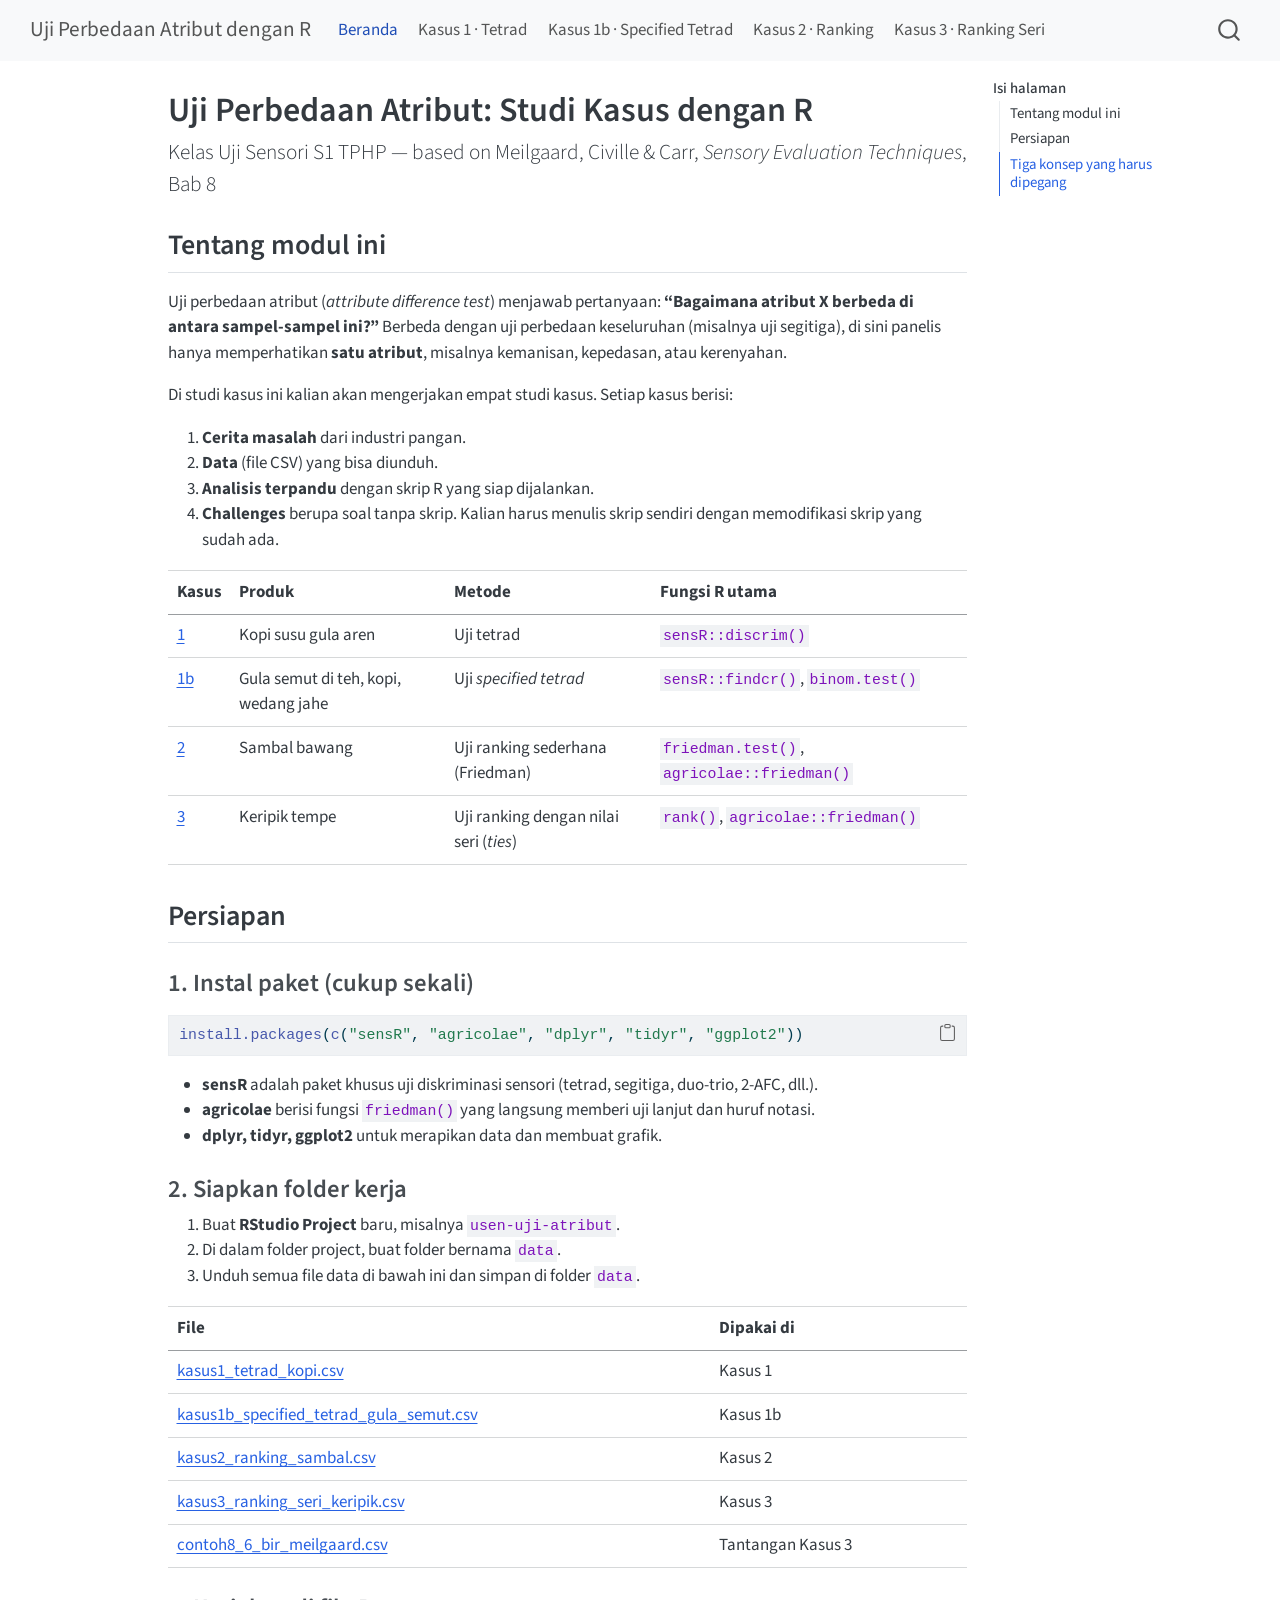
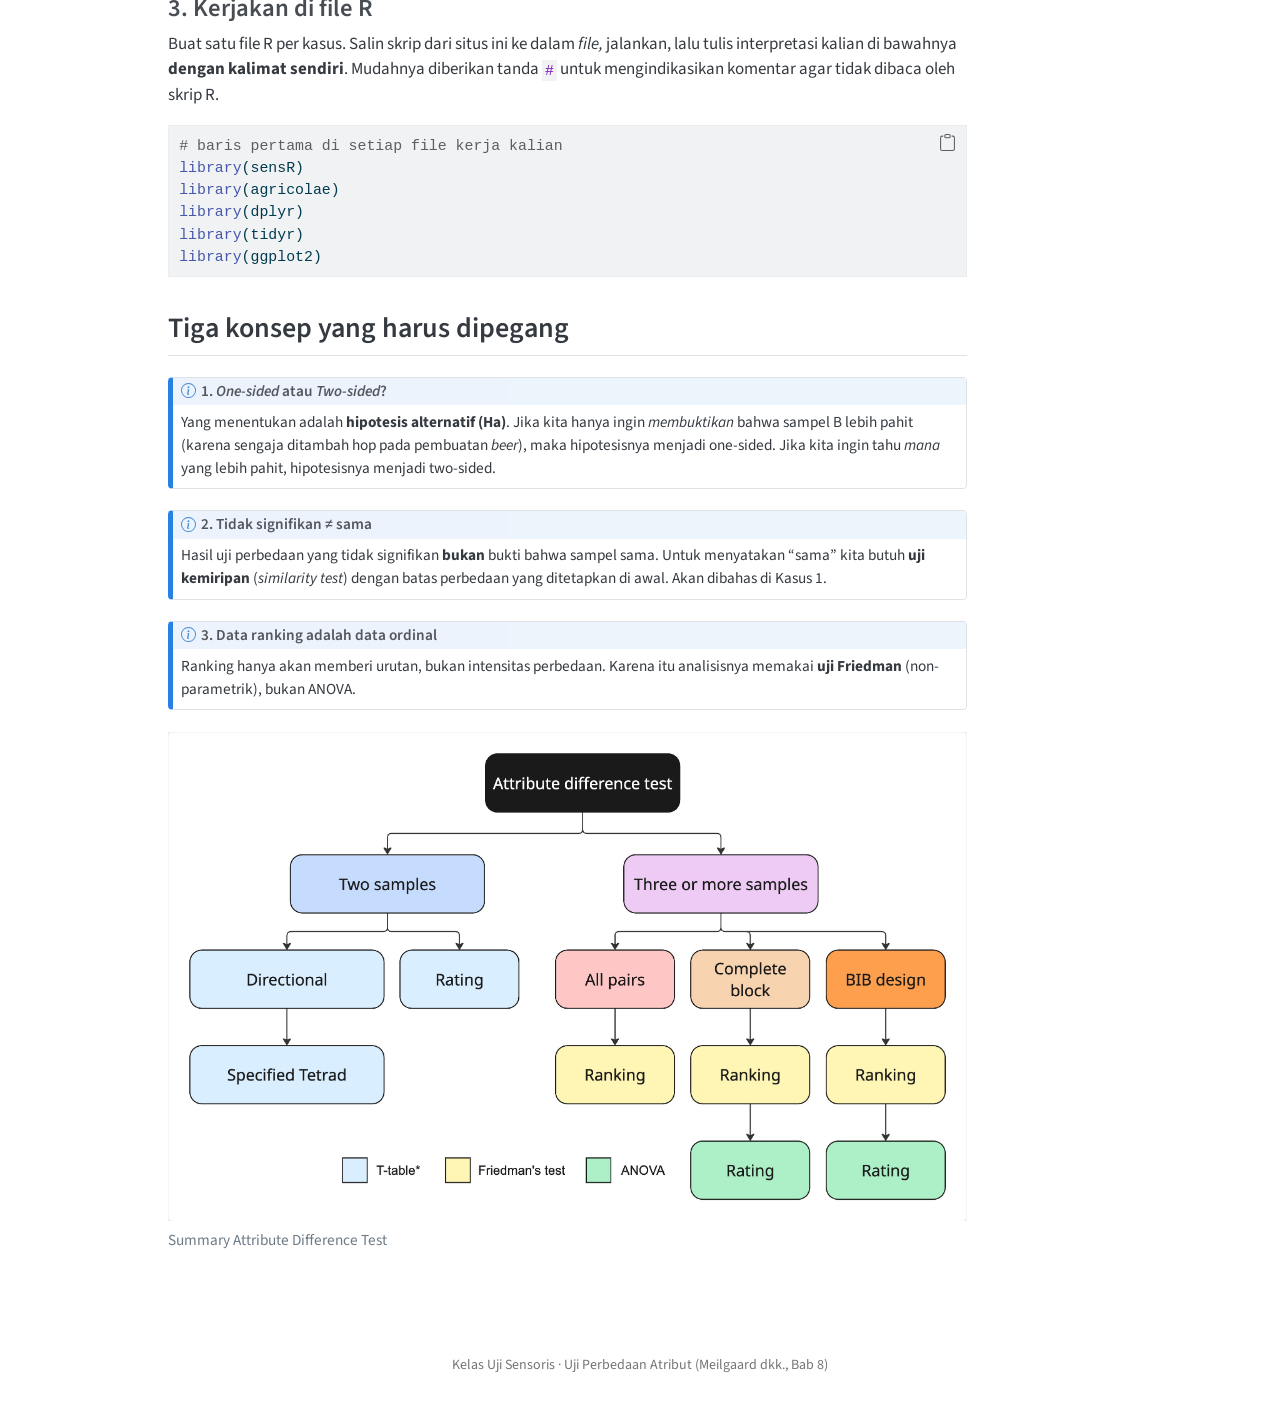
<file: index.html>
<!DOCTYPE html>
<html xmlns="http://www.w3.org/1999/xhtml" lang="id" xml:lang="id"><head>

<meta charset="utf-8">
<meta name="generator" content="quarto-1.10.18">

<meta name="viewport" content="width=device-width, initial-scale=1.0, user-scalable=yes">


<title>Uji Perbedaan Atribut: Studi Kasus dengan R – Uji Perbedaan Atribut dengan R</title>
<style>
/* Default styles provided by pandoc.
** See https://pandoc.org/MANUAL.html#variables-for-html for config info.
*/
span.smallcaps{font-variant: small-caps;}
div.columns{display: flex; gap: 1.5em;}
div.column{flex: auto;}
@media screen {
div.columns{gap: min(4vw, 1.5em);}
div.column{overflow-x: auto;}
}
div.hanging-indent{margin-left: 1.5em; text-indent: -1.5em;}
ul.task-list{list-style: none;}
ul.task-list li input[type="checkbox"] {
  width: 0.8em;
  margin: 0 0.8em 0.2em -1em; /* quarto-specific, see https://github.com/quarto-dev/quarto-cli/issues/4556 */ 
  vertical-align: middle;
}
/* CSS for syntax highlighting */
html { -webkit-text-size-adjust: 100%; }
pre > code.sourceCode { white-space: pre; position: relative; }
pre > code.sourceCode > span { display: inline-block; line-height: 1.25; }
pre > code.sourceCode > span:empty { height: 1.2em; }
.sourceCode { overflow: visible; }
code.sourceCode > span { color: inherit; text-decoration: inherit; }
div.sourceCode { margin: 1em 0; }
pre.sourceCode { margin: 0; }
@media screen {
div.sourceCode { overflow: auto; }
}
@media print {
pre > code.sourceCode { white-space: pre-wrap; }
pre > code.sourceCode > span { text-indent: -5em; padding-left: 5em; }
}
pre.numberSource code
  { counter-reset: source-line 0; }
pre.numberSource code > span
  { position: relative; left: -4em; counter-increment: source-line; }
pre.numberSource code > span > a:first-child::before
  { content: counter(source-line);
    position: relative; left: -1em; text-align: right; vertical-align: baseline;
    border: none; display: inline-block;
    -webkit-touch-callout: none; -webkit-user-select: none;
    -khtml-user-select: none; -moz-user-select: none;
    -ms-user-select: none; user-select: none;
    padding: 0 4px; width: 4em;
  }
pre.numberSource { margin-left: 3em;  padding-left: 4px; }
div.sourceCode
  {   }
@media screen {
pre > code.sourceCode > span > a:first-child::before { text-decoration: underline; }
}
</style>


<script src="site_libs/quarto-nav/quarto-nav.js"></script>
<script src="site_libs/quarto-nav/headroom.min.js"></script>
<script src="site_libs/clipboard/clipboard.min.js"></script>
<script src="site_libs/quarto-search/autocomplete.umd.js"></script>
<script src="site_libs/quarto-search/fuse.min.js"></script>
<script src="site_libs/quarto-search/quarto-search.js"></script>
<meta name="quarto:offset" content="./">
<script src="site_libs/quarto-html/quarto.js" type="module"></script>
<script src="site_libs/quarto-html/tabsets/tabsets.js" type="module"></script>
<script src="site_libs/quarto-html/popper.min.js"></script>
<script src="site_libs/quarto-html/tippy.umd.min.js"></script>
<script src="site_libs/quarto-html/anchor.min.js"></script>
<link href="site_libs/quarto-html/tippy.css" rel="stylesheet">
<link href="site_libs/quarto-html/quarto-syntax-highlighting-64a204ab8560d761af7679ceaba22944.css" rel="stylesheet" id="quarto-text-highlighting-styles">
<script src="site_libs/bootstrap/bootstrap.min.js"></script>
<link href="site_libs/bootstrap/bootstrap-icons.css" rel="stylesheet">
<link href="site_libs/bootstrap/bootstrap-282abdd4a580632c052b6858c0510cd2.min.css" rel="stylesheet" append-hash="true" id="quarto-bootstrap" data-mode="light">
<script id="quarto-search-options" type="application/json">{
  "location": "navbar",
  "copy-button": false,
  "collapse-after": 3,
  "panel-placement": "end",
  "type": "overlay",
  "limit": 50,
  "keyboard-shortcut": [
    "f",
    "/",
    "s"
  ],
  "show-item-context": false,
  "language": {
    "search-no-results-text": "Tidak ada hasil",
    "search-matching-documents-text": "dokumen cocok",
    "search-copy-link-title": "Salin tautan untuk mencari",
    "search-hide-matches-text": "Sembunyikan kecocokan lainnya",
    "search-more-match-text": "kecocokan lainnya di dokumen ini",
    "search-more-matches-text": "kecocokan lainnya di dokumen ini",
    "search-clear-button-title": "Hapus",
    "search-text-placeholder": "",
    "search-detached-cancel-button-title": "Batal",
    "search-submit-button-title": "Kirim",
    "search-label": "Mencari"
  }
}</script>
<link href="site_libs/pagedtable-1.1/css/pagedtable.css" rel="stylesheet">
<script src="site_libs/pagedtable-1.1/js/pagedtable.js"></script>


<link rel="stylesheet" href="styles.css">
</head>

<body class="nav-fixed quarto-light">

<div id="quarto-search-results"></div>
  <header id="quarto-header" class="headroom fixed-top">
    <nav class="navbar navbar-expand-lg " data-bs-theme="dark">
      <div class="navbar-container container-fluid">
      <div class="navbar-brand-container mx-auto">
    <a class="navbar-brand" href="./index.html">
    <span class="navbar-title">Uji Perbedaan Atribut dengan R</span>
    </a>
  </div>
            <div id="quarto-search" class="" title="Mencari"></div>
          <button class="navbar-toggler" type="button" data-bs-toggle="collapse" data-bs-target="#navbarCollapse" aria-controls="navbarCollapse" role="menu" aria-expanded="false" aria-label="Alihkan navigasi" onclick="if (window.quartoToggleHeadroom) { window.quartoToggleHeadroom(); }">
  <span class="navbar-toggler-icon"></span>
</button>
          <div class="collapse navbar-collapse" id="navbarCollapse">
            <ul class="navbar-nav navbar-nav-scroll me-auto">
  <li class="nav-item">
    <a class="nav-link active" href="./index.html" aria-current="page"> 
<span class="menu-text">Beranda</span></a>
  </li>  
  <li class="nav-item">
    <a class="nav-link" href="./01-tetrad.html"> 
<span class="menu-text">Kasus 1 · Tetrad</span></a>
  </li>  
  <li class="nav-item">
    <a class="nav-link" href="./01b-specified-tetrad.html"> 
<span class="menu-text">Kasus 1b · Specified Tetrad</span></a>
  </li>  
  <li class="nav-item">
    <a class="nav-link" href="./02-ranking.html"> 
<span class="menu-text">Kasus 2 · Ranking</span></a>
  </li>  
  <li class="nav-item">
    <a class="nav-link" href="./03-ranking-seri.html"> 
<span class="menu-text">Kasus 3 · Ranking Seri</span></a>
  </li>  
</ul>
          </div> <!-- /navcollapse -->
            <div class="quarto-navbar-tools">
</div>
      </div> <!-- /container-fluid -->
    </nav>
</header>
<!-- content -->
<div id="quarto-content" class="quarto-container page-columns page-rows-contents page-layout-article page-navbar">
<!-- sidebar -->
<!-- margin-sidebar -->
    <div id="quarto-margin-sidebar" class="sidebar margin-sidebar">
        <nav id="TOC" role="doc-toc" class="toc-active">
    <h2 id="toc-title">Isi halaman</h2>
   
  <ul>
  <li><a href="#tentang-modul-ini" id="toc-tentang-modul-ini" class="nav-link active" data-scroll-target="#tentang-modul-ini">Tentang modul ini</a></li>
  <li><a href="#persiapan" id="toc-persiapan" class="nav-link" data-scroll-target="#persiapan">Persiapan</a>
  <ul class="collapse">
  <li><a href="#instal-paket-cukup-sekali" id="toc-instal-paket-cukup-sekali" class="nav-link" data-scroll-target="#instal-paket-cukup-sekali">1. Instal paket (cukup sekali)</a></li>
  <li><a href="#siapkan-folder-kerja" id="toc-siapkan-folder-kerja" class="nav-link" data-scroll-target="#siapkan-folder-kerja">2. Siapkan folder kerja</a></li>
  <li><a href="#kerjakan-di-file-r" id="toc-kerjakan-di-file-r" class="nav-link" data-scroll-target="#kerjakan-di-file-r">3. Kerjakan di file R</a></li>
  </ul></li>
  <li><a href="#tiga-konsep-yang-harus-dipegang" id="toc-tiga-konsep-yang-harus-dipegang" class="nav-link" data-scroll-target="#tiga-konsep-yang-harus-dipegang">Tiga konsep yang harus dipegang</a></li>
  </ul>
</nav>
    </div>
<!-- main -->
<main class="content" id="quarto-document-content">

<header id="title-block-header" class="quarto-title-block default">
<div class="quarto-title">
<h1 class="title">Uji Perbedaan Atribut: Studi Kasus dengan R</h1>
<p class="subtitle lead">Kelas Uji Sensori S1 TPHP — based on Meilgaard, Civille &amp; Carr, <em>Sensory Evaluation Techniques</em>, Bab 8</p>
</div>



<div class="quarto-title-meta">

    
  
    
  </div>
  


</header>


<section id="tentang-modul-ini" class="level2">
<h2 class="anchored" data-anchor-id="tentang-modul-ini">Tentang modul ini</h2>
<p>Uji perbedaan atribut (<em>attribute difference test</em>) menjawab pertanyaan: <strong>“Bagaimana atribut X berbeda di antara sampel-sampel ini?”</strong> Berbeda dengan uji perbedaan keseluruhan (misalnya uji segitiga), di sini panelis hanya memperhatikan <strong>satu atribut</strong>, misalnya kemanisan, kepedasan, atau kerenyahan.</p>
<p>Di studi kasus ini kalian akan mengerjakan empat studi kasus. Setiap kasus berisi:</p>
<ol type="1">
<li><strong>Cerita masalah</strong> dari industri pangan.</li>
<li><strong>Data</strong> (file CSV) yang bisa diunduh.</li>
<li><strong>Analisis terpandu</strong> dengan skrip R yang siap dijalankan.</li>
<li><strong>Challenges</strong> berupa soal tanpa skrip. Kalian harus menulis skrip sendiri dengan memodifikasi skrip yang sudah ada.</li>
</ol>
<table class="caption-top table">
<thead>
<tr class="header">
<th>Kasus</th>
<th>Produk</th>
<th>Metode</th>
<th>Fungsi R utama</th>
</tr>
</thead>
<tbody>
<tr class="odd">
<td><a href="./01-tetrad.html">1</a></td>
<td>Kopi susu gula aren</td>
<td>Uji tetrad</td>
<td><code>sensR::discrim()</code></td>
</tr>
<tr class="even">
<td><a href="./01b-specified-tetrad.html">1b</a></td>
<td>Gula semut di teh, kopi, wedang jahe</td>
<td>Uji <em>specified tetrad</em></td>
<td><code>sensR::findcr()</code>, <code>binom.test()</code></td>
</tr>
<tr class="odd">
<td><a href="./02-ranking.html">2</a></td>
<td>Sambal bawang</td>
<td>Uji ranking sederhana (Friedman)</td>
<td><code>friedman.test()</code>, <code>agricolae::friedman()</code></td>
</tr>
<tr class="even">
<td><a href="./03-ranking-seri.html">3</a></td>
<td>Keripik tempe</td>
<td>Uji ranking dengan nilai seri (<em>ties</em>)</td>
<td><code>rank()</code>, <code>agricolae::friedman()</code></td>
</tr>
</tbody>
</table>
</section>
<section id="persiapan" class="level2">
<h2 class="anchored" data-anchor-id="persiapan">Persiapan</h2>
<section id="instal-paket-cukup-sekali" class="level3">
<h3 class="anchored" data-anchor-id="instal-paket-cukup-sekali">1. Instal paket (cukup sekali)</h3>
<div class="cell">
<div class="code-copy-outer-scaffold"><div class="sourceCode cell-code" id="cb1"><pre class="sourceCode r code-with-copy"><code class="sourceCode r"><span id="cb1-1"><a href="#cb1-1" aria-hidden="true" tabindex="-1"></a><span class="fu">install.packages</span>(<span class="fu">c</span>(<span class="st">"sensR"</span>, <span class="st">"agricolae"</span>, <span class="st">"dplyr"</span>, <span class="st">"tidyr"</span>, <span class="st">"ggplot2"</span>))</span></code></pre></div><button title="Salin ke Papan Klip" class="code-copy-button"><i class="bi"></i></button></div>
</div>
<ul>
<li><strong>sensR</strong> adalah paket khusus uji diskriminasi sensori (tetrad, segitiga, duo-trio, 2-AFC, dll.).</li>
<li><strong>agricolae</strong> berisi fungsi <code>friedman()</code> yang langsung memberi uji lanjut dan huruf notasi.</li>
<li><strong>dplyr, tidyr, ggplot2</strong> untuk merapikan data dan membuat grafik.</li>
</ul>
</section>
<section id="siapkan-folder-kerja" class="level3">
<h3 class="anchored" data-anchor-id="siapkan-folder-kerja">2. Siapkan folder kerja</h3>
<ol type="1">
<li>Buat <strong>RStudio Project</strong> baru, misalnya <code>usen-uji-atribut</code>.</li>
<li>Di dalam folder project, buat folder bernama <code>data</code>.</li>
<li>Unduh semua file data di bawah ini dan simpan di folder <code>data</code>.</li>
</ol>
<table class="caption-top table">
<thead>
<tr class="header">
<th>File</th>
<th>Dipakai di</th>
</tr>
</thead>
<tbody>
<tr class="odd">
<td><a href="data/kasus1_tetrad_kopi.csv">kasus1_tetrad_kopi.csv</a></td>
<td>Kasus 1</td>
</tr>
<tr class="even">
<td><a href="data/kasus1b_specified_tetrad_gula_semut.csv">kasus1b_specified_tetrad_gula_semut.csv</a></td>
<td>Kasus 1b</td>
</tr>
<tr class="odd">
<td><a href="data/kasus2_ranking_sambal.csv">kasus2_ranking_sambal.csv</a></td>
<td>Kasus 2</td>
</tr>
<tr class="even">
<td><a href="data/kasus3_ranking_seri_keripik.csv">kasus3_ranking_seri_keripik.csv</a></td>
<td>Kasus 3</td>
</tr>
<tr class="odd">
<td><a href="data/contoh8_6_bir_meilgaard.csv">contoh8_6_bir_meilgaard.csv</a></td>
<td>Tantangan Kasus 3</td>
</tr>
</tbody>
</table>
</section>
<section id="kerjakan-di-file-r" class="level3">
<h3 class="anchored" data-anchor-id="kerjakan-di-file-r">3. Kerjakan di file R</h3>
<p>Buat satu file R per kasus. Salin skrip dari situs ini ke dalam <em>file,</em> jalankan, lalu tulis interpretasi kalian di bawahnya <strong>dengan kalimat sendiri</strong>. Mudahnya diberikan tanda <code>#</code> untuk mengindikasikan komentar agar tidak dibaca oleh skrip R.</p>
<div class="cell">
<div class="code-copy-outer-scaffold"><div class="sourceCode cell-code" id="cb2"><pre class="sourceCode r code-with-copy"><code class="sourceCode r"><span id="cb2-1"><a href="#cb2-1" aria-hidden="true" tabindex="-1"></a><span class="co"># baris pertama di setiap file kerja kalian</span></span>
<span id="cb2-2"><a href="#cb2-2" aria-hidden="true" tabindex="-1"></a><span class="fu">library</span>(sensR)</span>
<span id="cb2-3"><a href="#cb2-3" aria-hidden="true" tabindex="-1"></a><span class="fu">library</span>(agricolae)</span>
<span id="cb2-4"><a href="#cb2-4" aria-hidden="true" tabindex="-1"></a><span class="fu">library</span>(dplyr)</span>
<span id="cb2-5"><a href="#cb2-5" aria-hidden="true" tabindex="-1"></a><span class="fu">library</span>(tidyr)</span>
<span id="cb2-6"><a href="#cb2-6" aria-hidden="true" tabindex="-1"></a><span class="fu">library</span>(ggplot2)</span></code></pre></div><button title="Salin ke Papan Klip" class="code-copy-button"><i class="bi"></i></button></div>
</div>
</section>
</section>
<section id="tiga-konsep-yang-harus-dipegang" class="level2">
<h2 class="anchored" data-anchor-id="tiga-konsep-yang-harus-dipegang">Tiga konsep yang harus dipegang</h2>
<div class="callout callout-style-default callout-note callout-titled">
<div class="callout-header d-flex align-content-center">
<div class="callout-icon-container">
<i class="callout-icon"></i>
</div>
<div class="callout-title-container flex-fill">
<span class="screen-reader-only">Catatan</span>1. <em>One-sided</em> atau <em>Two-sided</em>?
</div>
</div>
<div class="callout-body-container callout-body">
<p>Yang menentukan adalah <strong>hipotesis alternatif (Ha)</strong>. Jika kita hanya ingin <em>membuktikan</em> bahwa sampel B lebih pahit (karena sengaja ditambah hop pada pembuatan <em>beer</em>), maka hipotesisnya menjadi one-sided. Jika kita ingin tahu <em>mana</em> yang lebih pahit, hipotesisnya menjadi two-sided.</p>
</div>
</div>
<div class="callout callout-style-default callout-note callout-titled">
<div class="callout-header d-flex align-content-center">
<div class="callout-icon-container">
<i class="callout-icon"></i>
</div>
<div class="callout-title-container flex-fill">
<span class="screen-reader-only">Catatan</span>2. Tidak signifikan ≠ sama
</div>
</div>
<div class="callout-body-container callout-body">
<p>Hasil uji perbedaan yang tidak signifikan <strong>bukan</strong> bukti bahwa sampel sama. Untuk menyatakan “sama” kita butuh <strong>uji kemiripan</strong> (<em>similarity test</em>) dengan batas perbedaan yang ditetapkan di awal. Akan dibahas di Kasus 1.</p>
</div>
</div>
<div class="callout callout-style-default callout-note callout-titled">
<div class="callout-header d-flex align-content-center">
<div class="callout-icon-container">
<i class="callout-icon"></i>
</div>
<div class="callout-title-container flex-fill">
<span class="screen-reader-only">Catatan</span>3. Data ranking adalah data ordinal
</div>
</div>
<div class="callout-body-container callout-body">
<p>Ranking hanya akan memberi urutan, bukan intensitas perbedaan. Karena itu analisisnya memakai <strong>uji Friedman</strong> (non-parametrik), bukan ANOVA.</p>
</div>
</div>
<div class="quarto-figure quarto-figure-center">
<figure class="figure">
<p><img src="images/Uji Sensoris.jpg" class="img-fluid figure-img"></p>
<figcaption>Summary Attribute Difference Test</figcaption>
</figure>
</div>


</section>

</main> <!-- /main -->
<script id="quarto-html-after-body" type="application/javascript">
  window.document.addEventListener("DOMContentLoaded", function (event) {
    const icon = "";
    const anchorJS = new window.AnchorJS();
    anchorJS.options = {
      placement: 'right',
      icon: icon
    };
    anchorJS.add('.anchored');
    const isCodeAnnotation = (el) => {
      for (const clz of el.classList) {
        if (clz.startsWith('code-annotation-')) {                     
          return true;
        }
      }
      return false;
    }
    const onCopySuccess = function(e) {
      // button target
      const button = e.trigger;
      // don't keep focus
      button.blur();
      // flash "checked"
      button.classList.add('code-copy-button-checked');
      var currentTitle = button.getAttribute("title");
      button.setAttribute("title", "Disalin!");
      let tooltip;
      if (window.bootstrap) {
        button.setAttribute("data-bs-toggle", "tooltip");
        button.setAttribute("data-bs-placement", "left");
        button.setAttribute("data-bs-title", "Disalin!");
        tooltip = new bootstrap.Tooltip(button, 
          { trigger: "manual", 
            customClass: "code-copy-button-tooltip",
            offset: [0, -8]});
        tooltip.show();    
      }
      setTimeout(function() {
        if (tooltip) {
          tooltip.hide();
          button.removeAttribute("data-bs-title");
          button.removeAttribute("data-bs-toggle");
          button.removeAttribute("data-bs-placement");
        }
        button.setAttribute("title", currentTitle);
        button.classList.remove('code-copy-button-checked');
      }, 1000);
      // clear code selection
      e.clearSelection();
    }
    const getTextToCopy = function(trigger) {
      const outerScaffold = trigger.parentElement.cloneNode(true);
      const codeEl = outerScaffold.querySelector('code');
      for (const childEl of codeEl.children) {
        if (isCodeAnnotation(childEl)) {
          childEl.remove();
        }
      }
      return codeEl.innerText;
    }
    const clipboard = new window.ClipboardJS('.code-copy-button:not([data-in-quarto-modal])', {
      text: getTextToCopy
    });
    clipboard.on('success', onCopySuccess);
    if (window.document.getElementById('quarto-embedded-source-code-modal')) {
      const clipboardModal = new window.ClipboardJS('.code-copy-button[data-in-quarto-modal]', {
        text: getTextToCopy,
        container: window.document.getElementById('quarto-embedded-source-code-modal')
      });
      clipboardModal.on('success', onCopySuccess);
    }
      var localhostRegex = new RegExp(/^(?:http|https):\/\/localhost\:?[0-9]*\//);
      var mailtoRegex = new RegExp(/^mailto:/);
        var filterRegex = new RegExp("https:\/\/andikawicaks\.github\.io\/uji-sensoris-tphp-TPHP262504\/");
      var isInternal = (href) => {
          return filterRegex.test(href) || localhostRegex.test(href) || mailtoRegex.test(href);
      }
      // Inspect non-navigation links and adorn them if external
     var links = window.document.querySelectorAll('a[href]:not(.nav-link):not(.navbar-brand):not(.toc-action):not(.sidebar-link):not(.sidebar-item-toggle):not(.pagination-link):not(.no-external):not([aria-hidden]):not(.dropdown-item):not(.quarto-navigation-tool):not(.about-link)');
      for (var i=0; i<links.length; i++) {
        const link = links[i];
        if (!isInternal(link.href)) {
          // undo the damage that might have been done by quarto-nav.js in the case of
          // links that we want to consider external
          if (link.dataset.originalHref !== undefined) {
            link.href = link.dataset.originalHref;
          }
        }
      }
    function tippyHover(el, contentFn, onTriggerFn, onUntriggerFn) {
      const config = {
        allowHTML: true,
        maxWidth: 500,
        delay: 100,
        arrow: false,
        appendTo: function(el) {
            return el.parentElement;
        },
        interactive: true,
        interactiveBorder: 10,
        theme: 'quarto',
        placement: 'bottom-start',
      };
      if (contentFn) {
        config.content = contentFn;
      }
      if (onTriggerFn) {
        config.onTrigger = onTriggerFn;
      }
      if (onUntriggerFn) {
        config.onUntrigger = onUntriggerFn;
      }
      window.tippy(el, config); 
    }
    const noterefs = window.document.querySelectorAll('a[role="doc-noteref"]');
    for (var i=0; i<noterefs.length; i++) {
      const ref = noterefs[i];
      tippyHover(ref, function() {
        // use id or data attribute instead here
        let href = ref.getAttribute('data-footnote-href') || ref.getAttribute('href');
        try { href = new URL(href).hash; } catch {}
        const id = href.replace(/^#\/?/, "");
        const note = window.document.getElementById(id);
        if (note) {
          return note.innerHTML;
        } else {
          return "";
        }
      });
    }
    const xrefs = window.document.querySelectorAll('a.quarto-xref');
    const processXRef = (id, note) => {
      // Strip column container classes
      const stripColumnClz = (el) => {
        el.classList.remove("page-full", "page-columns");
        if (el.children) {
          for (const child of el.children) {
            stripColumnClz(child);
          }
        }
      }
      stripColumnClz(note)
      if (id === null || id.startsWith('sec-')) {
        // Special case sections, only their first couple elements
        const container = document.createElement("div");
        if (note.children && note.children.length > 2) {
          container.appendChild(note.children[0].cloneNode(true));
          for (let i = 1; i < note.children.length; i++) {
            const child = note.children[i];
            if (child.tagName === "P" && child.innerText === "") {
              continue;
            } else {
              container.appendChild(child.cloneNode(true));
              break;
            }
          }
          if (window.Quarto?.typesetMath) {
            window.Quarto.typesetMath(container);
          }
          return container.innerHTML
        } else {
          if (window.Quarto?.typesetMath) {
            window.Quarto.typesetMath(note);
          }
          return note.innerHTML;
        }
      } else {
        // Remove any anchor links if they are present
        const anchorLink = note.querySelector('a.anchorjs-link');
        if (anchorLink) {
          anchorLink.remove();
        }
        if (window.Quarto?.typesetMath) {
          window.Quarto.typesetMath(note);
        }
        if (note.classList.contains("callout")) {
          return note.outerHTML;
        } else {
          return note.innerHTML;
        }
      }
    }
    for (var i=0; i<xrefs.length; i++) {
      const xref = xrefs[i];
      tippyHover(xref, undefined, function(instance) {
        instance.disable();
        let url = xref.getAttribute('href');
        let hash = undefined; 
        if (url.startsWith('#')) {
          hash = url;
        } else {
          try { hash = new URL(url).hash; } catch {}
        }
        if (hash) {
          const id = hash.replace(/^#\/?/, "");
          const note = window.document.getElementById(id);
          if (note !== null) {
            try {
              const html = processXRef(id, note.cloneNode(true));
              instance.setContent(html);
            } finally {
              instance.enable();
              instance.show();
            }
          } else {
            // See if we can fetch this
            fetch(url.split('#')[0])
            .then(res => res.text())
            .then(html => {
              const parser = new DOMParser();
              const htmlDoc = parser.parseFromString(html, "text/html");
              const note = htmlDoc.getElementById(id);
              if (note !== null) {
                const html = processXRef(id, note);
                instance.setContent(html);
              } 
            }).finally(() => {
              instance.enable();
              instance.show();
            });
          }
        } else {
          // See if we can fetch a full url (with no hash to target)
          // This is a special case and we should probably do some content thinning / targeting
          fetch(url)
          .then(res => res.text())
          .then(html => {
            const parser = new DOMParser();
            const htmlDoc = parser.parseFromString(html, "text/html");
            const note = htmlDoc.querySelector('main.content');
            if (note !== null) {
              // This should only happen for chapter cross references
              // (since there is no id in the URL)
              // remove the first header
              if (note.children.length > 0 && note.children[0].tagName === "HEADER") {
                note.children[0].remove();
              }
              const html = processXRef(null, note);
              instance.setContent(html);
            } 
          }).finally(() => {
            instance.enable();
            instance.show();
          });
        }
      }, function(instance) {
      });
    }
        let selectedAnnoteEl;
        const selectorForAnnotation = ( cell, annotation) => {
          let cellAttr = 'data-code-cell="' + cell + '"';
          let lineAttr = 'data-code-annotation="' +  annotation + '"';
          const selector = 'span[' + cellAttr + '][' + lineAttr + ']';
          return selector;
        }
        const selectCodeLines = (annoteEl) => {
          const doc = window.document;
          const targetCell = annoteEl.getAttribute("data-target-cell");
          const targetAnnotation = annoteEl.getAttribute("data-target-annotation");
          const annoteSpan = window.document.querySelector(selectorForAnnotation(targetCell, targetAnnotation));
          const lines = annoteSpan.getAttribute("data-code-lines").split(",");
          const lineIds = lines.map((line) => {
            return targetCell + "-" + line;
          })
          let top = null;
          let height = null;
          let parent = null;
          if (lineIds.length > 0) {
              //compute the position of the single el (top and bottom and make a div)
              const el = window.document.getElementById(lineIds[0]);
              top = el.offsetTop;
              height = el.offsetHeight;
              parent = el.parentElement.parentElement;
            if (lineIds.length > 1) {
              const lastEl = window.document.getElementById(lineIds[lineIds.length - 1]);
              const bottom = lastEl.offsetTop + lastEl.offsetHeight;
              height = bottom - top;
            }
            if (top !== null && height !== null && parent !== null) {
              // cook up a div (if necessary) and position it 
              let div = window.document.getElementById("code-annotation-line-highlight");
              if (div === null) {
                div = window.document.createElement("div");
                div.setAttribute("id", "code-annotation-line-highlight");
                div.style.position = 'absolute';
                parent.appendChild(div);
              }
              div.style.top = top - 2 + "px";
              div.style.height = height + 4 + "px";
              div.style.left = 0;
              let gutterDiv = window.document.getElementById("code-annotation-line-highlight-gutter");
              if (gutterDiv === null) {
                gutterDiv = window.document.createElement("div");
                gutterDiv.setAttribute("id", "code-annotation-line-highlight-gutter");
                gutterDiv.style.position = 'absolute';
                const codeCell = window.document.getElementById(targetCell);
                const gutter = codeCell.querySelector('.code-annotation-gutter');
                gutter.appendChild(gutterDiv);
              }
              gutterDiv.style.top = top - 2 + "px";
              gutterDiv.style.height = height + 4 + "px";
            }
            selectedAnnoteEl = annoteEl;
          }
        };
        const unselectCodeLines = () => {
          const elementsIds = ["code-annotation-line-highlight", "code-annotation-line-highlight-gutter"];
          elementsIds.forEach((elId) => {
            const div = window.document.getElementById(elId);
            if (div) {
              div.remove();
            }
          });
          selectedAnnoteEl = undefined;
        };
          // Handle positioning of the toggle
      window.addEventListener(
        "resize",
        throttle(() => {
          elRect = undefined;
          if (selectedAnnoteEl) {
            selectCodeLines(selectedAnnoteEl);
          }
        }, 10)
      );
      function throttle(fn, ms) {
      let throttle = false;
      let timer;
        return (...args) => {
          if(!throttle) { // first call gets through
              fn.apply(this, args);
              throttle = true;
          } else { // all the others get throttled
              if(timer) clearTimeout(timer); // cancel #2
              timer = setTimeout(() => {
                fn.apply(this, args);
                timer = throttle = false;
              }, ms);
          }
        };
      }
        // Attach click handler to the DT
        const annoteDls = window.document.querySelectorAll('dt[data-target-cell]');
        for (const annoteDlNode of annoteDls) {
          annoteDlNode.addEventListener('click', (event) => {
            const clickedEl = event.target;
            if (clickedEl !== selectedAnnoteEl) {
              unselectCodeLines();
              const activeEl = window.document.querySelector('dt[data-target-cell].code-annotation-active');
              if (activeEl) {
                activeEl.classList.remove('code-annotation-active');
              }
              selectCodeLines(clickedEl);
              clickedEl.classList.add('code-annotation-active');
            } else {
              // Unselect the line
              unselectCodeLines();
              clickedEl.classList.remove('code-annotation-active');
            }
          });
        }
    const findCites = (el) => {
      const parentEl = el.parentElement;
      if (parentEl) {
        const cites = parentEl.dataset.cites;
        if (cites) {
          return {
            el,
            cites: cites.split(' ')
          };
        } else {
          return findCites(el.parentElement)
        }
      } else {
        return undefined;
      }
    };
    var bibliorefs = window.document.querySelectorAll('a[role="doc-biblioref"]');
    for (var i=0; i<bibliorefs.length; i++) {
      const ref = bibliorefs[i];
      const citeInfo = findCites(ref);
      if (citeInfo) {
        tippyHover(citeInfo.el, function() {
          var popup = window.document.createElement('div');
          citeInfo.cites.forEach(function(cite) {
            var citeDiv = window.document.createElement('div');
            citeDiv.classList.add('hanging-indent');
            citeDiv.classList.add('csl-entry');
            var biblioDiv = window.document.getElementById('ref-' + cite);
            if (biblioDiv) {
              citeDiv.innerHTML = biblioDiv.innerHTML;
            }
            popup.appendChild(citeDiv);
          });
          return popup.innerHTML;
        });
      }
    }
  });
  </script>
</div> <!-- /content -->
<footer class="footer">
  <div class="nav-footer">
    <div class="nav-footer-left">
      &nbsp;
    </div>   
    <div class="nav-footer-center">
<p>Kelas Uji Sensoris · Uji Perbedaan Atribut (Meilgaard dkk., Bab 8)</p>
</div>
    <div class="nav-footer-right">
      &nbsp;
    </div>
  </div>
</footer>




</body></html>
</file>
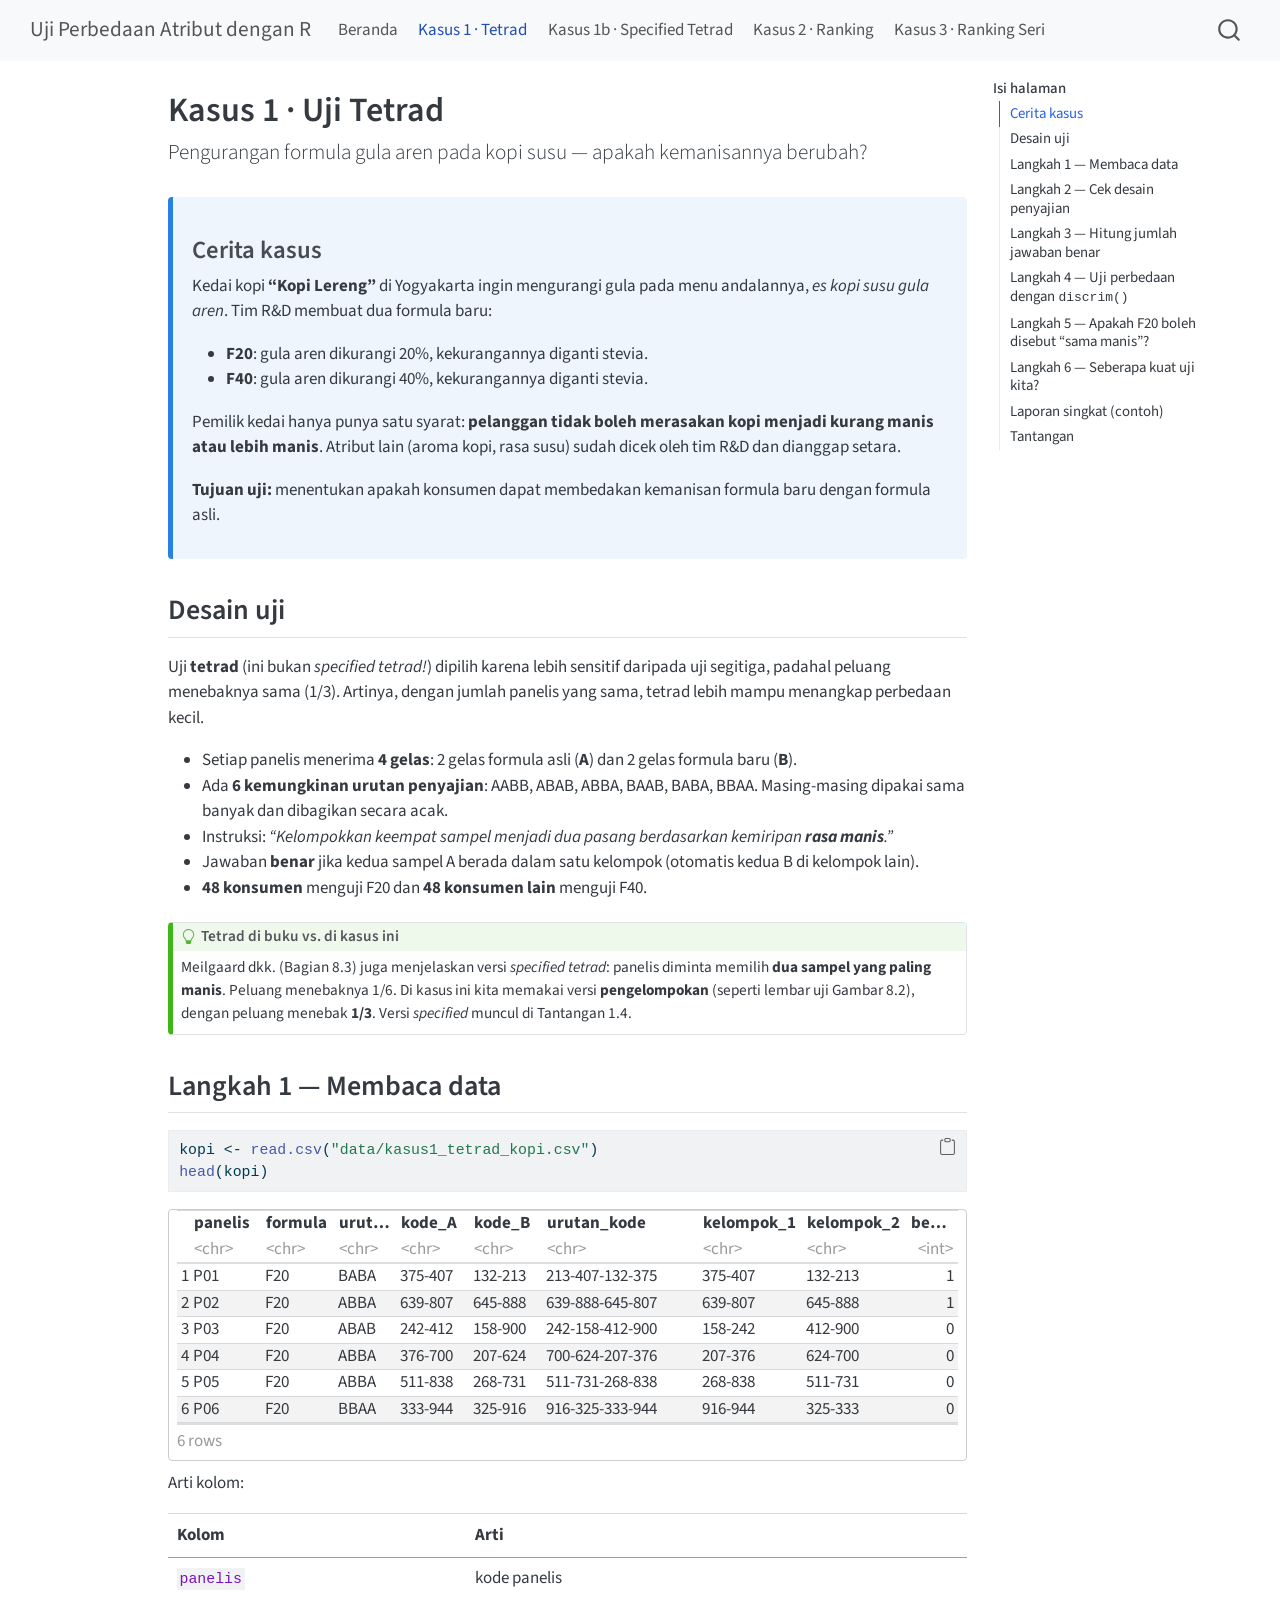
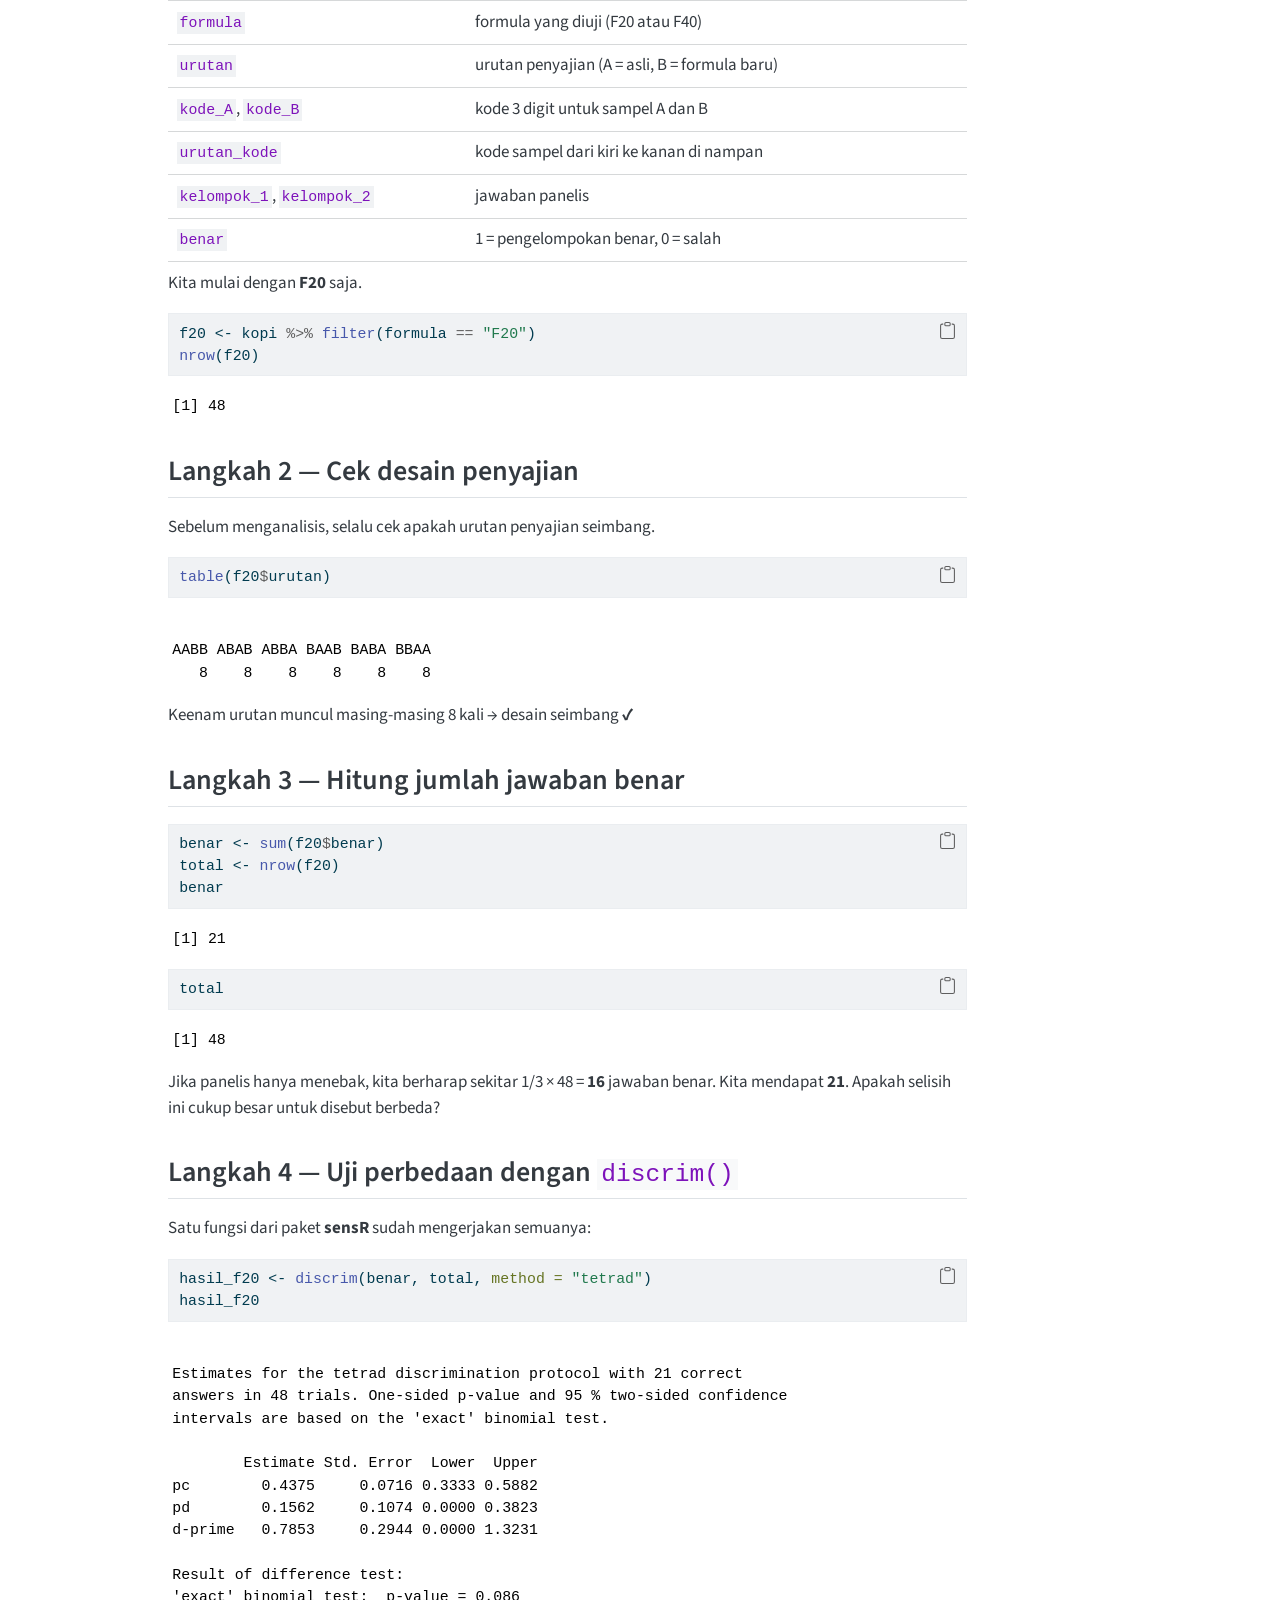
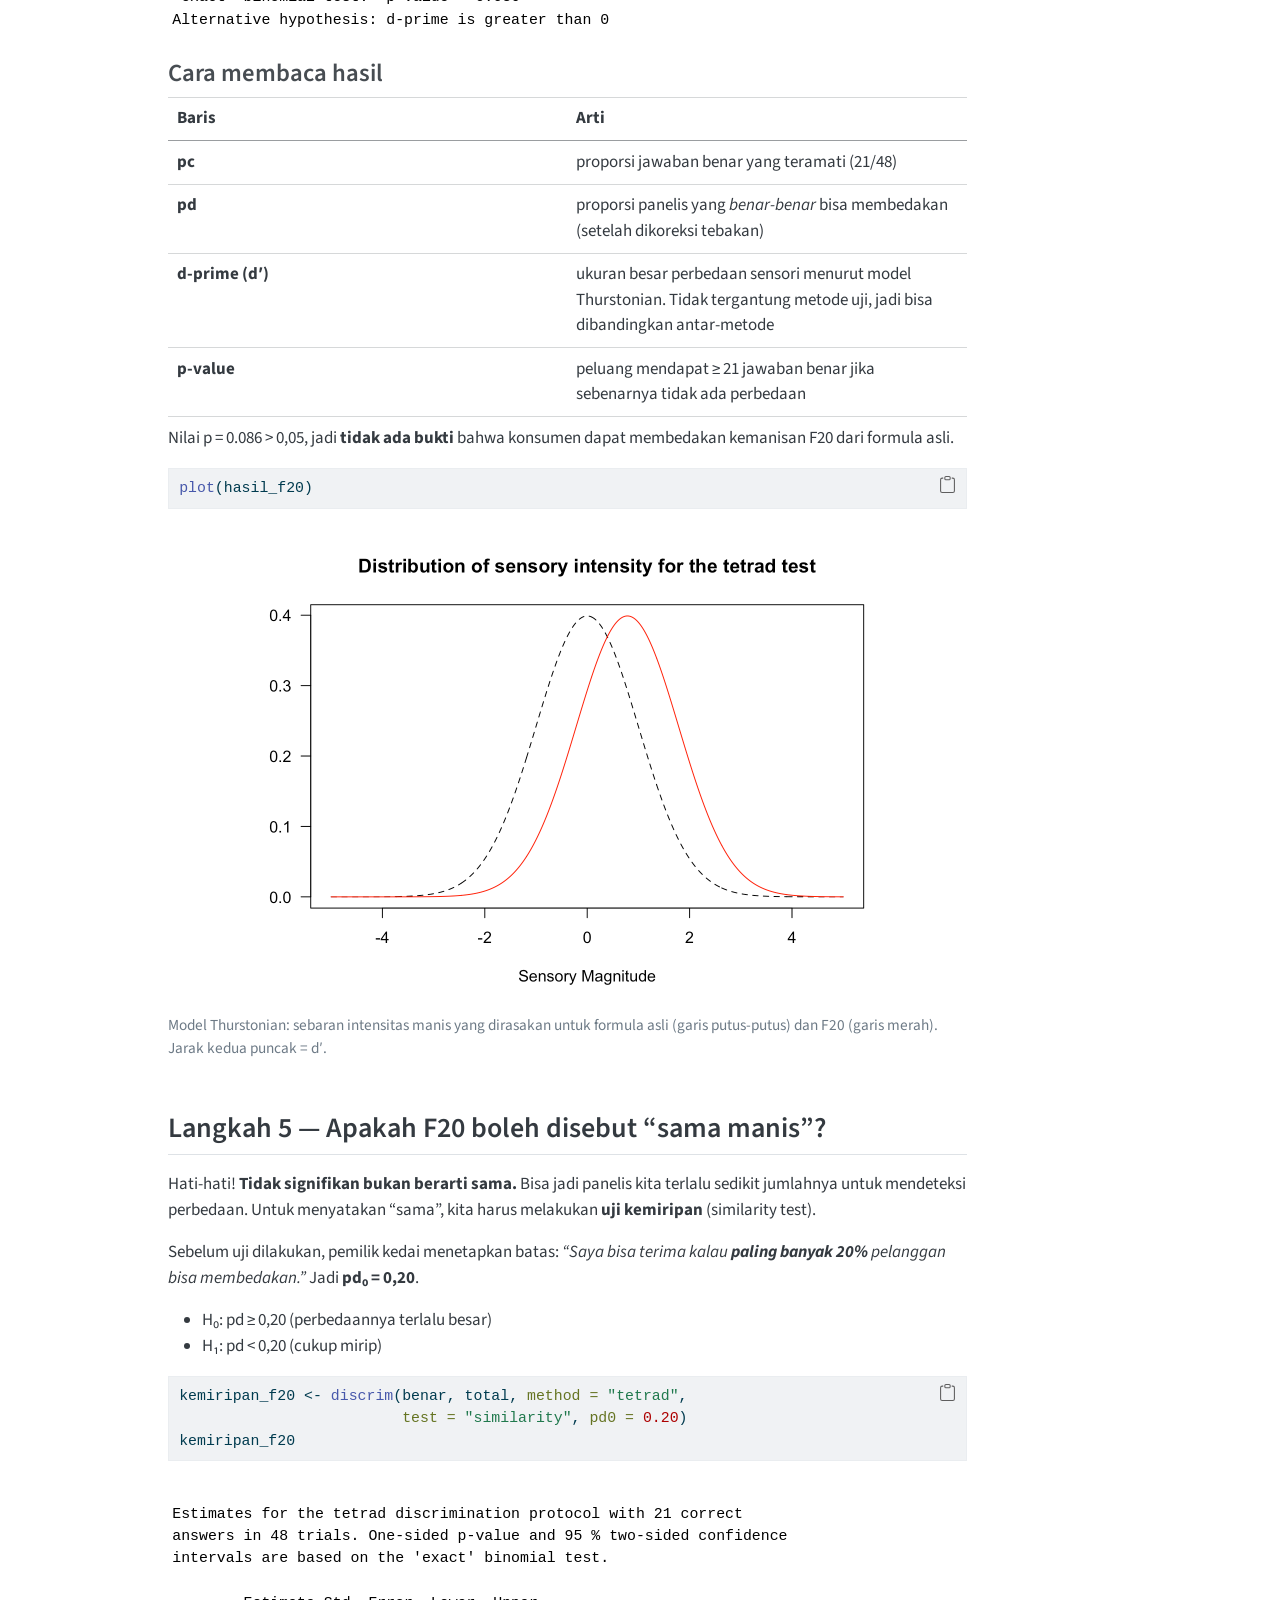
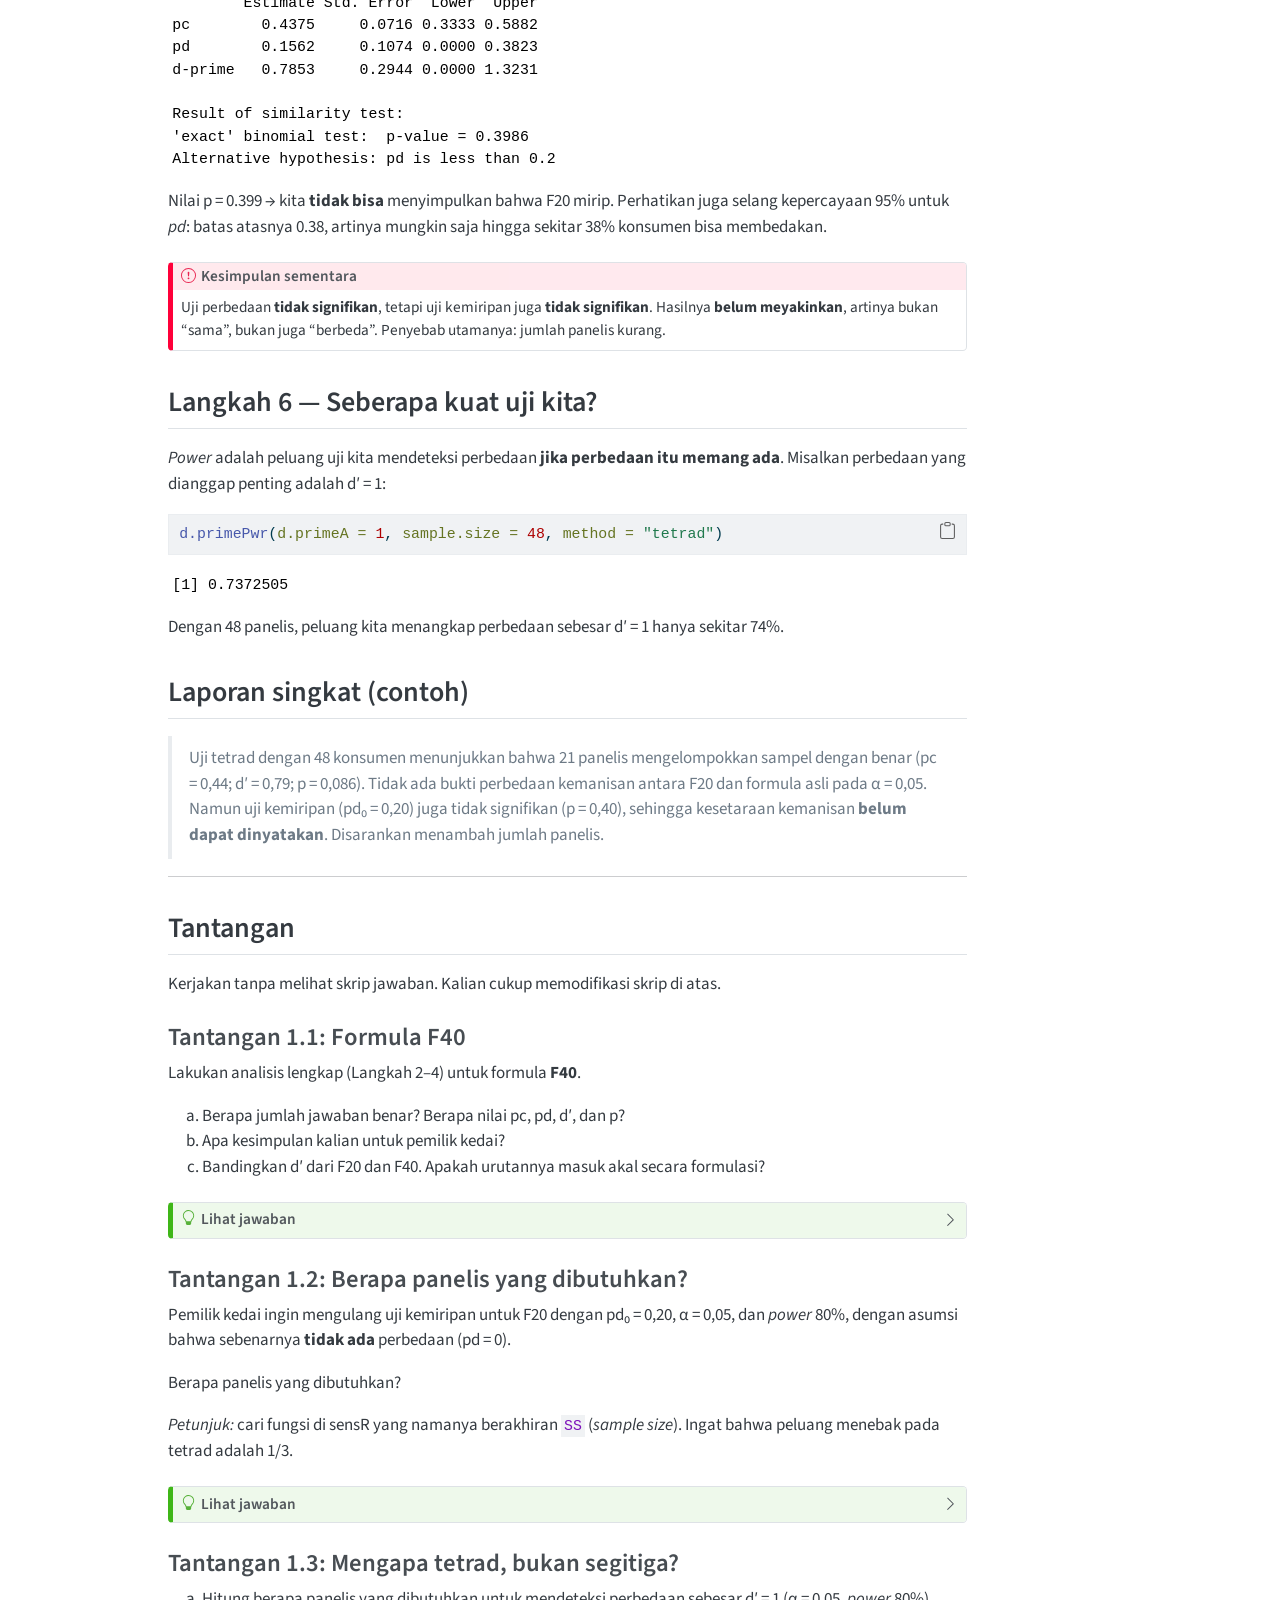
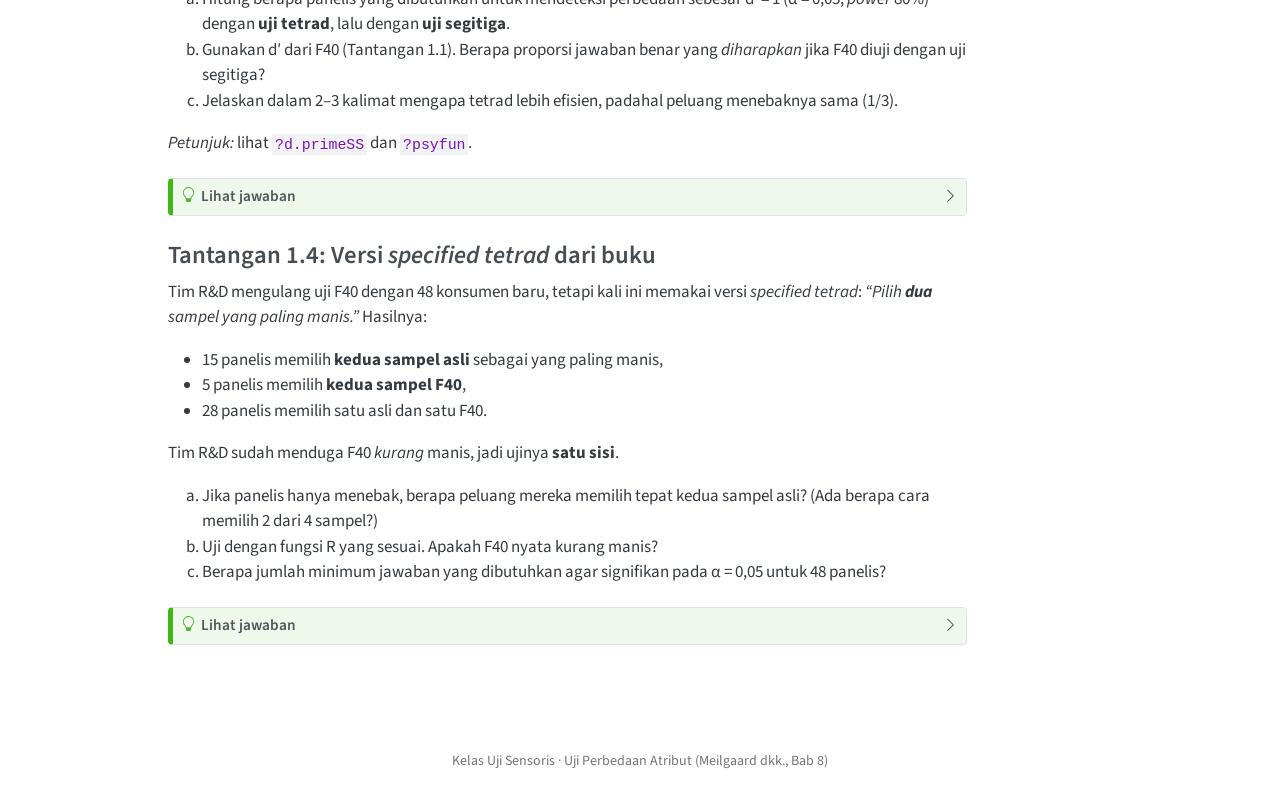
<file: 01-tetrad.html>
<!DOCTYPE html>
<html xmlns="http://www.w3.org/1999/xhtml" lang="id" xml:lang="id"><head>

<meta charset="utf-8">
<meta name="generator" content="quarto-1.10.18">

<meta name="viewport" content="width=device-width, initial-scale=1.0, user-scalable=yes">


<title>Kasus 1 · Uji Tetrad – Uji Perbedaan Atribut dengan R</title>
<style>
/* Default styles provided by pandoc.
** See https://pandoc.org/MANUAL.html#variables-for-html for config info.
*/
span.smallcaps{font-variant: small-caps;}
div.columns{display: flex; gap: 1.5em;}
div.column{flex: auto;}
@media screen {
div.columns{gap: min(4vw, 1.5em);}
div.column{overflow-x: auto;}
}
div.hanging-indent{margin-left: 1.5em; text-indent: -1.5em;}
ul.task-list{list-style: none;}
ul.task-list li input[type="checkbox"] {
  width: 0.8em;
  margin: 0 0.8em 0.2em -1em; /* quarto-specific, see https://github.com/quarto-dev/quarto-cli/issues/4556 */ 
  vertical-align: middle;
}
/* CSS for syntax highlighting */
html { -webkit-text-size-adjust: 100%; }
pre > code.sourceCode { white-space: pre; position: relative; }
pre > code.sourceCode > span { display: inline-block; line-height: 1.25; }
pre > code.sourceCode > span:empty { height: 1.2em; }
.sourceCode { overflow: visible; }
code.sourceCode > span { color: inherit; text-decoration: inherit; }
div.sourceCode { margin: 1em 0; }
pre.sourceCode { margin: 0; }
@media screen {
div.sourceCode { overflow: auto; }
}
@media print {
pre > code.sourceCode { white-space: pre-wrap; }
pre > code.sourceCode > span { text-indent: -5em; padding-left: 5em; }
}
pre.numberSource code
  { counter-reset: source-line 0; }
pre.numberSource code > span
  { position: relative; left: -4em; counter-increment: source-line; }
pre.numberSource code > span > a:first-child::before
  { content: counter(source-line);
    position: relative; left: -1em; text-align: right; vertical-align: baseline;
    border: none; display: inline-block;
    -webkit-touch-callout: none; -webkit-user-select: none;
    -khtml-user-select: none; -moz-user-select: none;
    -ms-user-select: none; user-select: none;
    padding: 0 4px; width: 4em;
  }
pre.numberSource { margin-left: 3em;  padding-left: 4px; }
div.sourceCode
  {   }
@media screen {
pre > code.sourceCode > span > a:first-child::before { text-decoration: underline; }
}
</style>


<script src="site_libs/quarto-nav/quarto-nav.js"></script>
<script src="site_libs/quarto-nav/headroom.min.js"></script>
<script src="site_libs/clipboard/clipboard.min.js"></script>
<script src="site_libs/quarto-search/autocomplete.umd.js"></script>
<script src="site_libs/quarto-search/fuse.min.js"></script>
<script src="site_libs/quarto-search/quarto-search.js"></script>
<meta name="quarto:offset" content="./">
<script src="site_libs/quarto-html/quarto.js" type="module"></script>
<script src="site_libs/quarto-html/tabsets/tabsets.js" type="module"></script>
<script src="site_libs/quarto-html/popper.min.js"></script>
<script src="site_libs/quarto-html/tippy.umd.min.js"></script>
<script src="site_libs/quarto-html/anchor.min.js"></script>
<link href="site_libs/quarto-html/tippy.css" rel="stylesheet">
<link href="site_libs/quarto-html/quarto-syntax-highlighting-64a204ab8560d761af7679ceaba22944.css" rel="stylesheet" id="quarto-text-highlighting-styles">
<script src="site_libs/bootstrap/bootstrap.min.js"></script>
<link href="site_libs/bootstrap/bootstrap-icons.css" rel="stylesheet">
<link href="site_libs/bootstrap/bootstrap-282abdd4a580632c052b6858c0510cd2.min.css" rel="stylesheet" append-hash="true" id="quarto-bootstrap" data-mode="light">
<script id="quarto-search-options" type="application/json">{
  "location": "navbar",
  "copy-button": false,
  "collapse-after": 3,
  "panel-placement": "end",
  "type": "overlay",
  "limit": 50,
  "keyboard-shortcut": [
    "f",
    "/",
    "s"
  ],
  "show-item-context": false,
  "language": {
    "search-no-results-text": "Tidak ada hasil",
    "search-matching-documents-text": "dokumen cocok",
    "search-copy-link-title": "Salin tautan untuk mencari",
    "search-hide-matches-text": "Sembunyikan kecocokan lainnya",
    "search-more-match-text": "kecocokan lainnya di dokumen ini",
    "search-more-matches-text": "kecocokan lainnya di dokumen ini",
    "search-clear-button-title": "Hapus",
    "search-text-placeholder": "",
    "search-detached-cancel-button-title": "Batal",
    "search-submit-button-title": "Kirim",
    "search-label": "Mencari"
  }
}</script>
<link href="site_libs/pagedtable-1.1/css/pagedtable.css" rel="stylesheet">
<script src="site_libs/pagedtable-1.1/js/pagedtable.js"></script>


<link rel="stylesheet" href="styles.css">
</head>

<body class="nav-fixed quarto-light">

<div id="quarto-search-results"></div>
  <header id="quarto-header" class="headroom fixed-top">
    <nav class="navbar navbar-expand-lg " data-bs-theme="dark">
      <div class="navbar-container container-fluid">
      <div class="navbar-brand-container mx-auto">
    <a class="navbar-brand" href="./index.html">
    <span class="navbar-title">Uji Perbedaan Atribut dengan R</span>
    </a>
  </div>
            <div id="quarto-search" class="" title="Mencari"></div>
          <button class="navbar-toggler" type="button" data-bs-toggle="collapse" data-bs-target="#navbarCollapse" aria-controls="navbarCollapse" role="menu" aria-expanded="false" aria-label="Alihkan navigasi" onclick="if (window.quartoToggleHeadroom) { window.quartoToggleHeadroom(); }">
  <span class="navbar-toggler-icon"></span>
</button>
          <div class="collapse navbar-collapse" id="navbarCollapse">
            <ul class="navbar-nav navbar-nav-scroll me-auto">
  <li class="nav-item">
    <a class="nav-link" href="./index.html"> 
<span class="menu-text">Beranda</span></a>
  </li>  
  <li class="nav-item">
    <a class="nav-link active" href="./01-tetrad.html" aria-current="page"> 
<span class="menu-text">Kasus 1 · Tetrad</span></a>
  </li>  
  <li class="nav-item">
    <a class="nav-link" href="./01b-specified-tetrad.html"> 
<span class="menu-text">Kasus 1b · Specified Tetrad</span></a>
  </li>  
  <li class="nav-item">
    <a class="nav-link" href="./02-ranking.html"> 
<span class="menu-text">Kasus 2 · Ranking</span></a>
  </li>  
  <li class="nav-item">
    <a class="nav-link" href="./03-ranking-seri.html"> 
<span class="menu-text">Kasus 3 · Ranking Seri</span></a>
  </li>  
</ul>
          </div> <!-- /navcollapse -->
            <div class="quarto-navbar-tools">
</div>
      </div> <!-- /container-fluid -->
    </nav>
</header>
<!-- content -->
<div id="quarto-content" class="quarto-container page-columns page-rows-contents page-layout-article page-navbar">
<!-- sidebar -->
<!-- margin-sidebar -->
    <div id="quarto-margin-sidebar" class="sidebar margin-sidebar">
        <nav id="TOC" role="doc-toc" class="toc-active">
    <h2 id="toc-title">Isi halaman</h2>
   
  <ul>
  <li><a href="#cerita-kasus" id="toc-cerita-kasus" class="nav-link active" data-scroll-target="#cerita-kasus">Cerita kasus</a></li>
  <li><a href="#desain-uji" id="toc-desain-uji" class="nav-link" data-scroll-target="#desain-uji">Desain uji</a></li>
  <li><a href="#langkah-1-membaca-data" id="toc-langkah-1-membaca-data" class="nav-link" data-scroll-target="#langkah-1-membaca-data">Langkah 1 — Membaca data</a></li>
  <li><a href="#langkah-2-cek-desain-penyajian" id="toc-langkah-2-cek-desain-penyajian" class="nav-link" data-scroll-target="#langkah-2-cek-desain-penyajian">Langkah 2 — Cek desain penyajian</a></li>
  <li><a href="#langkah-3-hitung-jumlah-jawaban-benar" id="toc-langkah-3-hitung-jumlah-jawaban-benar" class="nav-link" data-scroll-target="#langkah-3-hitung-jumlah-jawaban-benar">Langkah 3 — Hitung jumlah jawaban benar</a></li>
  <li><a href="#langkah-4-uji-perbedaan-dengan-discrim" id="toc-langkah-4-uji-perbedaan-dengan-discrim" class="nav-link" data-scroll-target="#langkah-4-uji-perbedaan-dengan-discrim">Langkah 4 — Uji perbedaan dengan <code>discrim()</code></a>
  <ul class="collapse">
  <li><a href="#cara-membaca-hasil" id="toc-cara-membaca-hasil" class="nav-link" data-scroll-target="#cara-membaca-hasil">Cara membaca hasil</a></li>
  </ul></li>
  <li><a href="#langkah-5-apakah-f20-boleh-disebut-sama-manis" id="toc-langkah-5-apakah-f20-boleh-disebut-sama-manis" class="nav-link" data-scroll-target="#langkah-5-apakah-f20-boleh-disebut-sama-manis">Langkah 5 — Apakah F20 boleh disebut “sama manis”?</a></li>
  <li><a href="#langkah-6-seberapa-kuat-uji-kita" id="toc-langkah-6-seberapa-kuat-uji-kita" class="nav-link" data-scroll-target="#langkah-6-seberapa-kuat-uji-kita">Langkah 6 — Seberapa kuat uji kita?</a></li>
  <li><a href="#laporan-singkat-contoh" id="toc-laporan-singkat-contoh" class="nav-link" data-scroll-target="#laporan-singkat-contoh">Laporan singkat (contoh)</a></li>
  <li><a href="#tantangan" id="toc-tantangan" class="nav-link" data-scroll-target="#tantangan">Tantangan</a>
  <ul class="collapse">
  <li><a href="#tantangan-1.1-formula-f40" id="toc-tantangan-1.1-formula-f40" class="nav-link" data-scroll-target="#tantangan-1.1-formula-f40">Tantangan 1.1: Formula F40</a></li>
  <li><a href="#tantangan-1.2-berapa-panelis-yang-dibutuhkan" id="toc-tantangan-1.2-berapa-panelis-yang-dibutuhkan" class="nav-link" data-scroll-target="#tantangan-1.2-berapa-panelis-yang-dibutuhkan">Tantangan 1.2: Berapa panelis yang dibutuhkan?</a></li>
  <li><a href="#tantangan-1.3-mengapa-tetrad-bukan-segitiga" id="toc-tantangan-1.3-mengapa-tetrad-bukan-segitiga" class="nav-link" data-scroll-target="#tantangan-1.3-mengapa-tetrad-bukan-segitiga">Tantangan 1.3: Mengapa tetrad, bukan segitiga?</a></li>
  <li><a href="#tantangan-1.4-versi-specified-tetrad-dari-buku" id="toc-tantangan-1.4-versi-specified-tetrad-dari-buku" class="nav-link" data-scroll-target="#tantangan-1.4-versi-specified-tetrad-dari-buku">Tantangan 1.4: Versi <em>specified tetrad</em> dari buku</a></li>
  </ul></li>
  </ul>
</nav>
    </div>
<!-- main -->
<main class="content" id="quarto-document-content">

<header id="title-block-header" class="quarto-title-block default">
<div class="quarto-title">
<h1 class="title">Kasus 1 · Uji Tetrad</h1>
<p class="subtitle lead">Pengurangan formula gula aren pada kopi susu — apakah kemanisannya berubah?</p>
</div>



<div class="quarto-title-meta">

    
  
    
  </div>
  


</header>


<section id="cerita-kasus" class="level3 kasus">
<h3 class="anchored" data-anchor-id="cerita-kasus">Cerita kasus</h3>
<p>Kedai kopi <strong>“Kopi Lereng”</strong> di Yogyakarta ingin mengurangi gula pada menu andalannya, <em>es kopi susu gula aren</em>. Tim R&amp;D membuat dua formula baru:</p>
<ul>
<li><strong>F20</strong>: gula aren dikurangi 20%, kekurangannya diganti stevia.</li>
<li><strong>F40</strong>: gula aren dikurangi 40%, kekurangannya diganti stevia.</li>
</ul>
<p>Pemilik kedai hanya punya satu syarat: <strong>pelanggan tidak boleh merasakan kopi menjadi kurang manis atau lebih manis</strong>. Atribut lain (aroma kopi, rasa susu) sudah dicek oleh tim R&amp;D dan dianggap setara.</p>
<p><strong>Tujuan uji:</strong> menentukan apakah konsumen dapat membedakan kemanisan formula baru dengan formula asli.</p>
</section>
<section id="desain-uji" class="level2">
<h2 class="anchored" data-anchor-id="desain-uji">Desain uji</h2>
<p>Uji <strong>tetrad</strong> (ini bukan <em>specified tetrad!</em>) dipilih karena lebih sensitif daripada uji segitiga, padahal peluang menebaknya sama (1/3). Artinya, dengan jumlah panelis yang sama, tetrad lebih mampu menangkap perbedaan kecil.</p>
<ul>
<li>Setiap panelis menerima <strong>4 gelas</strong>: 2 gelas formula asli (<strong>A</strong>) dan 2 gelas formula baru (<strong>B</strong>).</li>
<li>Ada <strong>6 kemungkinan urutan penyajian</strong>: AABB, ABAB, ABBA, BAAB, BABA, BBAA. Masing-masing dipakai sama banyak dan dibagikan secara acak.</li>
<li>Instruksi: <em>“Kelompokkan keempat sampel menjadi dua pasang berdasarkan kemiripan <strong>rasa manis</strong>.”</em></li>
<li>Jawaban <strong>benar</strong> jika kedua sampel A berada dalam satu kelompok (otomatis kedua B di kelompok lain).</li>
<li><strong>48 konsumen</strong> menguji F20 dan <strong>48 konsumen lain</strong> menguji F40.</li>
</ul>
<div class="callout callout-style-default callout-tip callout-titled">
<div class="callout-header d-flex align-content-center">
<div class="callout-icon-container">
<i class="callout-icon"></i>
</div>
<div class="callout-title-container flex-fill">
<span class="screen-reader-only">Tip</span>Tetrad di buku vs.&nbsp;di kasus ini
</div>
</div>
<div class="callout-body-container callout-body">
<p>Meilgaard dkk. (Bagian 8.3) juga menjelaskan versi <em>specified tetrad</em>: panelis diminta memilih <strong>dua sampel yang paling manis</strong>. Peluang menebaknya 1/6. Di kasus ini kita memakai versi <strong>pengelompokan</strong> (seperti lembar uji Gambar 8.2), dengan peluang menebak <strong>1/3</strong>. Versi <em>specified</em> muncul di Tantangan 1.4.</p>
</div>
</div>
</section>
<section id="langkah-1-membaca-data" class="level2">
<h2 class="anchored" data-anchor-id="langkah-1-membaca-data">Langkah 1 — Membaca data</h2>
<div class="cell">
<div class="code-copy-outer-scaffold"><div class="sourceCode cell-code" id="cb1"><pre class="sourceCode r code-with-copy"><code class="sourceCode r"><span id="cb1-1"><a href="#cb1-1" aria-hidden="true" tabindex="-1"></a>kopi <span class="ot">&lt;-</span> <span class="fu">read.csv</span>(<span class="st">"data/kasus1_tetrad_kopi.csv"</span>)</span>
<span id="cb1-2"><a href="#cb1-2" aria-hidden="true" tabindex="-1"></a><span class="fu">head</span>(kopi)</span></code></pre></div><button title="Salin ke Papan Klip" class="code-copy-button"><i class="bi"></i></button></div>
<div class="cell-output-display">
<div data-pagedtable="false">
  <script data-pagedtable-source="" type="application/json">
{"columns":[{"label":[""],"name":["_rn_"],"type":[""],"align":["left"]},{"label":["panelis"],"name":[1],"type":["chr"],"align":["left"]},{"label":["formula"],"name":[2],"type":["chr"],"align":["left"]},{"label":["urutan"],"name":[3],"type":["chr"],"align":["left"]},{"label":["kode_A"],"name":[4],"type":["chr"],"align":["left"]},{"label":["kode_B"],"name":[5],"type":["chr"],"align":["left"]},{"label":["urutan_kode"],"name":[6],"type":["chr"],"align":["left"]},{"label":["kelompok_1"],"name":[7],"type":["chr"],"align":["left"]},{"label":["kelompok_2"],"name":[8],"type":["chr"],"align":["left"]},{"label":["benar"],"name":[9],"type":["int"],"align":["right"]}],"data":[{"1":"P01","2":"F20","3":"BABA","4":"375-407","5":"132-213","6":"213-407-132-375","7":"375-407","8":"132-213","9":"1","_rn_":"1"},{"1":"P02","2":"F20","3":"ABBA","4":"639-807","5":"645-888","6":"639-888-645-807","7":"639-807","8":"645-888","9":"1","_rn_":"2"},{"1":"P03","2":"F20","3":"ABAB","4":"242-412","5":"158-900","6":"242-158-412-900","7":"158-242","8":"412-900","9":"0","_rn_":"3"},{"1":"P04","2":"F20","3":"ABBA","4":"376-700","5":"207-624","6":"700-624-207-376","7":"207-376","8":"624-700","9":"0","_rn_":"4"},{"1":"P05","2":"F20","3":"ABBA","4":"511-838","5":"268-731","6":"511-731-268-838","7":"268-838","8":"511-731","9":"0","_rn_":"5"},{"1":"P06","2":"F20","3":"BBAA","4":"333-944","5":"325-916","6":"916-325-333-944","7":"916-944","8":"325-333","9":"0","_rn_":"6"}],"options":{"columns":{"min":{},"max":[10]},"rows":{"min":[10],"max":[10]},"pages":{}}}
  </script>
</div>
</div>
</div>
<p>Arti kolom:</p>
<table class="caption-top table">
<colgroup>
<col style="width: 37%">
<col style="width: 62%">
</colgroup>
<thead>
<tr class="header">
<th>Kolom</th>
<th>Arti</th>
</tr>
</thead>
<tbody>
<tr class="odd">
<td><code>panelis</code></td>
<td>kode panelis</td>
</tr>
<tr class="even">
<td><code>formula</code></td>
<td>formula yang diuji (F20 atau F40)</td>
</tr>
<tr class="odd">
<td><code>urutan</code></td>
<td>urutan penyajian (A = asli, B = formula baru)</td>
</tr>
<tr class="even">
<td><code>kode_A</code>, <code>kode_B</code></td>
<td>kode 3 digit untuk sampel A dan B</td>
</tr>
<tr class="odd">
<td><code>urutan_kode</code></td>
<td>kode sampel dari kiri ke kanan di nampan</td>
</tr>
<tr class="even">
<td><code>kelompok_1</code>, <code>kelompok_2</code></td>
<td>jawaban panelis</td>
</tr>
<tr class="odd">
<td><code>benar</code></td>
<td>1 = pengelompokan benar, 0 = salah</td>
</tr>
</tbody>
</table>
<p>Kita mulai dengan <strong>F20</strong> saja.</p>
<div class="cell">
<div class="code-copy-outer-scaffold"><div class="sourceCode cell-code" id="cb2"><pre class="sourceCode r code-with-copy"><code class="sourceCode r"><span id="cb2-1"><a href="#cb2-1" aria-hidden="true" tabindex="-1"></a>f20 <span class="ot">&lt;-</span> kopi <span class="sc">%&gt;%</span> <span class="fu">filter</span>(formula <span class="sc">==</span> <span class="st">"F20"</span>)</span>
<span id="cb2-2"><a href="#cb2-2" aria-hidden="true" tabindex="-1"></a><span class="fu">nrow</span>(f20)</span></code></pre></div><button title="Salin ke Papan Klip" class="code-copy-button"><i class="bi"></i></button></div>
<div class="cell-output cell-output-stdout">
<pre><code>[1] 48</code></pre>
</div>
</div>
</section>
<section id="langkah-2-cek-desain-penyajian" class="level2">
<h2 class="anchored" data-anchor-id="langkah-2-cek-desain-penyajian">Langkah 2 — Cek desain penyajian</h2>
<p>Sebelum menganalisis, selalu cek apakah urutan penyajian seimbang.</p>
<div class="cell">
<div class="code-copy-outer-scaffold"><div class="sourceCode cell-code" id="cb4"><pre class="sourceCode r code-with-copy"><code class="sourceCode r"><span id="cb4-1"><a href="#cb4-1" aria-hidden="true" tabindex="-1"></a><span class="fu">table</span>(f20<span class="sc">$</span>urutan)</span></code></pre></div><button title="Salin ke Papan Klip" class="code-copy-button"><i class="bi"></i></button></div>
<div class="cell-output cell-output-stdout">
<pre><code>
AABB ABAB ABBA BAAB BABA BBAA 
   8    8    8    8    8    8 </code></pre>
</div>
</div>
<p>Keenam urutan muncul masing-masing 8 kali → desain seimbang ✔️</p>
</section>
<section id="langkah-3-hitung-jumlah-jawaban-benar" class="level2">
<h2 class="anchored" data-anchor-id="langkah-3-hitung-jumlah-jawaban-benar">Langkah 3 — Hitung jumlah jawaban benar</h2>
<div class="cell">
<div class="code-copy-outer-scaffold"><div class="sourceCode cell-code" id="cb6"><pre class="sourceCode r code-with-copy"><code class="sourceCode r"><span id="cb6-1"><a href="#cb6-1" aria-hidden="true" tabindex="-1"></a>benar <span class="ot">&lt;-</span> <span class="fu">sum</span>(f20<span class="sc">$</span>benar)</span>
<span id="cb6-2"><a href="#cb6-2" aria-hidden="true" tabindex="-1"></a>total <span class="ot">&lt;-</span> <span class="fu">nrow</span>(f20)</span>
<span id="cb6-3"><a href="#cb6-3" aria-hidden="true" tabindex="-1"></a>benar</span></code></pre></div><button title="Salin ke Papan Klip" class="code-copy-button"><i class="bi"></i></button></div>
<div class="cell-output cell-output-stdout">
<pre><code>[1] 21</code></pre>
</div>
<div class="code-copy-outer-scaffold"><div class="sourceCode cell-code" id="cb8"><pre class="sourceCode r code-with-copy"><code class="sourceCode r"><span id="cb8-1"><a href="#cb8-1" aria-hidden="true" tabindex="-1"></a>total</span></code></pre></div><button title="Salin ke Papan Klip" class="code-copy-button"><i class="bi"></i></button></div>
<div class="cell-output cell-output-stdout">
<pre><code>[1] 48</code></pre>
</div>
</div>
<p>Jika panelis hanya menebak, kita berharap sekitar 1/3 × 48 = <strong>16</strong> jawaban benar. Kita mendapat <strong>21</strong>. Apakah selisih ini cukup besar untuk disebut berbeda?</p>
</section>
<section id="langkah-4-uji-perbedaan-dengan-discrim" class="level2">
<h2 class="anchored" data-anchor-id="langkah-4-uji-perbedaan-dengan-discrim">Langkah 4 — Uji perbedaan dengan <code>discrim()</code></h2>
<p>Satu fungsi dari paket <strong>sensR</strong> sudah mengerjakan semuanya:</p>
<div class="cell">
<div class="code-copy-outer-scaffold"><div class="sourceCode cell-code" id="cb10"><pre class="sourceCode r code-with-copy"><code class="sourceCode r"><span id="cb10-1"><a href="#cb10-1" aria-hidden="true" tabindex="-1"></a>hasil_f20 <span class="ot">&lt;-</span> <span class="fu">discrim</span>(benar, total, <span class="at">method =</span> <span class="st">"tetrad"</span>)</span>
<span id="cb10-2"><a href="#cb10-2" aria-hidden="true" tabindex="-1"></a>hasil_f20</span></code></pre></div><button title="Salin ke Papan Klip" class="code-copy-button"><i class="bi"></i></button></div>
<div class="cell-output cell-output-stdout">
<pre><code>
Estimates for the tetrad discrimination protocol with 21 correct
answers in 48 trials. One-sided p-value and 95 % two-sided confidence
intervals are based on the 'exact' binomial test. 

        Estimate Std. Error  Lower  Upper
pc        0.4375     0.0716 0.3333 0.5882
pd        0.1562     0.1074 0.0000 0.3823
d-prime   0.7853     0.2944 0.0000 1.3231

Result of difference test:
'exact' binomial test:  p-value = 0.086 
Alternative hypothesis: d-prime is greater than 0 </code></pre>
</div>
</div>
<section id="cara-membaca-hasil" class="level3">
<h3 class="anchored" data-anchor-id="cara-membaca-hasil">Cara membaca hasil</h3>
<table class="caption-top table">
<colgroup>
<col style="width: 50%">
<col style="width: 50%">
</colgroup>
<thead>
<tr class="header">
<th>Baris</th>
<th>Arti</th>
</tr>
</thead>
<tbody>
<tr class="odd">
<td><strong>pc</strong></td>
<td>proporsi jawaban benar yang teramati (21/48)</td>
</tr>
<tr class="even">
<td><strong>pd</strong></td>
<td>proporsi panelis yang <em>benar-benar</em> bisa membedakan (setelah dikoreksi tebakan)</td>
</tr>
<tr class="odd">
<td><strong>d-prime (d′)</strong></td>
<td>ukuran besar perbedaan sensori menurut model Thurstonian. Tidak tergantung metode uji, jadi bisa dibandingkan antar-metode</td>
</tr>
<tr class="even">
<td><strong>p-value</strong></td>
<td>peluang mendapat ≥ 21 jawaban benar jika sebenarnya tidak ada perbedaan</td>
</tr>
</tbody>
</table>
<p>Nilai p = 0.086 &gt; 0,05, jadi <strong>tidak ada bukti</strong> bahwa konsumen dapat membedakan kemanisan F20 dari formula asli.</p>
<div class="cell">
<div class="code-copy-outer-scaffold"><div class="sourceCode cell-code" id="cb12"><pre class="sourceCode r code-with-copy"><code class="sourceCode r"><span id="cb12-1"><a href="#cb12-1" aria-hidden="true" tabindex="-1"></a><span class="fu">plot</span>(hasil_f20)</span></code></pre></div><button title="Salin ke Papan Klip" class="code-copy-button"><i class="bi"></i></button></div>
<div class="cell-output-display">
<div class="quarto-figure quarto-figure-center">
<figure class="figure">
<p><img src="01-tetrad_files/figure-html/unnamed-chunk-7-1.png" class="img-fluid figure-img" width="672"></p>
<figcaption>Model Thurstonian: sebaran intensitas manis yang dirasakan untuk formula asli (garis putus-putus) dan F20 (garis merah). Jarak kedua puncak = d′.</figcaption>
</figure>
</div>
</div>
</div>
</section>
</section>
<section id="langkah-5-apakah-f20-boleh-disebut-sama-manis" class="level2">
<h2 class="anchored" data-anchor-id="langkah-5-apakah-f20-boleh-disebut-sama-manis">Langkah 5 — Apakah F20 boleh disebut “sama manis”?</h2>
<p>Hati-hati! <strong>Tidak signifikan bukan berarti sama.</strong> Bisa jadi panelis kita terlalu sedikit jumlahnya untuk mendeteksi perbedaan. Untuk menyatakan “sama”, kita harus melakukan <strong>uji kemiripan</strong> (similarity test).</p>
<p>Sebelum uji dilakukan, pemilik kedai menetapkan batas: <em>“Saya bisa terima kalau <strong>paling banyak 20%</strong> pelanggan bisa membedakan.”</em> Jadi <strong>pd₀ = 0,20</strong>.</p>
<ul>
<li>H₀: pd ≥ 0,20 (perbedaannya terlalu besar)</li>
<li>H₁: pd &lt; 0,20 (cukup mirip)</li>
</ul>
<div class="cell">
<div class="code-copy-outer-scaffold"><div class="sourceCode cell-code" id="cb13"><pre class="sourceCode r code-with-copy"><code class="sourceCode r"><span id="cb13-1"><a href="#cb13-1" aria-hidden="true" tabindex="-1"></a>kemiripan_f20 <span class="ot">&lt;-</span> <span class="fu">discrim</span>(benar, total, <span class="at">method =</span> <span class="st">"tetrad"</span>,</span>
<span id="cb13-2"><a href="#cb13-2" aria-hidden="true" tabindex="-1"></a>                         <span class="at">test =</span> <span class="st">"similarity"</span>, <span class="at">pd0 =</span> <span class="fl">0.20</span>)</span>
<span id="cb13-3"><a href="#cb13-3" aria-hidden="true" tabindex="-1"></a>kemiripan_f20</span></code></pre></div><button title="Salin ke Papan Klip" class="code-copy-button"><i class="bi"></i></button></div>
<div class="cell-output cell-output-stdout">
<pre><code>
Estimates for the tetrad discrimination protocol with 21 correct
answers in 48 trials. One-sided p-value and 95 % two-sided confidence
intervals are based on the 'exact' binomial test. 

        Estimate Std. Error  Lower  Upper
pc        0.4375     0.0716 0.3333 0.5882
pd        0.1562     0.1074 0.0000 0.3823
d-prime   0.7853     0.2944 0.0000 1.3231

Result of similarity test:
'exact' binomial test:  p-value = 0.3986 
Alternative hypothesis: pd is less than 0.2 </code></pre>
</div>
</div>
<p>Nilai p = 0.399 → kita <strong>tidak bisa</strong> menyimpulkan bahwa F20 mirip. Perhatikan juga selang kepercayaan 95% untuk <em>pd</em>: batas atasnya 0.38, artinya mungkin saja hingga sekitar 38% konsumen bisa membedakan.</p>
<div class="callout callout-style-default callout-important callout-titled">
<div class="callout-header d-flex align-content-center">
<div class="callout-icon-container">
<i class="callout-icon"></i>
</div>
<div class="callout-title-container flex-fill">
<span class="screen-reader-only">Penting</span>Kesimpulan sementara
</div>
</div>
<div class="callout-body-container callout-body">
<p>Uji perbedaan <strong>tidak signifikan</strong>, tetapi uji kemiripan juga <strong>tidak signifikan</strong>. Hasilnya <strong>belum meyakinkan</strong>, artinya bukan “sama”, bukan juga “berbeda”. Penyebab utamanya: jumlah panelis kurang.</p>
</div>
</div>
</section>
<section id="langkah-6-seberapa-kuat-uji-kita" class="level2">
<h2 class="anchored" data-anchor-id="langkah-6-seberapa-kuat-uji-kita">Langkah 6 — Seberapa kuat uji kita?</h2>
<p><em>Power</em> adalah peluang uji kita mendeteksi perbedaan <strong>jika perbedaan itu memang ada</strong>. Misalkan perbedaan yang dianggap penting adalah d′ = 1:</p>
<div class="cell">
<div class="code-copy-outer-scaffold"><div class="sourceCode cell-code" id="cb15"><pre class="sourceCode r code-with-copy"><code class="sourceCode r"><span id="cb15-1"><a href="#cb15-1" aria-hidden="true" tabindex="-1"></a><span class="fu">d.primePwr</span>(<span class="at">d.primeA =</span> <span class="dv">1</span>, <span class="at">sample.size =</span> <span class="dv">48</span>, <span class="at">method =</span> <span class="st">"tetrad"</span>)</span></code></pre></div><button title="Salin ke Papan Klip" class="code-copy-button"><i class="bi"></i></button></div>
<div class="cell-output cell-output-stdout">
<pre><code>[1] 0.7372505</code></pre>
</div>
</div>
<p>Dengan 48 panelis, peluang kita menangkap perbedaan sebesar d′ = 1 hanya sekitar 74%.</p>
</section>
<section id="laporan-singkat-contoh" class="level2">
<h2 class="anchored" data-anchor-id="laporan-singkat-contoh">Laporan singkat (contoh)</h2>
<blockquote class="blockquote">
<p>Uji tetrad dengan 48 konsumen menunjukkan bahwa 21 panelis mengelompokkan sampel dengan benar (pc = 0,44; d′ = 0,79; p = 0,086). Tidak ada bukti perbedaan kemanisan antara F20 dan formula asli pada α = 0,05. Namun uji kemiripan (pd₀ = 0,20) juga tidak signifikan (p = 0,40), sehingga kesetaraan kemanisan <strong>belum dapat dinyatakan</strong>. Disarankan menambah jumlah panelis.</p>
</blockquote>
<hr>
</section>
<section id="tantangan" class="level2">
<h2 class="anchored" data-anchor-id="tantangan">Tantangan</h2>
<p>Kerjakan tanpa melihat skrip jawaban. Kalian cukup memodifikasi skrip di atas.</p>
<section id="tantangan-1.1-formula-f40" class="level3">
<h3 class="anchored" data-anchor-id="tantangan-1.1-formula-f40">Tantangan 1.1: Formula F40</h3>
<p>Lakukan analisis lengkap (Langkah 2–4) untuk formula <strong>F40</strong>.</p>
<ol type="a">
<li>Berapa jumlah jawaban benar? Berapa nilai pc, pd, d′, dan p?</li>
<li>Apa kesimpulan kalian untuk pemilik kedai?</li>
<li>Bandingkan d′ dari F20 dan F40. Apakah urutannya masuk akal secara formulasi?</li>
</ol>
<div class="callout callout-style-default callout-tip callout-titled">
<div class="callout-header d-flex align-content-center collapsed" data-bs-toggle="collapse" data-bs-target=".callout-3-contents" aria-controls="callout-3" aria-expanded="false" aria-label="Toggle callout">
<div class="callout-icon-container">
<i class="callout-icon"></i>
</div>
<div class="callout-title-container flex-fill">
<span class="screen-reader-only">Tip</span>Lihat jawaban
</div>
<div class="callout-btn-toggle d-inline-block border-0 py-1 ps-1 pe-0 float-end"><i class="callout-toggle"></i></div>
</div>
<div id="callout-3" class="callout-3-contents callout-collapse collapse">
<div class="callout-body-container callout-body">
<div class="cell">
<div class="code-copy-outer-scaffold"><div class="sourceCode cell-code" id="cb17"><pre class="sourceCode r code-with-copy"><code class="sourceCode r"><span id="cb17-1"><a href="#cb17-1" aria-hidden="true" tabindex="-1"></a>f40 <span class="ot">&lt;-</span> kopi <span class="sc">%&gt;%</span> <span class="fu">filter</span>(formula <span class="sc">==</span> <span class="st">"F40"</span>)</span>
<span id="cb17-2"><a href="#cb17-2" aria-hidden="true" tabindex="-1"></a><span class="fu">table</span>(f40<span class="sc">$</span>urutan)</span>
<span id="cb17-3"><a href="#cb17-3" aria-hidden="true" tabindex="-1"></a>benar40 <span class="ot">&lt;-</span> <span class="fu">sum</span>(f40<span class="sc">$</span>benar)</span>
<span id="cb17-4"><a href="#cb17-4" aria-hidden="true" tabindex="-1"></a>total40 <span class="ot">&lt;-</span> <span class="fu">nrow</span>(f40)</span>
<span id="cb17-5"><a href="#cb17-5" aria-hidden="true" tabindex="-1"></a><span class="fu">c</span>(<span class="at">benar =</span> benar40, <span class="at">total =</span> total40)</span>
<span id="cb17-6"><a href="#cb17-6" aria-hidden="true" tabindex="-1"></a></span>
<span id="cb17-7"><a href="#cb17-7" aria-hidden="true" tabindex="-1"></a>hasil_f40 <span class="ot">&lt;-</span> <span class="fu">discrim</span>(benar40, total40, <span class="at">method =</span> <span class="st">"tetrad"</span>)</span>
<span id="cb17-8"><a href="#cb17-8" aria-hidden="true" tabindex="-1"></a>hasil_f40</span></code></pre></div><button title="Salin ke Papan Klip" class="code-copy-button"><i class="bi"></i></button></div>
</div>
<div class="cell">
<div class="code-copy-outer-scaffold"><div class="sourceCode cell-code" id="cb18"><pre class="sourceCode r code-with-copy"><code class="sourceCode r"><span id="cb18-1"><a href="#cb18-1" aria-hidden="true" tabindex="-1"></a><span class="co"># opsional: bandingkan dalam satu tabel</span></span>
<span id="cb18-2"><a href="#cb18-2" aria-hidden="true" tabindex="-1"></a><span class="fu">rbind</span>(<span class="at">F20 =</span> <span class="fu">coef</span>(<span class="fu">discrim</span>(<span class="dv">21</span>, <span class="dv">48</span>, <span class="at">method =</span> <span class="st">"tetrad"</span>))[<span class="st">"d-prime"</span>, ],</span>
<span id="cb18-3"><a href="#cb18-3" aria-hidden="true" tabindex="-1"></a>      <span class="at">F40 =</span> <span class="fu">coef</span>(hasil_f40)[<span class="st">"d-prime"</span>, ])</span></code></pre></div><button title="Salin ke Papan Klip" class="code-copy-button"><i class="bi"></i></button></div>
</div>
</div>
</div>
</div>
</section>
<section id="tantangan-1.2-berapa-panelis-yang-dibutuhkan" class="level3">
<h3 class="anchored" data-anchor-id="tantangan-1.2-berapa-panelis-yang-dibutuhkan">Tantangan 1.2: Berapa panelis yang dibutuhkan?</h3>
<p>Pemilik kedai ingin mengulang uji kemiripan untuk F20 dengan pd₀ = 0,20, α = 0,05, dan <em>power</em> 80%, dengan asumsi bahwa sebenarnya <strong>tidak ada</strong> perbedaan (pd = 0).</p>
<p>Berapa panelis yang dibutuhkan?</p>
<p><em>Petunjuk:</em> cari fungsi di sensR yang namanya berakhiran <code>SS</code> (<em>sample size</em>). Ingat bahwa peluang menebak pada tetrad adalah 1/3.</p>
<div class="callout callout-style-default callout-tip callout-titled">
<div class="callout-header d-flex align-content-center collapsed" data-bs-toggle="collapse" data-bs-target=".callout-4-contents" aria-controls="callout-4" aria-expanded="false" aria-label="Toggle callout">
<div class="callout-icon-container">
<i class="callout-icon"></i>
</div>
<div class="callout-title-container flex-fill">
<span class="screen-reader-only">Tip</span>Lihat jawaban
</div>
<div class="callout-btn-toggle d-inline-block border-0 py-1 ps-1 pe-0 float-end"><i class="callout-toggle"></i></div>
</div>
<div id="callout-4" class="callout-4-contents callout-collapse collapse">
<div class="callout-body-container callout-body">
<div class="cell">
<div class="code-copy-outer-scaffold"><div class="sourceCode cell-code" id="cb19"><pre class="sourceCode r code-with-copy"><code class="sourceCode r"><span id="cb19-1"><a href="#cb19-1" aria-hidden="true" tabindex="-1"></a><span class="fu">discrimSS</span>(<span class="at">pdA =</span> <span class="dv">0</span>, <span class="at">pd0 =</span> <span class="fl">0.20</span>, <span class="at">target.power =</span> <span class="fl">0.80</span>, <span class="at">alpha =</span> <span class="fl">0.05</span>,</span>
<span id="cb19-2"><a href="#cb19-2" aria-hidden="true" tabindex="-1"></a>          <span class="at">pGuess =</span> <span class="dv">1</span><span class="sc">/</span><span class="dv">3</span>, <span class="at">test =</span> <span class="st">"similarity"</span>)</span></code></pre></div><button title="Salin ke Papan Klip" class="code-copy-button"><i class="bi"></i></button></div>
</div>
<div class="cell">
<div class="code-copy-outer-scaffold"><div class="sourceCode cell-code" id="cb20"><pre class="sourceCode r code-with-copy"><code class="sourceCode r"><span id="cb20-1"><a href="#cb20-1" aria-hidden="true" tabindex="-1"></a><span class="co"># cara alternatif lewat skala d'</span></span>
<span id="cb20-2"><a href="#cb20-2" aria-hidden="true" tabindex="-1"></a>d0 <span class="ot">&lt;-</span> <span class="fu">rescale</span>(<span class="at">pd =</span> <span class="fl">0.2</span>, <span class="at">method =</span> <span class="st">"tetrad"</span>)<span class="sc">$</span>coefficients<span class="sc">$</span>d.prime</span>
<span id="cb20-3"><a href="#cb20-3" aria-hidden="true" tabindex="-1"></a>d0</span>
<span id="cb20-4"><a href="#cb20-4" aria-hidden="true" tabindex="-1"></a><span class="fu">d.primeSS</span>(<span class="at">d.primeA =</span> <span class="dv">0</span>, <span class="at">d.prime0 =</span> d0, <span class="at">target.power =</span> <span class="fl">0.80</span>,</span>
<span id="cb20-5"><a href="#cb20-5" aria-hidden="true" tabindex="-1"></a>          <span class="at">method =</span> <span class="st">"tetrad"</span>, <span class="at">test =</span> <span class="st">"similarity"</span>)</span></code></pre></div><button title="Salin ke Papan Klip" class="code-copy-button"><i class="bi"></i></button></div>
</div>
</div>
</div>
</div>
</section>
<section id="tantangan-1.3-mengapa-tetrad-bukan-segitiga" class="level3">
<h3 class="anchored" data-anchor-id="tantangan-1.3-mengapa-tetrad-bukan-segitiga">Tantangan 1.3: Mengapa tetrad, bukan segitiga?</h3>
<ol type="a">
<li>Hitung berapa panelis yang dibutuhkan untuk mendeteksi perbedaan sebesar d′ = 1 (α = 0,05, <em>power</em> 80%) dengan <strong>uji tetrad</strong>, lalu dengan <strong>uji segitiga</strong>.</li>
<li>Gunakan d′ dari F40 (Tantangan 1.1). Berapa proporsi jawaban benar yang <em>diharapkan</em> jika F40 diuji dengan uji segitiga?</li>
<li>Jelaskan dalam 2–3 kalimat mengapa tetrad lebih efisien, padahal peluang menebaknya sama (1/3).</li>
</ol>
<p><em>Petunjuk:</em> lihat <code>?d.primeSS</code> dan <code>?psyfun</code>.</p>
<div class="callout callout-style-default callout-tip callout-titled">
<div class="callout-header d-flex align-content-center collapsed" data-bs-toggle="collapse" data-bs-target=".callout-5-contents" aria-controls="callout-5" aria-expanded="false" aria-label="Toggle callout">
<div class="callout-icon-container">
<i class="callout-icon"></i>
</div>
<div class="callout-title-container flex-fill">
<span class="screen-reader-only">Tip</span>Lihat jawaban
</div>
<div class="callout-btn-toggle d-inline-block border-0 py-1 ps-1 pe-0 float-end"><i class="callout-toggle"></i></div>
</div>
<div id="callout-5" class="callout-5-contents callout-collapse collapse">
<div class="callout-body-container callout-body">
<div class="cell">
<div class="code-copy-outer-scaffold"><div class="sourceCode cell-code" id="cb21"><pre class="sourceCode r code-with-copy"><code class="sourceCode r"><span id="cb21-1"><a href="#cb21-1" aria-hidden="true" tabindex="-1"></a>n_tetrad   <span class="ot">&lt;-</span> <span class="fu">d.primeSS</span>(<span class="at">d.primeA =</span> <span class="dv">1</span>, <span class="at">target.power =</span> <span class="fl">0.80</span>, <span class="at">method =</span> <span class="st">"tetrad"</span>)</span>
<span id="cb21-2"><a href="#cb21-2" aria-hidden="true" tabindex="-1"></a>n_segitiga <span class="ot">&lt;-</span> <span class="fu">d.primeSS</span>(<span class="at">d.primeA =</span> <span class="dv">1</span>, <span class="at">target.power =</span> <span class="fl">0.80</span>, <span class="at">method =</span> <span class="st">"triangle"</span>)</span>
<span id="cb21-3"><a href="#cb21-3" aria-hidden="true" tabindex="-1"></a><span class="fu">c</span>(<span class="at">tetrad =</span> n_tetrad, <span class="at">segitiga =</span> n_segitiga)</span>
<span id="cb21-4"><a href="#cb21-4" aria-hidden="true" tabindex="-1"></a></span>
<span id="cb21-5"><a href="#cb21-5" aria-hidden="true" tabindex="-1"></a>d_f40 <span class="ot">&lt;-</span> <span class="fu">coef</span>(hasil_f40)[<span class="st">"d-prime"</span>, <span class="st">"Estimate"</span>]</span>
<span id="cb21-6"><a href="#cb21-6" aria-hidden="true" tabindex="-1"></a><span class="fu">psyfun</span>(d_f40, <span class="at">method =</span> <span class="st">"tetrad"</span>)    <span class="co"># pc teramati di tetrad</span></span>
<span id="cb21-7"><a href="#cb21-7" aria-hidden="true" tabindex="-1"></a><span class="fu">psyfun</span>(d_f40, <span class="at">method =</span> <span class="st">"triangle"</span>)  <span class="co"># pc yang diharapkan di segitiga</span></span></code></pre></div><button title="Salin ke Papan Klip" class="code-copy-button"><i class="bi"></i></button></div>
</div>
</div>
</div>
</div>
</section>
<section id="tantangan-1.4-versi-specified-tetrad-dari-buku" class="level3">
<h3 class="anchored" data-anchor-id="tantangan-1.4-versi-specified-tetrad-dari-buku">Tantangan 1.4: Versi <em>specified tetrad</em> dari buku</h3>
<p>Tim R&amp;D mengulang uji F40 dengan 48 konsumen baru, tetapi kali ini memakai versi <em>specified tetrad</em>: <em>“Pilih <strong>dua</strong> sampel yang paling manis.”</em> Hasilnya:</p>
<ul>
<li>15 panelis memilih <strong>kedua sampel asli</strong> sebagai yang paling manis,</li>
<li>5 panelis memilih <strong>kedua sampel F40</strong>,</li>
<li>28 panelis memilih satu asli dan satu F40.</li>
</ul>
<p>Tim R&amp;D sudah menduga F40 <em>kurang</em> manis, jadi ujinya <strong>satu sisi</strong>.</p>
<ol type="a">
<li>Jika panelis hanya menebak, berapa peluang mereka memilih tepat kedua sampel asli? (Ada berapa cara memilih 2 dari 4 sampel?)</li>
<li>Uji dengan fungsi R yang sesuai. Apakah F40 nyata kurang manis?</li>
<li>Berapa jumlah minimum jawaban yang dibutuhkan agar signifikan pada α = 0,05 untuk 48 panelis?</li>
</ol>
<div class="callout callout-style-default callout-tip callout-titled">
<div class="callout-header d-flex align-content-center collapsed" data-bs-toggle="collapse" data-bs-target=".callout-6-contents" aria-controls="callout-6" aria-expanded="false" aria-label="Toggle callout">
<div class="callout-icon-container">
<i class="callout-icon"></i>
</div>
<div class="callout-title-container flex-fill">
<span class="screen-reader-only">Tip</span>Lihat jawaban
</div>
<div class="callout-btn-toggle d-inline-block border-0 py-1 ps-1 pe-0 float-end"><i class="callout-toggle"></i></div>
</div>
<div id="callout-6" class="callout-6-contents callout-collapse collapse">
<div class="callout-body-container callout-body">
<div class="cell">
<div class="code-copy-outer-scaffold"><div class="sourceCode cell-code" id="cb22"><pre class="sourceCode r code-with-copy"><code class="sourceCode r"><span id="cb22-1"><a href="#cb22-1" aria-hidden="true" tabindex="-1"></a><span class="fu">choose</span>(<span class="dv">4</span>, <span class="dv">2</span>)</span>
<span id="cb22-2"><a href="#cb22-2" aria-hidden="true" tabindex="-1"></a><span class="fu">binom.test</span>(<span class="at">x =</span> <span class="dv">15</span>, <span class="at">n =</span> <span class="dv">48</span>, <span class="at">p =</span> <span class="dv">1</span><span class="sc">/</span><span class="dv">6</span>, <span class="at">alternative =</span> <span class="st">"greater"</span>)</span>
<span id="cb22-3"><a href="#cb22-3" aria-hidden="true" tabindex="-1"></a><span class="fu">findcr</span>(<span class="at">sample.size =</span> <span class="dv">48</span>, <span class="at">alpha =</span> <span class="fl">0.05</span>, <span class="at">p0 =</span> <span class="dv">1</span><span class="sc">/</span><span class="dv">6</span>)</span></code></pre></div><button title="Salin ke Papan Klip" class="code-copy-button"><i class="bi"></i></button></div>
</div>
</div>
</div>
</div>


</section>
</section>

</main> <!-- /main -->
<script id="quarto-html-after-body" type="application/javascript">
  window.document.addEventListener("DOMContentLoaded", function (event) {
    const icon = "";
    const anchorJS = new window.AnchorJS();
    anchorJS.options = {
      placement: 'right',
      icon: icon
    };
    anchorJS.add('.anchored');
    const isCodeAnnotation = (el) => {
      for (const clz of el.classList) {
        if (clz.startsWith('code-annotation-')) {                     
          return true;
        }
      }
      return false;
    }
    const onCopySuccess = function(e) {
      // button target
      const button = e.trigger;
      // don't keep focus
      button.blur();
      // flash "checked"
      button.classList.add('code-copy-button-checked');
      var currentTitle = button.getAttribute("title");
      button.setAttribute("title", "Disalin!");
      let tooltip;
      if (window.bootstrap) {
        button.setAttribute("data-bs-toggle", "tooltip");
        button.setAttribute("data-bs-placement", "left");
        button.setAttribute("data-bs-title", "Disalin!");
        tooltip = new bootstrap.Tooltip(button, 
          { trigger: "manual", 
            customClass: "code-copy-button-tooltip",
            offset: [0, -8]});
        tooltip.show();    
      }
      setTimeout(function() {
        if (tooltip) {
          tooltip.hide();
          button.removeAttribute("data-bs-title");
          button.removeAttribute("data-bs-toggle");
          button.removeAttribute("data-bs-placement");
        }
        button.setAttribute("title", currentTitle);
        button.classList.remove('code-copy-button-checked');
      }, 1000);
      // clear code selection
      e.clearSelection();
    }
    const getTextToCopy = function(trigger) {
      const outerScaffold = trigger.parentElement.cloneNode(true);
      const codeEl = outerScaffold.querySelector('code');
      for (const childEl of codeEl.children) {
        if (isCodeAnnotation(childEl)) {
          childEl.remove();
        }
      }
      return codeEl.innerText;
    }
    const clipboard = new window.ClipboardJS('.code-copy-button:not([data-in-quarto-modal])', {
      text: getTextToCopy
    });
    clipboard.on('success', onCopySuccess);
    if (window.document.getElementById('quarto-embedded-source-code-modal')) {
      const clipboardModal = new window.ClipboardJS('.code-copy-button[data-in-quarto-modal]', {
        text: getTextToCopy,
        container: window.document.getElementById('quarto-embedded-source-code-modal')
      });
      clipboardModal.on('success', onCopySuccess);
    }
      var localhostRegex = new RegExp(/^(?:http|https):\/\/localhost\:?[0-9]*\//);
      var mailtoRegex = new RegExp(/^mailto:/);
        var filterRegex = new RegExp("https:\/\/andikawicaks\.github\.io\/uji-sensoris-tphp-TPHP262504\/");
      var isInternal = (href) => {
          return filterRegex.test(href) || localhostRegex.test(href) || mailtoRegex.test(href);
      }
      // Inspect non-navigation links and adorn them if external
     var links = window.document.querySelectorAll('a[href]:not(.nav-link):not(.navbar-brand):not(.toc-action):not(.sidebar-link):not(.sidebar-item-toggle):not(.pagination-link):not(.no-external):not([aria-hidden]):not(.dropdown-item):not(.quarto-navigation-tool):not(.about-link)');
      for (var i=0; i<links.length; i++) {
        const link = links[i];
        if (!isInternal(link.href)) {
          // undo the damage that might have been done by quarto-nav.js in the case of
          // links that we want to consider external
          if (link.dataset.originalHref !== undefined) {
            link.href = link.dataset.originalHref;
          }
        }
      }
    function tippyHover(el, contentFn, onTriggerFn, onUntriggerFn) {
      const config = {
        allowHTML: true,
        maxWidth: 500,
        delay: 100,
        arrow: false,
        appendTo: function(el) {
            return el.parentElement;
        },
        interactive: true,
        interactiveBorder: 10,
        theme: 'quarto',
        placement: 'bottom-start',
      };
      if (contentFn) {
        config.content = contentFn;
      }
      if (onTriggerFn) {
        config.onTrigger = onTriggerFn;
      }
      if (onUntriggerFn) {
        config.onUntrigger = onUntriggerFn;
      }
      window.tippy(el, config); 
    }
    const noterefs = window.document.querySelectorAll('a[role="doc-noteref"]');
    for (var i=0; i<noterefs.length; i++) {
      const ref = noterefs[i];
      tippyHover(ref, function() {
        // use id or data attribute instead here
        let href = ref.getAttribute('data-footnote-href') || ref.getAttribute('href');
        try { href = new URL(href).hash; } catch {}
        const id = href.replace(/^#\/?/, "");
        const note = window.document.getElementById(id);
        if (note) {
          return note.innerHTML;
        } else {
          return "";
        }
      });
    }
    const xrefs = window.document.querySelectorAll('a.quarto-xref');
    const processXRef = (id, note) => {
      // Strip column container classes
      const stripColumnClz = (el) => {
        el.classList.remove("page-full", "page-columns");
        if (el.children) {
          for (const child of el.children) {
            stripColumnClz(child);
          }
        }
      }
      stripColumnClz(note)
      if (id === null || id.startsWith('sec-')) {
        // Special case sections, only their first couple elements
        const container = document.createElement("div");
        if (note.children && note.children.length > 2) {
          container.appendChild(note.children[0].cloneNode(true));
          for (let i = 1; i < note.children.length; i++) {
            const child = note.children[i];
            if (child.tagName === "P" && child.innerText === "") {
              continue;
            } else {
              container.appendChild(child.cloneNode(true));
              break;
            }
          }
          if (window.Quarto?.typesetMath) {
            window.Quarto.typesetMath(container);
          }
          return container.innerHTML
        } else {
          if (window.Quarto?.typesetMath) {
            window.Quarto.typesetMath(note);
          }
          return note.innerHTML;
        }
      } else {
        // Remove any anchor links if they are present
        const anchorLink = note.querySelector('a.anchorjs-link');
        if (anchorLink) {
          anchorLink.remove();
        }
        if (window.Quarto?.typesetMath) {
          window.Quarto.typesetMath(note);
        }
        if (note.classList.contains("callout")) {
          return note.outerHTML;
        } else {
          return note.innerHTML;
        }
      }
    }
    for (var i=0; i<xrefs.length; i++) {
      const xref = xrefs[i];
      tippyHover(xref, undefined, function(instance) {
        instance.disable();
        let url = xref.getAttribute('href');
        let hash = undefined; 
        if (url.startsWith('#')) {
          hash = url;
        } else {
          try { hash = new URL(url).hash; } catch {}
        }
        if (hash) {
          const id = hash.replace(/^#\/?/, "");
          const note = window.document.getElementById(id);
          if (note !== null) {
            try {
              const html = processXRef(id, note.cloneNode(true));
              instance.setContent(html);
            } finally {
              instance.enable();
              instance.show();
            }
          } else {
            // See if we can fetch this
            fetch(url.split('#')[0])
            .then(res => res.text())
            .then(html => {
              const parser = new DOMParser();
              const htmlDoc = parser.parseFromString(html, "text/html");
              const note = htmlDoc.getElementById(id);
              if (note !== null) {
                const html = processXRef(id, note);
                instance.setContent(html);
              } 
            }).finally(() => {
              instance.enable();
              instance.show();
            });
          }
        } else {
          // See if we can fetch a full url (with no hash to target)
          // This is a special case and we should probably do some content thinning / targeting
          fetch(url)
          .then(res => res.text())
          .then(html => {
            const parser = new DOMParser();
            const htmlDoc = parser.parseFromString(html, "text/html");
            const note = htmlDoc.querySelector('main.content');
            if (note !== null) {
              // This should only happen for chapter cross references
              // (since there is no id in the URL)
              // remove the first header
              if (note.children.length > 0 && note.children[0].tagName === "HEADER") {
                note.children[0].remove();
              }
              const html = processXRef(null, note);
              instance.setContent(html);
            } 
          }).finally(() => {
            instance.enable();
            instance.show();
          });
        }
      }, function(instance) {
      });
    }
        let selectedAnnoteEl;
        const selectorForAnnotation = ( cell, annotation) => {
          let cellAttr = 'data-code-cell="' + cell + '"';
          let lineAttr = 'data-code-annotation="' +  annotation + '"';
          const selector = 'span[' + cellAttr + '][' + lineAttr + ']';
          return selector;
        }
        const selectCodeLines = (annoteEl) => {
          const doc = window.document;
          const targetCell = annoteEl.getAttribute("data-target-cell");
          const targetAnnotation = annoteEl.getAttribute("data-target-annotation");
          const annoteSpan = window.document.querySelector(selectorForAnnotation(targetCell, targetAnnotation));
          const lines = annoteSpan.getAttribute("data-code-lines").split(",");
          const lineIds = lines.map((line) => {
            return targetCell + "-" + line;
          })
          let top = null;
          let height = null;
          let parent = null;
          if (lineIds.length > 0) {
              //compute the position of the single el (top and bottom and make a div)
              const el = window.document.getElementById(lineIds[0]);
              top = el.offsetTop;
              height = el.offsetHeight;
              parent = el.parentElement.parentElement;
            if (lineIds.length > 1) {
              const lastEl = window.document.getElementById(lineIds[lineIds.length - 1]);
              const bottom = lastEl.offsetTop + lastEl.offsetHeight;
              height = bottom - top;
            }
            if (top !== null && height !== null && parent !== null) {
              // cook up a div (if necessary) and position it 
              let div = window.document.getElementById("code-annotation-line-highlight");
              if (div === null) {
                div = window.document.createElement("div");
                div.setAttribute("id", "code-annotation-line-highlight");
                div.style.position = 'absolute';
                parent.appendChild(div);
              }
              div.style.top = top - 2 + "px";
              div.style.height = height + 4 + "px";
              div.style.left = 0;
              let gutterDiv = window.document.getElementById("code-annotation-line-highlight-gutter");
              if (gutterDiv === null) {
                gutterDiv = window.document.createElement("div");
                gutterDiv.setAttribute("id", "code-annotation-line-highlight-gutter");
                gutterDiv.style.position = 'absolute';
                const codeCell = window.document.getElementById(targetCell);
                const gutter = codeCell.querySelector('.code-annotation-gutter');
                gutter.appendChild(gutterDiv);
              }
              gutterDiv.style.top = top - 2 + "px";
              gutterDiv.style.height = height + 4 + "px";
            }
            selectedAnnoteEl = annoteEl;
          }
        };
        const unselectCodeLines = () => {
          const elementsIds = ["code-annotation-line-highlight", "code-annotation-line-highlight-gutter"];
          elementsIds.forEach((elId) => {
            const div = window.document.getElementById(elId);
            if (div) {
              div.remove();
            }
          });
          selectedAnnoteEl = undefined;
        };
          // Handle positioning of the toggle
      window.addEventListener(
        "resize",
        throttle(() => {
          elRect = undefined;
          if (selectedAnnoteEl) {
            selectCodeLines(selectedAnnoteEl);
          }
        }, 10)
      );
      function throttle(fn, ms) {
      let throttle = false;
      let timer;
        return (...args) => {
          if(!throttle) { // first call gets through
              fn.apply(this, args);
              throttle = true;
          } else { // all the others get throttled
              if(timer) clearTimeout(timer); // cancel #2
              timer = setTimeout(() => {
                fn.apply(this, args);
                timer = throttle = false;
              }, ms);
          }
        };
      }
        // Attach click handler to the DT
        const annoteDls = window.document.querySelectorAll('dt[data-target-cell]');
        for (const annoteDlNode of annoteDls) {
          annoteDlNode.addEventListener('click', (event) => {
            const clickedEl = event.target;
            if (clickedEl !== selectedAnnoteEl) {
              unselectCodeLines();
              const activeEl = window.document.querySelector('dt[data-target-cell].code-annotation-active');
              if (activeEl) {
                activeEl.classList.remove('code-annotation-active');
              }
              selectCodeLines(clickedEl);
              clickedEl.classList.add('code-annotation-active');
            } else {
              // Unselect the line
              unselectCodeLines();
              clickedEl.classList.remove('code-annotation-active');
            }
          });
        }
    const findCites = (el) => {
      const parentEl = el.parentElement;
      if (parentEl) {
        const cites = parentEl.dataset.cites;
        if (cites) {
          return {
            el,
            cites: cites.split(' ')
          };
        } else {
          return findCites(el.parentElement)
        }
      } else {
        return undefined;
      }
    };
    var bibliorefs = window.document.querySelectorAll('a[role="doc-biblioref"]');
    for (var i=0; i<bibliorefs.length; i++) {
      const ref = bibliorefs[i];
      const citeInfo = findCites(ref);
      if (citeInfo) {
        tippyHover(citeInfo.el, function() {
          var popup = window.document.createElement('div');
          citeInfo.cites.forEach(function(cite) {
            var citeDiv = window.document.createElement('div');
            citeDiv.classList.add('hanging-indent');
            citeDiv.classList.add('csl-entry');
            var biblioDiv = window.document.getElementById('ref-' + cite);
            if (biblioDiv) {
              citeDiv.innerHTML = biblioDiv.innerHTML;
            }
            popup.appendChild(citeDiv);
          });
          return popup.innerHTML;
        });
      }
    }
  });
  </script>
</div> <!-- /content -->
<footer class="footer">
  <div class="nav-footer">
    <div class="nav-footer-left">
      &nbsp;
    </div>   
    <div class="nav-footer-center">
<p>Kelas Uji Sensoris · Uji Perbedaan Atribut (Meilgaard dkk., Bab 8)</p>
</div>
    <div class="nav-footer-right">
      &nbsp;
    </div>
  </div>
</footer>




</body></html>
</file>
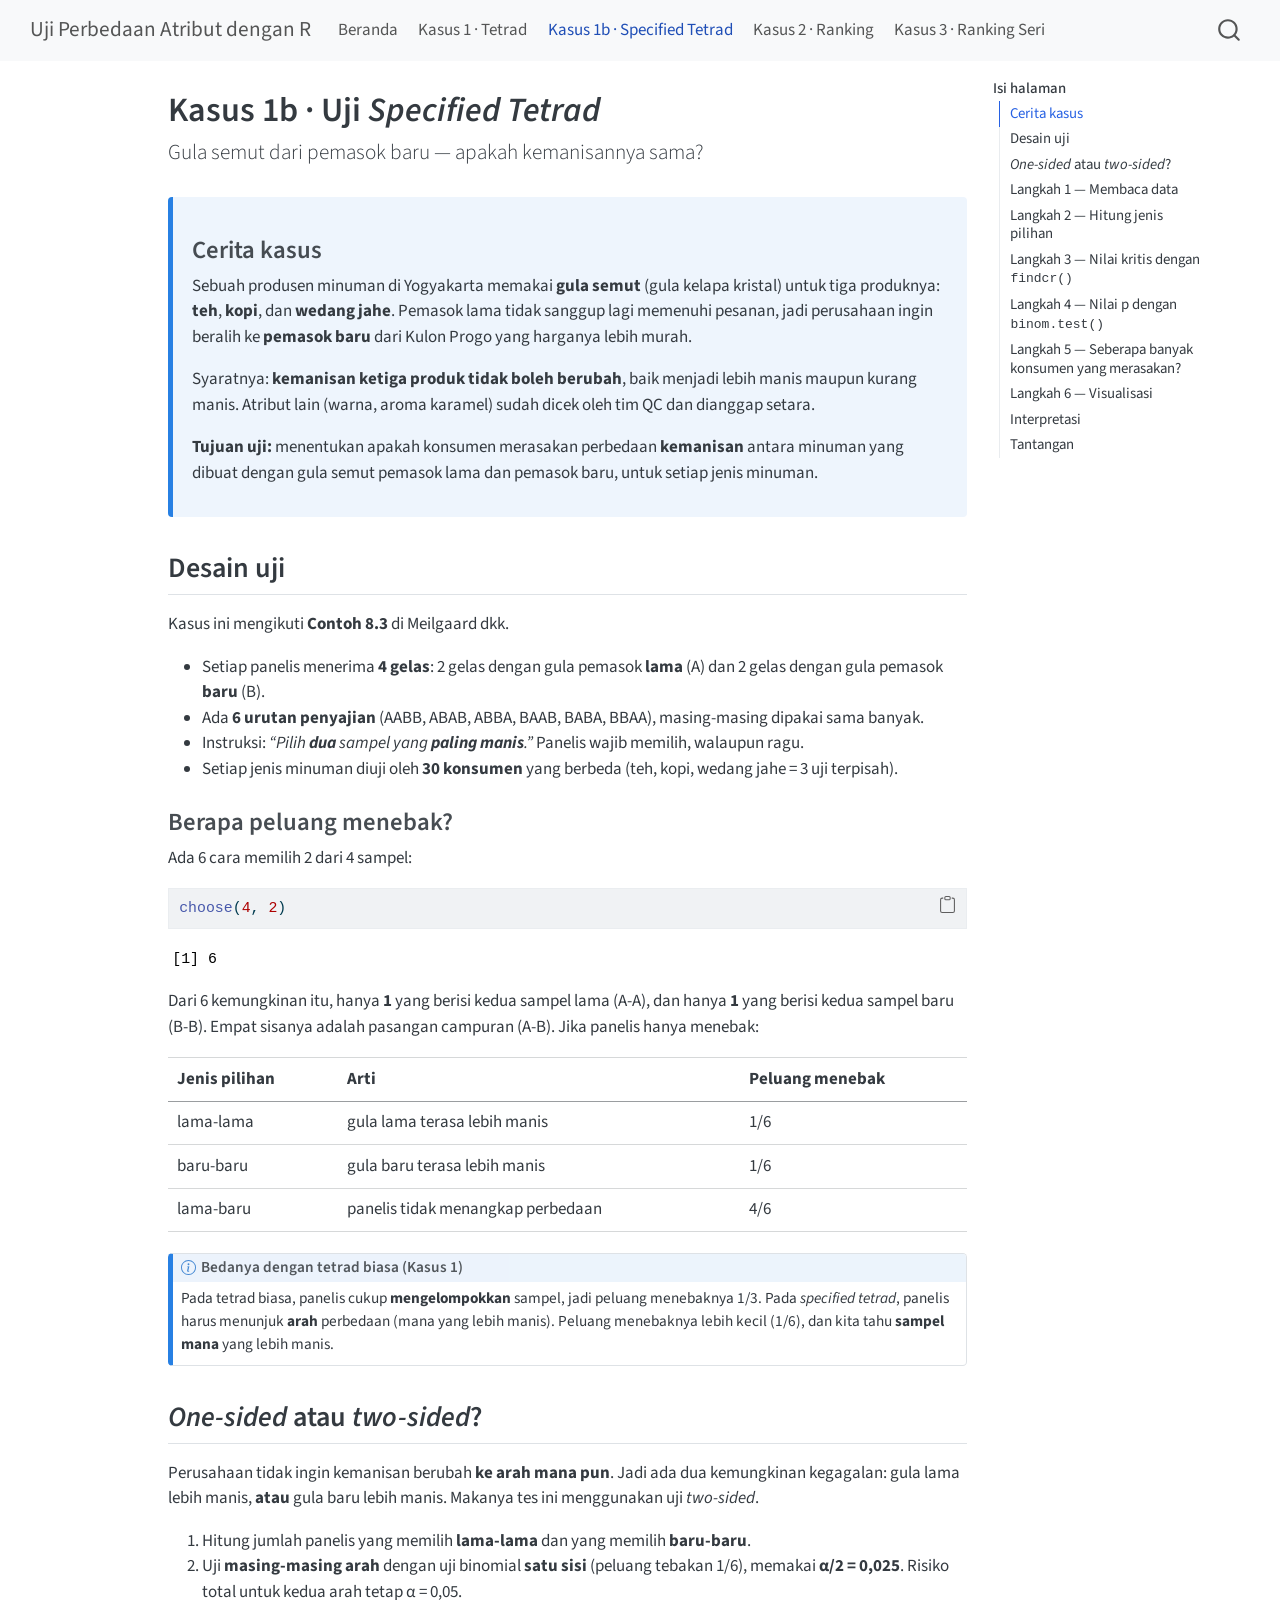
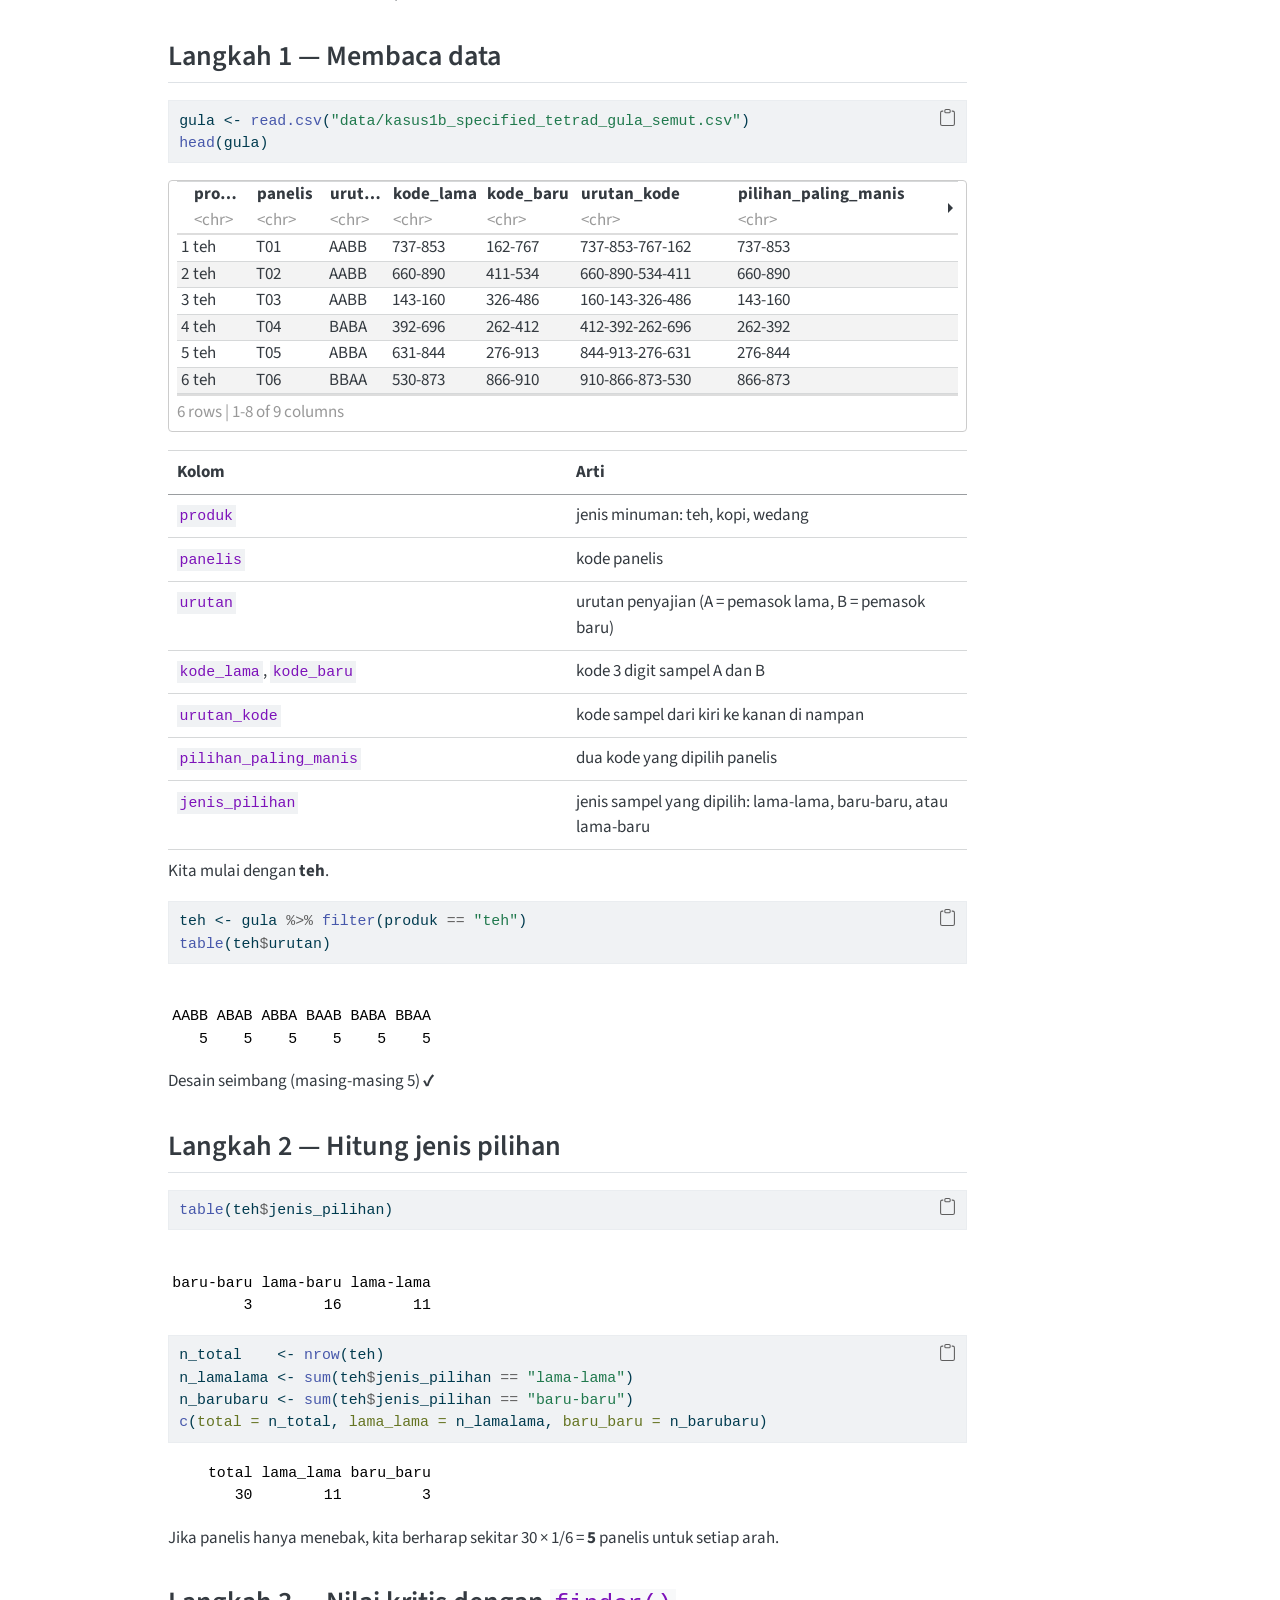
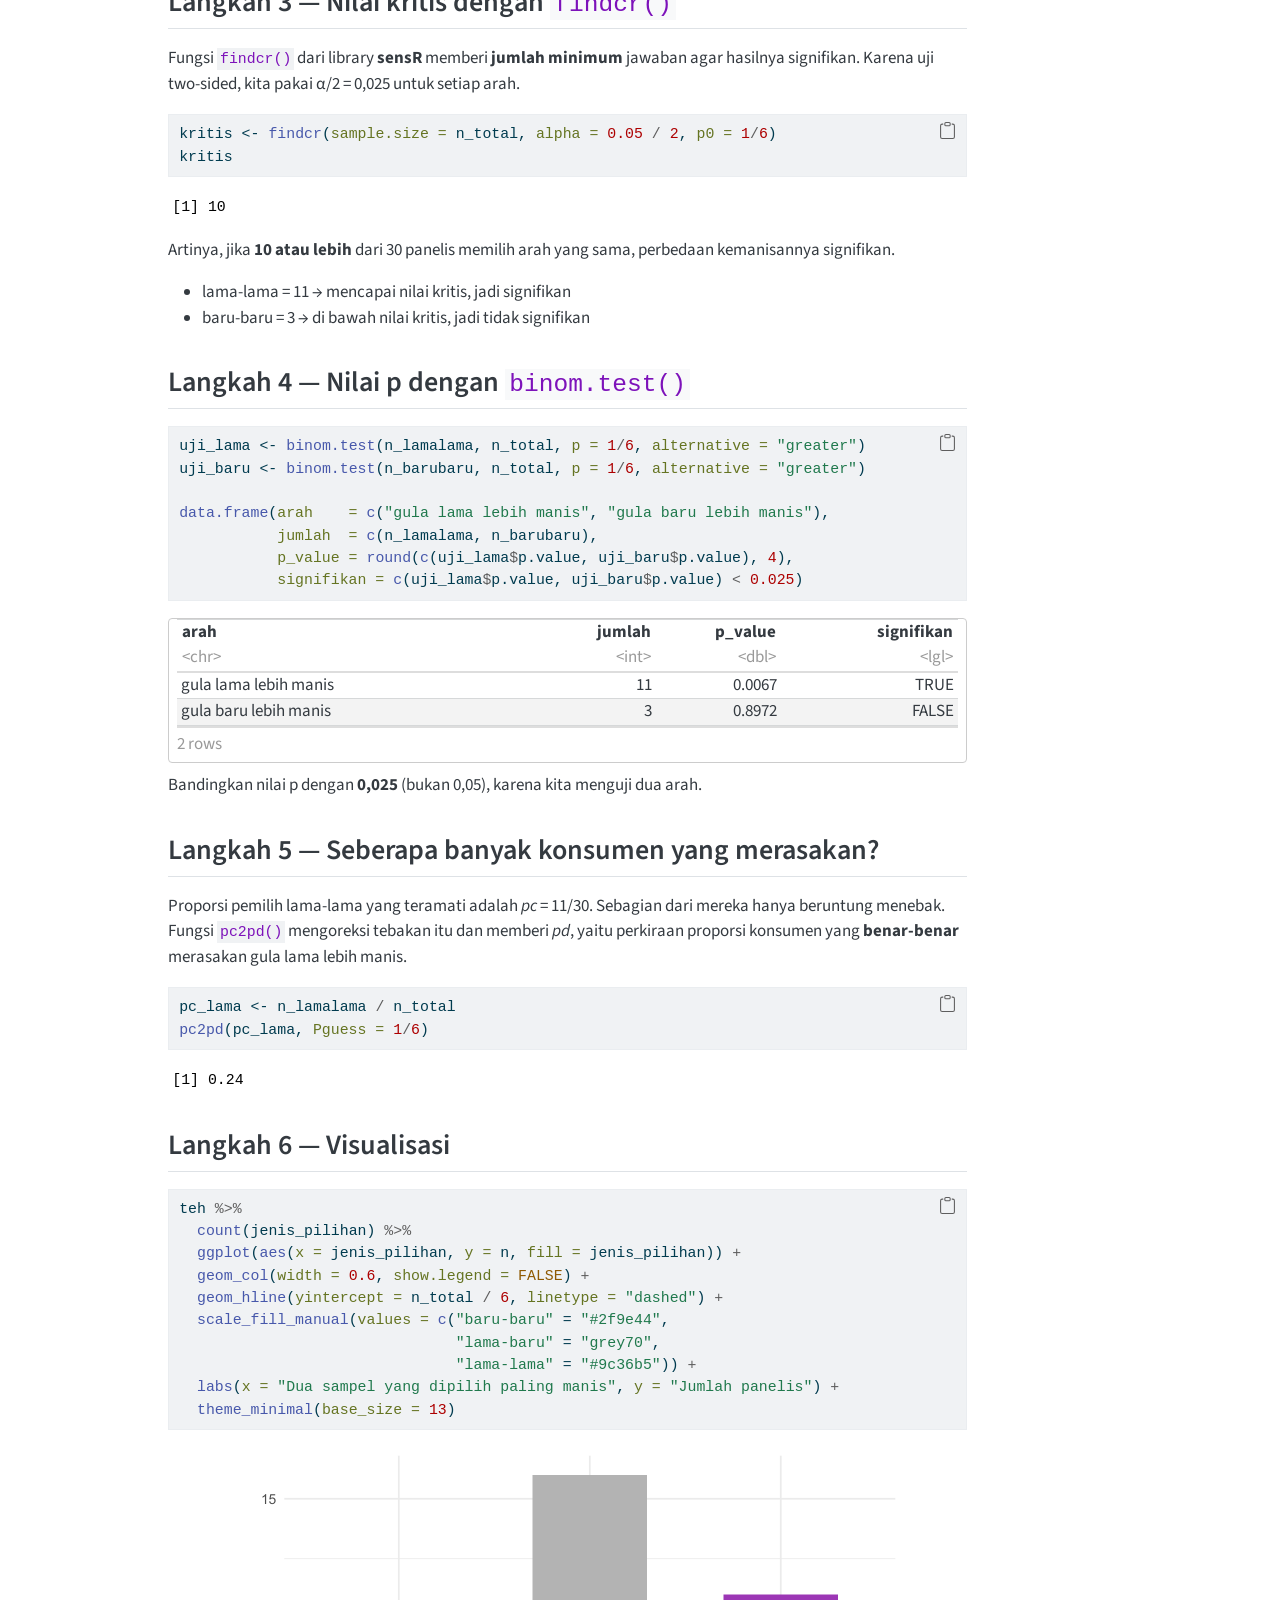
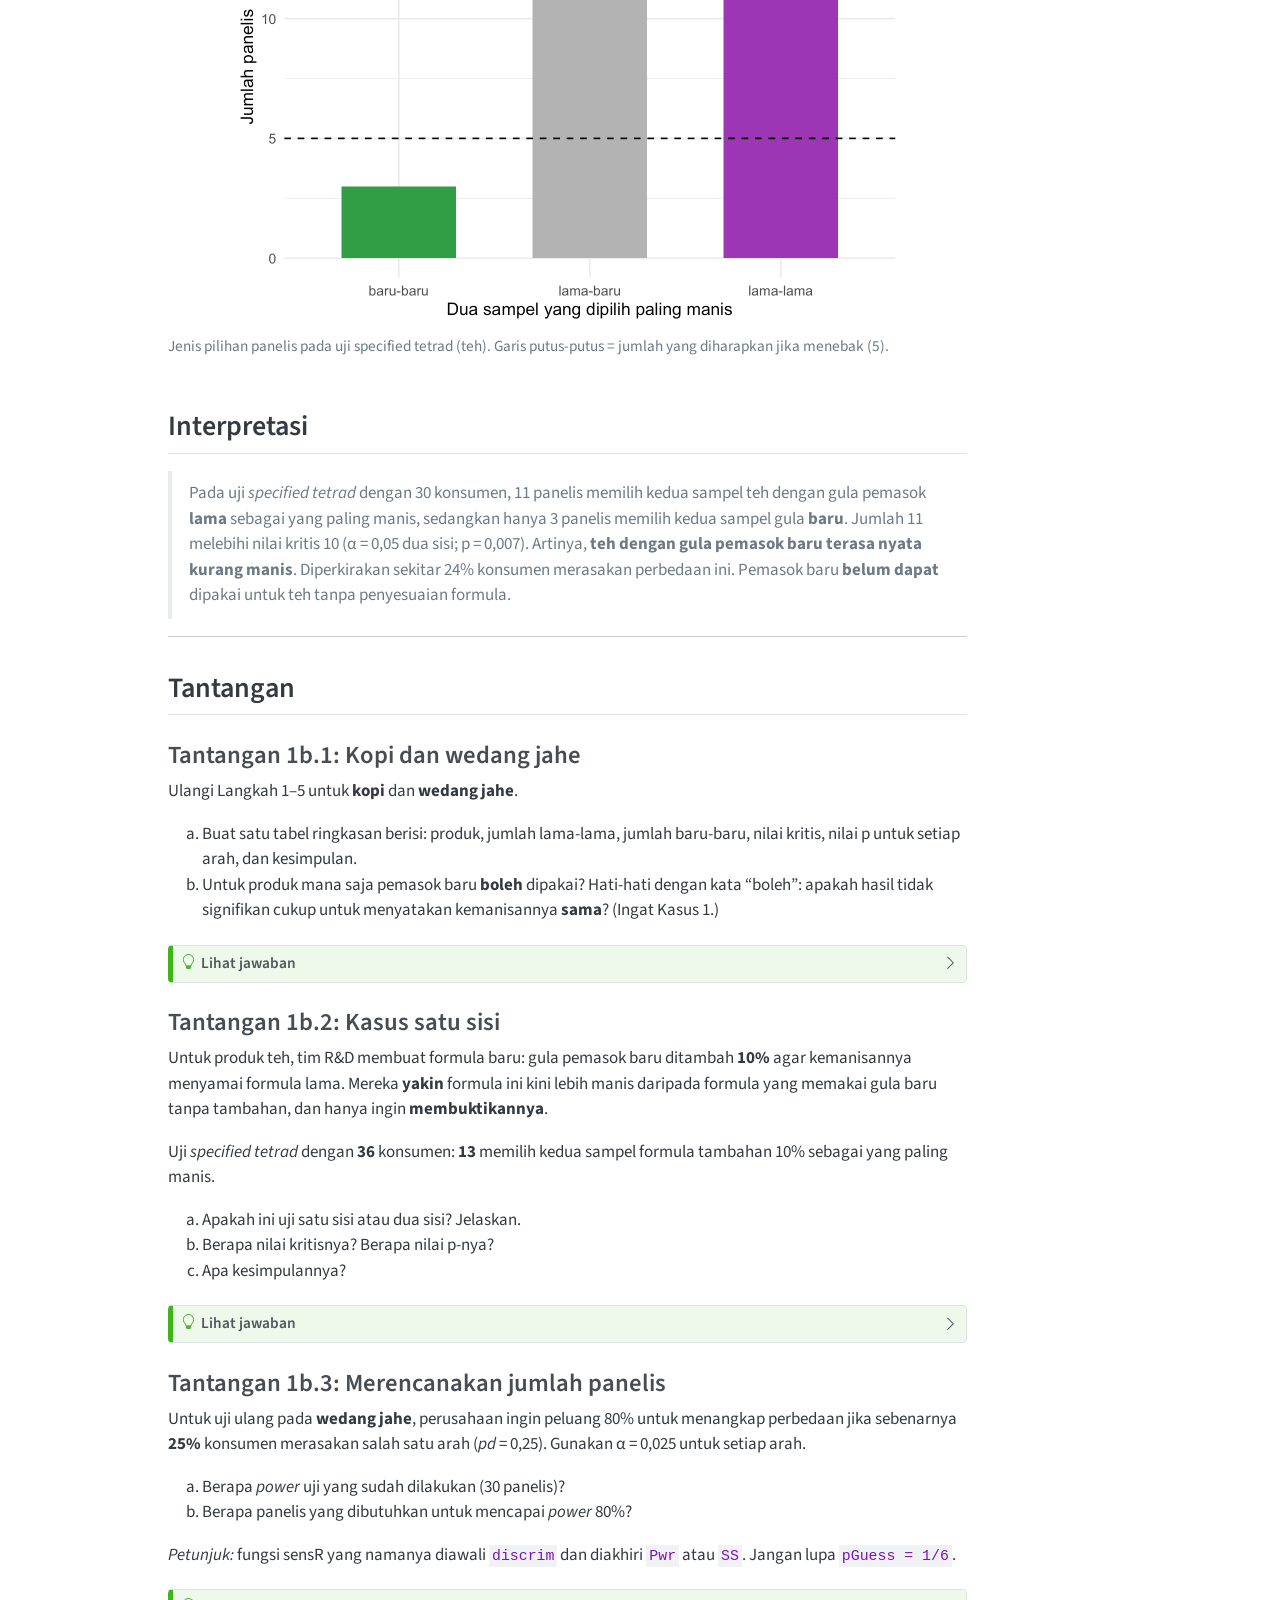
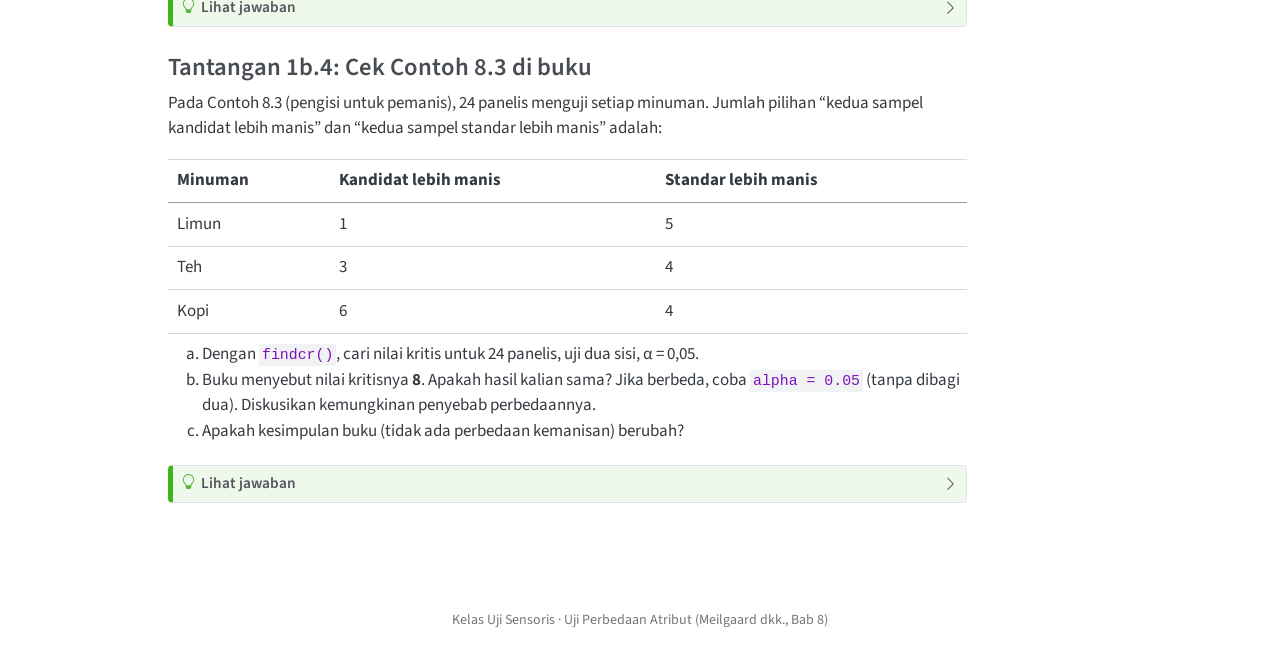
<file: 01b-specified-tetrad.html>
<!DOCTYPE html>
<html xmlns="http://www.w3.org/1999/xhtml" lang="id" xml:lang="id"><head>

<meta charset="utf-8">
<meta name="generator" content="quarto-1.10.18">

<meta name="viewport" content="width=device-width, initial-scale=1.0, user-scalable=yes">


<title>Kasus 1b · Uji Specified Tetrad – Uji Perbedaan Atribut dengan R</title>
<style>
/* Default styles provided by pandoc.
** See https://pandoc.org/MANUAL.html#variables-for-html for config info.
*/
span.smallcaps{font-variant: small-caps;}
div.columns{display: flex; gap: 1.5em;}
div.column{flex: auto;}
@media screen {
div.columns{gap: min(4vw, 1.5em);}
div.column{overflow-x: auto;}
}
div.hanging-indent{margin-left: 1.5em; text-indent: -1.5em;}
ul.task-list{list-style: none;}
ul.task-list li input[type="checkbox"] {
  width: 0.8em;
  margin: 0 0.8em 0.2em -1em; /* quarto-specific, see https://github.com/quarto-dev/quarto-cli/issues/4556 */ 
  vertical-align: middle;
}
/* CSS for syntax highlighting */
html { -webkit-text-size-adjust: 100%; }
pre > code.sourceCode { white-space: pre; position: relative; }
pre > code.sourceCode > span { display: inline-block; line-height: 1.25; }
pre > code.sourceCode > span:empty { height: 1.2em; }
.sourceCode { overflow: visible; }
code.sourceCode > span { color: inherit; text-decoration: inherit; }
div.sourceCode { margin: 1em 0; }
pre.sourceCode { margin: 0; }
@media screen {
div.sourceCode { overflow: auto; }
}
@media print {
pre > code.sourceCode { white-space: pre-wrap; }
pre > code.sourceCode > span { text-indent: -5em; padding-left: 5em; }
}
pre.numberSource code
  { counter-reset: source-line 0; }
pre.numberSource code > span
  { position: relative; left: -4em; counter-increment: source-line; }
pre.numberSource code > span > a:first-child::before
  { content: counter(source-line);
    position: relative; left: -1em; text-align: right; vertical-align: baseline;
    border: none; display: inline-block;
    -webkit-touch-callout: none; -webkit-user-select: none;
    -khtml-user-select: none; -moz-user-select: none;
    -ms-user-select: none; user-select: none;
    padding: 0 4px; width: 4em;
  }
pre.numberSource { margin-left: 3em;  padding-left: 4px; }
div.sourceCode
  {   }
@media screen {
pre > code.sourceCode > span > a:first-child::before { text-decoration: underline; }
}
</style>


<script src="site_libs/quarto-nav/quarto-nav.js"></script>
<script src="site_libs/quarto-nav/headroom.min.js"></script>
<script src="site_libs/clipboard/clipboard.min.js"></script>
<script src="site_libs/quarto-search/autocomplete.umd.js"></script>
<script src="site_libs/quarto-search/fuse.min.js"></script>
<script src="site_libs/quarto-search/quarto-search.js"></script>
<meta name="quarto:offset" content="./">
<script src="site_libs/quarto-html/quarto.js" type="module"></script>
<script src="site_libs/quarto-html/tabsets/tabsets.js" type="module"></script>
<script src="site_libs/quarto-html/popper.min.js"></script>
<script src="site_libs/quarto-html/tippy.umd.min.js"></script>
<script src="site_libs/quarto-html/anchor.min.js"></script>
<link href="site_libs/quarto-html/tippy.css" rel="stylesheet">
<link href="site_libs/quarto-html/quarto-syntax-highlighting-64a204ab8560d761af7679ceaba22944.css" rel="stylesheet" id="quarto-text-highlighting-styles">
<script src="site_libs/bootstrap/bootstrap.min.js"></script>
<link href="site_libs/bootstrap/bootstrap-icons.css" rel="stylesheet">
<link href="site_libs/bootstrap/bootstrap-282abdd4a580632c052b6858c0510cd2.min.css" rel="stylesheet" append-hash="true" id="quarto-bootstrap" data-mode="light">
<script id="quarto-search-options" type="application/json">{
  "location": "navbar",
  "copy-button": false,
  "collapse-after": 3,
  "panel-placement": "end",
  "type": "overlay",
  "limit": 50,
  "keyboard-shortcut": [
    "f",
    "/",
    "s"
  ],
  "show-item-context": false,
  "language": {
    "search-no-results-text": "Tidak ada hasil",
    "search-matching-documents-text": "dokumen cocok",
    "search-copy-link-title": "Salin tautan untuk mencari",
    "search-hide-matches-text": "Sembunyikan kecocokan lainnya",
    "search-more-match-text": "kecocokan lainnya di dokumen ini",
    "search-more-matches-text": "kecocokan lainnya di dokumen ini",
    "search-clear-button-title": "Hapus",
    "search-text-placeholder": "",
    "search-detached-cancel-button-title": "Batal",
    "search-submit-button-title": "Kirim",
    "search-label": "Mencari"
  }
}</script>
<link href="site_libs/pagedtable-1.1/css/pagedtable.css" rel="stylesheet">
<script src="site_libs/pagedtable-1.1/js/pagedtable.js"></script>


<link rel="stylesheet" href="styles.css">
</head>

<body class="nav-fixed quarto-light">

<div id="quarto-search-results"></div>
  <header id="quarto-header" class="headroom fixed-top">
    <nav class="navbar navbar-expand-lg " data-bs-theme="dark">
      <div class="navbar-container container-fluid">
      <div class="navbar-brand-container mx-auto">
    <a class="navbar-brand" href="./index.html">
    <span class="navbar-title">Uji Perbedaan Atribut dengan R</span>
    </a>
  </div>
            <div id="quarto-search" class="" title="Mencari"></div>
          <button class="navbar-toggler" type="button" data-bs-toggle="collapse" data-bs-target="#navbarCollapse" aria-controls="navbarCollapse" role="menu" aria-expanded="false" aria-label="Alihkan navigasi" onclick="if (window.quartoToggleHeadroom) { window.quartoToggleHeadroom(); }">
  <span class="navbar-toggler-icon"></span>
</button>
          <div class="collapse navbar-collapse" id="navbarCollapse">
            <ul class="navbar-nav navbar-nav-scroll me-auto">
  <li class="nav-item">
    <a class="nav-link" href="./index.html"> 
<span class="menu-text">Beranda</span></a>
  </li>  
  <li class="nav-item">
    <a class="nav-link" href="./01-tetrad.html"> 
<span class="menu-text">Kasus 1 · Tetrad</span></a>
  </li>  
  <li class="nav-item">
    <a class="nav-link active" href="./01b-specified-tetrad.html" aria-current="page"> 
<span class="menu-text">Kasus 1b · Specified Tetrad</span></a>
  </li>  
  <li class="nav-item">
    <a class="nav-link" href="./02-ranking.html"> 
<span class="menu-text">Kasus 2 · Ranking</span></a>
  </li>  
  <li class="nav-item">
    <a class="nav-link" href="./03-ranking-seri.html"> 
<span class="menu-text">Kasus 3 · Ranking Seri</span></a>
  </li>  
</ul>
          </div> <!-- /navcollapse -->
            <div class="quarto-navbar-tools">
</div>
      </div> <!-- /container-fluid -->
    </nav>
</header>
<!-- content -->
<div id="quarto-content" class="quarto-container page-columns page-rows-contents page-layout-article page-navbar">
<!-- sidebar -->
<!-- margin-sidebar -->
    <div id="quarto-margin-sidebar" class="sidebar margin-sidebar">
        <nav id="TOC" role="doc-toc" class="toc-active">
    <h2 id="toc-title">Isi halaman</h2>
   
  <ul>
  <li><a href="#cerita-kasus" id="toc-cerita-kasus" class="nav-link active" data-scroll-target="#cerita-kasus">Cerita kasus</a></li>
  <li><a href="#desain-uji" id="toc-desain-uji" class="nav-link" data-scroll-target="#desain-uji">Desain uji</a>
  <ul class="collapse">
  <li><a href="#berapa-peluang-menebak" id="toc-berapa-peluang-menebak" class="nav-link" data-scroll-target="#berapa-peluang-menebak">Berapa peluang menebak?</a></li>
  </ul></li>
  <li><a href="#one-sided-atau-two-sided" id="toc-one-sided-atau-two-sided" class="nav-link" data-scroll-target="#one-sided-atau-two-sided"><em>One-sided</em> atau <em>two-sided</em>?</a></li>
  <li><a href="#langkah-1-membaca-data" id="toc-langkah-1-membaca-data" class="nav-link" data-scroll-target="#langkah-1-membaca-data">Langkah 1 — Membaca data</a></li>
  <li><a href="#langkah-2-hitung-jenis-pilihan" id="toc-langkah-2-hitung-jenis-pilihan" class="nav-link" data-scroll-target="#langkah-2-hitung-jenis-pilihan">Langkah 2 — Hitung jenis pilihan</a></li>
  <li><a href="#langkah-3-nilai-kritis-dengan-findcr" id="toc-langkah-3-nilai-kritis-dengan-findcr" class="nav-link" data-scroll-target="#langkah-3-nilai-kritis-dengan-findcr">Langkah 3 — Nilai kritis dengan <code>findcr()</code></a></li>
  <li><a href="#langkah-4-nilai-p-dengan-binom.test" id="toc-langkah-4-nilai-p-dengan-binom.test" class="nav-link" data-scroll-target="#langkah-4-nilai-p-dengan-binom.test">Langkah 4 — Nilai p dengan <code>binom.test()</code></a></li>
  <li><a href="#langkah-5-seberapa-banyak-konsumen-yang-merasakan" id="toc-langkah-5-seberapa-banyak-konsumen-yang-merasakan" class="nav-link" data-scroll-target="#langkah-5-seberapa-banyak-konsumen-yang-merasakan">Langkah 5 — Seberapa banyak konsumen yang merasakan?</a></li>
  <li><a href="#langkah-6-visualisasi" id="toc-langkah-6-visualisasi" class="nav-link" data-scroll-target="#langkah-6-visualisasi">Langkah 6 — Visualisasi</a></li>
  <li><a href="#interpretasi" id="toc-interpretasi" class="nav-link" data-scroll-target="#interpretasi">Interpretasi</a></li>
  <li><a href="#tantangan" id="toc-tantangan" class="nav-link" data-scroll-target="#tantangan">Tantangan</a>
  <ul class="collapse">
  <li><a href="#tantangan-1b.1-kopi-dan-wedang-jahe" id="toc-tantangan-1b.1-kopi-dan-wedang-jahe" class="nav-link" data-scroll-target="#tantangan-1b.1-kopi-dan-wedang-jahe">Tantangan 1b.1: Kopi dan wedang jahe</a></li>
  <li><a href="#tantangan-1b.2-kasus-satu-sisi" id="toc-tantangan-1b.2-kasus-satu-sisi" class="nav-link" data-scroll-target="#tantangan-1b.2-kasus-satu-sisi">Tantangan 1b.2: Kasus satu sisi</a></li>
  <li><a href="#tantangan-1b.3-merencanakan-jumlah-panelis" id="toc-tantangan-1b.3-merencanakan-jumlah-panelis" class="nav-link" data-scroll-target="#tantangan-1b.3-merencanakan-jumlah-panelis">Tantangan 1b.3: Merencanakan jumlah panelis</a></li>
  <li><a href="#tantangan-1b.4-cek-contoh-8.3-di-buku" id="toc-tantangan-1b.4-cek-contoh-8.3-di-buku" class="nav-link" data-scroll-target="#tantangan-1b.4-cek-contoh-8.3-di-buku">Tantangan 1b.4: Cek Contoh 8.3 di buku</a></li>
  </ul></li>
  </ul>
</nav>
    </div>
<!-- main -->
<main class="content" id="quarto-document-content">

<header id="title-block-header" class="quarto-title-block default">
<div class="quarto-title">
<h1 class="title">Kasus 1b · Uji <em>Specified Tetrad</em></h1>
<p class="subtitle lead">Gula semut dari pemasok baru — apakah kemanisannya sama?</p>
</div>



<div class="quarto-title-meta">

    
  
    
  </div>
  


</header>


<section id="cerita-kasus" class="level3 kasus">
<h3 class="anchored" data-anchor-id="cerita-kasus">Cerita kasus</h3>
<p>Sebuah produsen minuman di Yogyakarta memakai <strong>gula semut</strong> (gula kelapa kristal) untuk tiga produknya: <strong>teh</strong>, <strong>kopi</strong>, dan <strong>wedang jahe</strong>. Pemasok lama tidak sanggup lagi memenuhi pesanan, jadi perusahaan ingin beralih ke <strong>pemasok baru</strong> dari Kulon Progo yang harganya lebih murah.</p>
<p>Syaratnya: <strong>kemanisan ketiga produk tidak boleh berubah</strong>, baik menjadi lebih manis maupun kurang manis. Atribut lain (warna, aroma karamel) sudah dicek oleh tim QC dan dianggap setara.</p>
<p><strong>Tujuan uji:</strong> menentukan apakah konsumen merasakan perbedaan <strong>kemanisan</strong> antara minuman yang dibuat dengan gula semut pemasok lama dan pemasok baru, untuk setiap jenis minuman.</p>
</section>
<section id="desain-uji" class="level2">
<h2 class="anchored" data-anchor-id="desain-uji">Desain uji</h2>
<p>Kasus ini mengikuti <strong>Contoh 8.3</strong> di Meilgaard dkk.</p>
<ul>
<li>Setiap panelis menerima <strong>4 gelas</strong>: 2 gelas dengan gula pemasok <strong>lama</strong> (A) dan 2 gelas dengan gula pemasok <strong>baru</strong> (B).</li>
<li>Ada <strong>6 urutan penyajian</strong> (AABB, ABAB, ABBA, BAAB, BABA, BBAA), masing-masing dipakai sama banyak.</li>
<li>Instruksi: <em>“Pilih <strong>dua</strong> sampel yang <strong>paling manis</strong>.”</em> Panelis wajib memilih, walaupun ragu.</li>
<li>Setiap jenis minuman diuji oleh <strong>30 konsumen</strong> yang berbeda (teh, kopi, wedang jahe = 3 uji terpisah).</li>
</ul>
<section id="berapa-peluang-menebak" class="level3">
<h3 class="anchored" data-anchor-id="berapa-peluang-menebak">Berapa peluang menebak?</h3>
<p>Ada 6 cara memilih 2 dari 4 sampel:</p>
<div class="cell">
<div class="code-copy-outer-scaffold"><div class="sourceCode cell-code" id="cb1"><pre class="sourceCode r code-with-copy"><code class="sourceCode r"><span id="cb1-1"><a href="#cb1-1" aria-hidden="true" tabindex="-1"></a><span class="fu">choose</span>(<span class="dv">4</span>, <span class="dv">2</span>)</span></code></pre></div><button title="Salin ke Papan Klip" class="code-copy-button"><i class="bi"></i></button></div>
<div class="cell-output cell-output-stdout">
<pre><code>[1] 6</code></pre>
</div>
</div>
<p>Dari 6 kemungkinan itu, hanya <strong>1</strong> yang berisi kedua sampel lama (A-A), dan hanya <strong>1</strong> yang berisi kedua sampel baru (B-B). Empat sisanya adalah pasangan campuran (A-B). Jika panelis hanya menebak:</p>
<table class="caption-top table">
<thead>
<tr class="header">
<th>Jenis pilihan</th>
<th>Arti</th>
<th>Peluang menebak</th>
</tr>
</thead>
<tbody>
<tr class="odd">
<td>lama-lama</td>
<td>gula lama terasa lebih manis</td>
<td>1/6</td>
</tr>
<tr class="even">
<td>baru-baru</td>
<td>gula baru terasa lebih manis</td>
<td>1/6</td>
</tr>
<tr class="odd">
<td>lama-baru</td>
<td>panelis tidak menangkap perbedaan</td>
<td>4/6</td>
</tr>
</tbody>
</table>
<div class="callout callout-style-default callout-note callout-titled">
<div class="callout-header d-flex align-content-center">
<div class="callout-icon-container">
<i class="callout-icon"></i>
</div>
<div class="callout-title-container flex-fill">
<span class="screen-reader-only">Catatan</span>Bedanya dengan tetrad biasa (Kasus 1)
</div>
</div>
<div class="callout-body-container callout-body">
<p>Pada tetrad biasa, panelis cukup <strong>mengelompokkan</strong> sampel, jadi peluang menebaknya 1/3. Pada <em>specified tetrad</em>, panelis harus menunjuk <strong>arah</strong> perbedaan (mana yang lebih manis). Peluang menebaknya lebih kecil (1/6), dan kita tahu <strong>sampel mana</strong> yang lebih manis.</p>
</div>
</div>
</section>
</section>
<section id="one-sided-atau-two-sided" class="level2">
<h2 class="anchored" data-anchor-id="one-sided-atau-two-sided"><em>One-sided</em> atau <em>two-sided</em>?</h2>
<p>Perusahaan tidak ingin kemanisan berubah <strong>ke arah mana pun</strong>. Jadi ada dua kemungkinan kegagalan: gula lama lebih manis, <strong>atau</strong> gula baru lebih manis. Makanya tes ini menggunakan uji <em>two-sided</em>.</p>
<ol type="1">
<li>Hitung jumlah panelis yang memilih <strong>lama-lama</strong> dan yang memilih <strong>baru-baru</strong>.</li>
<li>Uji <strong>masing-masing arah</strong> dengan uji binomial <strong>satu sisi</strong> (peluang tebakan 1/6), memakai <strong>α/2 = 0,025</strong>. Risiko total untuk kedua arah tetap α = 0,05.</li>
</ol>
</section>
<section id="langkah-1-membaca-data" class="level2">
<h2 class="anchored" data-anchor-id="langkah-1-membaca-data">Langkah 1 — Membaca data</h2>
<div class="cell">
<div class="code-copy-outer-scaffold"><div class="sourceCode cell-code" id="cb3"><pre class="sourceCode r code-with-copy"><code class="sourceCode r"><span id="cb3-1"><a href="#cb3-1" aria-hidden="true" tabindex="-1"></a>gula <span class="ot">&lt;-</span> <span class="fu">read.csv</span>(<span class="st">"data/kasus1b_specified_tetrad_gula_semut.csv"</span>)</span>
<span id="cb3-2"><a href="#cb3-2" aria-hidden="true" tabindex="-1"></a><span class="fu">head</span>(gula)</span></code></pre></div><button title="Salin ke Papan Klip" class="code-copy-button"><i class="bi"></i></button></div>
<div class="cell-output-display">
<div data-pagedtable="false">
  <script data-pagedtable-source="" type="application/json">
{"columns":[{"label":[""],"name":["_rn_"],"type":[""],"align":["left"]},{"label":["produk"],"name":[1],"type":["chr"],"align":["left"]},{"label":["panelis"],"name":[2],"type":["chr"],"align":["left"]},{"label":["urutan"],"name":[3],"type":["chr"],"align":["left"]},{"label":["kode_lama"],"name":[4],"type":["chr"],"align":["left"]},{"label":["kode_baru"],"name":[5],"type":["chr"],"align":["left"]},{"label":["urutan_kode"],"name":[6],"type":["chr"],"align":["left"]},{"label":["pilihan_paling_manis"],"name":[7],"type":["chr"],"align":["left"]},{"label":["jenis_pilihan"],"name":[8],"type":["chr"],"align":["left"]}],"data":[{"1":"teh","2":"T01","3":"AABB","4":"737-853","5":"162-767","6":"737-853-767-162","7":"737-853","8":"lama-lama","_rn_":"1"},{"1":"teh","2":"T02","3":"AABB","4":"660-890","5":"411-534","6":"660-890-534-411","7":"660-890","8":"lama-lama","_rn_":"2"},{"1":"teh","2":"T03","3":"AABB","4":"143-160","5":"326-486","6":"160-143-326-486","7":"143-160","8":"lama-lama","_rn_":"3"},{"1":"teh","2":"T04","3":"BABA","4":"392-696","5":"262-412","6":"412-392-262-696","7":"262-392","8":"lama-baru","_rn_":"4"},{"1":"teh","2":"T05","3":"ABBA","4":"631-844","5":"276-913","6":"844-913-276-631","7":"276-844","8":"lama-baru","_rn_":"5"},{"1":"teh","2":"T06","3":"BBAA","4":"530-873","5":"866-910","6":"910-866-873-530","7":"866-873","8":"lama-baru","_rn_":"6"}],"options":{"columns":{"min":{},"max":[10]},"rows":{"min":[10],"max":[10]},"pages":{}}}
  </script>
</div>
</div>
</div>
<table class="caption-top table">
<colgroup>
<col style="width: 50%">
<col style="width: 50%">
</colgroup>
<thead>
<tr class="header">
<th>Kolom</th>
<th>Arti</th>
</tr>
</thead>
<tbody>
<tr class="odd">
<td><code>produk</code></td>
<td>jenis minuman: teh, kopi, wedang</td>
</tr>
<tr class="even">
<td><code>panelis</code></td>
<td>kode panelis</td>
</tr>
<tr class="odd">
<td><code>urutan</code></td>
<td>urutan penyajian (A = pemasok lama, B = pemasok baru)</td>
</tr>
<tr class="even">
<td><code>kode_lama</code>, <code>kode_baru</code></td>
<td>kode 3 digit sampel A dan B</td>
</tr>
<tr class="odd">
<td><code>urutan_kode</code></td>
<td>kode sampel dari kiri ke kanan di nampan</td>
</tr>
<tr class="even">
<td><code>pilihan_paling_manis</code></td>
<td>dua kode yang dipilih panelis</td>
</tr>
<tr class="odd">
<td><code>jenis_pilihan</code></td>
<td>jenis sampel yang dipilih: lama-lama, baru-baru, atau lama-baru</td>
</tr>
</tbody>
</table>
<p>Kita mulai dengan <strong>teh</strong>.</p>
<div class="cell">
<div class="code-copy-outer-scaffold"><div class="sourceCode cell-code" id="cb4"><pre class="sourceCode r code-with-copy"><code class="sourceCode r"><span id="cb4-1"><a href="#cb4-1" aria-hidden="true" tabindex="-1"></a>teh <span class="ot">&lt;-</span> gula <span class="sc">%&gt;%</span> <span class="fu">filter</span>(produk <span class="sc">==</span> <span class="st">"teh"</span>)</span>
<span id="cb4-2"><a href="#cb4-2" aria-hidden="true" tabindex="-1"></a><span class="fu">table</span>(teh<span class="sc">$</span>urutan)</span></code></pre></div><button title="Salin ke Papan Klip" class="code-copy-button"><i class="bi"></i></button></div>
<div class="cell-output cell-output-stdout">
<pre><code>
AABB ABAB ABBA BAAB BABA BBAA 
   5    5    5    5    5    5 </code></pre>
</div>
</div>
<p>Desain seimbang (masing-masing 5) ✔️</p>
</section>
<section id="langkah-2-hitung-jenis-pilihan" class="level2">
<h2 class="anchored" data-anchor-id="langkah-2-hitung-jenis-pilihan">Langkah 2 — Hitung jenis pilihan</h2>
<div class="cell">
<div class="code-copy-outer-scaffold"><div class="sourceCode cell-code" id="cb6"><pre class="sourceCode r code-with-copy"><code class="sourceCode r"><span id="cb6-1"><a href="#cb6-1" aria-hidden="true" tabindex="-1"></a><span class="fu">table</span>(teh<span class="sc">$</span>jenis_pilihan)</span></code></pre></div><button title="Salin ke Papan Klip" class="code-copy-button"><i class="bi"></i></button></div>
<div class="cell-output cell-output-stdout">
<pre><code>
baru-baru lama-baru lama-lama 
        3        16        11 </code></pre>
</div>
</div>
<div class="cell">
<div class="code-copy-outer-scaffold"><div class="sourceCode cell-code" id="cb8"><pre class="sourceCode r code-with-copy"><code class="sourceCode r"><span id="cb8-1"><a href="#cb8-1" aria-hidden="true" tabindex="-1"></a>n_total    <span class="ot">&lt;-</span> <span class="fu">nrow</span>(teh)</span>
<span id="cb8-2"><a href="#cb8-2" aria-hidden="true" tabindex="-1"></a>n_lamalama <span class="ot">&lt;-</span> <span class="fu">sum</span>(teh<span class="sc">$</span>jenis_pilihan <span class="sc">==</span> <span class="st">"lama-lama"</span>)</span>
<span id="cb8-3"><a href="#cb8-3" aria-hidden="true" tabindex="-1"></a>n_barubaru <span class="ot">&lt;-</span> <span class="fu">sum</span>(teh<span class="sc">$</span>jenis_pilihan <span class="sc">==</span> <span class="st">"baru-baru"</span>)</span>
<span id="cb8-4"><a href="#cb8-4" aria-hidden="true" tabindex="-1"></a><span class="fu">c</span>(<span class="at">total =</span> n_total, <span class="at">lama_lama =</span> n_lamalama, <span class="at">baru_baru =</span> n_barubaru)</span></code></pre></div><button title="Salin ke Papan Klip" class="code-copy-button"><i class="bi"></i></button></div>
<div class="cell-output cell-output-stdout">
<pre><code>    total lama_lama baru_baru 
       30        11         3 </code></pre>
</div>
</div>
<p>Jika panelis hanya menebak, kita berharap sekitar 30 × 1/6 = <strong>5</strong> panelis untuk setiap arah.</p>
</section>
<section id="langkah-3-nilai-kritis-dengan-findcr" class="level2">
<h2 class="anchored" data-anchor-id="langkah-3-nilai-kritis-dengan-findcr">Langkah 3 — Nilai kritis dengan <code>findcr()</code></h2>
<p>Fungsi <code>findcr()</code> dari library <strong>sensR</strong> memberi <strong>jumlah minimum</strong> jawaban agar hasilnya signifikan. Karena uji two-sided, kita pakai α/2 = 0,025 untuk setiap arah.</p>
<div class="cell">
<div class="code-copy-outer-scaffold"><div class="sourceCode cell-code" id="cb10"><pre class="sourceCode r code-with-copy"><code class="sourceCode r"><span id="cb10-1"><a href="#cb10-1" aria-hidden="true" tabindex="-1"></a>kritis <span class="ot">&lt;-</span> <span class="fu">findcr</span>(<span class="at">sample.size =</span> n_total, <span class="at">alpha =</span> <span class="fl">0.05</span> <span class="sc">/</span> <span class="dv">2</span>, <span class="at">p0 =</span> <span class="dv">1</span><span class="sc">/</span><span class="dv">6</span>)</span>
<span id="cb10-2"><a href="#cb10-2" aria-hidden="true" tabindex="-1"></a>kritis</span></code></pre></div><button title="Salin ke Papan Klip" class="code-copy-button"><i class="bi"></i></button></div>
<div class="cell-output cell-output-stdout">
<pre><code>[1] 10</code></pre>
</div>
</div>
<p>Artinya, jika <strong>10 atau lebih</strong> dari 30 panelis memilih arah yang sama, perbedaan kemanisannya signifikan.</p>
<ul>
<li>lama-lama = 11 → mencapai nilai kritis, jadi signifikan</li>
<li>baru-baru = 3 → di bawah nilai kritis, jadi tidak signifikan</li>
</ul>
</section>
<section id="langkah-4-nilai-p-dengan-binom.test" class="level2">
<h2 class="anchored" data-anchor-id="langkah-4-nilai-p-dengan-binom.test">Langkah 4 — Nilai p dengan <code>binom.test()</code></h2>
<div class="cell">
<div class="code-copy-outer-scaffold"><div class="sourceCode cell-code" id="cb12"><pre class="sourceCode r code-with-copy"><code class="sourceCode r"><span id="cb12-1"><a href="#cb12-1" aria-hidden="true" tabindex="-1"></a>uji_lama <span class="ot">&lt;-</span> <span class="fu">binom.test</span>(n_lamalama, n_total, <span class="at">p =</span> <span class="dv">1</span><span class="sc">/</span><span class="dv">6</span>, <span class="at">alternative =</span> <span class="st">"greater"</span>)</span>
<span id="cb12-2"><a href="#cb12-2" aria-hidden="true" tabindex="-1"></a>uji_baru <span class="ot">&lt;-</span> <span class="fu">binom.test</span>(n_barubaru, n_total, <span class="at">p =</span> <span class="dv">1</span><span class="sc">/</span><span class="dv">6</span>, <span class="at">alternative =</span> <span class="st">"greater"</span>)</span>
<span id="cb12-3"><a href="#cb12-3" aria-hidden="true" tabindex="-1"></a></span>
<span id="cb12-4"><a href="#cb12-4" aria-hidden="true" tabindex="-1"></a><span class="fu">data.frame</span>(<span class="at">arah    =</span> <span class="fu">c</span>(<span class="st">"gula lama lebih manis"</span>, <span class="st">"gula baru lebih manis"</span>),</span>
<span id="cb12-5"><a href="#cb12-5" aria-hidden="true" tabindex="-1"></a>           <span class="at">jumlah  =</span> <span class="fu">c</span>(n_lamalama, n_barubaru),</span>
<span id="cb12-6"><a href="#cb12-6" aria-hidden="true" tabindex="-1"></a>           <span class="at">p_value =</span> <span class="fu">round</span>(<span class="fu">c</span>(uji_lama<span class="sc">$</span>p.value, uji_baru<span class="sc">$</span>p.value), <span class="dv">4</span>),</span>
<span id="cb12-7"><a href="#cb12-7" aria-hidden="true" tabindex="-1"></a>           <span class="at">signifikan =</span> <span class="fu">c</span>(uji_lama<span class="sc">$</span>p.value, uji_baru<span class="sc">$</span>p.value) <span class="sc">&lt;</span> <span class="fl">0.025</span>)</span></code></pre></div><button title="Salin ke Papan Klip" class="code-copy-button"><i class="bi"></i></button></div>
<div class="cell-output-display">
<div data-pagedtable="false">
  <script data-pagedtable-source="" type="application/json">
{"columns":[{"label":["arah"],"name":[1],"type":["chr"],"align":["left"]},{"label":["jumlah"],"name":[2],"type":["int"],"align":["right"]},{"label":["p_value"],"name":[3],"type":["dbl"],"align":["right"]},{"label":["signifikan"],"name":[4],"type":["lgl"],"align":["right"]}],"data":[{"1":"gula lama lebih manis","2":"11","3":"0.0067","4":"TRUE"},{"1":"gula baru lebih manis","2":"3","3":"0.8972","4":"FALSE"}],"options":{"columns":{"min":{},"max":[10]},"rows":{"min":[10],"max":[10]},"pages":{}}}
  </script>
</div>
</div>
</div>
<p>Bandingkan nilai p dengan <strong>0,025</strong> (bukan 0,05), karena kita menguji dua arah.</p>
</section>
<section id="langkah-5-seberapa-banyak-konsumen-yang-merasakan" class="level2">
<h2 class="anchored" data-anchor-id="langkah-5-seberapa-banyak-konsumen-yang-merasakan">Langkah 5 — Seberapa banyak konsumen yang merasakan?</h2>
<p>Proporsi pemilih lama-lama yang teramati adalah <em>pc</em> = 11/30. Sebagian dari mereka hanya beruntung menebak. Fungsi <code>pc2pd()</code> mengoreksi tebakan itu dan memberi <em>pd</em>, yaitu perkiraan proporsi konsumen yang <strong>benar-benar</strong> merasakan gula lama lebih manis.</p>
<div class="cell">
<div class="code-copy-outer-scaffold"><div class="sourceCode cell-code" id="cb13"><pre class="sourceCode r code-with-copy"><code class="sourceCode r"><span id="cb13-1"><a href="#cb13-1" aria-hidden="true" tabindex="-1"></a>pc_lama <span class="ot">&lt;-</span> n_lamalama <span class="sc">/</span> n_total</span>
<span id="cb13-2"><a href="#cb13-2" aria-hidden="true" tabindex="-1"></a><span class="fu">pc2pd</span>(pc_lama, <span class="at">Pguess =</span> <span class="dv">1</span><span class="sc">/</span><span class="dv">6</span>)</span></code></pre></div><button title="Salin ke Papan Klip" class="code-copy-button"><i class="bi"></i></button></div>
<div class="cell-output cell-output-stdout">
<pre><code>[1] 0.24</code></pre>
</div>
</div>
</section>
<section id="langkah-6-visualisasi" class="level2">
<h2 class="anchored" data-anchor-id="langkah-6-visualisasi">Langkah 6 — Visualisasi</h2>
<div class="cell">
<div class="code-copy-outer-scaffold"><div class="sourceCode cell-code" id="cb15"><pre class="sourceCode r code-with-copy"><code class="sourceCode r"><span id="cb15-1"><a href="#cb15-1" aria-hidden="true" tabindex="-1"></a>teh <span class="sc">%&gt;%</span></span>
<span id="cb15-2"><a href="#cb15-2" aria-hidden="true" tabindex="-1"></a>  <span class="fu">count</span>(jenis_pilihan) <span class="sc">%&gt;%</span></span>
<span id="cb15-3"><a href="#cb15-3" aria-hidden="true" tabindex="-1"></a>  <span class="fu">ggplot</span>(<span class="fu">aes</span>(<span class="at">x =</span> jenis_pilihan, <span class="at">y =</span> n, <span class="at">fill =</span> jenis_pilihan)) <span class="sc">+</span></span>
<span id="cb15-4"><a href="#cb15-4" aria-hidden="true" tabindex="-1"></a>  <span class="fu">geom_col</span>(<span class="at">width =</span> <span class="fl">0.6</span>, <span class="at">show.legend =</span> <span class="cn">FALSE</span>) <span class="sc">+</span></span>
<span id="cb15-5"><a href="#cb15-5" aria-hidden="true" tabindex="-1"></a>  <span class="fu">geom_hline</span>(<span class="at">yintercept =</span> n_total <span class="sc">/</span> <span class="dv">6</span>, <span class="at">linetype =</span> <span class="st">"dashed"</span>) <span class="sc">+</span></span>
<span id="cb15-6"><a href="#cb15-6" aria-hidden="true" tabindex="-1"></a>  <span class="fu">scale_fill_manual</span>(<span class="at">values =</span> <span class="fu">c</span>(<span class="st">"baru-baru"</span> <span class="ot">=</span> <span class="st">"#2f9e44"</span>,</span>
<span id="cb15-7"><a href="#cb15-7" aria-hidden="true" tabindex="-1"></a>                               <span class="st">"lama-baru"</span> <span class="ot">=</span> <span class="st">"grey70"</span>,</span>
<span id="cb15-8"><a href="#cb15-8" aria-hidden="true" tabindex="-1"></a>                               <span class="st">"lama-lama"</span> <span class="ot">=</span> <span class="st">"#9c36b5"</span>)) <span class="sc">+</span></span>
<span id="cb15-9"><a href="#cb15-9" aria-hidden="true" tabindex="-1"></a>  <span class="fu">labs</span>(<span class="at">x =</span> <span class="st">"Dua sampel yang dipilih paling manis"</span>, <span class="at">y =</span> <span class="st">"Jumlah panelis"</span>) <span class="sc">+</span></span>
<span id="cb15-10"><a href="#cb15-10" aria-hidden="true" tabindex="-1"></a>  <span class="fu">theme_minimal</span>(<span class="at">base_size =</span> <span class="dv">13</span>)</span></code></pre></div><button title="Salin ke Papan Klip" class="code-copy-button"><i class="bi"></i></button></div>
<div class="cell-output-display">
<div class="quarto-figure quarto-figure-center">
<figure class="figure">
<p><img src="01b-specified-tetrad_files/figure-html/unnamed-chunk-10-1.png" class="img-fluid figure-img" width="672"></p>
<figcaption>Jenis pilihan panelis pada uji specified tetrad (teh). Garis putus-putus = jumlah yang diharapkan jika menebak (5).</figcaption>
</figure>
</div>
</div>
</div>
</section>
<section id="interpretasi" class="level2">
<h2 class="anchored" data-anchor-id="interpretasi">Interpretasi</h2>
<blockquote class="blockquote">
<p>Pada uji <em>specified tetrad</em> dengan 30 konsumen, 11 panelis memilih kedua sampel teh dengan gula pemasok <strong>lama</strong> sebagai yang paling manis, sedangkan hanya 3 panelis memilih kedua sampel gula <strong>baru</strong>. Jumlah 11 melebihi nilai kritis 10 (α = 0,05 dua sisi; p = 0,007). Artinya, <strong>teh dengan gula pemasok baru terasa nyata kurang manis</strong>. Diperkirakan sekitar 24% konsumen merasakan perbedaan ini. Pemasok baru <strong>belum dapat</strong> dipakai untuk teh tanpa penyesuaian formula.</p>
</blockquote>
<hr>
</section>
<section id="tantangan" class="level2">
<h2 class="anchored" data-anchor-id="tantangan">Tantangan</h2>
<section id="tantangan-1b.1-kopi-dan-wedang-jahe" class="level3">
<h3 class="anchored" data-anchor-id="tantangan-1b.1-kopi-dan-wedang-jahe">Tantangan 1b.1: Kopi dan wedang jahe</h3>
<p>Ulangi Langkah 1–5 untuk <strong>kopi</strong> dan <strong>wedang jahe</strong>.</p>
<ol type="a">
<li>Buat satu tabel ringkasan berisi: produk, jumlah lama-lama, jumlah baru-baru, nilai kritis, nilai p untuk setiap arah, dan kesimpulan.</li>
<li>Untuk produk mana saja pemasok baru <strong>boleh</strong> dipakai? Hati-hati dengan kata “boleh”: apakah hasil tidak signifikan cukup untuk menyatakan kemanisannya <strong>sama</strong>? (Ingat Kasus 1.)</li>
</ol>
<div class="callout callout-style-default callout-tip callout-titled">
<div class="callout-header d-flex align-content-center collapsed" data-bs-toggle="collapse" data-bs-target=".callout-2-contents" aria-controls="callout-2" aria-expanded="false" aria-label="Toggle callout">
<div class="callout-icon-container">
<i class="callout-icon"></i>
</div>
<div class="callout-title-container flex-fill">
<span class="screen-reader-only">Tip</span>Lihat jawaban
</div>
<div class="callout-btn-toggle d-inline-block border-0 py-1 ps-1 pe-0 float-end"><i class="callout-toggle"></i></div>
</div>
<div id="callout-2" class="callout-2-contents callout-collapse collapse">
<div class="callout-body-container callout-body">
<div class="cell">
<div class="code-copy-outer-scaffold"><div class="sourceCode cell-code" id="cb16"><pre class="sourceCode r code-with-copy"><code class="sourceCode r"><span id="cb16-1"><a href="#cb16-1" aria-hidden="true" tabindex="-1"></a>ringkas <span class="ot">&lt;-</span> gula <span class="sc">%&gt;%</span></span>
<span id="cb16-2"><a href="#cb16-2" aria-hidden="true" tabindex="-1"></a>  <span class="fu">group_by</span>(produk) <span class="sc">%&gt;%</span></span>
<span id="cb16-3"><a href="#cb16-3" aria-hidden="true" tabindex="-1"></a>  <span class="fu">summarise</span>(<span class="at">n =</span> <span class="fu">n</span>(),</span>
<span id="cb16-4"><a href="#cb16-4" aria-hidden="true" tabindex="-1"></a>            <span class="at">lama_lama =</span> <span class="fu">sum</span>(jenis_pilihan <span class="sc">==</span> <span class="st">"lama-lama"</span>),</span>
<span id="cb16-5"><a href="#cb16-5" aria-hidden="true" tabindex="-1"></a>            <span class="at">baru_baru =</span> <span class="fu">sum</span>(jenis_pilihan <span class="sc">==</span> <span class="st">"baru-baru"</span>)) <span class="sc">%&gt;%</span></span>
<span id="cb16-6"><a href="#cb16-6" aria-hidden="true" tabindex="-1"></a>  <span class="fu">mutate</span>(<span class="at">kritis =</span> <span class="fu">sapply</span>(n, findcr, <span class="at">alpha =</span> <span class="fl">0.025</span>, <span class="at">p0 =</span> <span class="dv">1</span><span class="sc">/</span><span class="dv">6</span>),</span>
<span id="cb16-7"><a href="#cb16-7" aria-hidden="true" tabindex="-1"></a>         <span class="at">p_lama =</span> <span class="fu">mapply</span>(<span class="cf">function</span>(x, n) <span class="fu">binom.test</span>(x, n, <span class="dv">1</span><span class="sc">/</span><span class="dv">6</span>, <span class="at">alternative =</span> <span class="st">"greater"</span>)<span class="sc">$</span>p.value,</span>
<span id="cb16-8"><a href="#cb16-8" aria-hidden="true" tabindex="-1"></a>                         lama_lama, n),</span>
<span id="cb16-9"><a href="#cb16-9" aria-hidden="true" tabindex="-1"></a>         <span class="at">p_baru =</span> <span class="fu">mapply</span>(<span class="cf">function</span>(x, n) <span class="fu">binom.test</span>(x, n, <span class="dv">1</span><span class="sc">/</span><span class="dv">6</span>, <span class="at">alternative =</span> <span class="st">"greater"</span>)<span class="sc">$</span>p.value,</span>
<span id="cb16-10"><a href="#cb16-10" aria-hidden="true" tabindex="-1"></a>                         baru_baru, n),</span>
<span id="cb16-11"><a href="#cb16-11" aria-hidden="true" tabindex="-1"></a>         <span class="at">kesimpulan =</span> <span class="fu">ifelse</span>(<span class="fu">pmin</span>(p_lama, p_baru) <span class="sc">&lt;</span> <span class="fl">0.025</span>, <span class="st">"berbeda"</span>, <span class="st">"tidak terbukti berbeda"</span>))</span>
<span id="cb16-12"><a href="#cb16-12" aria-hidden="true" tabindex="-1"></a>ringkas</span></code></pre></div><button title="Salin ke Papan Klip" class="code-copy-button"><i class="bi"></i></button></div>
</div>
</div>
</div>
</div>
</section>
<section id="tantangan-1b.2-kasus-satu-sisi" class="level3">
<h3 class="anchored" data-anchor-id="tantangan-1b.2-kasus-satu-sisi">Tantangan 1b.2: Kasus satu sisi</h3>
<p>Untuk produk teh, tim R&amp;D membuat formula baru: gula pemasok baru ditambah <strong>10%</strong> agar kemanisannya menyamai formula lama. Mereka <strong>yakin</strong> formula ini kini lebih manis daripada formula yang memakai gula baru tanpa tambahan, dan hanya ingin <strong>membuktikannya</strong>.</p>
<p>Uji <em>specified tetrad</em> dengan <strong>36</strong> konsumen: <strong>13</strong> memilih kedua sampel formula tambahan 10% sebagai yang paling manis.</p>
<ol type="a">
<li>Apakah ini uji satu sisi atau dua sisi? Jelaskan.</li>
<li>Berapa nilai kritisnya? Berapa nilai p-nya?</li>
<li>Apa kesimpulannya?</li>
</ol>
<div class="callout callout-style-default callout-tip callout-titled">
<div class="callout-header d-flex align-content-center collapsed" data-bs-toggle="collapse" data-bs-target=".callout-3-contents" aria-controls="callout-3" aria-expanded="false" aria-label="Toggle callout">
<div class="callout-icon-container">
<i class="callout-icon"></i>
</div>
<div class="callout-title-container flex-fill">
<span class="screen-reader-only">Tip</span>Lihat jawaban
</div>
<div class="callout-btn-toggle d-inline-block border-0 py-1 ps-1 pe-0 float-end"><i class="callout-toggle"></i></div>
</div>
<div id="callout-3" class="callout-3-contents callout-collapse collapse">
<div class="callout-body-container callout-body">
<div class="cell">
<div class="code-copy-outer-scaffold"><div class="sourceCode cell-code" id="cb17"><pre class="sourceCode r code-with-copy"><code class="sourceCode r"><span id="cb17-1"><a href="#cb17-1" aria-hidden="true" tabindex="-1"></a><span class="fu">findcr</span>(<span class="at">sample.size =</span> <span class="dv">36</span>, <span class="at">alpha =</span> <span class="fl">0.05</span>, <span class="at">p0 =</span> <span class="dv">1</span><span class="sc">/</span><span class="dv">6</span>)</span>
<span id="cb17-2"><a href="#cb17-2" aria-hidden="true" tabindex="-1"></a><span class="fu">binom.test</span>(<span class="dv">13</span>, <span class="dv">36</span>, <span class="at">p =</span> <span class="dv">1</span><span class="sc">/</span><span class="dv">6</span>, <span class="at">alternative =</span> <span class="st">"greater"</span>)</span></code></pre></div><button title="Salin ke Papan Klip" class="code-copy-button"><i class="bi"></i></button></div>
</div>
</div>
</div>
</div>
</section>
<section id="tantangan-1b.3-merencanakan-jumlah-panelis" class="level3">
<h3 class="anchored" data-anchor-id="tantangan-1b.3-merencanakan-jumlah-panelis">Tantangan 1b.3: Merencanakan jumlah panelis</h3>
<p>Untuk uji ulang pada <strong>wedang jahe</strong>, perusahaan ingin peluang 80% untuk menangkap perbedaan jika sebenarnya <strong>25%</strong> konsumen merasakan salah satu arah (<em>pd</em> = 0,25). Gunakan α = 0,025 untuk setiap arah.</p>
<ol type="a">
<li>Berapa <em>power</em> uji yang sudah dilakukan (30 panelis)?</li>
<li>Berapa panelis yang dibutuhkan untuk mencapai <em>power</em> 80%?</li>
</ol>
<p><em>Petunjuk:</em> fungsi sensR yang namanya diawali <code>discrim</code> dan diakhiri <code>Pwr</code> atau <code>SS</code>. Jangan lupa <code>pGuess = 1/6</code>.</p>
<div class="callout callout-style-default callout-tip callout-titled">
<div class="callout-header d-flex align-content-center collapsed" data-bs-toggle="collapse" data-bs-target=".callout-4-contents" aria-controls="callout-4" aria-expanded="false" aria-label="Toggle callout">
<div class="callout-icon-container">
<i class="callout-icon"></i>
</div>
<div class="callout-title-container flex-fill">
<span class="screen-reader-only">Tip</span>Lihat jawaban
</div>
<div class="callout-btn-toggle d-inline-block border-0 py-1 ps-1 pe-0 float-end"><i class="callout-toggle"></i></div>
</div>
<div id="callout-4" class="callout-4-contents callout-collapse collapse">
<div class="callout-body-container callout-body">
<div class="cell">
<div class="code-copy-outer-scaffold"><div class="sourceCode cell-code" id="cb18"><pre class="sourceCode r code-with-copy"><code class="sourceCode r"><span id="cb18-1"><a href="#cb18-1" aria-hidden="true" tabindex="-1"></a><span class="fu">discrimPwr</span>(<span class="at">pdA =</span> <span class="fl">0.25</span>, <span class="at">sample.size =</span> <span class="dv">30</span>, <span class="at">alpha =</span> <span class="fl">0.025</span>, <span class="at">pGuess =</span> <span class="dv">1</span><span class="sc">/</span><span class="dv">6</span>)</span>
<span id="cb18-2"><a href="#cb18-2" aria-hidden="true" tabindex="-1"></a><span class="fu">discrimSS</span>(<span class="at">pdA =</span> <span class="fl">0.25</span>, <span class="at">target.power =</span> <span class="fl">0.80</span>, <span class="at">alpha =</span> <span class="fl">0.025</span>, <span class="at">pGuess =</span> <span class="dv">1</span><span class="sc">/</span><span class="dv">6</span>)</span></code></pre></div><button title="Salin ke Papan Klip" class="code-copy-button"><i class="bi"></i></button></div>
</div>
</div>
</div>
</div>
</section>
<section id="tantangan-1b.4-cek-contoh-8.3-di-buku" class="level3">
<h3 class="anchored" data-anchor-id="tantangan-1b.4-cek-contoh-8.3-di-buku">Tantangan 1b.4: Cek Contoh 8.3 di buku</h3>
<p>Pada Contoh 8.3 (pengisi untuk pemanis), 24 panelis menguji setiap minuman. Jumlah pilihan “kedua sampel kandidat lebih manis” dan “kedua sampel standar lebih manis” adalah:</p>
<table class="caption-top table">
<thead>
<tr class="header">
<th>Minuman</th>
<th>Kandidat lebih manis</th>
<th>Standar lebih manis</th>
</tr>
</thead>
<tbody>
<tr class="odd">
<td>Limun</td>
<td>1</td>
<td>5</td>
</tr>
<tr class="even">
<td>Teh</td>
<td>3</td>
<td>4</td>
</tr>
<tr class="odd">
<td>Kopi</td>
<td>6</td>
<td>4</td>
</tr>
</tbody>
</table>
<ol type="a">
<li>Dengan <code>findcr()</code>, cari nilai kritis untuk 24 panelis, uji dua sisi, α = 0,05.</li>
<li>Buku menyebut nilai kritisnya <strong>8</strong>. Apakah hasil kalian sama? Jika berbeda, coba <code>alpha = 0.05</code> (tanpa dibagi dua). Diskusikan kemungkinan penyebab perbedaannya.</li>
<li>Apakah kesimpulan buku (tidak ada perbedaan kemanisan) berubah?</li>
</ol>
<div class="callout callout-style-default callout-tip callout-titled">
<div class="callout-header d-flex align-content-center collapsed" data-bs-toggle="collapse" data-bs-target=".callout-5-contents" aria-controls="callout-5" aria-expanded="false" aria-label="Toggle callout">
<div class="callout-icon-container">
<i class="callout-icon"></i>
</div>
<div class="callout-title-container flex-fill">
<span class="screen-reader-only">Tip</span>Lihat jawaban
</div>
<div class="callout-btn-toggle d-inline-block border-0 py-1 ps-1 pe-0 float-end"><i class="callout-toggle"></i></div>
</div>
<div id="callout-5" class="callout-5-contents callout-collapse collapse">
<div class="callout-body-container callout-body">
<div class="cell">
<div class="code-copy-outer-scaffold"><div class="sourceCode cell-code" id="cb19"><pre class="sourceCode r code-with-copy"><code class="sourceCode r"><span id="cb19-1"><a href="#cb19-1" aria-hidden="true" tabindex="-1"></a><span class="fu">findcr</span>(<span class="at">sample.size =</span> <span class="dv">24</span>, <span class="at">alpha =</span> <span class="fl">0.05</span> <span class="sc">/</span> <span class="dv">2</span>, <span class="at">p0 =</span> <span class="dv">1</span><span class="sc">/</span><span class="dv">6</span>)  <span class="co"># dua sisi: alpha/2 per arah</span></span>
<span id="cb19-2"><a href="#cb19-2" aria-hidden="true" tabindex="-1"></a><span class="fu">findcr</span>(<span class="at">sample.size =</span> <span class="dv">24</span>, <span class="at">alpha =</span> <span class="fl">0.05</span>,     <span class="at">p0 =</span> <span class="dv">1</span><span class="sc">/</span><span class="dv">6</span>)  <span class="co"># alpha penuh per arah</span></span></code></pre></div><button title="Salin ke Papan Klip" class="code-copy-button"><i class="bi"></i></button></div>
</div>
</div>
</div>
</div>


</section>
</section>

</main> <!-- /main -->
<script id="quarto-html-after-body" type="application/javascript">
  window.document.addEventListener("DOMContentLoaded", function (event) {
    const icon = "";
    const anchorJS = new window.AnchorJS();
    anchorJS.options = {
      placement: 'right',
      icon: icon
    };
    anchorJS.add('.anchored');
    const isCodeAnnotation = (el) => {
      for (const clz of el.classList) {
        if (clz.startsWith('code-annotation-')) {                     
          return true;
        }
      }
      return false;
    }
    const onCopySuccess = function(e) {
      // button target
      const button = e.trigger;
      // don't keep focus
      button.blur();
      // flash "checked"
      button.classList.add('code-copy-button-checked');
      var currentTitle = button.getAttribute("title");
      button.setAttribute("title", "Disalin!");
      let tooltip;
      if (window.bootstrap) {
        button.setAttribute("data-bs-toggle", "tooltip");
        button.setAttribute("data-bs-placement", "left");
        button.setAttribute("data-bs-title", "Disalin!");
        tooltip = new bootstrap.Tooltip(button, 
          { trigger: "manual", 
            customClass: "code-copy-button-tooltip",
            offset: [0, -8]});
        tooltip.show();    
      }
      setTimeout(function() {
        if (tooltip) {
          tooltip.hide();
          button.removeAttribute("data-bs-title");
          button.removeAttribute("data-bs-toggle");
          button.removeAttribute("data-bs-placement");
        }
        button.setAttribute("title", currentTitle);
        button.classList.remove('code-copy-button-checked');
      }, 1000);
      // clear code selection
      e.clearSelection();
    }
    const getTextToCopy = function(trigger) {
      const outerScaffold = trigger.parentElement.cloneNode(true);
      const codeEl = outerScaffold.querySelector('code');
      for (const childEl of codeEl.children) {
        if (isCodeAnnotation(childEl)) {
          childEl.remove();
        }
      }
      return codeEl.innerText;
    }
    const clipboard = new window.ClipboardJS('.code-copy-button:not([data-in-quarto-modal])', {
      text: getTextToCopy
    });
    clipboard.on('success', onCopySuccess);
    if (window.document.getElementById('quarto-embedded-source-code-modal')) {
      const clipboardModal = new window.ClipboardJS('.code-copy-button[data-in-quarto-modal]', {
        text: getTextToCopy,
        container: window.document.getElementById('quarto-embedded-source-code-modal')
      });
      clipboardModal.on('success', onCopySuccess);
    }
      var localhostRegex = new RegExp(/^(?:http|https):\/\/localhost\:?[0-9]*\//);
      var mailtoRegex = new RegExp(/^mailto:/);
        var filterRegex = new RegExp("https:\/\/andikawicaks\.github\.io\/uji-sensoris-tphp-TPHP262504\/");
      var isInternal = (href) => {
          return filterRegex.test(href) || localhostRegex.test(href) || mailtoRegex.test(href);
      }
      // Inspect non-navigation links and adorn them if external
     var links = window.document.querySelectorAll('a[href]:not(.nav-link):not(.navbar-brand):not(.toc-action):not(.sidebar-link):not(.sidebar-item-toggle):not(.pagination-link):not(.no-external):not([aria-hidden]):not(.dropdown-item):not(.quarto-navigation-tool):not(.about-link)');
      for (var i=0; i<links.length; i++) {
        const link = links[i];
        if (!isInternal(link.href)) {
          // undo the damage that might have been done by quarto-nav.js in the case of
          // links that we want to consider external
          if (link.dataset.originalHref !== undefined) {
            link.href = link.dataset.originalHref;
          }
        }
      }
    function tippyHover(el, contentFn, onTriggerFn, onUntriggerFn) {
      const config = {
        allowHTML: true,
        maxWidth: 500,
        delay: 100,
        arrow: false,
        appendTo: function(el) {
            return el.parentElement;
        },
        interactive: true,
        interactiveBorder: 10,
        theme: 'quarto',
        placement: 'bottom-start',
      };
      if (contentFn) {
        config.content = contentFn;
      }
      if (onTriggerFn) {
        config.onTrigger = onTriggerFn;
      }
      if (onUntriggerFn) {
        config.onUntrigger = onUntriggerFn;
      }
      window.tippy(el, config); 
    }
    const noterefs = window.document.querySelectorAll('a[role="doc-noteref"]');
    for (var i=0; i<noterefs.length; i++) {
      const ref = noterefs[i];
      tippyHover(ref, function() {
        // use id or data attribute instead here
        let href = ref.getAttribute('data-footnote-href') || ref.getAttribute('href');
        try { href = new URL(href).hash; } catch {}
        const id = href.replace(/^#\/?/, "");
        const note = window.document.getElementById(id);
        if (note) {
          return note.innerHTML;
        } else {
          return "";
        }
      });
    }
    const xrefs = window.document.querySelectorAll('a.quarto-xref');
    const processXRef = (id, note) => {
      // Strip column container classes
      const stripColumnClz = (el) => {
        el.classList.remove("page-full", "page-columns");
        if (el.children) {
          for (const child of el.children) {
            stripColumnClz(child);
          }
        }
      }
      stripColumnClz(note)
      if (id === null || id.startsWith('sec-')) {
        // Special case sections, only their first couple elements
        const container = document.createElement("div");
        if (note.children && note.children.length > 2) {
          container.appendChild(note.children[0].cloneNode(true));
          for (let i = 1; i < note.children.length; i++) {
            const child = note.children[i];
            if (child.tagName === "P" && child.innerText === "") {
              continue;
            } else {
              container.appendChild(child.cloneNode(true));
              break;
            }
          }
          if (window.Quarto?.typesetMath) {
            window.Quarto.typesetMath(container);
          }
          return container.innerHTML
        } else {
          if (window.Quarto?.typesetMath) {
            window.Quarto.typesetMath(note);
          }
          return note.innerHTML;
        }
      } else {
        // Remove any anchor links if they are present
        const anchorLink = note.querySelector('a.anchorjs-link');
        if (anchorLink) {
          anchorLink.remove();
        }
        if (window.Quarto?.typesetMath) {
          window.Quarto.typesetMath(note);
        }
        if (note.classList.contains("callout")) {
          return note.outerHTML;
        } else {
          return note.innerHTML;
        }
      }
    }
    for (var i=0; i<xrefs.length; i++) {
      const xref = xrefs[i];
      tippyHover(xref, undefined, function(instance) {
        instance.disable();
        let url = xref.getAttribute('href');
        let hash = undefined; 
        if (url.startsWith('#')) {
          hash = url;
        } else {
          try { hash = new URL(url).hash; } catch {}
        }
        if (hash) {
          const id = hash.replace(/^#\/?/, "");
          const note = window.document.getElementById(id);
          if (note !== null) {
            try {
              const html = processXRef(id, note.cloneNode(true));
              instance.setContent(html);
            } finally {
              instance.enable();
              instance.show();
            }
          } else {
            // See if we can fetch this
            fetch(url.split('#')[0])
            .then(res => res.text())
            .then(html => {
              const parser = new DOMParser();
              const htmlDoc = parser.parseFromString(html, "text/html");
              const note = htmlDoc.getElementById(id);
              if (note !== null) {
                const html = processXRef(id, note);
                instance.setContent(html);
              } 
            }).finally(() => {
              instance.enable();
              instance.show();
            });
          }
        } else {
          // See if we can fetch a full url (with no hash to target)
          // This is a special case and we should probably do some content thinning / targeting
          fetch(url)
          .then(res => res.text())
          .then(html => {
            const parser = new DOMParser();
            const htmlDoc = parser.parseFromString(html, "text/html");
            const note = htmlDoc.querySelector('main.content');
            if (note !== null) {
              // This should only happen for chapter cross references
              // (since there is no id in the URL)
              // remove the first header
              if (note.children.length > 0 && note.children[0].tagName === "HEADER") {
                note.children[0].remove();
              }
              const html = processXRef(null, note);
              instance.setContent(html);
            } 
          }).finally(() => {
            instance.enable();
            instance.show();
          });
        }
      }, function(instance) {
      });
    }
        let selectedAnnoteEl;
        const selectorForAnnotation = ( cell, annotation) => {
          let cellAttr = 'data-code-cell="' + cell + '"';
          let lineAttr = 'data-code-annotation="' +  annotation + '"';
          const selector = 'span[' + cellAttr + '][' + lineAttr + ']';
          return selector;
        }
        const selectCodeLines = (annoteEl) => {
          const doc = window.document;
          const targetCell = annoteEl.getAttribute("data-target-cell");
          const targetAnnotation = annoteEl.getAttribute("data-target-annotation");
          const annoteSpan = window.document.querySelector(selectorForAnnotation(targetCell, targetAnnotation));
          const lines = annoteSpan.getAttribute("data-code-lines").split(",");
          const lineIds = lines.map((line) => {
            return targetCell + "-" + line;
          })
          let top = null;
          let height = null;
          let parent = null;
          if (lineIds.length > 0) {
              //compute the position of the single el (top and bottom and make a div)
              const el = window.document.getElementById(lineIds[0]);
              top = el.offsetTop;
              height = el.offsetHeight;
              parent = el.parentElement.parentElement;
            if (lineIds.length > 1) {
              const lastEl = window.document.getElementById(lineIds[lineIds.length - 1]);
              const bottom = lastEl.offsetTop + lastEl.offsetHeight;
              height = bottom - top;
            }
            if (top !== null && height !== null && parent !== null) {
              // cook up a div (if necessary) and position it 
              let div = window.document.getElementById("code-annotation-line-highlight");
              if (div === null) {
                div = window.document.createElement("div");
                div.setAttribute("id", "code-annotation-line-highlight");
                div.style.position = 'absolute';
                parent.appendChild(div);
              }
              div.style.top = top - 2 + "px";
              div.style.height = height + 4 + "px";
              div.style.left = 0;
              let gutterDiv = window.document.getElementById("code-annotation-line-highlight-gutter");
              if (gutterDiv === null) {
                gutterDiv = window.document.createElement("div");
                gutterDiv.setAttribute("id", "code-annotation-line-highlight-gutter");
                gutterDiv.style.position = 'absolute';
                const codeCell = window.document.getElementById(targetCell);
                const gutter = codeCell.querySelector('.code-annotation-gutter');
                gutter.appendChild(gutterDiv);
              }
              gutterDiv.style.top = top - 2 + "px";
              gutterDiv.style.height = height + 4 + "px";
            }
            selectedAnnoteEl = annoteEl;
          }
        };
        const unselectCodeLines = () => {
          const elementsIds = ["code-annotation-line-highlight", "code-annotation-line-highlight-gutter"];
          elementsIds.forEach((elId) => {
            const div = window.document.getElementById(elId);
            if (div) {
              div.remove();
            }
          });
          selectedAnnoteEl = undefined;
        };
          // Handle positioning of the toggle
      window.addEventListener(
        "resize",
        throttle(() => {
          elRect = undefined;
          if (selectedAnnoteEl) {
            selectCodeLines(selectedAnnoteEl);
          }
        }, 10)
      );
      function throttle(fn, ms) {
      let throttle = false;
      let timer;
        return (...args) => {
          if(!throttle) { // first call gets through
              fn.apply(this, args);
              throttle = true;
          } else { // all the others get throttled
              if(timer) clearTimeout(timer); // cancel #2
              timer = setTimeout(() => {
                fn.apply(this, args);
                timer = throttle = false;
              }, ms);
          }
        };
      }
        // Attach click handler to the DT
        const annoteDls = window.document.querySelectorAll('dt[data-target-cell]');
        for (const annoteDlNode of annoteDls) {
          annoteDlNode.addEventListener('click', (event) => {
            const clickedEl = event.target;
            if (clickedEl !== selectedAnnoteEl) {
              unselectCodeLines();
              const activeEl = window.document.querySelector('dt[data-target-cell].code-annotation-active');
              if (activeEl) {
                activeEl.classList.remove('code-annotation-active');
              }
              selectCodeLines(clickedEl);
              clickedEl.classList.add('code-annotation-active');
            } else {
              // Unselect the line
              unselectCodeLines();
              clickedEl.classList.remove('code-annotation-active');
            }
          });
        }
    const findCites = (el) => {
      const parentEl = el.parentElement;
      if (parentEl) {
        const cites = parentEl.dataset.cites;
        if (cites) {
          return {
            el,
            cites: cites.split(' ')
          };
        } else {
          return findCites(el.parentElement)
        }
      } else {
        return undefined;
      }
    };
    var bibliorefs = window.document.querySelectorAll('a[role="doc-biblioref"]');
    for (var i=0; i<bibliorefs.length; i++) {
      const ref = bibliorefs[i];
      const citeInfo = findCites(ref);
      if (citeInfo) {
        tippyHover(citeInfo.el, function() {
          var popup = window.document.createElement('div');
          citeInfo.cites.forEach(function(cite) {
            var citeDiv = window.document.createElement('div');
            citeDiv.classList.add('hanging-indent');
            citeDiv.classList.add('csl-entry');
            var biblioDiv = window.document.getElementById('ref-' + cite);
            if (biblioDiv) {
              citeDiv.innerHTML = biblioDiv.innerHTML;
            }
            popup.appendChild(citeDiv);
          });
          return popup.innerHTML;
        });
      }
    }
  });
  </script>
</div> <!-- /content -->
<footer class="footer">
  <div class="nav-footer">
    <div class="nav-footer-left">
      &nbsp;
    </div>   
    <div class="nav-footer-center">
<p>Kelas Uji Sensoris · Uji Perbedaan Atribut (Meilgaard dkk., Bab 8)</p>
</div>
    <div class="nav-footer-right">
      &nbsp;
    </div>
  </div>
</footer>




</body></html>
</file>
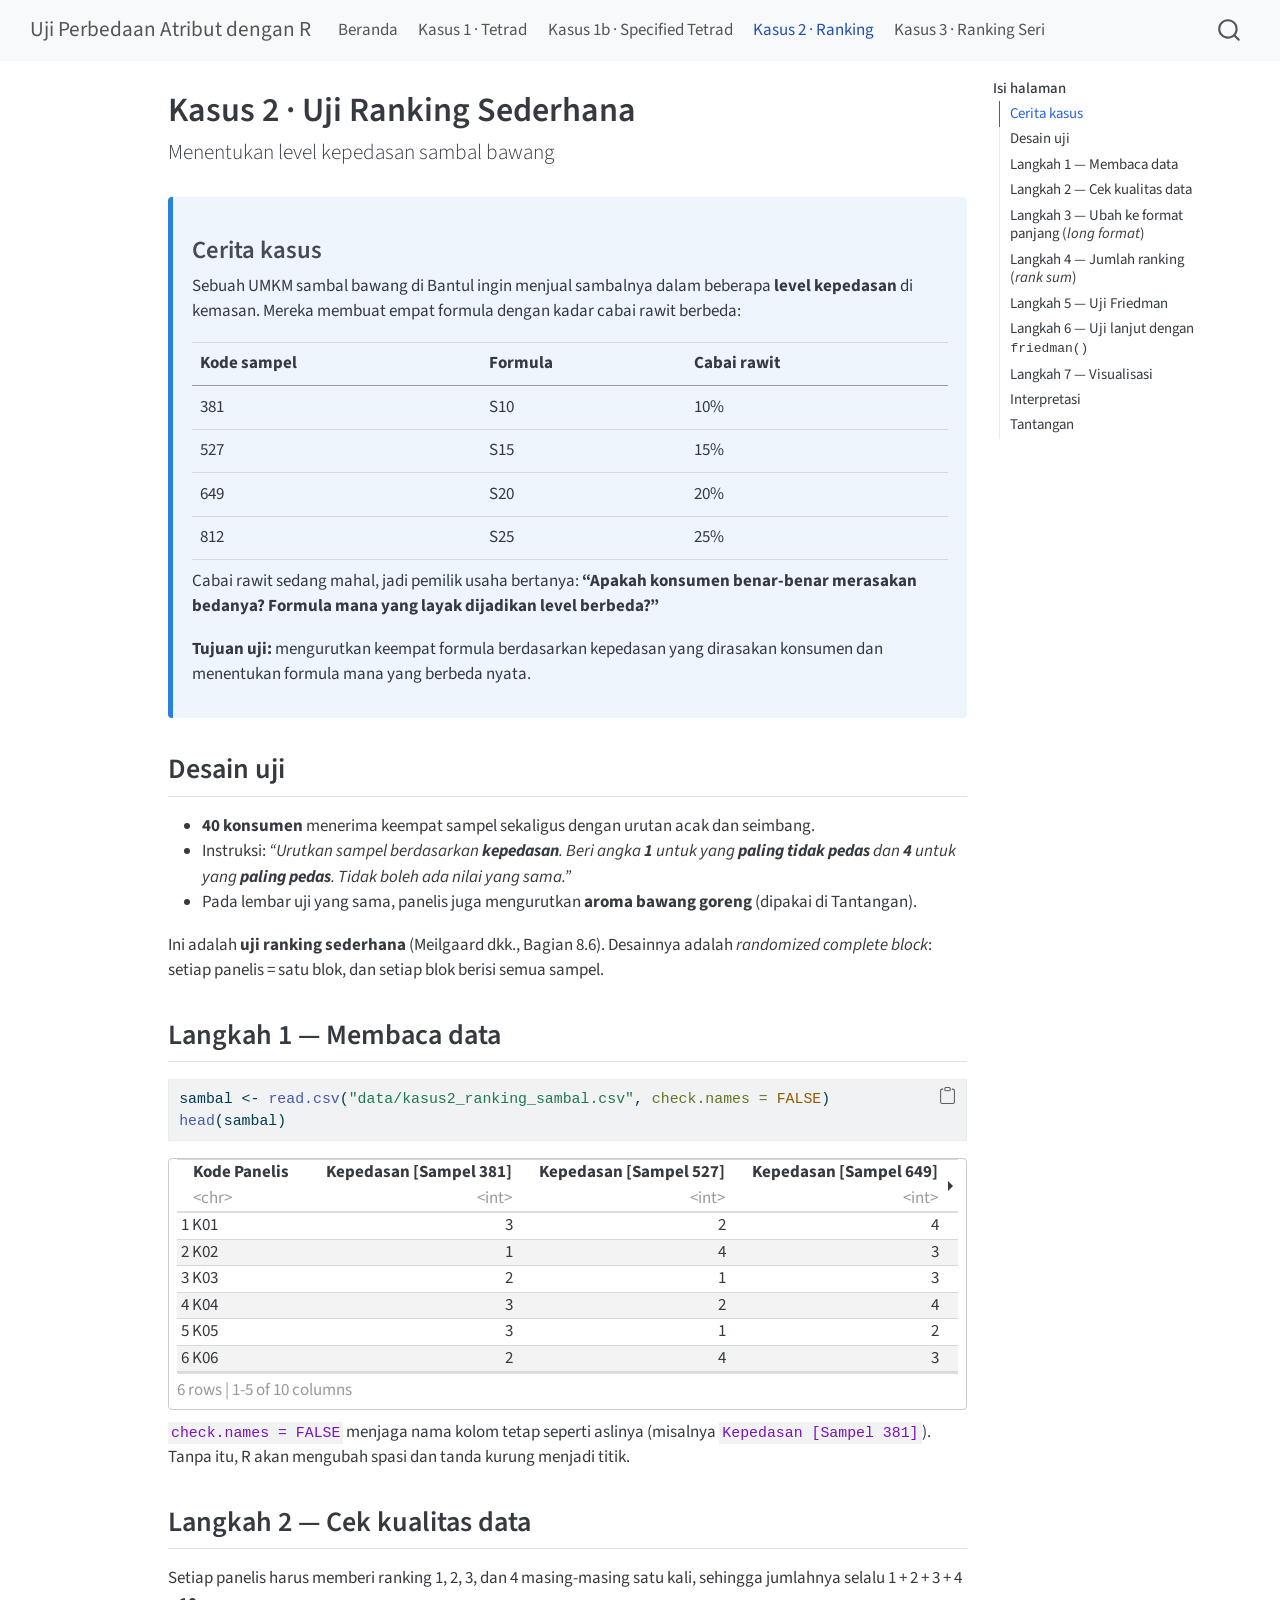
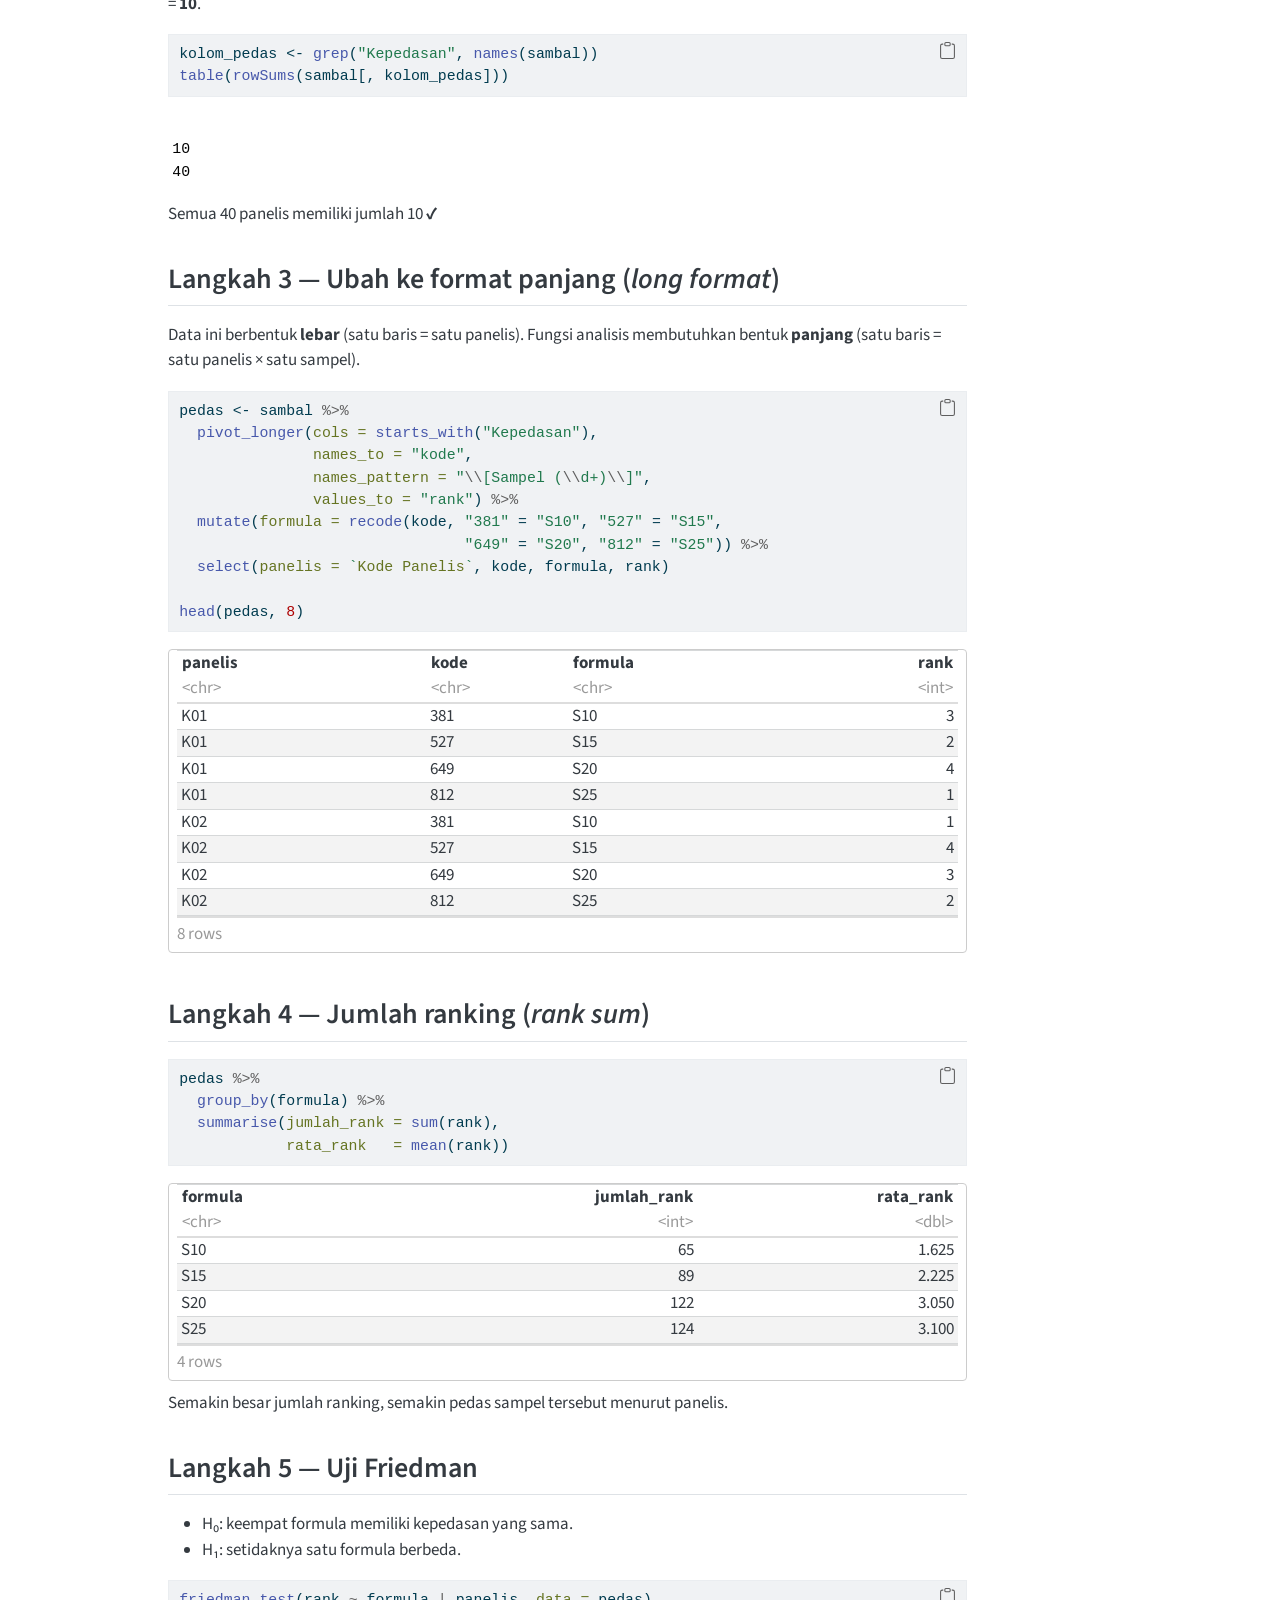
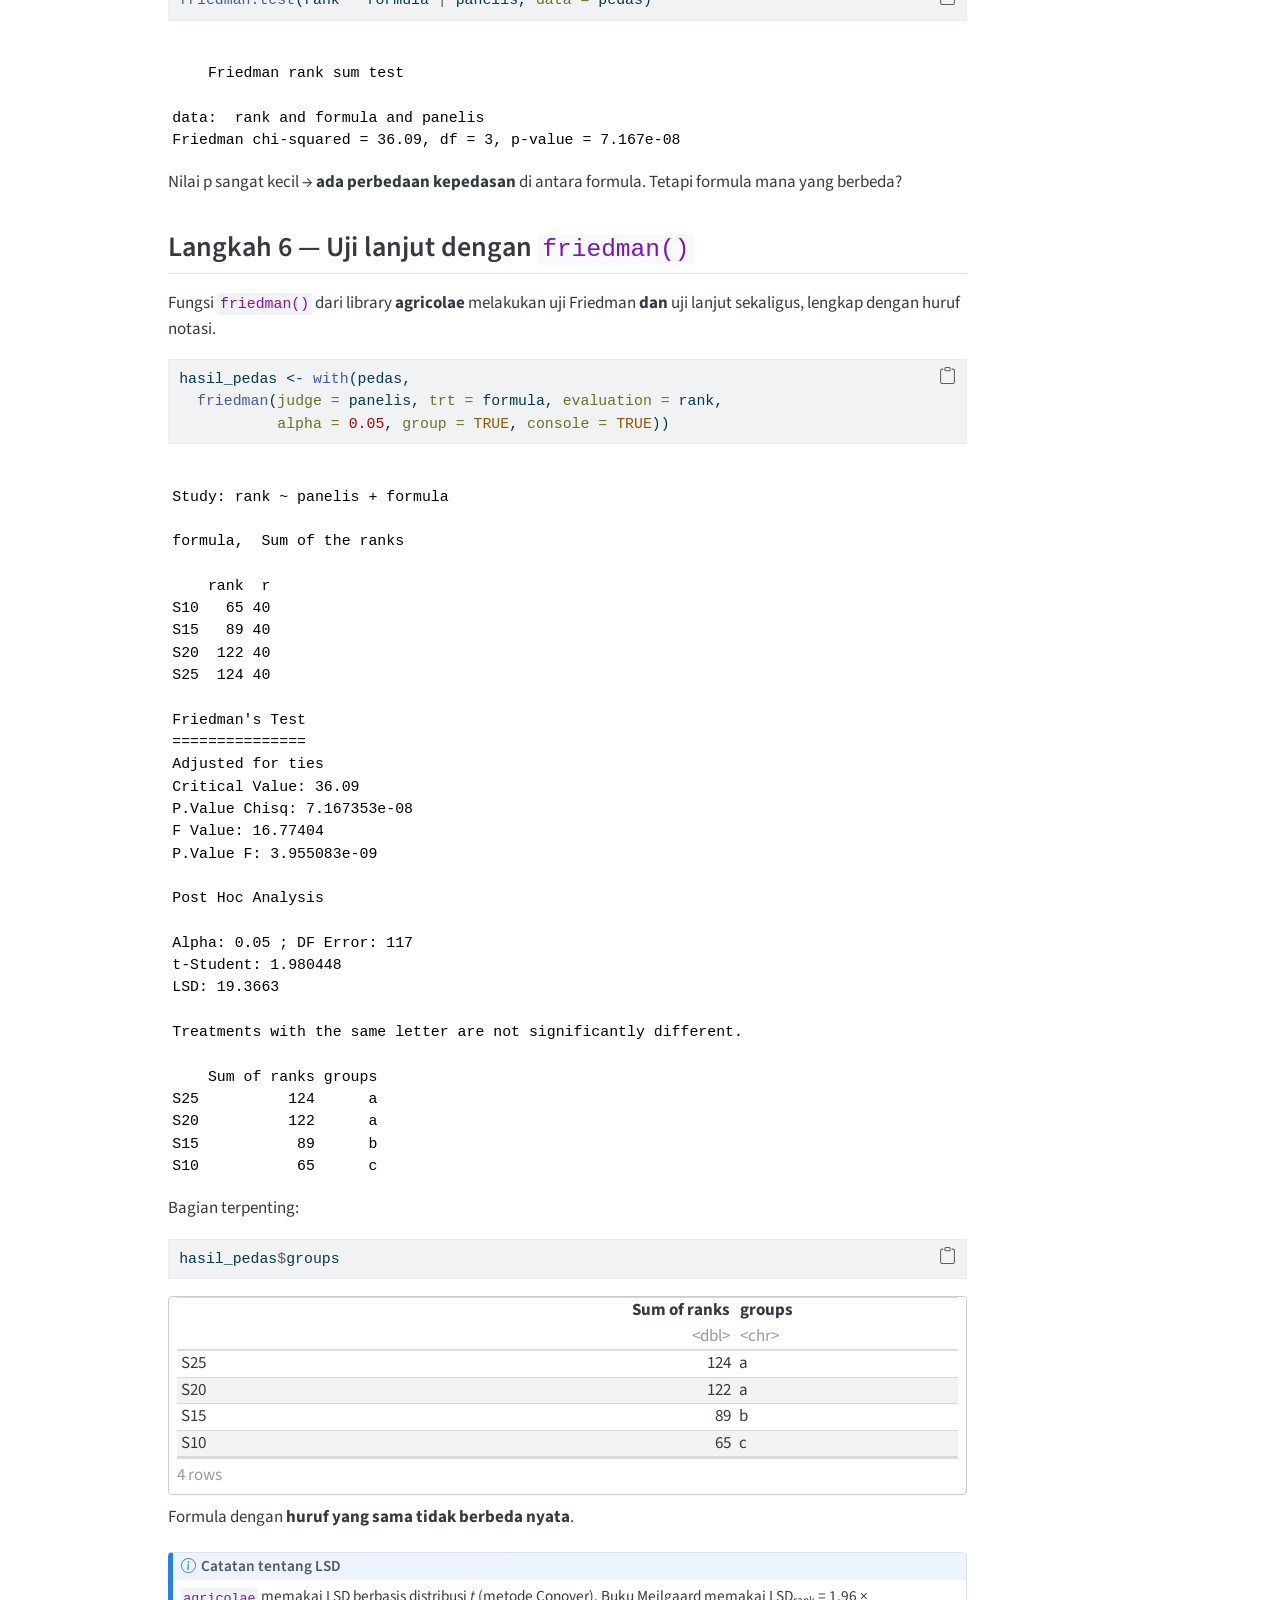
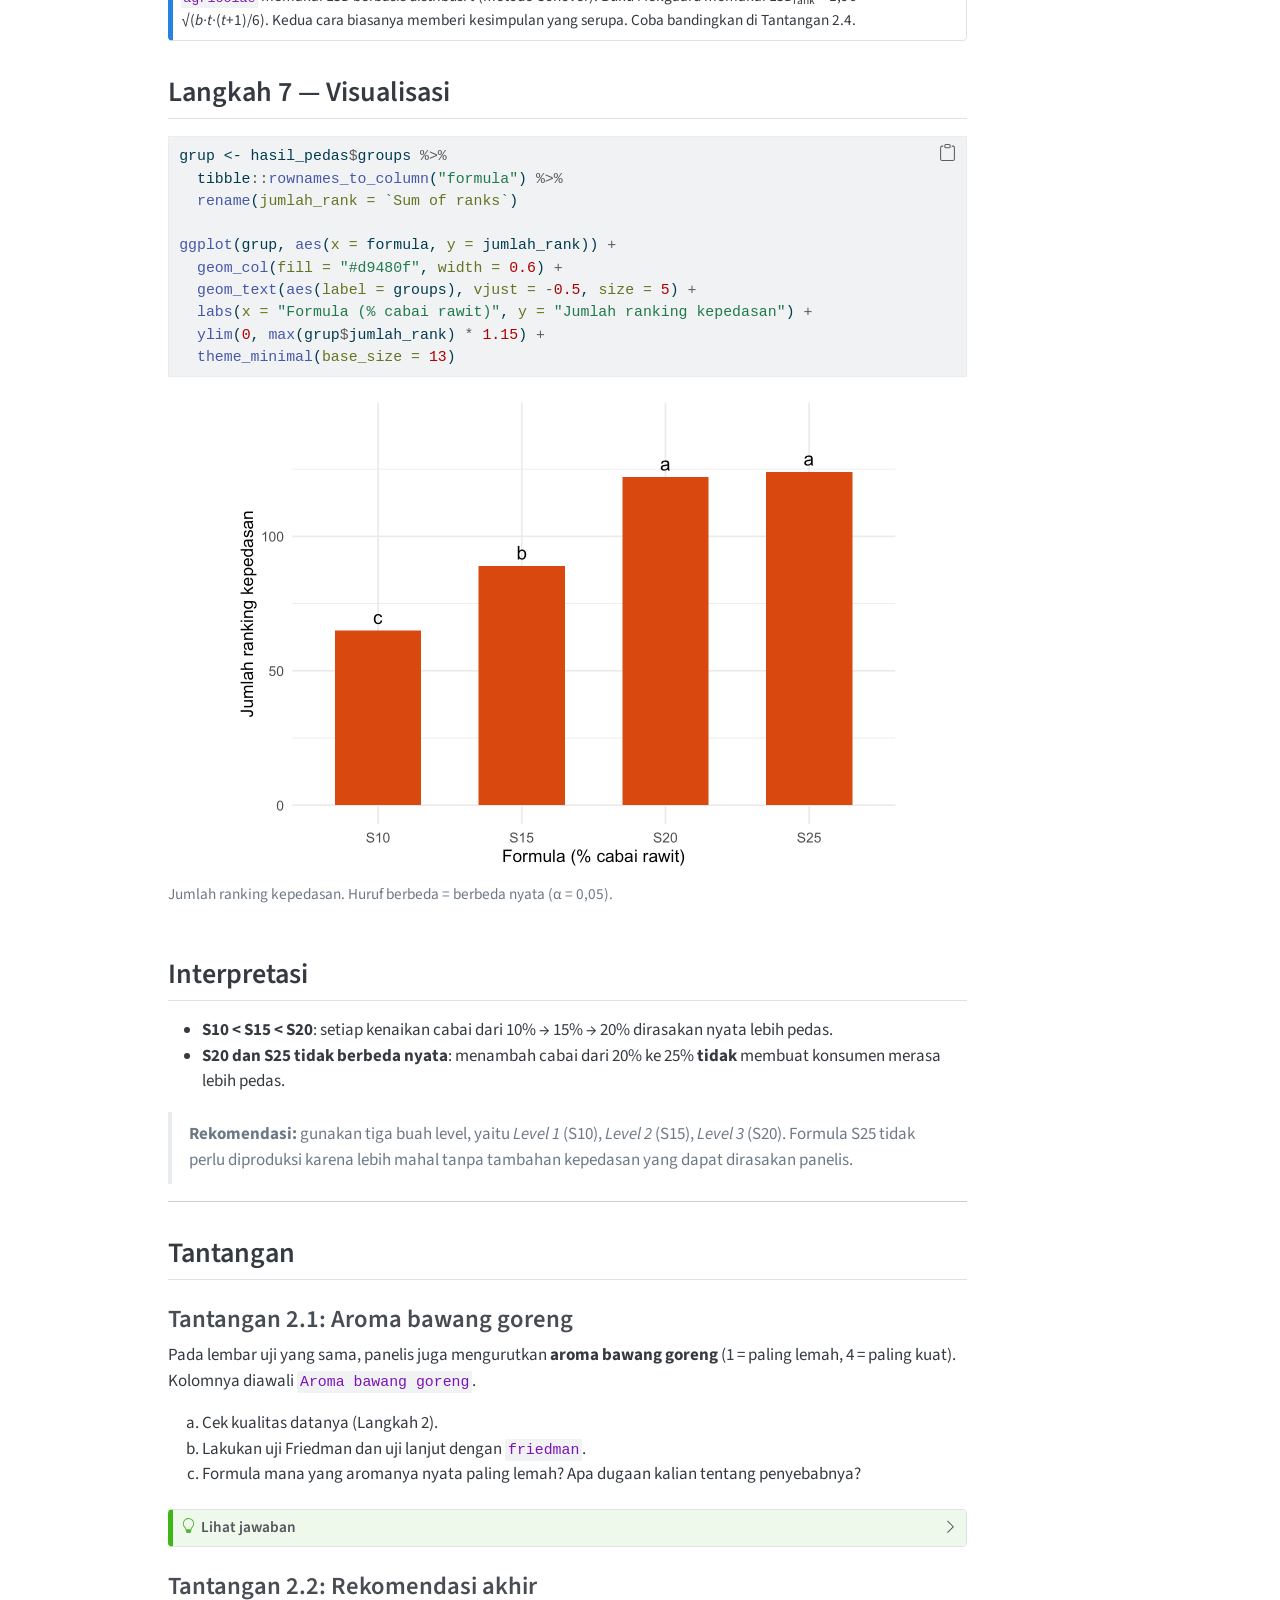
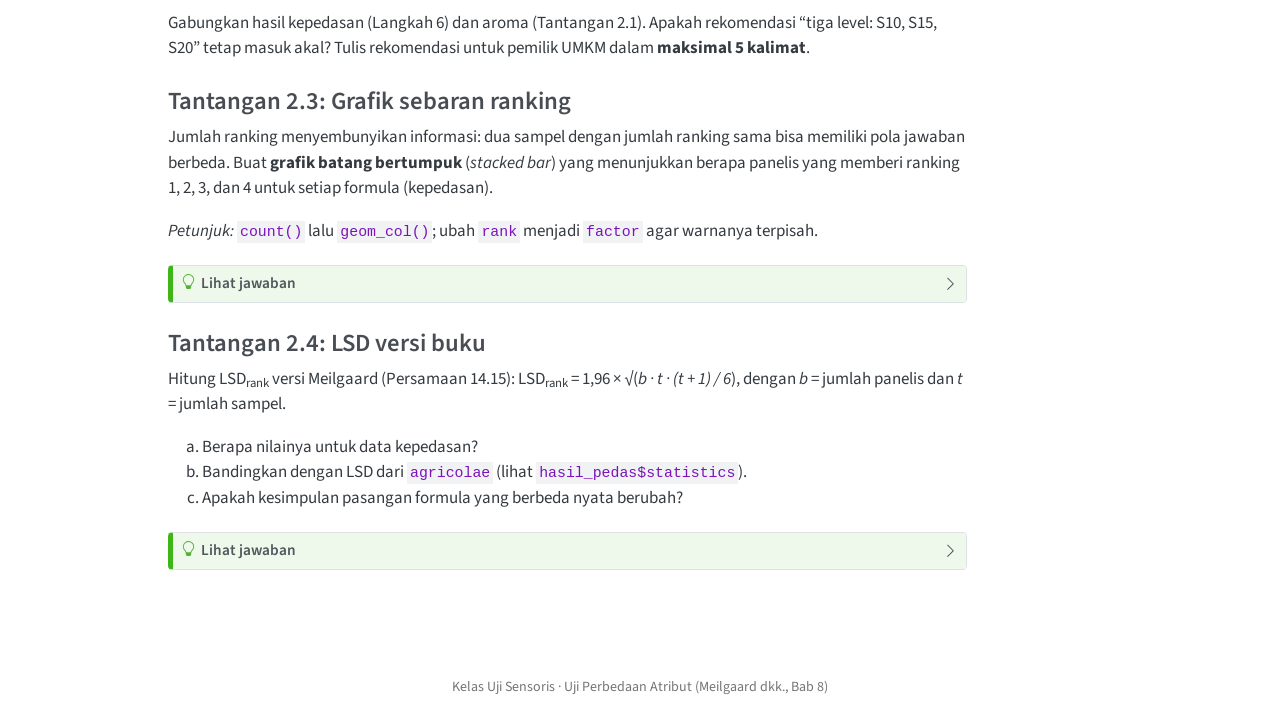
<file: 02-ranking.html>
<!DOCTYPE html>
<html xmlns="http://www.w3.org/1999/xhtml" lang="id" xml:lang="id"><head>

<meta charset="utf-8">
<meta name="generator" content="quarto-1.10.18">

<meta name="viewport" content="width=device-width, initial-scale=1.0, user-scalable=yes">


<title>Kasus 2 · Uji Ranking Sederhana – Uji Perbedaan Atribut dengan R</title>
<style>
/* Default styles provided by pandoc.
** See https://pandoc.org/MANUAL.html#variables-for-html for config info.
*/
span.smallcaps{font-variant: small-caps;}
div.columns{display: flex; gap: 1.5em;}
div.column{flex: auto;}
@media screen {
div.columns{gap: min(4vw, 1.5em);}
div.column{overflow-x: auto;}
}
div.hanging-indent{margin-left: 1.5em; text-indent: -1.5em;}
ul.task-list{list-style: none;}
ul.task-list li input[type="checkbox"] {
  width: 0.8em;
  margin: 0 0.8em 0.2em -1em; /* quarto-specific, see https://github.com/quarto-dev/quarto-cli/issues/4556 */ 
  vertical-align: middle;
}
/* CSS for syntax highlighting */
html { -webkit-text-size-adjust: 100%; }
pre > code.sourceCode { white-space: pre; position: relative; }
pre > code.sourceCode > span { display: inline-block; line-height: 1.25; }
pre > code.sourceCode > span:empty { height: 1.2em; }
.sourceCode { overflow: visible; }
code.sourceCode > span { color: inherit; text-decoration: inherit; }
div.sourceCode { margin: 1em 0; }
pre.sourceCode { margin: 0; }
@media screen {
div.sourceCode { overflow: auto; }
}
@media print {
pre > code.sourceCode { white-space: pre-wrap; }
pre > code.sourceCode > span { text-indent: -5em; padding-left: 5em; }
}
pre.numberSource code
  { counter-reset: source-line 0; }
pre.numberSource code > span
  { position: relative; left: -4em; counter-increment: source-line; }
pre.numberSource code > span > a:first-child::before
  { content: counter(source-line);
    position: relative; left: -1em; text-align: right; vertical-align: baseline;
    border: none; display: inline-block;
    -webkit-touch-callout: none; -webkit-user-select: none;
    -khtml-user-select: none; -moz-user-select: none;
    -ms-user-select: none; user-select: none;
    padding: 0 4px; width: 4em;
  }
pre.numberSource { margin-left: 3em;  padding-left: 4px; }
div.sourceCode
  {   }
@media screen {
pre > code.sourceCode > span > a:first-child::before { text-decoration: underline; }
}
</style>


<script src="site_libs/quarto-nav/quarto-nav.js"></script>
<script src="site_libs/quarto-nav/headroom.min.js"></script>
<script src="site_libs/clipboard/clipboard.min.js"></script>
<script src="site_libs/quarto-search/autocomplete.umd.js"></script>
<script src="site_libs/quarto-search/fuse.min.js"></script>
<script src="site_libs/quarto-search/quarto-search.js"></script>
<meta name="quarto:offset" content="./">
<script src="site_libs/quarto-html/quarto.js" type="module"></script>
<script src="site_libs/quarto-html/tabsets/tabsets.js" type="module"></script>
<script src="site_libs/quarto-html/popper.min.js"></script>
<script src="site_libs/quarto-html/tippy.umd.min.js"></script>
<script src="site_libs/quarto-html/anchor.min.js"></script>
<link href="site_libs/quarto-html/tippy.css" rel="stylesheet">
<link href="site_libs/quarto-html/quarto-syntax-highlighting-64a204ab8560d761af7679ceaba22944.css" rel="stylesheet" id="quarto-text-highlighting-styles">
<script src="site_libs/bootstrap/bootstrap.min.js"></script>
<link href="site_libs/bootstrap/bootstrap-icons.css" rel="stylesheet">
<link href="site_libs/bootstrap/bootstrap-282abdd4a580632c052b6858c0510cd2.min.css" rel="stylesheet" append-hash="true" id="quarto-bootstrap" data-mode="light">
<script id="quarto-search-options" type="application/json">{
  "location": "navbar",
  "copy-button": false,
  "collapse-after": 3,
  "panel-placement": "end",
  "type": "overlay",
  "limit": 50,
  "keyboard-shortcut": [
    "f",
    "/",
    "s"
  ],
  "show-item-context": false,
  "language": {
    "search-no-results-text": "Tidak ada hasil",
    "search-matching-documents-text": "dokumen cocok",
    "search-copy-link-title": "Salin tautan untuk mencari",
    "search-hide-matches-text": "Sembunyikan kecocokan lainnya",
    "search-more-match-text": "kecocokan lainnya di dokumen ini",
    "search-more-matches-text": "kecocokan lainnya di dokumen ini",
    "search-clear-button-title": "Hapus",
    "search-text-placeholder": "",
    "search-detached-cancel-button-title": "Batal",
    "search-submit-button-title": "Kirim",
    "search-label": "Mencari"
  }
}</script>
<link href="site_libs/pagedtable-1.1/css/pagedtable.css" rel="stylesheet">
<script src="site_libs/pagedtable-1.1/js/pagedtable.js"></script>


<link rel="stylesheet" href="styles.css">
</head>

<body class="nav-fixed quarto-light">

<div id="quarto-search-results"></div>
  <header id="quarto-header" class="headroom fixed-top">
    <nav class="navbar navbar-expand-lg " data-bs-theme="dark">
      <div class="navbar-container container-fluid">
      <div class="navbar-brand-container mx-auto">
    <a class="navbar-brand" href="./index.html">
    <span class="navbar-title">Uji Perbedaan Atribut dengan R</span>
    </a>
  </div>
            <div id="quarto-search" class="" title="Mencari"></div>
          <button class="navbar-toggler" type="button" data-bs-toggle="collapse" data-bs-target="#navbarCollapse" aria-controls="navbarCollapse" role="menu" aria-expanded="false" aria-label="Alihkan navigasi" onclick="if (window.quartoToggleHeadroom) { window.quartoToggleHeadroom(); }">
  <span class="navbar-toggler-icon"></span>
</button>
          <div class="collapse navbar-collapse" id="navbarCollapse">
            <ul class="navbar-nav navbar-nav-scroll me-auto">
  <li class="nav-item">
    <a class="nav-link" href="./index.html"> 
<span class="menu-text">Beranda</span></a>
  </li>  
  <li class="nav-item">
    <a class="nav-link" href="./01-tetrad.html"> 
<span class="menu-text">Kasus 1 · Tetrad</span></a>
  </li>  
  <li class="nav-item">
    <a class="nav-link" href="./01b-specified-tetrad.html"> 
<span class="menu-text">Kasus 1b · Specified Tetrad</span></a>
  </li>  
  <li class="nav-item">
    <a class="nav-link active" href="./02-ranking.html" aria-current="page"> 
<span class="menu-text">Kasus 2 · Ranking</span></a>
  </li>  
  <li class="nav-item">
    <a class="nav-link" href="./03-ranking-seri.html"> 
<span class="menu-text">Kasus 3 · Ranking Seri</span></a>
  </li>  
</ul>
          </div> <!-- /navcollapse -->
            <div class="quarto-navbar-tools">
</div>
      </div> <!-- /container-fluid -->
    </nav>
</header>
<!-- content -->
<div id="quarto-content" class="quarto-container page-columns page-rows-contents page-layout-article page-navbar">
<!-- sidebar -->
<!-- margin-sidebar -->
    <div id="quarto-margin-sidebar" class="sidebar margin-sidebar">
        <nav id="TOC" role="doc-toc" class="toc-active">
    <h2 id="toc-title">Isi halaman</h2>
   
  <ul>
  <li><a href="#cerita-kasus" id="toc-cerita-kasus" class="nav-link active" data-scroll-target="#cerita-kasus">Cerita kasus</a></li>
  <li><a href="#desain-uji" id="toc-desain-uji" class="nav-link" data-scroll-target="#desain-uji">Desain uji</a></li>
  <li><a href="#langkah-1-membaca-data" id="toc-langkah-1-membaca-data" class="nav-link" data-scroll-target="#langkah-1-membaca-data">Langkah 1 — Membaca data</a></li>
  <li><a href="#langkah-2-cek-kualitas-data" id="toc-langkah-2-cek-kualitas-data" class="nav-link" data-scroll-target="#langkah-2-cek-kualitas-data">Langkah 2 — Cek kualitas data</a></li>
  <li><a href="#langkah-3-ubah-ke-format-panjang-long-format" id="toc-langkah-3-ubah-ke-format-panjang-long-format" class="nav-link" data-scroll-target="#langkah-3-ubah-ke-format-panjang-long-format">Langkah 3 — Ubah ke format panjang (<em>long format</em>)</a></li>
  <li><a href="#langkah-4-jumlah-ranking-rank-sum" id="toc-langkah-4-jumlah-ranking-rank-sum" class="nav-link" data-scroll-target="#langkah-4-jumlah-ranking-rank-sum">Langkah 4 — Jumlah ranking (<em>rank sum</em>)</a></li>
  <li><a href="#langkah-5-uji-friedman" id="toc-langkah-5-uji-friedman" class="nav-link" data-scroll-target="#langkah-5-uji-friedman">Langkah 5 — Uji Friedman</a></li>
  <li><a href="#langkah-6-uji-lanjut-dengan-friedman" id="toc-langkah-6-uji-lanjut-dengan-friedman" class="nav-link" data-scroll-target="#langkah-6-uji-lanjut-dengan-friedman">Langkah 6 — Uji lanjut dengan <code>friedman()</code></a></li>
  <li><a href="#langkah-7-visualisasi" id="toc-langkah-7-visualisasi" class="nav-link" data-scroll-target="#langkah-7-visualisasi">Langkah 7 — Visualisasi</a></li>
  <li><a href="#interpretasi" id="toc-interpretasi" class="nav-link" data-scroll-target="#interpretasi">Interpretasi</a></li>
  <li><a href="#tantangan" id="toc-tantangan" class="nav-link" data-scroll-target="#tantangan">Tantangan</a>
  <ul class="collapse">
  <li><a href="#tantangan-2.1-aroma-bawang-goreng" id="toc-tantangan-2.1-aroma-bawang-goreng" class="nav-link" data-scroll-target="#tantangan-2.1-aroma-bawang-goreng">Tantangan 2.1: Aroma bawang goreng</a></li>
  <li><a href="#tantangan-2.2-rekomendasi-akhir" id="toc-tantangan-2.2-rekomendasi-akhir" class="nav-link" data-scroll-target="#tantangan-2.2-rekomendasi-akhir">Tantangan 2.2: Rekomendasi akhir</a></li>
  <li><a href="#tantangan-2.3-grafik-sebaran-ranking" id="toc-tantangan-2.3-grafik-sebaran-ranking" class="nav-link" data-scroll-target="#tantangan-2.3-grafik-sebaran-ranking">Tantangan 2.3: Grafik sebaran ranking</a></li>
  <li><a href="#tantangan-2.4-lsd-versi-buku" id="toc-tantangan-2.4-lsd-versi-buku" class="nav-link" data-scroll-target="#tantangan-2.4-lsd-versi-buku">Tantangan 2.4: LSD versi buku</a></li>
  </ul></li>
  </ul>
</nav>
    </div>
<!-- main -->
<main class="content" id="quarto-document-content">

<header id="title-block-header" class="quarto-title-block default">
<div class="quarto-title">
<h1 class="title">Kasus 2 · Uji Ranking Sederhana</h1>
<p class="subtitle lead">Menentukan level kepedasan sambal bawang</p>
</div>



<div class="quarto-title-meta">

    
  
    
  </div>
  


</header>


<section id="cerita-kasus" class="level3 kasus">
<h3 class="anchored" data-anchor-id="cerita-kasus">Cerita kasus</h3>
<p>Sebuah UMKM sambal bawang di Bantul ingin menjual sambalnya dalam beberapa <strong>level kepedasan</strong> di kemasan. Mereka membuat empat formula dengan kadar cabai rawit berbeda:</p>
<table class="caption-top table">
<thead>
<tr class="header">
<th>Kode sampel</th>
<th>Formula</th>
<th>Cabai rawit</th>
</tr>
</thead>
<tbody>
<tr class="odd">
<td>381</td>
<td>S10</td>
<td>10%</td>
</tr>
<tr class="even">
<td>527</td>
<td>S15</td>
<td>15%</td>
</tr>
<tr class="odd">
<td>649</td>
<td>S20</td>
<td>20%</td>
</tr>
<tr class="even">
<td>812</td>
<td>S25</td>
<td>25%</td>
</tr>
</tbody>
</table>
<p>Cabai rawit sedang mahal, jadi pemilik usaha bertanya: <strong>“Apakah konsumen benar-benar merasakan bedanya? Formula mana yang layak dijadikan level berbeda?”</strong></p>
<p><strong>Tujuan uji:</strong> mengurutkan keempat formula berdasarkan kepedasan yang dirasakan konsumen dan menentukan formula mana yang berbeda nyata.</p>
</section>
<section id="desain-uji" class="level2">
<h2 class="anchored" data-anchor-id="desain-uji">Desain uji</h2>
<ul>
<li><strong>40 konsumen</strong> menerima keempat sampel sekaligus dengan urutan acak dan seimbang.</li>
<li>Instruksi: <em>“Urutkan sampel berdasarkan <strong>kepedasan</strong>. Beri angka <strong>1</strong> untuk yang <strong>paling tidak pedas</strong> dan <strong>4</strong> untuk yang <strong>paling pedas</strong>. Tidak boleh ada nilai yang sama.”</em></li>
<li>Pada lembar uji yang sama, panelis juga mengurutkan <strong>aroma bawang goreng</strong> (dipakai di Tantangan).</li>
</ul>
<p>Ini adalah <strong>uji ranking sederhana</strong> (Meilgaard dkk., Bagian 8.6). Desainnya adalah <em>randomized complete block</em>: setiap panelis = satu blok, dan setiap blok berisi semua sampel.</p>
</section>
<section id="langkah-1-membaca-data" class="level2">
<h2 class="anchored" data-anchor-id="langkah-1-membaca-data">Langkah 1 — Membaca data</h2>
<div class="cell">
<div class="code-copy-outer-scaffold"><div class="sourceCode cell-code" id="cb1"><pre class="sourceCode r code-with-copy"><code class="sourceCode r"><span id="cb1-1"><a href="#cb1-1" aria-hidden="true" tabindex="-1"></a>sambal <span class="ot">&lt;-</span> <span class="fu">read.csv</span>(<span class="st">"data/kasus2_ranking_sambal.csv"</span>, <span class="at">check.names =</span> <span class="cn">FALSE</span>)</span>
<span id="cb1-2"><a href="#cb1-2" aria-hidden="true" tabindex="-1"></a><span class="fu">head</span>(sambal)</span></code></pre></div><button title="Salin ke Papan Klip" class="code-copy-button"><i class="bi"></i></button></div>
<div class="cell-output-display">
<div data-pagedtable="false">
  <script data-pagedtable-source="" type="application/json">
{"columns":[{"label":[""],"name":["_rn_"],"type":[""],"align":["left"]},{"label":["Kode Panelis"],"name":[1],"type":["chr"],"align":["left"]},{"label":["Kepedasan [Sampel 381]"],"name":[2],"type":["int"],"align":["right"]},{"label":["Kepedasan [Sampel 527]"],"name":[3],"type":["int"],"align":["right"]},{"label":["Kepedasan [Sampel 649]"],"name":[4],"type":["int"],"align":["right"]},{"label":["Kepedasan [Sampel 812]"],"name":[5],"type":["int"],"align":["right"]},{"label":["Aroma bawang goreng [Sampel 381]"],"name":[6],"type":["int"],"align":["right"]},{"label":["Aroma bawang goreng [Sampel 527]"],"name":[7],"type":["int"],"align":["right"]},{"label":["Aroma bawang goreng [Sampel 649]"],"name":[8],"type":["int"],"align":["right"]},{"label":["Aroma bawang goreng [Sampel 812]"],"name":[9],"type":["int"],"align":["right"]}],"data":[{"1":"K01","2":"3","3":"2","4":"4","5":"1","6":"1","7":"4","8":"3","9":"2","_rn_":"1"},{"1":"K02","2":"1","3":"4","4":"3","5":"2","6":"4","7":"3","8":"1","9":"2","_rn_":"2"},{"1":"K03","2":"2","3":"1","4":"3","5":"4","6":"4","7":"1","8":"3","9":"2","_rn_":"3"},{"1":"K04","2":"3","3":"2","4":"4","5":"1","6":"4","7":"3","8":"1","9":"2","_rn_":"4"},{"1":"K05","2":"3","3":"1","4":"2","5":"4","6":"3","7":"4","8":"2","9":"1","_rn_":"5"},{"1":"K06","2":"2","3":"4","4":"3","5":"1","6":"4","7":"3","8":"2","9":"1","_rn_":"6"}],"options":{"columns":{"min":{},"max":[10]},"rows":{"min":[10],"max":[10]},"pages":{}}}
  </script>
</div>
</div>
</div>
<p><code>check.names = FALSE</code> menjaga nama kolom tetap seperti aslinya (misalnya <code>Kepedasan [Sampel 381]</code>). Tanpa itu, R akan mengubah spasi dan tanda kurung menjadi titik.</p>
</section>
<section id="langkah-2-cek-kualitas-data" class="level2">
<h2 class="anchored" data-anchor-id="langkah-2-cek-kualitas-data">Langkah 2 — Cek kualitas data</h2>
<p>Setiap panelis harus memberi ranking 1, 2, 3, dan 4 masing-masing satu kali, sehingga jumlahnya selalu 1 + 2 + 3 + 4 = <strong>10</strong>.</p>
<div class="cell">
<div class="code-copy-outer-scaffold"><div class="sourceCode cell-code" id="cb2"><pre class="sourceCode r code-with-copy"><code class="sourceCode r"><span id="cb2-1"><a href="#cb2-1" aria-hidden="true" tabindex="-1"></a>kolom_pedas <span class="ot">&lt;-</span> <span class="fu">grep</span>(<span class="st">"Kepedasan"</span>, <span class="fu">names</span>(sambal))</span>
<span id="cb2-2"><a href="#cb2-2" aria-hidden="true" tabindex="-1"></a><span class="fu">table</span>(<span class="fu">rowSums</span>(sambal[, kolom_pedas]))</span></code></pre></div><button title="Salin ke Papan Klip" class="code-copy-button"><i class="bi"></i></button></div>
<div class="cell-output cell-output-stdout">
<pre><code>
10 
40 </code></pre>
</div>
</div>
<p>Semua 40 panelis memiliki jumlah 10 ✔️</p>
</section>
<section id="langkah-3-ubah-ke-format-panjang-long-format" class="level2">
<h2 class="anchored" data-anchor-id="langkah-3-ubah-ke-format-panjang-long-format">Langkah 3 — Ubah ke format panjang (<em>long format</em>)</h2>
<p>Data ini berbentuk <strong>lebar</strong> (satu baris = satu panelis). Fungsi analisis membutuhkan bentuk <strong>panjang</strong> (satu baris = satu panelis × satu sampel).</p>
<div class="cell">
<div class="code-copy-outer-scaffold"><div class="sourceCode cell-code" id="cb4"><pre class="sourceCode r code-with-copy"><code class="sourceCode r"><span id="cb4-1"><a href="#cb4-1" aria-hidden="true" tabindex="-1"></a>pedas <span class="ot">&lt;-</span> sambal <span class="sc">%&gt;%</span></span>
<span id="cb4-2"><a href="#cb4-2" aria-hidden="true" tabindex="-1"></a>  <span class="fu">pivot_longer</span>(<span class="at">cols =</span> <span class="fu">starts_with</span>(<span class="st">"Kepedasan"</span>),</span>
<span id="cb4-3"><a href="#cb4-3" aria-hidden="true" tabindex="-1"></a>               <span class="at">names_to =</span> <span class="st">"kode"</span>,</span>
<span id="cb4-4"><a href="#cb4-4" aria-hidden="true" tabindex="-1"></a>               <span class="at">names_pattern =</span> <span class="st">"</span><span class="sc">\\</span><span class="st">[Sampel (</span><span class="sc">\\</span><span class="st">d+)</span><span class="sc">\\</span><span class="st">]"</span>,</span>
<span id="cb4-5"><a href="#cb4-5" aria-hidden="true" tabindex="-1"></a>               <span class="at">values_to =</span> <span class="st">"rank"</span>) <span class="sc">%&gt;%</span></span>
<span id="cb4-6"><a href="#cb4-6" aria-hidden="true" tabindex="-1"></a>  <span class="fu">mutate</span>(<span class="at">formula =</span> <span class="fu">recode</span>(kode, <span class="st">"381"</span> <span class="ot">=</span> <span class="st">"S10"</span>, <span class="st">"527"</span> <span class="ot">=</span> <span class="st">"S15"</span>,</span>
<span id="cb4-7"><a href="#cb4-7" aria-hidden="true" tabindex="-1"></a>                                <span class="st">"649"</span> <span class="ot">=</span> <span class="st">"S20"</span>, <span class="st">"812"</span> <span class="ot">=</span> <span class="st">"S25"</span>)) <span class="sc">%&gt;%</span></span>
<span id="cb4-8"><a href="#cb4-8" aria-hidden="true" tabindex="-1"></a>  <span class="fu">select</span>(<span class="at">panelis =</span> <span class="st">`</span><span class="at">Kode Panelis</span><span class="st">`</span>, kode, formula, rank)</span>
<span id="cb4-9"><a href="#cb4-9" aria-hidden="true" tabindex="-1"></a></span>
<span id="cb4-10"><a href="#cb4-10" aria-hidden="true" tabindex="-1"></a><span class="fu">head</span>(pedas, <span class="dv">8</span>)</span></code></pre></div><button title="Salin ke Papan Klip" class="code-copy-button"><i class="bi"></i></button></div>
<div class="cell-output-display">
<div data-pagedtable="false">
  <script data-pagedtable-source="" type="application/json">
{"columns":[{"label":["panelis"],"name":[1],"type":["chr"],"align":["left"]},{"label":["kode"],"name":[2],"type":["chr"],"align":["left"]},{"label":["formula"],"name":[3],"type":["chr"],"align":["left"]},{"label":["rank"],"name":[4],"type":["int"],"align":["right"]}],"data":[{"1":"K01","2":"381","3":"S10","4":"3"},{"1":"K01","2":"527","3":"S15","4":"2"},{"1":"K01","2":"649","3":"S20","4":"4"},{"1":"K01","2":"812","3":"S25","4":"1"},{"1":"K02","2":"381","3":"S10","4":"1"},{"1":"K02","2":"527","3":"S15","4":"4"},{"1":"K02","2":"649","3":"S20","4":"3"},{"1":"K02","2":"812","3":"S25","4":"2"}],"options":{"columns":{"min":{},"max":[10]},"rows":{"min":[10],"max":[10]},"pages":{}}}
  </script>
</div>
</div>
</div>
</section>
<section id="langkah-4-jumlah-ranking-rank-sum" class="level2">
<h2 class="anchored" data-anchor-id="langkah-4-jumlah-ranking-rank-sum">Langkah 4 — Jumlah ranking (<em>rank sum</em>)</h2>
<div class="cell">
<div class="code-copy-outer-scaffold"><div class="sourceCode cell-code" id="cb5"><pre class="sourceCode r code-with-copy"><code class="sourceCode r"><span id="cb5-1"><a href="#cb5-1" aria-hidden="true" tabindex="-1"></a>pedas <span class="sc">%&gt;%</span></span>
<span id="cb5-2"><a href="#cb5-2" aria-hidden="true" tabindex="-1"></a>  <span class="fu">group_by</span>(formula) <span class="sc">%&gt;%</span></span>
<span id="cb5-3"><a href="#cb5-3" aria-hidden="true" tabindex="-1"></a>  <span class="fu">summarise</span>(<span class="at">jumlah_rank =</span> <span class="fu">sum</span>(rank),</span>
<span id="cb5-4"><a href="#cb5-4" aria-hidden="true" tabindex="-1"></a>            <span class="at">rata_rank   =</span> <span class="fu">mean</span>(rank))</span></code></pre></div><button title="Salin ke Papan Klip" class="code-copy-button"><i class="bi"></i></button></div>
<div class="cell-output-display">
<div data-pagedtable="false">
  <script data-pagedtable-source="" type="application/json">
{"columns":[{"label":["formula"],"name":[1],"type":["chr"],"align":["left"]},{"label":["jumlah_rank"],"name":[2],"type":["int"],"align":["right"]},{"label":["rata_rank"],"name":[3],"type":["dbl"],"align":["right"]}],"data":[{"1":"S10","2":"65","3":"1.625"},{"1":"S15","2":"89","3":"2.225"},{"1":"S20","2":"122","3":"3.050"},{"1":"S25","2":"124","3":"3.100"}],"options":{"columns":{"min":{},"max":[10]},"rows":{"min":[10],"max":[10]},"pages":{}}}
  </script>
</div>
</div>
</div>
<p>Semakin besar jumlah ranking, semakin pedas sampel tersebut menurut panelis.</p>
</section>
<section id="langkah-5-uji-friedman" class="level2">
<h2 class="anchored" data-anchor-id="langkah-5-uji-friedman">Langkah 5 — Uji Friedman</h2>
<ul>
<li>H₀: keempat formula memiliki kepedasan yang sama.</li>
<li>H₁: setidaknya satu formula berbeda.</li>
</ul>
<div class="cell">
<div class="code-copy-outer-scaffold"><div class="sourceCode cell-code" id="cb6"><pre class="sourceCode r code-with-copy"><code class="sourceCode r"><span id="cb6-1"><a href="#cb6-1" aria-hidden="true" tabindex="-1"></a><span class="fu">friedman.test</span>(rank <span class="sc">~</span> formula <span class="sc">|</span> panelis, <span class="at">data =</span> pedas)</span></code></pre></div><button title="Salin ke Papan Klip" class="code-copy-button"><i class="bi"></i></button></div>
<div class="cell-output cell-output-stdout">
<pre><code>
    Friedman rank sum test

data:  rank and formula and panelis
Friedman chi-squared = 36.09, df = 3, p-value = 7.167e-08</code></pre>
</div>
</div>
<p>Nilai p sangat kecil → <strong>ada perbedaan kepedasan</strong> di antara formula. Tetapi formula mana yang berbeda?</p>
</section>
<section id="langkah-6-uji-lanjut-dengan-friedman" class="level2">
<h2 class="anchored" data-anchor-id="langkah-6-uji-lanjut-dengan-friedman">Langkah 6 — Uji lanjut dengan <code>friedman()</code></h2>
<p>Fungsi <code>friedman()</code> dari library <strong>agricolae</strong> melakukan uji Friedman <strong>dan</strong> uji lanjut sekaligus, lengkap dengan huruf notasi.</p>
<div class="cell">
<div class="code-copy-outer-scaffold"><div class="sourceCode cell-code" id="cb8"><pre class="sourceCode r code-with-copy"><code class="sourceCode r"><span id="cb8-1"><a href="#cb8-1" aria-hidden="true" tabindex="-1"></a>hasil_pedas <span class="ot">&lt;-</span> <span class="fu">with</span>(pedas,</span>
<span id="cb8-2"><a href="#cb8-2" aria-hidden="true" tabindex="-1"></a>  <span class="fu">friedman</span>(<span class="at">judge =</span> panelis, <span class="at">trt =</span> formula, <span class="at">evaluation =</span> rank,</span>
<span id="cb8-3"><a href="#cb8-3" aria-hidden="true" tabindex="-1"></a>           <span class="at">alpha =</span> <span class="fl">0.05</span>, <span class="at">group =</span> <span class="cn">TRUE</span>, <span class="at">console =</span> <span class="cn">TRUE</span>))</span></code></pre></div><button title="Salin ke Papan Klip" class="code-copy-button"><i class="bi"></i></button></div>
<div class="cell-output cell-output-stdout">
<pre><code>
Study: rank ~ panelis + formula 

formula,  Sum of the ranks

    rank  r
S10   65 40
S15   89 40
S20  122 40
S25  124 40

Friedman's Test
===============
Adjusted for ties
Critical Value: 36.09
P.Value Chisq: 7.167353e-08
F Value: 16.77404
P.Value F: 3.955083e-09 

Post Hoc Analysis

Alpha: 0.05 ; DF Error: 117
t-Student: 1.980448
LSD: 19.3663 

Treatments with the same letter are not significantly different.

    Sum of ranks groups
S25          124      a
S20          122      a
S15           89      b
S10           65      c</code></pre>
</div>
</div>
<p>Bagian terpenting:</p>
<div class="cell">
<div class="code-copy-outer-scaffold"><div class="sourceCode cell-code" id="cb10"><pre class="sourceCode r code-with-copy"><code class="sourceCode r"><span id="cb10-1"><a href="#cb10-1" aria-hidden="true" tabindex="-1"></a>hasil_pedas<span class="sc">$</span>groups</span></code></pre></div><button title="Salin ke Papan Klip" class="code-copy-button"><i class="bi"></i></button></div>
<div class="cell-output-display">
<div data-pagedtable="false">
  <script data-pagedtable-source="" type="application/json">
{"columns":[{"label":[""],"name":["_rn_"],"type":[""],"align":["left"]},{"label":["Sum of ranks"],"name":[1],"type":["dbl"],"align":["right"]},{"label":["groups"],"name":[2],"type":["chr"],"align":["left"]}],"data":[{"1":"124","2":"a","_rn_":"S25"},{"1":"122","2":"a","_rn_":"S20"},{"1":"89","2":"b","_rn_":"S15"},{"1":"65","2":"c","_rn_":"S10"}],"options":{"columns":{"min":{},"max":[10]},"rows":{"min":[10],"max":[10]},"pages":{}}}
  </script>
</div>
</div>
</div>
<p>Formula dengan <strong>huruf yang sama tidak berbeda nyata</strong>.</p>
<div class="callout callout-style-default callout-note callout-titled">
<div class="callout-header d-flex align-content-center">
<div class="callout-icon-container">
<i class="callout-icon"></i>
</div>
<div class="callout-title-container flex-fill">
<span class="screen-reader-only">Catatan</span>Catatan tentang LSD
</div>
</div>
<div class="callout-body-container callout-body">
<p><code>agricolae</code> memakai LSD berbasis distribusi <em>t</em> (metode Conover). Buku Meilgaard memakai LSD<sub>rank</sub> = 1,96 × √(<em>b·t·</em>(<em>t</em>+1)/6). Kedua cara biasanya memberi kesimpulan yang serupa. Coba bandingkan di Tantangan 2.4.</p>
</div>
</div>
</section>
<section id="langkah-7-visualisasi" class="level2">
<h2 class="anchored" data-anchor-id="langkah-7-visualisasi">Langkah 7 — Visualisasi</h2>
<div class="cell">
<div class="code-copy-outer-scaffold"><div class="sourceCode cell-code" id="cb11"><pre class="sourceCode r code-with-copy"><code class="sourceCode r"><span id="cb11-1"><a href="#cb11-1" aria-hidden="true" tabindex="-1"></a>grup <span class="ot">&lt;-</span> hasil_pedas<span class="sc">$</span>groups <span class="sc">%&gt;%</span></span>
<span id="cb11-2"><a href="#cb11-2" aria-hidden="true" tabindex="-1"></a>  tibble<span class="sc">::</span><span class="fu">rownames_to_column</span>(<span class="st">"formula"</span>) <span class="sc">%&gt;%</span></span>
<span id="cb11-3"><a href="#cb11-3" aria-hidden="true" tabindex="-1"></a>  <span class="fu">rename</span>(<span class="at">jumlah_rank =</span> <span class="st">`</span><span class="at">Sum of ranks</span><span class="st">`</span>)</span>
<span id="cb11-4"><a href="#cb11-4" aria-hidden="true" tabindex="-1"></a></span>
<span id="cb11-5"><a href="#cb11-5" aria-hidden="true" tabindex="-1"></a><span class="fu">ggplot</span>(grup, <span class="fu">aes</span>(<span class="at">x =</span> formula, <span class="at">y =</span> jumlah_rank)) <span class="sc">+</span></span>
<span id="cb11-6"><a href="#cb11-6" aria-hidden="true" tabindex="-1"></a>  <span class="fu">geom_col</span>(<span class="at">fill =</span> <span class="st">"#d9480f"</span>, <span class="at">width =</span> <span class="fl">0.6</span>) <span class="sc">+</span></span>
<span id="cb11-7"><a href="#cb11-7" aria-hidden="true" tabindex="-1"></a>  <span class="fu">geom_text</span>(<span class="fu">aes</span>(<span class="at">label =</span> groups), <span class="at">vjust =</span> <span class="sc">-</span><span class="fl">0.5</span>, <span class="at">size =</span> <span class="dv">5</span>) <span class="sc">+</span></span>
<span id="cb11-8"><a href="#cb11-8" aria-hidden="true" tabindex="-1"></a>  <span class="fu">labs</span>(<span class="at">x =</span> <span class="st">"Formula (% cabai rawit)"</span>, <span class="at">y =</span> <span class="st">"Jumlah ranking kepedasan"</span>) <span class="sc">+</span></span>
<span id="cb11-9"><a href="#cb11-9" aria-hidden="true" tabindex="-1"></a>  <span class="fu">ylim</span>(<span class="dv">0</span>, <span class="fu">max</span>(grup<span class="sc">$</span>jumlah_rank) <span class="sc">*</span> <span class="fl">1.15</span>) <span class="sc">+</span></span>
<span id="cb11-10"><a href="#cb11-10" aria-hidden="true" tabindex="-1"></a>  <span class="fu">theme_minimal</span>(<span class="at">base_size =</span> <span class="dv">13</span>)</span></code></pre></div><button title="Salin ke Papan Klip" class="code-copy-button"><i class="bi"></i></button></div>
<div class="cell-output-display">
<div class="quarto-figure quarto-figure-center">
<figure class="figure">
<p><img src="02-ranking_files/figure-html/unnamed-chunk-9-1.png" class="img-fluid figure-img" width="672"></p>
<figcaption>Jumlah ranking kepedasan. Huruf berbeda = berbeda nyata (α = 0,05).</figcaption>
</figure>
</div>
</div>
</div>
</section>
<section id="interpretasi" class="level2">
<h2 class="anchored" data-anchor-id="interpretasi">Interpretasi</h2>
<ul>
<li><strong>S10 &lt; S15 &lt; S20</strong>: setiap kenaikan cabai dari 10% → 15% → 20% dirasakan nyata lebih pedas.</li>
<li><strong>S20 dan S25 tidak berbeda nyata</strong>: menambah cabai dari 20% ke 25% <strong>tidak</strong> membuat konsumen merasa lebih pedas.</li>
</ul>
<blockquote class="blockquote">
<p><strong>Rekomendasi:</strong> gunakan tiga buah level, yaitu <em>Level 1</em> (S10), <em>Level 2</em> (S15), <em>Level 3</em> (S20). Formula S25 tidak perlu diproduksi karena lebih mahal tanpa tambahan kepedasan yang dapat dirasakan panelis.</p>
</blockquote>
<hr>
</section>
<section id="tantangan" class="level2">
<h2 class="anchored" data-anchor-id="tantangan">Tantangan</h2>
<section id="tantangan-2.1-aroma-bawang-goreng" class="level3">
<h3 class="anchored" data-anchor-id="tantangan-2.1-aroma-bawang-goreng">Tantangan 2.1: Aroma bawang goreng</h3>
<p>Pada lembar uji yang sama, panelis juga mengurutkan <strong>aroma bawang goreng</strong> (1 = paling lemah, 4 = paling kuat). Kolomnya diawali <code>Aroma bawang goreng</code>.</p>
<ol type="a">
<li>Cek kualitas datanya (Langkah 2).</li>
<li>Lakukan uji Friedman dan uji lanjut dengan <code>friedman</code>.</li>
<li>Formula mana yang aromanya nyata paling lemah? Apa dugaan kalian tentang penyebabnya?</li>
</ol>
<div class="callout callout-style-default callout-tip callout-titled">
<div class="callout-header d-flex align-content-center collapsed" data-bs-toggle="collapse" data-bs-target=".callout-2-contents" aria-controls="callout-2" aria-expanded="false" aria-label="Toggle callout">
<div class="callout-icon-container">
<i class="callout-icon"></i>
</div>
<div class="callout-title-container flex-fill">
<span class="screen-reader-only">Tip</span>Lihat jawaban
</div>
<div class="callout-btn-toggle d-inline-block border-0 py-1 ps-1 pe-0 float-end"><i class="callout-toggle"></i></div>
</div>
<div id="callout-2" class="callout-2-contents callout-collapse collapse">
<div class="callout-body-container callout-body">
<div class="cell">
<div class="code-copy-outer-scaffold"><div class="sourceCode cell-code" id="cb12"><pre class="sourceCode r code-with-copy"><code class="sourceCode r"><span id="cb12-1"><a href="#cb12-1" aria-hidden="true" tabindex="-1"></a>kolom_aroma <span class="ot">&lt;-</span> <span class="fu">grep</span>(<span class="st">"Aroma"</span>, <span class="fu">names</span>(sambal))</span>
<span id="cb12-2"><a href="#cb12-2" aria-hidden="true" tabindex="-1"></a><span class="fu">table</span>(<span class="fu">rowSums</span>(sambal[, kolom_aroma]))</span>
<span id="cb12-3"><a href="#cb12-3" aria-hidden="true" tabindex="-1"></a></span>
<span id="cb12-4"><a href="#cb12-4" aria-hidden="true" tabindex="-1"></a>aroma <span class="ot">&lt;-</span> sambal <span class="sc">%&gt;%</span></span>
<span id="cb12-5"><a href="#cb12-5" aria-hidden="true" tabindex="-1"></a>  <span class="fu">pivot_longer</span>(<span class="at">cols =</span> <span class="fu">starts_with</span>(<span class="st">"Aroma"</span>),</span>
<span id="cb12-6"><a href="#cb12-6" aria-hidden="true" tabindex="-1"></a>               <span class="at">names_to =</span> <span class="st">"kode"</span>,</span>
<span id="cb12-7"><a href="#cb12-7" aria-hidden="true" tabindex="-1"></a>               <span class="at">names_pattern =</span> <span class="st">"</span><span class="sc">\\</span><span class="st">[Sampel (</span><span class="sc">\\</span><span class="st">d+)</span><span class="sc">\\</span><span class="st">]"</span>,</span>
<span id="cb12-8"><a href="#cb12-8" aria-hidden="true" tabindex="-1"></a>               <span class="at">values_to =</span> <span class="st">"rank"</span>) <span class="sc">%&gt;%</span></span>
<span id="cb12-9"><a href="#cb12-9" aria-hidden="true" tabindex="-1"></a>  <span class="fu">mutate</span>(<span class="at">formula =</span> <span class="fu">recode</span>(kode, <span class="st">"381"</span> <span class="ot">=</span> <span class="st">"S10"</span>, <span class="st">"527"</span> <span class="ot">=</span> <span class="st">"S15"</span>,</span>
<span id="cb12-10"><a href="#cb12-10" aria-hidden="true" tabindex="-1"></a>                                <span class="st">"649"</span> <span class="ot">=</span> <span class="st">"S20"</span>, <span class="st">"812"</span> <span class="ot">=</span> <span class="st">"S25"</span>)) <span class="sc">%&gt;%</span></span>
<span id="cb12-11"><a href="#cb12-11" aria-hidden="true" tabindex="-1"></a>  <span class="fu">select</span>(<span class="at">panelis =</span> <span class="st">`</span><span class="at">Kode Panelis</span><span class="st">`</span>, formula, rank)</span>
<span id="cb12-12"><a href="#cb12-12" aria-hidden="true" tabindex="-1"></a></span>
<span id="cb12-13"><a href="#cb12-13" aria-hidden="true" tabindex="-1"></a><span class="fu">friedman.test</span>(rank <span class="sc">~</span> formula <span class="sc">|</span> panelis, <span class="at">data =</span> aroma)</span>
<span id="cb12-14"><a href="#cb12-14" aria-hidden="true" tabindex="-1"></a>hasil_aroma <span class="ot">&lt;-</span> <span class="fu">with</span>(aroma, <span class="fu">friedman</span>(panelis, formula, rank, <span class="at">group =</span> <span class="cn">TRUE</span>))</span>
<span id="cb12-15"><a href="#cb12-15" aria-hidden="true" tabindex="-1"></a>hasil_aroma<span class="sc">$</span>groups</span></code></pre></div><button title="Salin ke Papan Klip" class="code-copy-button"><i class="bi"></i></button></div>
</div>
</div>
</div>
</div>
</section>
<section id="tantangan-2.2-rekomendasi-akhir" class="level3">
<h3 class="anchored" data-anchor-id="tantangan-2.2-rekomendasi-akhir">Tantangan 2.2: Rekomendasi akhir</h3>
<p>Gabungkan hasil kepedasan (Langkah 6) dan aroma (Tantangan 2.1). Apakah rekomendasi “tiga level: S10, S15, S20” tetap masuk akal? Tulis rekomendasi untuk pemilik UMKM dalam <strong>maksimal 5 kalimat</strong>.</p>
</section>
<section id="tantangan-2.3-grafik-sebaran-ranking" class="level3">
<h3 class="anchored" data-anchor-id="tantangan-2.3-grafik-sebaran-ranking">Tantangan 2.3: Grafik sebaran ranking</h3>
<p>Jumlah ranking menyembunyikan informasi: dua sampel dengan jumlah ranking sama bisa memiliki pola jawaban berbeda. Buat <strong>grafik batang bertumpuk</strong> (<em>stacked bar</em>) yang menunjukkan berapa panelis yang memberi ranking 1, 2, 3, dan 4 untuk setiap formula (kepedasan).</p>
<p><em>Petunjuk:</em> <code>count()</code> lalu <code>geom_col()</code>; ubah <code>rank</code> menjadi <code>factor</code> agar warnanya terpisah.</p>
<div class="callout callout-style-default callout-tip callout-titled">
<div class="callout-header d-flex align-content-center collapsed" data-bs-toggle="collapse" data-bs-target=".callout-3-contents" aria-controls="callout-3" aria-expanded="false" aria-label="Toggle callout">
<div class="callout-icon-container">
<i class="callout-icon"></i>
</div>
<div class="callout-title-container flex-fill">
<span class="screen-reader-only">Tip</span>Lihat jawaban
</div>
<div class="callout-btn-toggle d-inline-block border-0 py-1 ps-1 pe-0 float-end"><i class="callout-toggle"></i></div>
</div>
<div id="callout-3" class="callout-3-contents callout-collapse collapse">
<div class="callout-body-container callout-body">
<div class="cell">
<div class="code-copy-outer-scaffold"><div class="sourceCode cell-code" id="cb13"><pre class="sourceCode r code-with-copy"><code class="sourceCode r"><span id="cb13-1"><a href="#cb13-1" aria-hidden="true" tabindex="-1"></a>pedas <span class="ot">&lt;-</span> sambal <span class="sc">%&gt;%</span></span>
<span id="cb13-2"><a href="#cb13-2" aria-hidden="true" tabindex="-1"></a>  <span class="fu">pivot_longer</span>(<span class="at">cols =</span> <span class="fu">starts_with</span>(<span class="st">"Kepedasan"</span>),</span>
<span id="cb13-3"><a href="#cb13-3" aria-hidden="true" tabindex="-1"></a>               <span class="at">names_to =</span> <span class="st">"kode"</span>,</span>
<span id="cb13-4"><a href="#cb13-4" aria-hidden="true" tabindex="-1"></a>               <span class="at">names_pattern =</span> <span class="st">"</span><span class="sc">\\</span><span class="st">[Sampel (</span><span class="sc">\\</span><span class="st">d+)</span><span class="sc">\\</span><span class="st">]"</span>,</span>
<span id="cb13-5"><a href="#cb13-5" aria-hidden="true" tabindex="-1"></a>               <span class="at">values_to =</span> <span class="st">"rank"</span>) <span class="sc">%&gt;%</span></span>
<span id="cb13-6"><a href="#cb13-6" aria-hidden="true" tabindex="-1"></a>  <span class="fu">mutate</span>(<span class="at">formula =</span> <span class="fu">recode</span>(kode, <span class="st">"381"</span> <span class="ot">=</span> <span class="st">"S10"</span>, <span class="st">"527"</span> <span class="ot">=</span> <span class="st">"S15"</span>,</span>
<span id="cb13-7"><a href="#cb13-7" aria-hidden="true" tabindex="-1"></a>                                <span class="st">"649"</span> <span class="ot">=</span> <span class="st">"S20"</span>, <span class="st">"812"</span> <span class="ot">=</span> <span class="st">"S25"</span>)) <span class="sc">%&gt;%</span></span>
<span id="cb13-8"><a href="#cb13-8" aria-hidden="true" tabindex="-1"></a>  <span class="fu">select</span>(<span class="at">panelis =</span> <span class="st">`</span><span class="at">Kode Panelis</span><span class="st">`</span>, formula, rank)</span>
<span id="cb13-9"><a href="#cb13-9" aria-hidden="true" tabindex="-1"></a></span>
<span id="cb13-10"><a href="#cb13-10" aria-hidden="true" tabindex="-1"></a>pedas <span class="sc">%&gt;%</span></span>
<span id="cb13-11"><a href="#cb13-11" aria-hidden="true" tabindex="-1"></a>  <span class="fu">count</span>(formula, rank) <span class="sc">%&gt;%</span></span>
<span id="cb13-12"><a href="#cb13-12" aria-hidden="true" tabindex="-1"></a>  <span class="fu">ggplot</span>(<span class="fu">aes</span>(<span class="at">x =</span> formula, <span class="at">y =</span> n, <span class="at">fill =</span> <span class="fu">factor</span>(rank))) <span class="sc">+</span></span>
<span id="cb13-13"><a href="#cb13-13" aria-hidden="true" tabindex="-1"></a>  <span class="fu">geom_col</span>() <span class="sc">+</span></span>
<span id="cb13-14"><a href="#cb13-14" aria-hidden="true" tabindex="-1"></a>  <span class="fu">scale_fill_brewer</span>(<span class="at">palette =</span> <span class="st">"OrRd"</span>, <span class="at">name =</span> <span class="st">"Ranking</span><span class="sc">\n</span><span class="st">(4 = paling pedas)"</span>) <span class="sc">+</span></span>
<span id="cb13-15"><a href="#cb13-15" aria-hidden="true" tabindex="-1"></a>  <span class="fu">labs</span>(<span class="at">x =</span> <span class="st">"Formula"</span>, <span class="at">y =</span> <span class="st">"Jumlah panelis"</span>) <span class="sc">+</span></span>
<span id="cb13-16"><a href="#cb13-16" aria-hidden="true" tabindex="-1"></a>  <span class="fu">theme_minimal</span>(<span class="at">base_size =</span> <span class="dv">13</span>)</span></code></pre></div><button title="Salin ke Papan Klip" class="code-copy-button"><i class="bi"></i></button></div>
<div class="cell-output-display">
<div>
<figure class="figure">
<p><img src="02-ranking_files/figure-html/unnamed-chunk-11-1.png" class="img-fluid figure-img" width="672"></p>
</figure>
</div>
</div>
</div>
</div>
</div>
</div>
</section>
<section id="tantangan-2.4-lsd-versi-buku" class="level3">
<h3 class="anchored" data-anchor-id="tantangan-2.4-lsd-versi-buku">Tantangan 2.4: LSD versi buku</h3>
<p>Hitung LSD<sub>rank</sub> versi Meilgaard (Persamaan 14.15): LSD<sub>rank</sub> = 1,96 × √(<em>b · t · (t + 1) / 6</em>), dengan <em>b</em> = jumlah panelis dan <em>t</em> = jumlah sampel.</p>
<ol type="a">
<li>Berapa nilainya untuk data kepedasan?</li>
<li>Bandingkan dengan LSD dari <code>agricolae</code> (lihat <code>hasil_pedas$statistics</code>).</li>
<li>Apakah kesimpulan pasangan formula yang berbeda nyata berubah?</li>
</ol>
<div class="callout callout-style-default callout-tip callout-titled">
<div class="callout-header d-flex align-content-center collapsed" data-bs-toggle="collapse" data-bs-target=".callout-4-contents" aria-controls="callout-4" aria-expanded="false" aria-label="Toggle callout">
<div class="callout-icon-container">
<i class="callout-icon"></i>
</div>
<div class="callout-title-container flex-fill">
<span class="screen-reader-only">Tip</span>Lihat jawaban
</div>
<div class="callout-btn-toggle d-inline-block border-0 py-1 ps-1 pe-0 float-end"><i class="callout-toggle"></i></div>
</div>
<div id="callout-4" class="callout-4-contents callout-collapse collapse">
<div class="callout-body-container callout-body">
<div class="cell">
<div class="code-copy-outer-scaffold"><div class="sourceCode cell-code" id="cb14"><pre class="sourceCode r code-with-copy"><code class="sourceCode r"><span id="cb14-1"><a href="#cb14-1" aria-hidden="true" tabindex="-1"></a>b <span class="ot">&lt;-</span> <span class="dv">40</span>; t <span class="ot">&lt;-</span> <span class="dv">4</span></span>
<span id="cb14-2"><a href="#cb14-2" aria-hidden="true" tabindex="-1"></a>lsd_buku <span class="ot">&lt;-</span> <span class="fl">1.96</span> <span class="sc">*</span> <span class="fu">sqrt</span>(b <span class="sc">*</span> t <span class="sc">*</span> (t <span class="sc">+</span> <span class="dv">1</span>) <span class="sc">/</span> <span class="dv">6</span>)</span>
<span id="cb14-3"><a href="#cb14-3" aria-hidden="true" tabindex="-1"></a>lsd_buku</span>
<span id="cb14-4"><a href="#cb14-4" aria-hidden="true" tabindex="-1"></a></span>
<span id="cb14-5"><a href="#cb14-5" aria-hidden="true" tabindex="-1"></a>hasil_pedas <span class="ot">&lt;-</span> <span class="fu">with</span>(pedas, <span class="fu">friedman</span>(panelis, formula, rank, <span class="at">group =</span> <span class="cn">TRUE</span>))</span>
<span id="cb14-6"><a href="#cb14-6" aria-hidden="true" tabindex="-1"></a>hasil_pedas<span class="sc">$</span>statistics</span>
<span id="cb14-7"><a href="#cb14-7" aria-hidden="true" tabindex="-1"></a>hasil_pedas<span class="sc">$</span>groups</span></code></pre></div><button title="Salin ke Papan Klip" class="code-copy-button"><i class="bi"></i></button></div>
</div>
</div>
</div>
</div>


</section>
</section>

</main> <!-- /main -->
<script id="quarto-html-after-body" type="application/javascript">
  window.document.addEventListener("DOMContentLoaded", function (event) {
    const icon = "";
    const anchorJS = new window.AnchorJS();
    anchorJS.options = {
      placement: 'right',
      icon: icon
    };
    anchorJS.add('.anchored');
    const isCodeAnnotation = (el) => {
      for (const clz of el.classList) {
        if (clz.startsWith('code-annotation-')) {                     
          return true;
        }
      }
      return false;
    }
    const onCopySuccess = function(e) {
      // button target
      const button = e.trigger;
      // don't keep focus
      button.blur();
      // flash "checked"
      button.classList.add('code-copy-button-checked');
      var currentTitle = button.getAttribute("title");
      button.setAttribute("title", "Disalin!");
      let tooltip;
      if (window.bootstrap) {
        button.setAttribute("data-bs-toggle", "tooltip");
        button.setAttribute("data-bs-placement", "left");
        button.setAttribute("data-bs-title", "Disalin!");
        tooltip = new bootstrap.Tooltip(button, 
          { trigger: "manual", 
            customClass: "code-copy-button-tooltip",
            offset: [0, -8]});
        tooltip.show();    
      }
      setTimeout(function() {
        if (tooltip) {
          tooltip.hide();
          button.removeAttribute("data-bs-title");
          button.removeAttribute("data-bs-toggle");
          button.removeAttribute("data-bs-placement");
        }
        button.setAttribute("title", currentTitle);
        button.classList.remove('code-copy-button-checked');
      }, 1000);
      // clear code selection
      e.clearSelection();
    }
    const getTextToCopy = function(trigger) {
      const outerScaffold = trigger.parentElement.cloneNode(true);
      const codeEl = outerScaffold.querySelector('code');
      for (const childEl of codeEl.children) {
        if (isCodeAnnotation(childEl)) {
          childEl.remove();
        }
      }
      return codeEl.innerText;
    }
    const clipboard = new window.ClipboardJS('.code-copy-button:not([data-in-quarto-modal])', {
      text: getTextToCopy
    });
    clipboard.on('success', onCopySuccess);
    if (window.document.getElementById('quarto-embedded-source-code-modal')) {
      const clipboardModal = new window.ClipboardJS('.code-copy-button[data-in-quarto-modal]', {
        text: getTextToCopy,
        container: window.document.getElementById('quarto-embedded-source-code-modal')
      });
      clipboardModal.on('success', onCopySuccess);
    }
      var localhostRegex = new RegExp(/^(?:http|https):\/\/localhost\:?[0-9]*\//);
      var mailtoRegex = new RegExp(/^mailto:/);
        var filterRegex = new RegExp("https:\/\/andikawicaks\.github\.io\/uji-sensoris-tphp-TPHP262504\/");
      var isInternal = (href) => {
          return filterRegex.test(href) || localhostRegex.test(href) || mailtoRegex.test(href);
      }
      // Inspect non-navigation links and adorn them if external
     var links = window.document.querySelectorAll('a[href]:not(.nav-link):not(.navbar-brand):not(.toc-action):not(.sidebar-link):not(.sidebar-item-toggle):not(.pagination-link):not(.no-external):not([aria-hidden]):not(.dropdown-item):not(.quarto-navigation-tool):not(.about-link)');
      for (var i=0; i<links.length; i++) {
        const link = links[i];
        if (!isInternal(link.href)) {
          // undo the damage that might have been done by quarto-nav.js in the case of
          // links that we want to consider external
          if (link.dataset.originalHref !== undefined) {
            link.href = link.dataset.originalHref;
          }
        }
      }
    function tippyHover(el, contentFn, onTriggerFn, onUntriggerFn) {
      const config = {
        allowHTML: true,
        maxWidth: 500,
        delay: 100,
        arrow: false,
        appendTo: function(el) {
            return el.parentElement;
        },
        interactive: true,
        interactiveBorder: 10,
        theme: 'quarto',
        placement: 'bottom-start',
      };
      if (contentFn) {
        config.content = contentFn;
      }
      if (onTriggerFn) {
        config.onTrigger = onTriggerFn;
      }
      if (onUntriggerFn) {
        config.onUntrigger = onUntriggerFn;
      }
      window.tippy(el, config); 
    }
    const noterefs = window.document.querySelectorAll('a[role="doc-noteref"]');
    for (var i=0; i<noterefs.length; i++) {
      const ref = noterefs[i];
      tippyHover(ref, function() {
        // use id or data attribute instead here
        let href = ref.getAttribute('data-footnote-href') || ref.getAttribute('href');
        try { href = new URL(href).hash; } catch {}
        const id = href.replace(/^#\/?/, "");
        const note = window.document.getElementById(id);
        if (note) {
          return note.innerHTML;
        } else {
          return "";
        }
      });
    }
    const xrefs = window.document.querySelectorAll('a.quarto-xref');
    const processXRef = (id, note) => {
      // Strip column container classes
      const stripColumnClz = (el) => {
        el.classList.remove("page-full", "page-columns");
        if (el.children) {
          for (const child of el.children) {
            stripColumnClz(child);
          }
        }
      }
      stripColumnClz(note)
      if (id === null || id.startsWith('sec-')) {
        // Special case sections, only their first couple elements
        const container = document.createElement("div");
        if (note.children && note.children.length > 2) {
          container.appendChild(note.children[0].cloneNode(true));
          for (let i = 1; i < note.children.length; i++) {
            const child = note.children[i];
            if (child.tagName === "P" && child.innerText === "") {
              continue;
            } else {
              container.appendChild(child.cloneNode(true));
              break;
            }
          }
          if (window.Quarto?.typesetMath) {
            window.Quarto.typesetMath(container);
          }
          return container.innerHTML
        } else {
          if (window.Quarto?.typesetMath) {
            window.Quarto.typesetMath(note);
          }
          return note.innerHTML;
        }
      } else {
        // Remove any anchor links if they are present
        const anchorLink = note.querySelector('a.anchorjs-link');
        if (anchorLink) {
          anchorLink.remove();
        }
        if (window.Quarto?.typesetMath) {
          window.Quarto.typesetMath(note);
        }
        if (note.classList.contains("callout")) {
          return note.outerHTML;
        } else {
          return note.innerHTML;
        }
      }
    }
    for (var i=0; i<xrefs.length; i++) {
      const xref = xrefs[i];
      tippyHover(xref, undefined, function(instance) {
        instance.disable();
        let url = xref.getAttribute('href');
        let hash = undefined; 
        if (url.startsWith('#')) {
          hash = url;
        } else {
          try { hash = new URL(url).hash; } catch {}
        }
        if (hash) {
          const id = hash.replace(/^#\/?/, "");
          const note = window.document.getElementById(id);
          if (note !== null) {
            try {
              const html = processXRef(id, note.cloneNode(true));
              instance.setContent(html);
            } finally {
              instance.enable();
              instance.show();
            }
          } else {
            // See if we can fetch this
            fetch(url.split('#')[0])
            .then(res => res.text())
            .then(html => {
              const parser = new DOMParser();
              const htmlDoc = parser.parseFromString(html, "text/html");
              const note = htmlDoc.getElementById(id);
              if (note !== null) {
                const html = processXRef(id, note);
                instance.setContent(html);
              } 
            }).finally(() => {
              instance.enable();
              instance.show();
            });
          }
        } else {
          // See if we can fetch a full url (with no hash to target)
          // This is a special case and we should probably do some content thinning / targeting
          fetch(url)
          .then(res => res.text())
          .then(html => {
            const parser = new DOMParser();
            const htmlDoc = parser.parseFromString(html, "text/html");
            const note = htmlDoc.querySelector('main.content');
            if (note !== null) {
              // This should only happen for chapter cross references
              // (since there is no id in the URL)
              // remove the first header
              if (note.children.length > 0 && note.children[0].tagName === "HEADER") {
                note.children[0].remove();
              }
              const html = processXRef(null, note);
              instance.setContent(html);
            } 
          }).finally(() => {
            instance.enable();
            instance.show();
          });
        }
      }, function(instance) {
      });
    }
        let selectedAnnoteEl;
        const selectorForAnnotation = ( cell, annotation) => {
          let cellAttr = 'data-code-cell="' + cell + '"';
          let lineAttr = 'data-code-annotation="' +  annotation + '"';
          const selector = 'span[' + cellAttr + '][' + lineAttr + ']';
          return selector;
        }
        const selectCodeLines = (annoteEl) => {
          const doc = window.document;
          const targetCell = annoteEl.getAttribute("data-target-cell");
          const targetAnnotation = annoteEl.getAttribute("data-target-annotation");
          const annoteSpan = window.document.querySelector(selectorForAnnotation(targetCell, targetAnnotation));
          const lines = annoteSpan.getAttribute("data-code-lines").split(",");
          const lineIds = lines.map((line) => {
            return targetCell + "-" + line;
          })
          let top = null;
          let height = null;
          let parent = null;
          if (lineIds.length > 0) {
              //compute the position of the single el (top and bottom and make a div)
              const el = window.document.getElementById(lineIds[0]);
              top = el.offsetTop;
              height = el.offsetHeight;
              parent = el.parentElement.parentElement;
            if (lineIds.length > 1) {
              const lastEl = window.document.getElementById(lineIds[lineIds.length - 1]);
              const bottom = lastEl.offsetTop + lastEl.offsetHeight;
              height = bottom - top;
            }
            if (top !== null && height !== null && parent !== null) {
              // cook up a div (if necessary) and position it 
              let div = window.document.getElementById("code-annotation-line-highlight");
              if (div === null) {
                div = window.document.createElement("div");
                div.setAttribute("id", "code-annotation-line-highlight");
                div.style.position = 'absolute';
                parent.appendChild(div);
              }
              div.style.top = top - 2 + "px";
              div.style.height = height + 4 + "px";
              div.style.left = 0;
              let gutterDiv = window.document.getElementById("code-annotation-line-highlight-gutter");
              if (gutterDiv === null) {
                gutterDiv = window.document.createElement("div");
                gutterDiv.setAttribute("id", "code-annotation-line-highlight-gutter");
                gutterDiv.style.position = 'absolute';
                const codeCell = window.document.getElementById(targetCell);
                const gutter = codeCell.querySelector('.code-annotation-gutter');
                gutter.appendChild(gutterDiv);
              }
              gutterDiv.style.top = top - 2 + "px";
              gutterDiv.style.height = height + 4 + "px";
            }
            selectedAnnoteEl = annoteEl;
          }
        };
        const unselectCodeLines = () => {
          const elementsIds = ["code-annotation-line-highlight", "code-annotation-line-highlight-gutter"];
          elementsIds.forEach((elId) => {
            const div = window.document.getElementById(elId);
            if (div) {
              div.remove();
            }
          });
          selectedAnnoteEl = undefined;
        };
          // Handle positioning of the toggle
      window.addEventListener(
        "resize",
        throttle(() => {
          elRect = undefined;
          if (selectedAnnoteEl) {
            selectCodeLines(selectedAnnoteEl);
          }
        }, 10)
      );
      function throttle(fn, ms) {
      let throttle = false;
      let timer;
        return (...args) => {
          if(!throttle) { // first call gets through
              fn.apply(this, args);
              throttle = true;
          } else { // all the others get throttled
              if(timer) clearTimeout(timer); // cancel #2
              timer = setTimeout(() => {
                fn.apply(this, args);
                timer = throttle = false;
              }, ms);
          }
        };
      }
        // Attach click handler to the DT
        const annoteDls = window.document.querySelectorAll('dt[data-target-cell]');
        for (const annoteDlNode of annoteDls) {
          annoteDlNode.addEventListener('click', (event) => {
            const clickedEl = event.target;
            if (clickedEl !== selectedAnnoteEl) {
              unselectCodeLines();
              const activeEl = window.document.querySelector('dt[data-target-cell].code-annotation-active');
              if (activeEl) {
                activeEl.classList.remove('code-annotation-active');
              }
              selectCodeLines(clickedEl);
              clickedEl.classList.add('code-annotation-active');
            } else {
              // Unselect the line
              unselectCodeLines();
              clickedEl.classList.remove('code-annotation-active');
            }
          });
        }
    const findCites = (el) => {
      const parentEl = el.parentElement;
      if (parentEl) {
        const cites = parentEl.dataset.cites;
        if (cites) {
          return {
            el,
            cites: cites.split(' ')
          };
        } else {
          return findCites(el.parentElement)
        }
      } else {
        return undefined;
      }
    };
    var bibliorefs = window.document.querySelectorAll('a[role="doc-biblioref"]');
    for (var i=0; i<bibliorefs.length; i++) {
      const ref = bibliorefs[i];
      const citeInfo = findCites(ref);
      if (citeInfo) {
        tippyHover(citeInfo.el, function() {
          var popup = window.document.createElement('div');
          citeInfo.cites.forEach(function(cite) {
            var citeDiv = window.document.createElement('div');
            citeDiv.classList.add('hanging-indent');
            citeDiv.classList.add('csl-entry');
            var biblioDiv = window.document.getElementById('ref-' + cite);
            if (biblioDiv) {
              citeDiv.innerHTML = biblioDiv.innerHTML;
            }
            popup.appendChild(citeDiv);
          });
          return popup.innerHTML;
        });
      }
    }
  });
  </script>
</div> <!-- /content -->
<footer class="footer">
  <div class="nav-footer">
    <div class="nav-footer-left">
      &nbsp;
    </div>   
    <div class="nav-footer-center">
<p>Kelas Uji Sensoris · Uji Perbedaan Atribut (Meilgaard dkk., Bab 8)</p>
</div>
    <div class="nav-footer-right">
      &nbsp;
    </div>
  </div>
</footer>




</body></html>
</file>
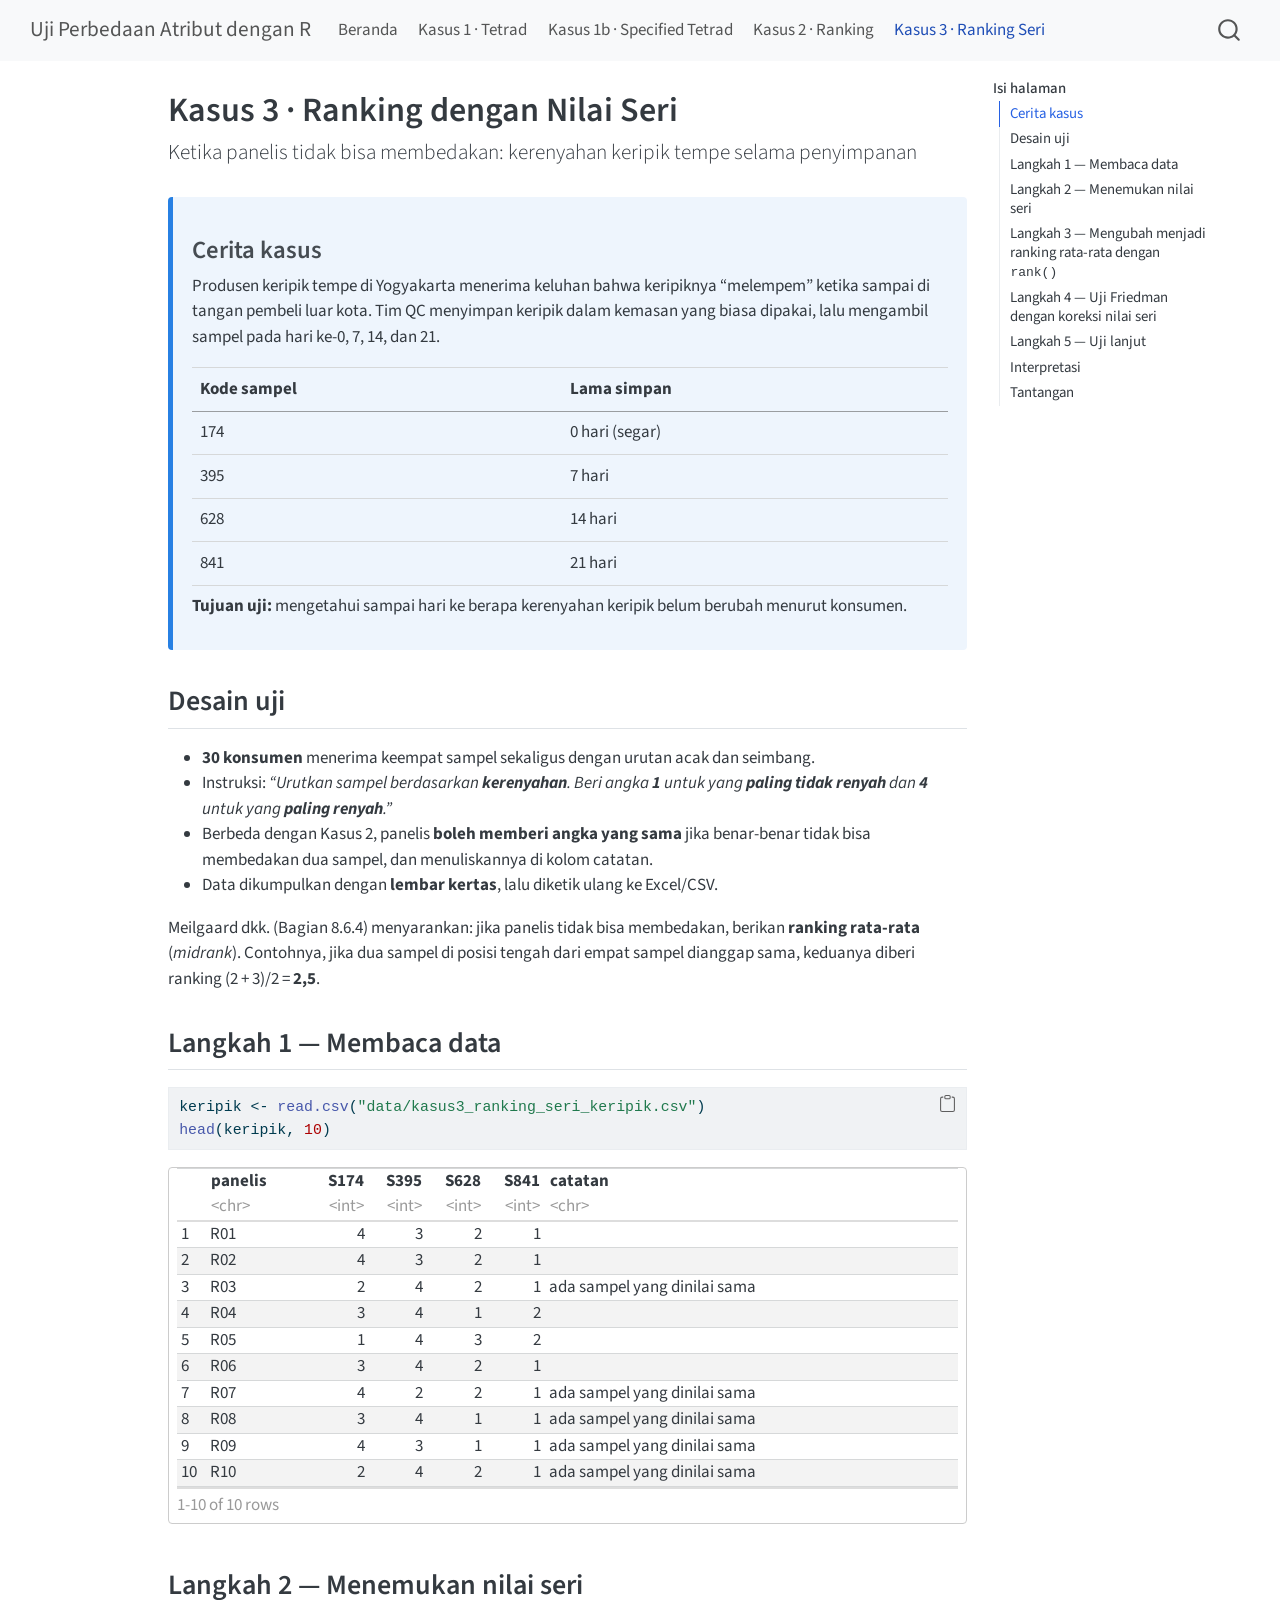
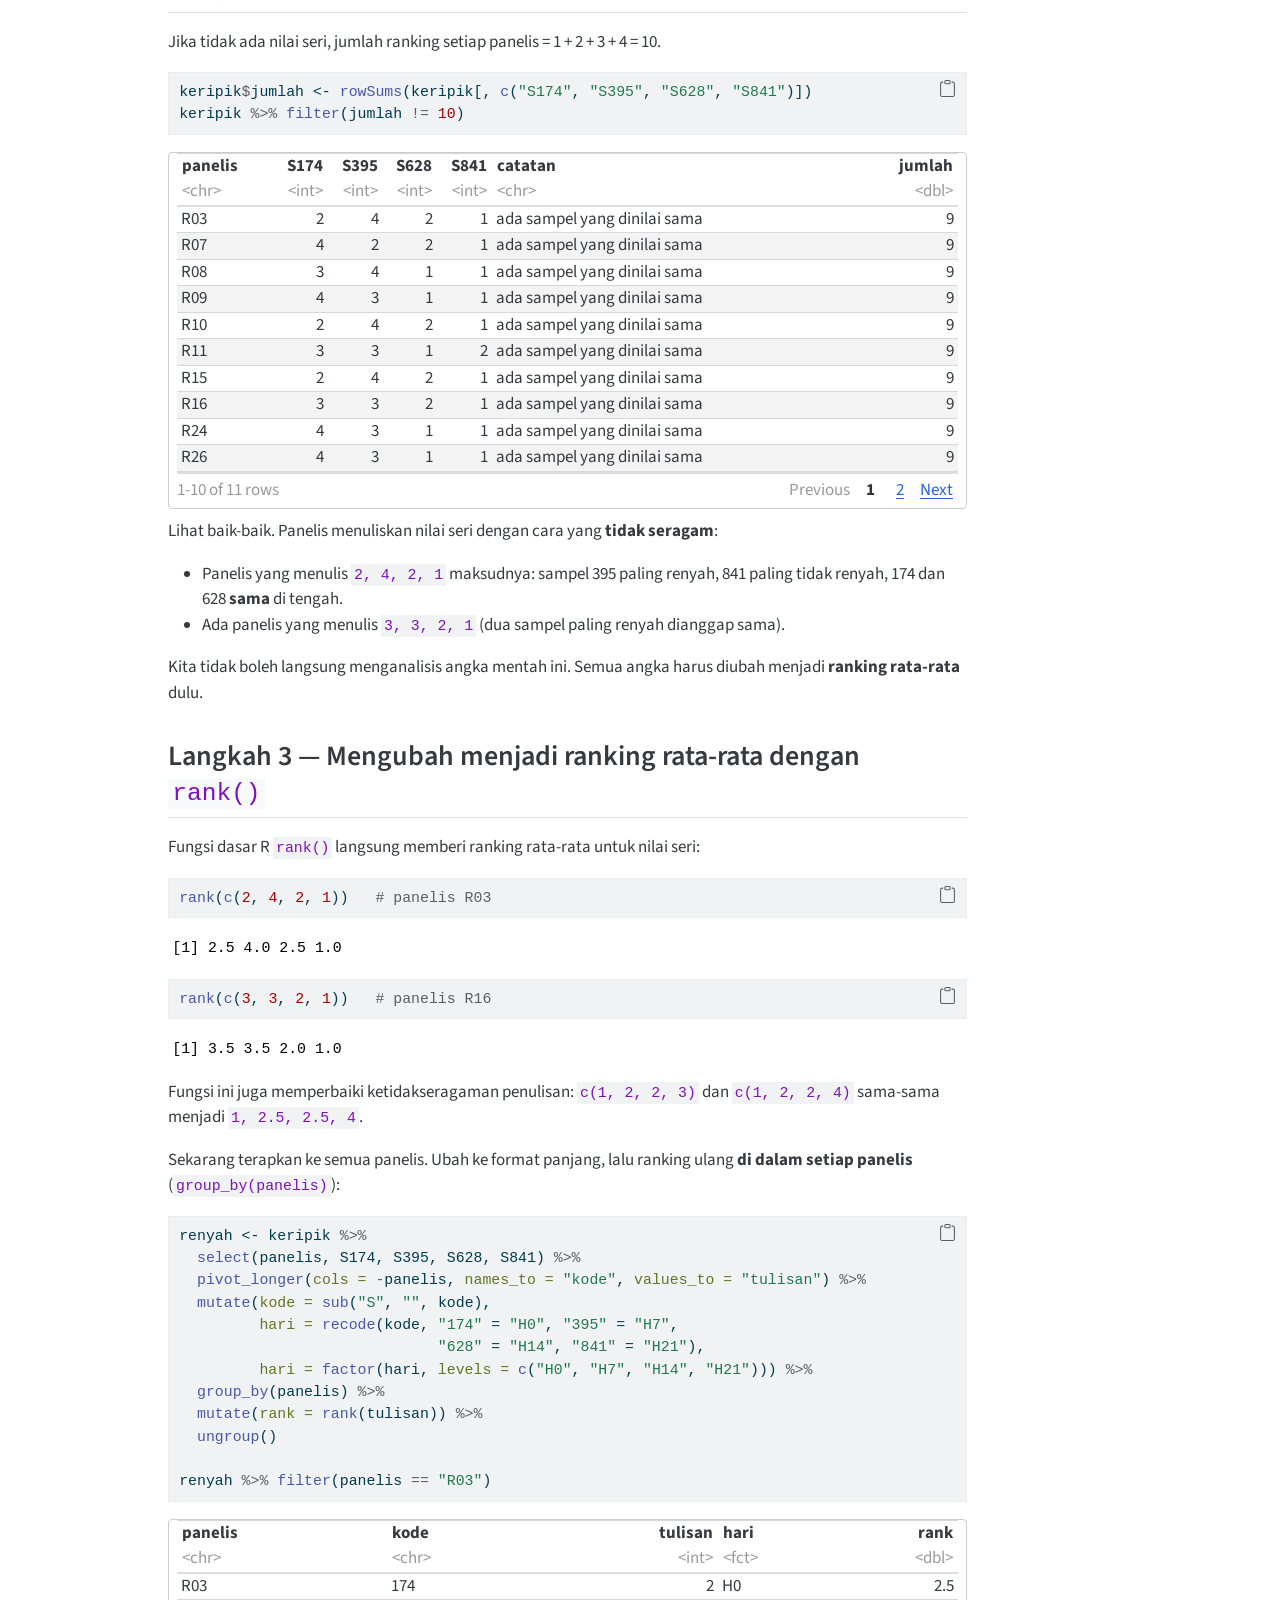
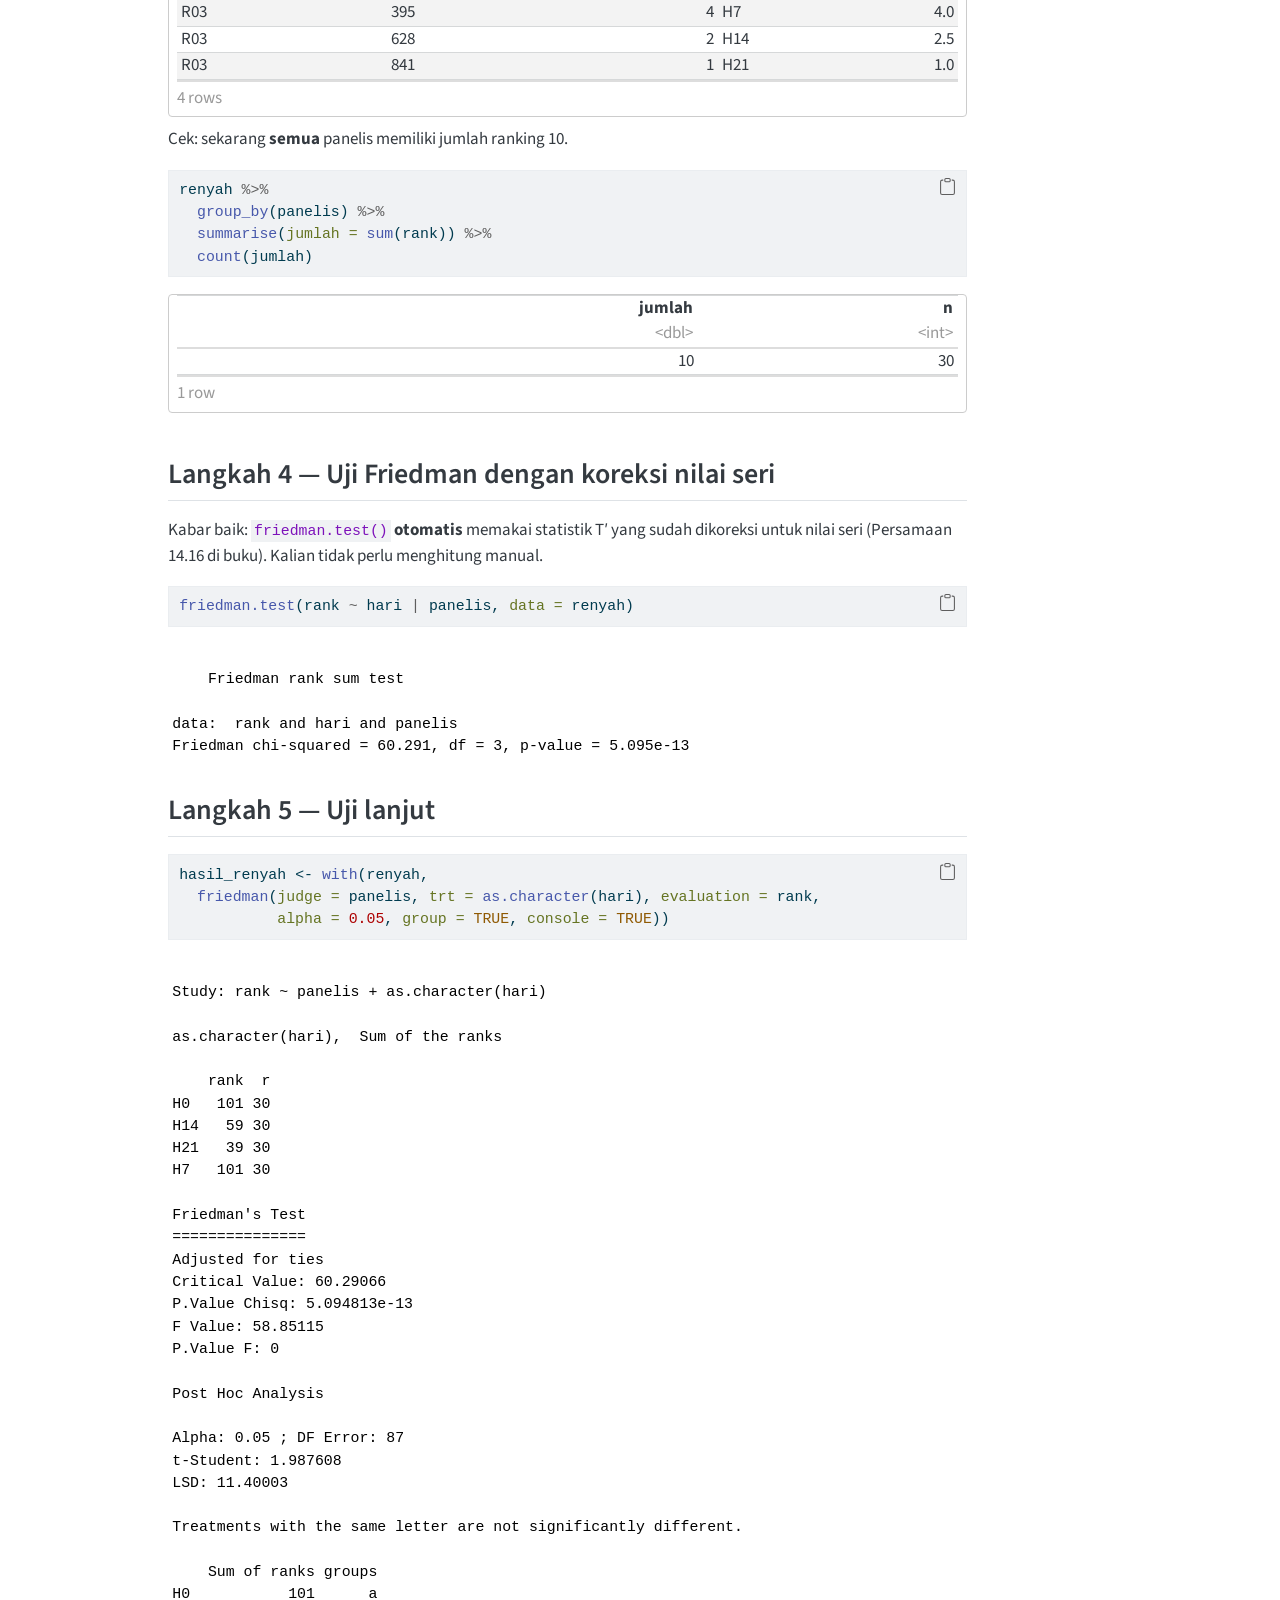
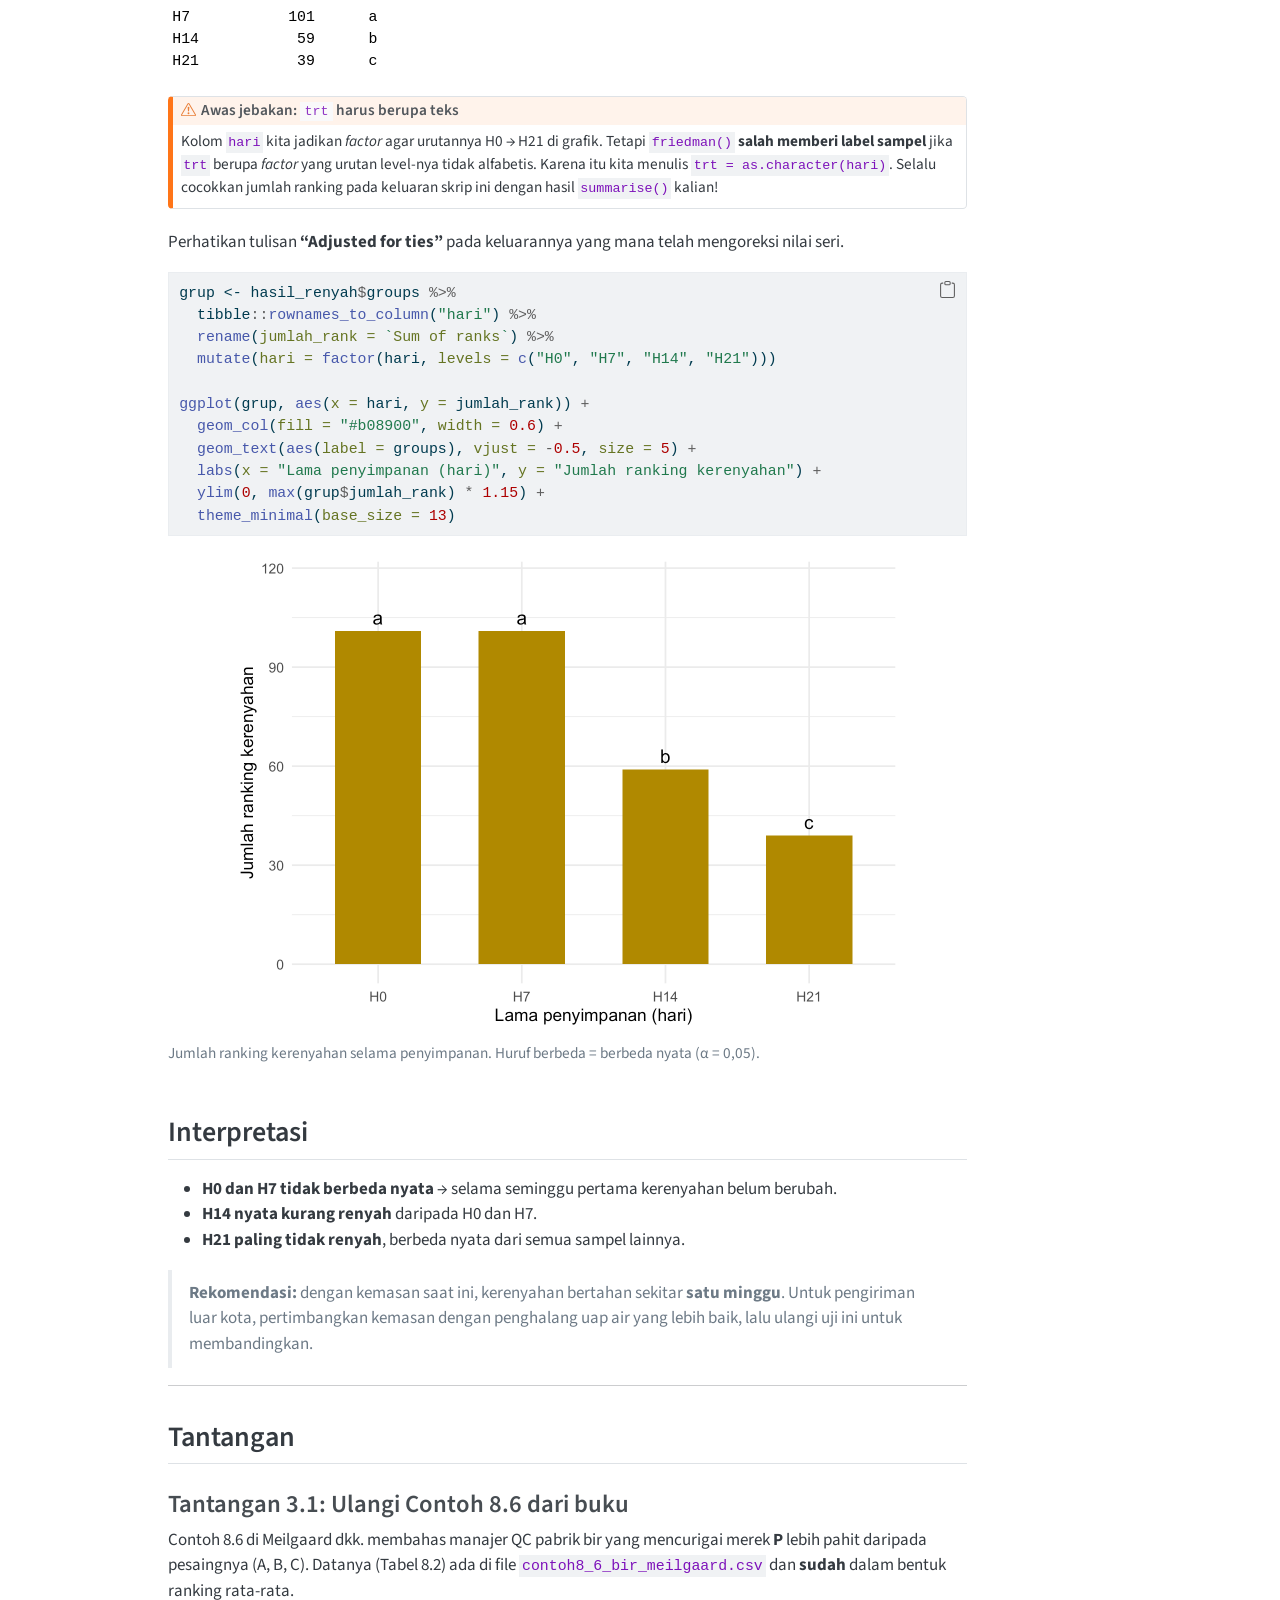
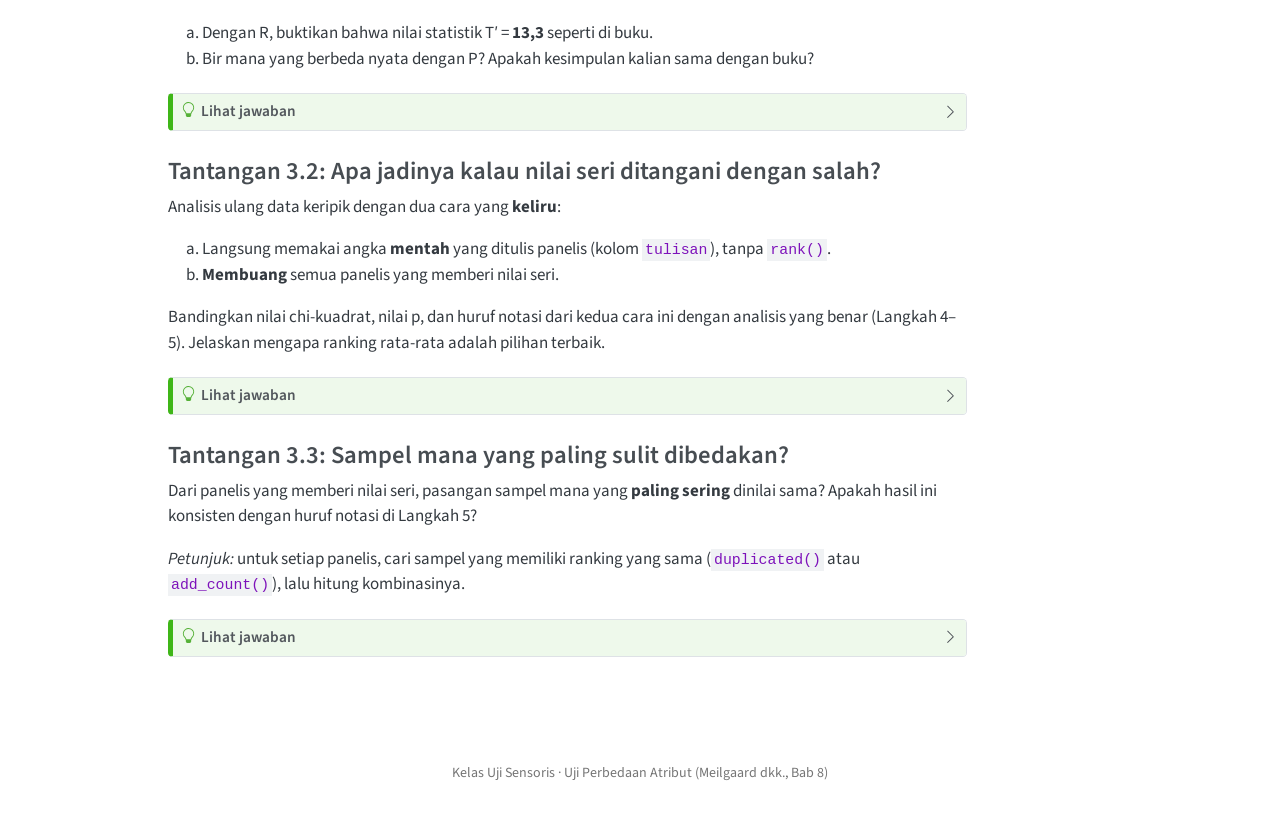
<file: 03-ranking-seri.html>
<!DOCTYPE html>
<html xmlns="http://www.w3.org/1999/xhtml" lang="id" xml:lang="id"><head>

<meta charset="utf-8">
<meta name="generator" content="quarto-1.10.18">

<meta name="viewport" content="width=device-width, initial-scale=1.0, user-scalable=yes">


<title>Kasus 3 · Ranking dengan Nilai Seri – Uji Perbedaan Atribut dengan R</title>
<style>
/* Default styles provided by pandoc.
** See https://pandoc.org/MANUAL.html#variables-for-html for config info.
*/
span.smallcaps{font-variant: small-caps;}
div.columns{display: flex; gap: 1.5em;}
div.column{flex: auto;}
@media screen {
div.columns{gap: min(4vw, 1.5em);}
div.column{overflow-x: auto;}
}
div.hanging-indent{margin-left: 1.5em; text-indent: -1.5em;}
ul.task-list{list-style: none;}
ul.task-list li input[type="checkbox"] {
  width: 0.8em;
  margin: 0 0.8em 0.2em -1em; /* quarto-specific, see https://github.com/quarto-dev/quarto-cli/issues/4556 */ 
  vertical-align: middle;
}
/* CSS for syntax highlighting */
html { -webkit-text-size-adjust: 100%; }
pre > code.sourceCode { white-space: pre; position: relative; }
pre > code.sourceCode > span { display: inline-block; line-height: 1.25; }
pre > code.sourceCode > span:empty { height: 1.2em; }
.sourceCode { overflow: visible; }
code.sourceCode > span { color: inherit; text-decoration: inherit; }
div.sourceCode { margin: 1em 0; }
pre.sourceCode { margin: 0; }
@media screen {
div.sourceCode { overflow: auto; }
}
@media print {
pre > code.sourceCode { white-space: pre-wrap; }
pre > code.sourceCode > span { text-indent: -5em; padding-left: 5em; }
}
pre.numberSource code
  { counter-reset: source-line 0; }
pre.numberSource code > span
  { position: relative; left: -4em; counter-increment: source-line; }
pre.numberSource code > span > a:first-child::before
  { content: counter(source-line);
    position: relative; left: -1em; text-align: right; vertical-align: baseline;
    border: none; display: inline-block;
    -webkit-touch-callout: none; -webkit-user-select: none;
    -khtml-user-select: none; -moz-user-select: none;
    -ms-user-select: none; user-select: none;
    padding: 0 4px; width: 4em;
  }
pre.numberSource { margin-left: 3em;  padding-left: 4px; }
div.sourceCode
  {   }
@media screen {
pre > code.sourceCode > span > a:first-child::before { text-decoration: underline; }
}
</style>


<script src="site_libs/quarto-nav/quarto-nav.js"></script>
<script src="site_libs/quarto-nav/headroom.min.js"></script>
<script src="site_libs/clipboard/clipboard.min.js"></script>
<script src="site_libs/quarto-search/autocomplete.umd.js"></script>
<script src="site_libs/quarto-search/fuse.min.js"></script>
<script src="site_libs/quarto-search/quarto-search.js"></script>
<meta name="quarto:offset" content="./">
<script src="site_libs/quarto-html/quarto.js" type="module"></script>
<script src="site_libs/quarto-html/tabsets/tabsets.js" type="module"></script>
<script src="site_libs/quarto-html/popper.min.js"></script>
<script src="site_libs/quarto-html/tippy.umd.min.js"></script>
<script src="site_libs/quarto-html/anchor.min.js"></script>
<link href="site_libs/quarto-html/tippy.css" rel="stylesheet">
<link href="site_libs/quarto-html/quarto-syntax-highlighting-64a204ab8560d761af7679ceaba22944.css" rel="stylesheet" id="quarto-text-highlighting-styles">
<script src="site_libs/bootstrap/bootstrap.min.js"></script>
<link href="site_libs/bootstrap/bootstrap-icons.css" rel="stylesheet">
<link href="site_libs/bootstrap/bootstrap-282abdd4a580632c052b6858c0510cd2.min.css" rel="stylesheet" append-hash="true" id="quarto-bootstrap" data-mode="light">
<script id="quarto-search-options" type="application/json">{
  "location": "navbar",
  "copy-button": false,
  "collapse-after": 3,
  "panel-placement": "end",
  "type": "overlay",
  "limit": 50,
  "keyboard-shortcut": [
    "f",
    "/",
    "s"
  ],
  "show-item-context": false,
  "language": {
    "search-no-results-text": "Tidak ada hasil",
    "search-matching-documents-text": "dokumen cocok",
    "search-copy-link-title": "Salin tautan untuk mencari",
    "search-hide-matches-text": "Sembunyikan kecocokan lainnya",
    "search-more-match-text": "kecocokan lainnya di dokumen ini",
    "search-more-matches-text": "kecocokan lainnya di dokumen ini",
    "search-clear-button-title": "Hapus",
    "search-text-placeholder": "",
    "search-detached-cancel-button-title": "Batal",
    "search-submit-button-title": "Kirim",
    "search-label": "Mencari"
  }
}</script>
<link href="site_libs/pagedtable-1.1/css/pagedtable.css" rel="stylesheet">
<script src="site_libs/pagedtable-1.1/js/pagedtable.js"></script>


<link rel="stylesheet" href="styles.css">
</head>

<body class="nav-fixed quarto-light">

<div id="quarto-search-results"></div>
  <header id="quarto-header" class="headroom fixed-top">
    <nav class="navbar navbar-expand-lg " data-bs-theme="dark">
      <div class="navbar-container container-fluid">
      <div class="navbar-brand-container mx-auto">
    <a class="navbar-brand" href="./index.html">
    <span class="navbar-title">Uji Perbedaan Atribut dengan R</span>
    </a>
  </div>
            <div id="quarto-search" class="" title="Mencari"></div>
          <button class="navbar-toggler" type="button" data-bs-toggle="collapse" data-bs-target="#navbarCollapse" aria-controls="navbarCollapse" role="menu" aria-expanded="false" aria-label="Alihkan navigasi" onclick="if (window.quartoToggleHeadroom) { window.quartoToggleHeadroom(); }">
  <span class="navbar-toggler-icon"></span>
</button>
          <div class="collapse navbar-collapse" id="navbarCollapse">
            <ul class="navbar-nav navbar-nav-scroll me-auto">
  <li class="nav-item">
    <a class="nav-link" href="./index.html"> 
<span class="menu-text">Beranda</span></a>
  </li>  
  <li class="nav-item">
    <a class="nav-link" href="./01-tetrad.html"> 
<span class="menu-text">Kasus 1 · Tetrad</span></a>
  </li>  
  <li class="nav-item">
    <a class="nav-link" href="./01b-specified-tetrad.html"> 
<span class="menu-text">Kasus 1b · Specified Tetrad</span></a>
  </li>  
  <li class="nav-item">
    <a class="nav-link" href="./02-ranking.html"> 
<span class="menu-text">Kasus 2 · Ranking</span></a>
  </li>  
  <li class="nav-item">
    <a class="nav-link active" href="./03-ranking-seri.html" aria-current="page"> 
<span class="menu-text">Kasus 3 · Ranking Seri</span></a>
  </li>  
</ul>
          </div> <!-- /navcollapse -->
            <div class="quarto-navbar-tools">
</div>
      </div> <!-- /container-fluid -->
    </nav>
</header>
<!-- content -->
<div id="quarto-content" class="quarto-container page-columns page-rows-contents page-layout-article page-navbar">
<!-- sidebar -->
<!-- margin-sidebar -->
    <div id="quarto-margin-sidebar" class="sidebar margin-sidebar">
        <nav id="TOC" role="doc-toc" class="toc-active">
    <h2 id="toc-title">Isi halaman</h2>
   
  <ul>
  <li><a href="#cerita-kasus" id="toc-cerita-kasus" class="nav-link active" data-scroll-target="#cerita-kasus">Cerita kasus</a></li>
  <li><a href="#desain-uji" id="toc-desain-uji" class="nav-link" data-scroll-target="#desain-uji">Desain uji</a></li>
  <li><a href="#langkah-1-membaca-data" id="toc-langkah-1-membaca-data" class="nav-link" data-scroll-target="#langkah-1-membaca-data">Langkah 1 — Membaca data</a></li>
  <li><a href="#langkah-2-menemukan-nilai-seri" id="toc-langkah-2-menemukan-nilai-seri" class="nav-link" data-scroll-target="#langkah-2-menemukan-nilai-seri">Langkah 2 — Menemukan nilai seri</a></li>
  <li><a href="#langkah-3-mengubah-menjadi-ranking-rata-rata-dengan-rank" id="toc-langkah-3-mengubah-menjadi-ranking-rata-rata-dengan-rank" class="nav-link" data-scroll-target="#langkah-3-mengubah-menjadi-ranking-rata-rata-dengan-rank">Langkah 3 — Mengubah menjadi ranking rata-rata dengan <code>rank()</code></a></li>
  <li><a href="#langkah-4-uji-friedman-dengan-koreksi-nilai-seri" id="toc-langkah-4-uji-friedman-dengan-koreksi-nilai-seri" class="nav-link" data-scroll-target="#langkah-4-uji-friedman-dengan-koreksi-nilai-seri">Langkah 4 — Uji Friedman dengan koreksi nilai seri</a></li>
  <li><a href="#langkah-5-uji-lanjut" id="toc-langkah-5-uji-lanjut" class="nav-link" data-scroll-target="#langkah-5-uji-lanjut">Langkah 5 — Uji lanjut</a></li>
  <li><a href="#interpretasi" id="toc-interpretasi" class="nav-link" data-scroll-target="#interpretasi">Interpretasi</a></li>
  <li><a href="#tantangan" id="toc-tantangan" class="nav-link" data-scroll-target="#tantangan">Tantangan</a>
  <ul class="collapse">
  <li><a href="#tantangan-3.1-ulangi-contoh-8.6-dari-buku" id="toc-tantangan-3.1-ulangi-contoh-8.6-dari-buku" class="nav-link" data-scroll-target="#tantangan-3.1-ulangi-contoh-8.6-dari-buku">Tantangan 3.1: Ulangi Contoh 8.6 dari buku</a></li>
  <li><a href="#tantangan-3.2-apa-jadinya-kalau-nilai-seri-ditangani-dengan-salah" id="toc-tantangan-3.2-apa-jadinya-kalau-nilai-seri-ditangani-dengan-salah" class="nav-link" data-scroll-target="#tantangan-3.2-apa-jadinya-kalau-nilai-seri-ditangani-dengan-salah">Tantangan 3.2: Apa jadinya kalau nilai seri ditangani dengan salah?</a></li>
  <li><a href="#tantangan-3.3-sampel-mana-yang-paling-sulit-dibedakan" id="toc-tantangan-3.3-sampel-mana-yang-paling-sulit-dibedakan" class="nav-link" data-scroll-target="#tantangan-3.3-sampel-mana-yang-paling-sulit-dibedakan">Tantangan 3.3: Sampel mana yang paling sulit dibedakan?</a></li>
  </ul></li>
  </ul>
</nav>
    </div>
<!-- main -->
<main class="content" id="quarto-document-content">

<header id="title-block-header" class="quarto-title-block default">
<div class="quarto-title">
<h1 class="title">Kasus 3 · Ranking dengan Nilai Seri</h1>
<p class="subtitle lead">Ketika panelis tidak bisa membedakan: kerenyahan keripik tempe selama penyimpanan</p>
</div>



<div class="quarto-title-meta">

    
  
    
  </div>
  


</header>


<section id="cerita-kasus" class="level3 kasus">
<h3 class="anchored" data-anchor-id="cerita-kasus">Cerita kasus</h3>
<p>Produsen keripik tempe di Yogyakarta menerima keluhan bahwa keripiknya “melempem” ketika sampai di tangan pembeli luar kota. Tim QC menyimpan keripik dalam kemasan yang biasa dipakai, lalu mengambil sampel pada hari ke-0, 7, 14, dan 21.</p>
<table class="caption-top table">
<thead>
<tr class="header">
<th>Kode sampel</th>
<th>Lama simpan</th>
</tr>
</thead>
<tbody>
<tr class="odd">
<td>174</td>
<td>0 hari (segar)</td>
</tr>
<tr class="even">
<td>395</td>
<td>7 hari</td>
</tr>
<tr class="odd">
<td>628</td>
<td>14 hari</td>
</tr>
<tr class="even">
<td>841</td>
<td>21 hari</td>
</tr>
</tbody>
</table>
<p><strong>Tujuan uji:</strong> mengetahui sampai hari ke berapa kerenyahan keripik belum berubah menurut konsumen.</p>
</section>
<section id="desain-uji" class="level2">
<h2 class="anchored" data-anchor-id="desain-uji">Desain uji</h2>
<ul>
<li><strong>30 konsumen</strong> menerima keempat sampel sekaligus dengan urutan acak dan seimbang.</li>
<li>Instruksi: <em>“Urutkan sampel berdasarkan <strong>kerenyahan</strong>. Beri angka <strong>1</strong> untuk yang <strong>paling tidak renyah</strong> dan <strong>4</strong> untuk yang <strong>paling renyah</strong>.”</em></li>
<li>Berbeda dengan Kasus 2, panelis <strong>boleh memberi angka yang sama</strong> jika benar-benar tidak bisa membedakan dua sampel, dan menuliskannya di kolom catatan.</li>
<li>Data dikumpulkan dengan <strong>lembar kertas</strong>, lalu diketik ulang ke Excel/CSV.</li>
</ul>
<p>Meilgaard dkk. (Bagian 8.6.4) menyarankan: jika panelis tidak bisa membedakan, berikan <strong>ranking rata-rata</strong> (<em>midrank</em>). Contohnya, jika dua sampel di posisi tengah dari empat sampel dianggap sama, keduanya diberi ranking (2 + 3)/2 = <strong>2,5</strong>.</p>
</section>
<section id="langkah-1-membaca-data" class="level2">
<h2 class="anchored" data-anchor-id="langkah-1-membaca-data">Langkah 1 — Membaca data</h2>
<div class="cell">
<div class="code-copy-outer-scaffold"><div class="sourceCode cell-code" id="cb1"><pre class="sourceCode r code-with-copy"><code class="sourceCode r"><span id="cb1-1"><a href="#cb1-1" aria-hidden="true" tabindex="-1"></a>keripik <span class="ot">&lt;-</span> <span class="fu">read.csv</span>(<span class="st">"data/kasus3_ranking_seri_keripik.csv"</span>)</span>
<span id="cb1-2"><a href="#cb1-2" aria-hidden="true" tabindex="-1"></a><span class="fu">head</span>(keripik, <span class="dv">10</span>)</span></code></pre></div><button title="Salin ke Papan Klip" class="code-copy-button"><i class="bi"></i></button></div>
<div class="cell-output-display">
<div data-pagedtable="false">
  <script data-pagedtable-source="" type="application/json">
{"columns":[{"label":[""],"name":["_rn_"],"type":[""],"align":["left"]},{"label":["panelis"],"name":[1],"type":["chr"],"align":["left"]},{"label":["S174"],"name":[2],"type":["int"],"align":["right"]},{"label":["S395"],"name":[3],"type":["int"],"align":["right"]},{"label":["S628"],"name":[4],"type":["int"],"align":["right"]},{"label":["S841"],"name":[5],"type":["int"],"align":["right"]},{"label":["catatan"],"name":[6],"type":["chr"],"align":["left"]}],"data":[{"1":"R01","2":"4","3":"3","4":"2","5":"1","6":"","_rn_":"1"},{"1":"R02","2":"4","3":"3","4":"2","5":"1","6":"","_rn_":"2"},{"1":"R03","2":"2","3":"4","4":"2","5":"1","6":"ada sampel yang dinilai sama","_rn_":"3"},{"1":"R04","2":"3","3":"4","4":"1","5":"2","6":"","_rn_":"4"},{"1":"R05","2":"1","3":"4","4":"3","5":"2","6":"","_rn_":"5"},{"1":"R06","2":"3","3":"4","4":"2","5":"1","6":"","_rn_":"6"},{"1":"R07","2":"4","3":"2","4":"2","5":"1","6":"ada sampel yang dinilai sama","_rn_":"7"},{"1":"R08","2":"3","3":"4","4":"1","5":"1","6":"ada sampel yang dinilai sama","_rn_":"8"},{"1":"R09","2":"4","3":"3","4":"1","5":"1","6":"ada sampel yang dinilai sama","_rn_":"9"},{"1":"R10","2":"2","3":"4","4":"2","5":"1","6":"ada sampel yang dinilai sama","_rn_":"10"}],"options":{"columns":{"min":{},"max":[10]},"rows":{"min":[10],"max":[10]},"pages":{}}}
  </script>
</div>
</div>
</div>
</section>
<section id="langkah-2-menemukan-nilai-seri" class="level2">
<h2 class="anchored" data-anchor-id="langkah-2-menemukan-nilai-seri">Langkah 2 — Menemukan nilai seri</h2>
<p>Jika tidak ada nilai seri, jumlah ranking setiap panelis = 1 + 2 + 3 + 4 = 10.</p>
<div class="cell">
<div class="code-copy-outer-scaffold"><div class="sourceCode cell-code" id="cb2"><pre class="sourceCode r code-with-copy"><code class="sourceCode r"><span id="cb2-1"><a href="#cb2-1" aria-hidden="true" tabindex="-1"></a>keripik<span class="sc">$</span>jumlah <span class="ot">&lt;-</span> <span class="fu">rowSums</span>(keripik[, <span class="fu">c</span>(<span class="st">"S174"</span>, <span class="st">"S395"</span>, <span class="st">"S628"</span>, <span class="st">"S841"</span>)])</span>
<span id="cb2-2"><a href="#cb2-2" aria-hidden="true" tabindex="-1"></a>keripik <span class="sc">%&gt;%</span> <span class="fu">filter</span>(jumlah <span class="sc">!=</span> <span class="dv">10</span>)</span></code></pre></div><button title="Salin ke Papan Klip" class="code-copy-button"><i class="bi"></i></button></div>
<div class="cell-output-display">
<div data-pagedtable="false">
  <script data-pagedtable-source="" type="application/json">
{"columns":[{"label":["panelis"],"name":[1],"type":["chr"],"align":["left"]},{"label":["S174"],"name":[2],"type":["int"],"align":["right"]},{"label":["S395"],"name":[3],"type":["int"],"align":["right"]},{"label":["S628"],"name":[4],"type":["int"],"align":["right"]},{"label":["S841"],"name":[5],"type":["int"],"align":["right"]},{"label":["catatan"],"name":[6],"type":["chr"],"align":["left"]},{"label":["jumlah"],"name":[7],"type":["dbl"],"align":["right"]}],"data":[{"1":"R03","2":"2","3":"4","4":"2","5":"1","6":"ada sampel yang dinilai sama","7":"9"},{"1":"R07","2":"4","3":"2","4":"2","5":"1","6":"ada sampel yang dinilai sama","7":"9"},{"1":"R08","2":"3","3":"4","4":"1","5":"1","6":"ada sampel yang dinilai sama","7":"9"},{"1":"R09","2":"4","3":"3","4":"1","5":"1","6":"ada sampel yang dinilai sama","7":"9"},{"1":"R10","2":"2","3":"4","4":"2","5":"1","6":"ada sampel yang dinilai sama","7":"9"},{"1":"R11","2":"3","3":"3","4":"1","5":"2","6":"ada sampel yang dinilai sama","7":"9"},{"1":"R15","2":"2","3":"4","4":"2","5":"1","6":"ada sampel yang dinilai sama","7":"9"},{"1":"R16","2":"3","3":"3","4":"2","5":"1","6":"ada sampel yang dinilai sama","7":"9"},{"1":"R24","2":"4","3":"3","4":"1","5":"1","6":"ada sampel yang dinilai sama","7":"9"},{"1":"R26","2":"4","3":"3","4":"1","5":"1","6":"ada sampel yang dinilai sama","7":"9"},{"1":"R29","2":"3","3":"3","4":"2","5":"1","6":"ada sampel yang dinilai sama","7":"9"}],"options":{"columns":{"min":{},"max":[10]},"rows":{"min":[10],"max":[10]},"pages":{}}}
  </script>
</div>
</div>
</div>
<p>Lihat baik-baik. Panelis menuliskan nilai seri dengan cara yang <strong>tidak seragam</strong>:</p>
<ul>
<li>Panelis yang menulis <code>2, 4, 2, 1</code> maksudnya: sampel 395 paling renyah, 841 paling tidak renyah, 174 dan 628 <strong>sama</strong> di tengah.</li>
<li>Ada panelis yang menulis <code>3, 3, 2, 1</code> (dua sampel paling renyah dianggap sama).</li>
</ul>
<p>Kita tidak boleh langsung menganalisis angka mentah ini. Semua angka harus diubah menjadi <strong>ranking rata-rata</strong> dulu.</p>
</section>
<section id="langkah-3-mengubah-menjadi-ranking-rata-rata-dengan-rank" class="level2">
<h2 class="anchored" data-anchor-id="langkah-3-mengubah-menjadi-ranking-rata-rata-dengan-rank">Langkah 3 — Mengubah menjadi ranking rata-rata dengan <code>rank()</code></h2>
<p>Fungsi dasar R <code>rank()</code> langsung memberi ranking rata-rata untuk nilai seri:</p>
<div class="cell">
<div class="code-copy-outer-scaffold"><div class="sourceCode cell-code" id="cb3"><pre class="sourceCode r code-with-copy"><code class="sourceCode r"><span id="cb3-1"><a href="#cb3-1" aria-hidden="true" tabindex="-1"></a><span class="fu">rank</span>(<span class="fu">c</span>(<span class="dv">2</span>, <span class="dv">4</span>, <span class="dv">2</span>, <span class="dv">1</span>))   <span class="co"># panelis R03</span></span></code></pre></div><button title="Salin ke Papan Klip" class="code-copy-button"><i class="bi"></i></button></div>
<div class="cell-output cell-output-stdout">
<pre><code>[1] 2.5 4.0 2.5 1.0</code></pre>
</div>
<div class="code-copy-outer-scaffold"><div class="sourceCode cell-code" id="cb5"><pre class="sourceCode r code-with-copy"><code class="sourceCode r"><span id="cb5-1"><a href="#cb5-1" aria-hidden="true" tabindex="-1"></a><span class="fu">rank</span>(<span class="fu">c</span>(<span class="dv">3</span>, <span class="dv">3</span>, <span class="dv">2</span>, <span class="dv">1</span>))   <span class="co"># panelis R16</span></span></code></pre></div><button title="Salin ke Papan Klip" class="code-copy-button"><i class="bi"></i></button></div>
<div class="cell-output cell-output-stdout">
<pre><code>[1] 3.5 3.5 2.0 1.0</code></pre>
</div>
</div>
<p>Fungsi ini juga memperbaiki ketidakseragaman penulisan: <code>c(1, 2, 2, 3)</code> dan <code>c(1, 2, 2, 4)</code> sama-sama menjadi <code>1, 2.5, 2.5, 4</code>.</p>
<p>Sekarang terapkan ke semua panelis. Ubah ke format panjang, lalu ranking ulang <strong>di dalam setiap panelis</strong> (<code>group_by(panelis)</code>):</p>
<div class="cell">
<div class="code-copy-outer-scaffold"><div class="sourceCode cell-code" id="cb7"><pre class="sourceCode r code-with-copy"><code class="sourceCode r"><span id="cb7-1"><a href="#cb7-1" aria-hidden="true" tabindex="-1"></a>renyah <span class="ot">&lt;-</span> keripik <span class="sc">%&gt;%</span></span>
<span id="cb7-2"><a href="#cb7-2" aria-hidden="true" tabindex="-1"></a>  <span class="fu">select</span>(panelis, S174, S395, S628, S841) <span class="sc">%&gt;%</span></span>
<span id="cb7-3"><a href="#cb7-3" aria-hidden="true" tabindex="-1"></a>  <span class="fu">pivot_longer</span>(<span class="at">cols =</span> <span class="sc">-</span>panelis, <span class="at">names_to =</span> <span class="st">"kode"</span>, <span class="at">values_to =</span> <span class="st">"tulisan"</span>) <span class="sc">%&gt;%</span></span>
<span id="cb7-4"><a href="#cb7-4" aria-hidden="true" tabindex="-1"></a>  <span class="fu">mutate</span>(<span class="at">kode =</span> <span class="fu">sub</span>(<span class="st">"S"</span>, <span class="st">""</span>, kode),</span>
<span id="cb7-5"><a href="#cb7-5" aria-hidden="true" tabindex="-1"></a>         <span class="at">hari =</span> <span class="fu">recode</span>(kode, <span class="st">"174"</span> <span class="ot">=</span> <span class="st">"H0"</span>, <span class="st">"395"</span> <span class="ot">=</span> <span class="st">"H7"</span>,</span>
<span id="cb7-6"><a href="#cb7-6" aria-hidden="true" tabindex="-1"></a>                             <span class="st">"628"</span> <span class="ot">=</span> <span class="st">"H14"</span>, <span class="st">"841"</span> <span class="ot">=</span> <span class="st">"H21"</span>),</span>
<span id="cb7-7"><a href="#cb7-7" aria-hidden="true" tabindex="-1"></a>         <span class="at">hari =</span> <span class="fu">factor</span>(hari, <span class="at">levels =</span> <span class="fu">c</span>(<span class="st">"H0"</span>, <span class="st">"H7"</span>, <span class="st">"H14"</span>, <span class="st">"H21"</span>))) <span class="sc">%&gt;%</span></span>
<span id="cb7-8"><a href="#cb7-8" aria-hidden="true" tabindex="-1"></a>  <span class="fu">group_by</span>(panelis) <span class="sc">%&gt;%</span></span>
<span id="cb7-9"><a href="#cb7-9" aria-hidden="true" tabindex="-1"></a>  <span class="fu">mutate</span>(<span class="at">rank =</span> <span class="fu">rank</span>(tulisan)) <span class="sc">%&gt;%</span></span>
<span id="cb7-10"><a href="#cb7-10" aria-hidden="true" tabindex="-1"></a>  <span class="fu">ungroup</span>()</span>
<span id="cb7-11"><a href="#cb7-11" aria-hidden="true" tabindex="-1"></a></span>
<span id="cb7-12"><a href="#cb7-12" aria-hidden="true" tabindex="-1"></a>renyah <span class="sc">%&gt;%</span> <span class="fu">filter</span>(panelis <span class="sc">==</span> <span class="st">"R03"</span>)</span></code></pre></div><button title="Salin ke Papan Klip" class="code-copy-button"><i class="bi"></i></button></div>
<div class="cell-output-display">
<div data-pagedtable="false">
  <script data-pagedtable-source="" type="application/json">
{"columns":[{"label":["panelis"],"name":[1],"type":["chr"],"align":["left"]},{"label":["kode"],"name":[2],"type":["chr"],"align":["left"]},{"label":["tulisan"],"name":[3],"type":["int"],"align":["right"]},{"label":["hari"],"name":[4],"type":["fct"],"align":["left"]},{"label":["rank"],"name":[5],"type":["dbl"],"align":["right"]}],"data":[{"1":"R03","2":"174","3":"2","4":"H0","5":"2.5"},{"1":"R03","2":"395","3":"4","4":"H7","5":"4.0"},{"1":"R03","2":"628","3":"2","4":"H14","5":"2.5"},{"1":"R03","2":"841","3":"1","4":"H21","5":"1.0"}],"options":{"columns":{"min":{},"max":[10]},"rows":{"min":[10],"max":[10]},"pages":{}}}
  </script>
</div>
</div>
</div>
<p>Cek: sekarang <strong>semua</strong> panelis memiliki jumlah ranking 10.</p>
<div class="cell">
<div class="code-copy-outer-scaffold"><div class="sourceCode cell-code" id="cb8"><pre class="sourceCode r code-with-copy"><code class="sourceCode r"><span id="cb8-1"><a href="#cb8-1" aria-hidden="true" tabindex="-1"></a>renyah <span class="sc">%&gt;%</span></span>
<span id="cb8-2"><a href="#cb8-2" aria-hidden="true" tabindex="-1"></a>  <span class="fu">group_by</span>(panelis) <span class="sc">%&gt;%</span></span>
<span id="cb8-3"><a href="#cb8-3" aria-hidden="true" tabindex="-1"></a>  <span class="fu">summarise</span>(<span class="at">jumlah =</span> <span class="fu">sum</span>(rank)) <span class="sc">%&gt;%</span></span>
<span id="cb8-4"><a href="#cb8-4" aria-hidden="true" tabindex="-1"></a>  <span class="fu">count</span>(jumlah)</span></code></pre></div><button title="Salin ke Papan Klip" class="code-copy-button"><i class="bi"></i></button></div>
<div class="cell-output-display">
<div data-pagedtable="false">
  <script data-pagedtable-source="" type="application/json">
{"columns":[{"label":["jumlah"],"name":[1],"type":["dbl"],"align":["right"]},{"label":["n"],"name":[2],"type":["int"],"align":["right"]}],"data":[{"1":"10","2":"30"}],"options":{"columns":{"min":{},"max":[10]},"rows":{"min":[10],"max":[10]},"pages":{}}}
  </script>
</div>
</div>
</div>
</section>
<section id="langkah-4-uji-friedman-dengan-koreksi-nilai-seri" class="level2">
<h2 class="anchored" data-anchor-id="langkah-4-uji-friedman-dengan-koreksi-nilai-seri">Langkah 4 — Uji Friedman dengan koreksi nilai seri</h2>
<p>Kabar baik: <code>friedman.test()</code> <strong>otomatis</strong> memakai statistik T′ yang sudah dikoreksi untuk nilai seri (Persamaan 14.16 di buku). Kalian tidak perlu menghitung manual.</p>
<div class="cell">
<div class="code-copy-outer-scaffold"><div class="sourceCode cell-code" id="cb9"><pre class="sourceCode r code-with-copy"><code class="sourceCode r"><span id="cb9-1"><a href="#cb9-1" aria-hidden="true" tabindex="-1"></a><span class="fu">friedman.test</span>(rank <span class="sc">~</span> hari <span class="sc">|</span> panelis, <span class="at">data =</span> renyah)</span></code></pre></div><button title="Salin ke Papan Klip" class="code-copy-button"><i class="bi"></i></button></div>
<div class="cell-output cell-output-stdout">
<pre><code>
    Friedman rank sum test

data:  rank and hari and panelis
Friedman chi-squared = 60.291, df = 3, p-value = 5.095e-13</code></pre>
</div>
</div>
</section>
<section id="langkah-5-uji-lanjut" class="level2">
<h2 class="anchored" data-anchor-id="langkah-5-uji-lanjut">Langkah 5 — Uji lanjut</h2>
<div class="cell">
<div class="code-copy-outer-scaffold"><div class="sourceCode cell-code" id="cb11"><pre class="sourceCode r code-with-copy"><code class="sourceCode r"><span id="cb11-1"><a href="#cb11-1" aria-hidden="true" tabindex="-1"></a>hasil_renyah <span class="ot">&lt;-</span> <span class="fu">with</span>(renyah,</span>
<span id="cb11-2"><a href="#cb11-2" aria-hidden="true" tabindex="-1"></a>  <span class="fu">friedman</span>(<span class="at">judge =</span> panelis, <span class="at">trt =</span> <span class="fu">as.character</span>(hari), <span class="at">evaluation =</span> rank,</span>
<span id="cb11-3"><a href="#cb11-3" aria-hidden="true" tabindex="-1"></a>           <span class="at">alpha =</span> <span class="fl">0.05</span>, <span class="at">group =</span> <span class="cn">TRUE</span>, <span class="at">console =</span> <span class="cn">TRUE</span>))</span></code></pre></div><button title="Salin ke Papan Klip" class="code-copy-button"><i class="bi"></i></button></div>
<div class="cell-output cell-output-stdout">
<pre><code>
Study: rank ~ panelis + as.character(hari) 

as.character(hari),  Sum of the ranks

    rank  r
H0   101 30
H14   59 30
H21   39 30
H7   101 30

Friedman's Test
===============
Adjusted for ties
Critical Value: 60.29066
P.Value Chisq: 5.094813e-13
F Value: 58.85115
P.Value F: 0 

Post Hoc Analysis

Alpha: 0.05 ; DF Error: 87
t-Student: 1.987608
LSD: 11.40003 

Treatments with the same letter are not significantly different.

    Sum of ranks groups
H0           101      a
H7           101      a
H14           59      b
H21           39      c</code></pre>
</div>
</div>
<div class="callout callout-style-default callout-warning callout-titled">
<div class="callout-header d-flex align-content-center">
<div class="callout-icon-container">
<i class="callout-icon"></i>
</div>
<div class="callout-title-container flex-fill">
<span class="screen-reader-only">Peringatan</span>Awas jebakan: <code>trt</code> harus berupa teks
</div>
</div>
<div class="callout-body-container callout-body">
<p>Kolom <code>hari</code> kita jadikan <em>factor</em> agar urutannya H0 → H21 di grafik. Tetapi <code>friedman()</code> <strong>salah memberi label sampel</strong> jika <code>trt</code> berupa <em>factor</em> yang urutan level-nya tidak alfabetis. Karena itu kita menulis <code>trt = as.character(hari)</code>. Selalu cocokkan jumlah ranking pada keluaran skrip ini dengan hasil <code>summarise()</code> kalian!</p>
</div>
</div>
<p>Perhatikan tulisan <strong>“Adjusted for ties”</strong> pada keluarannya yang mana telah mengoreksi nilai seri.</p>
<div class="cell">
<div class="code-copy-outer-scaffold"><div class="sourceCode cell-code" id="cb13"><pre class="sourceCode r code-with-copy"><code class="sourceCode r"><span id="cb13-1"><a href="#cb13-1" aria-hidden="true" tabindex="-1"></a>grup <span class="ot">&lt;-</span> hasil_renyah<span class="sc">$</span>groups <span class="sc">%&gt;%</span></span>
<span id="cb13-2"><a href="#cb13-2" aria-hidden="true" tabindex="-1"></a>  tibble<span class="sc">::</span><span class="fu">rownames_to_column</span>(<span class="st">"hari"</span>) <span class="sc">%&gt;%</span></span>
<span id="cb13-3"><a href="#cb13-3" aria-hidden="true" tabindex="-1"></a>  <span class="fu">rename</span>(<span class="at">jumlah_rank =</span> <span class="st">`</span><span class="at">Sum of ranks</span><span class="st">`</span>) <span class="sc">%&gt;%</span></span>
<span id="cb13-4"><a href="#cb13-4" aria-hidden="true" tabindex="-1"></a>  <span class="fu">mutate</span>(<span class="at">hari =</span> <span class="fu">factor</span>(hari, <span class="at">levels =</span> <span class="fu">c</span>(<span class="st">"H0"</span>, <span class="st">"H7"</span>, <span class="st">"H14"</span>, <span class="st">"H21"</span>)))</span>
<span id="cb13-5"><a href="#cb13-5" aria-hidden="true" tabindex="-1"></a></span>
<span id="cb13-6"><a href="#cb13-6" aria-hidden="true" tabindex="-1"></a><span class="fu">ggplot</span>(grup, <span class="fu">aes</span>(<span class="at">x =</span> hari, <span class="at">y =</span> jumlah_rank)) <span class="sc">+</span></span>
<span id="cb13-7"><a href="#cb13-7" aria-hidden="true" tabindex="-1"></a>  <span class="fu">geom_col</span>(<span class="at">fill =</span> <span class="st">"#b08900"</span>, <span class="at">width =</span> <span class="fl">0.6</span>) <span class="sc">+</span></span>
<span id="cb13-8"><a href="#cb13-8" aria-hidden="true" tabindex="-1"></a>  <span class="fu">geom_text</span>(<span class="fu">aes</span>(<span class="at">label =</span> groups), <span class="at">vjust =</span> <span class="sc">-</span><span class="fl">0.5</span>, <span class="at">size =</span> <span class="dv">5</span>) <span class="sc">+</span></span>
<span id="cb13-9"><a href="#cb13-9" aria-hidden="true" tabindex="-1"></a>  <span class="fu">labs</span>(<span class="at">x =</span> <span class="st">"Lama penyimpanan (hari)"</span>, <span class="at">y =</span> <span class="st">"Jumlah ranking kerenyahan"</span>) <span class="sc">+</span></span>
<span id="cb13-10"><a href="#cb13-10" aria-hidden="true" tabindex="-1"></a>  <span class="fu">ylim</span>(<span class="dv">0</span>, <span class="fu">max</span>(grup<span class="sc">$</span>jumlah_rank) <span class="sc">*</span> <span class="fl">1.15</span>) <span class="sc">+</span></span>
<span id="cb13-11"><a href="#cb13-11" aria-hidden="true" tabindex="-1"></a>  <span class="fu">theme_minimal</span>(<span class="at">base_size =</span> <span class="dv">13</span>)</span></code></pre></div><button title="Salin ke Papan Klip" class="code-copy-button"><i class="bi"></i></button></div>
<div class="cell-output-display">
<div class="quarto-figure quarto-figure-center">
<figure class="figure">
<p><img src="03-ranking-seri_files/figure-html/unnamed-chunk-9-1.png" class="img-fluid figure-img" width="672"></p>
<figcaption>Jumlah ranking kerenyahan selama penyimpanan. Huruf berbeda = berbeda nyata (α = 0,05).</figcaption>
</figure>
</div>
</div>
</div>
</section>
<section id="interpretasi" class="level2">
<h2 class="anchored" data-anchor-id="interpretasi">Interpretasi</h2>
<ul>
<li><strong>H0 dan H7 tidak berbeda nyata</strong> → selama seminggu pertama kerenyahan belum berubah.</li>
<li><strong>H14 nyata kurang renyah</strong> daripada H0 dan H7.</li>
<li><strong>H21 paling tidak renyah</strong>, berbeda nyata dari semua sampel lainnya.</li>
</ul>
<blockquote class="blockquote">
<p><strong>Rekomendasi:</strong> dengan kemasan saat ini, kerenyahan bertahan sekitar <strong>satu minggu</strong>. Untuk pengiriman luar kota, pertimbangkan kemasan dengan penghalang uap air yang lebih baik, lalu ulangi uji ini untuk membandingkan.</p>
</blockquote>
<hr>
</section>
<section id="tantangan" class="level2">
<h2 class="anchored" data-anchor-id="tantangan">Tantangan</h2>
<section id="tantangan-3.1-ulangi-contoh-8.6-dari-buku" class="level3">
<h3 class="anchored" data-anchor-id="tantangan-3.1-ulangi-contoh-8.6-dari-buku">Tantangan 3.1: Ulangi Contoh 8.6 dari buku</h3>
<p>Contoh 8.6 di Meilgaard dkk. membahas manajer QC pabrik bir yang mencurigai merek <strong>P</strong> lebih pahit daripada pesaingnya (A, B, C). Datanya (Tabel 8.2) ada di file <code>contoh8_6_bir_meilgaard.csv</code> dan <strong>sudah</strong> dalam bentuk ranking rata-rata.</p>
<ol type="a">
<li>Dengan R, buktikan bahwa nilai statistik T′ = <strong>13,3</strong> seperti di buku.</li>
<li>Bir mana yang berbeda nyata dengan P? Apakah kesimpulan kalian sama dengan buku?</li>
</ol>
<div class="callout callout-style-default callout-tip callout-titled">
<div class="callout-header d-flex align-content-center collapsed" data-bs-toggle="collapse" data-bs-target=".callout-2-contents" aria-controls="callout-2" aria-expanded="false" aria-label="Toggle callout">
<div class="callout-icon-container">
<i class="callout-icon"></i>
</div>
<div class="callout-title-container flex-fill">
<span class="screen-reader-only">Tip</span>Lihat jawaban
</div>
<div class="callout-btn-toggle d-inline-block border-0 py-1 ps-1 pe-0 float-end"><i class="callout-toggle"></i></div>
</div>
<div id="callout-2" class="callout-2-contents callout-collapse collapse">
<div class="callout-body-container callout-body">
<div class="cell">
<div class="code-copy-outer-scaffold"><div class="sourceCode cell-code" id="cb14"><pre class="sourceCode r code-with-copy"><code class="sourceCode r"><span id="cb14-1"><a href="#cb14-1" aria-hidden="true" tabindex="-1"></a>bir <span class="ot">&lt;-</span> <span class="fu">read.csv</span>(<span class="st">"data/contoh8_6_bir_meilgaard.csv"</span>)</span>
<span id="cb14-2"><a href="#cb14-2" aria-hidden="true" tabindex="-1"></a>bir_long <span class="ot">&lt;-</span> bir <span class="sc">%&gt;%</span></span>
<span id="cb14-3"><a href="#cb14-3" aria-hidden="true" tabindex="-1"></a>  <span class="fu">pivot_longer</span>(<span class="at">cols =</span> <span class="sc">-</span>panelis, <span class="at">names_to =</span> <span class="st">"sampel"</span>, <span class="at">values_to =</span> <span class="st">"rank"</span>)</span>
<span id="cb14-4"><a href="#cb14-4" aria-hidden="true" tabindex="-1"></a></span>
<span id="cb14-5"><a href="#cb14-5" aria-hidden="true" tabindex="-1"></a>bir_long <span class="sc">%&gt;%</span> <span class="fu">group_by</span>(sampel) <span class="sc">%&gt;%</span> <span class="fu">summarise</span>(<span class="at">jumlah =</span> <span class="fu">sum</span>(rank))</span>
<span id="cb14-6"><a href="#cb14-6" aria-hidden="true" tabindex="-1"></a><span class="fu">friedman.test</span>(rank <span class="sc">~</span> sampel <span class="sc">|</span> panelis, <span class="at">data =</span> bir_long)</span>
<span id="cb14-7"><a href="#cb14-7" aria-hidden="true" tabindex="-1"></a>hasil_bir <span class="ot">&lt;-</span> <span class="fu">with</span>(bir_long, <span class="fu">friedman</span>(panelis, sampel, rank, <span class="at">group =</span> <span class="cn">TRUE</span>))</span>
<span id="cb14-8"><a href="#cb14-8" aria-hidden="true" tabindex="-1"></a>hasil_bir<span class="sc">$</span>groups</span></code></pre></div><button title="Salin ke Papan Klip" class="code-copy-button"><i class="bi"></i></button></div>
</div>
</div>
</div>
</div>
</section>
<section id="tantangan-3.2-apa-jadinya-kalau-nilai-seri-ditangani-dengan-salah" class="level3">
<h3 class="anchored" data-anchor-id="tantangan-3.2-apa-jadinya-kalau-nilai-seri-ditangani-dengan-salah">Tantangan 3.2: Apa jadinya kalau nilai seri ditangani dengan salah?</h3>
<p>Analisis ulang data keripik dengan dua cara yang <strong>keliru</strong>:</p>
<ol type="a">
<li>Langsung memakai angka <strong>mentah</strong> yang ditulis panelis (kolom <code>tulisan</code>), tanpa <code>rank()</code>.</li>
<li><strong>Membuang</strong> semua panelis yang memberi nilai seri.</li>
</ol>
<p>Bandingkan nilai chi-kuadrat, nilai p, dan huruf notasi dari kedua cara ini dengan analisis yang benar (Langkah 4–5). Jelaskan mengapa ranking rata-rata adalah pilihan terbaik.</p>
<div class="callout callout-style-default callout-tip callout-titled">
<div class="callout-header d-flex align-content-center collapsed" data-bs-toggle="collapse" data-bs-target=".callout-3-contents" aria-controls="callout-3" aria-expanded="false" aria-label="Toggle callout">
<div class="callout-icon-container">
<i class="callout-icon"></i>
</div>
<div class="callout-title-container flex-fill">
<span class="screen-reader-only">Tip</span>Lihat jawaban
</div>
<div class="callout-btn-toggle d-inline-block border-0 py-1 ps-1 pe-0 float-end"><i class="callout-toggle"></i></div>
</div>
<div id="callout-3" class="callout-3-contents callout-collapse collapse">
<div class="callout-body-container callout-body">
<div class="cell">
<div class="code-copy-outer-scaffold"><div class="sourceCode cell-code" id="cb15"><pre class="sourceCode r code-with-copy"><code class="sourceCode r"><span id="cb15-1"><a href="#cb15-1" aria-hidden="true" tabindex="-1"></a><span class="co"># (a) angka mentah tanpa rank()</span></span>
<span id="cb15-2"><a href="#cb15-2" aria-hidden="true" tabindex="-1"></a><span class="fu">friedman.test</span>(tulisan <span class="sc">~</span> hari <span class="sc">|</span> panelis, <span class="at">data =</span> renyah)</span>
<span id="cb15-3"><a href="#cb15-3" aria-hidden="true" tabindex="-1"></a><span class="fu">with</span>(renyah, <span class="fu">friedman</span>(panelis, <span class="fu">as.character</span>(hari), tulisan, <span class="at">group =</span> <span class="cn">TRUE</span>))<span class="sc">$</span>groups</span>
<span id="cb15-4"><a href="#cb15-4" aria-hidden="true" tabindex="-1"></a></span>
<span id="cb15-5"><a href="#cb15-5" aria-hidden="true" tabindex="-1"></a><span class="co"># (b) buang panelis yang memberi nilai seri</span></span>
<span id="cb15-6"><a href="#cb15-6" aria-hidden="true" tabindex="-1"></a>tanpa_seri <span class="ot">&lt;-</span> renyah <span class="sc">%&gt;%</span></span>
<span id="cb15-7"><a href="#cb15-7" aria-hidden="true" tabindex="-1"></a>  <span class="fu">group_by</span>(panelis) <span class="sc">%&gt;%</span></span>
<span id="cb15-8"><a href="#cb15-8" aria-hidden="true" tabindex="-1"></a>  <span class="fu">filter</span>(<span class="sc">!</span><span class="fu">any</span>(<span class="fu">duplicated</span>(tulisan))) <span class="sc">%&gt;%</span></span>
<span id="cb15-9"><a href="#cb15-9" aria-hidden="true" tabindex="-1"></a>  <span class="fu">ungroup</span>()</span>
<span id="cb15-10"><a href="#cb15-10" aria-hidden="true" tabindex="-1"></a><span class="fu">n_distinct</span>(tanpa_seri<span class="sc">$</span>panelis)</span>
<span id="cb15-11"><a href="#cb15-11" aria-hidden="true" tabindex="-1"></a><span class="fu">friedman.test</span>(rank <span class="sc">~</span> hari <span class="sc">|</span> panelis, <span class="at">data =</span> tanpa_seri)</span>
<span id="cb15-12"><a href="#cb15-12" aria-hidden="true" tabindex="-1"></a><span class="fu">with</span>(tanpa_seri, <span class="fu">friedman</span>(panelis, <span class="fu">as.character</span>(hari), rank, <span class="at">group =</span> <span class="cn">TRUE</span>))<span class="sc">$</span>groups</span>
<span id="cb15-13"><a href="#cb15-13" aria-hidden="true" tabindex="-1"></a></span>
<span id="cb15-14"><a href="#cb15-14" aria-hidden="true" tabindex="-1"></a><span class="co"># analisis yang benar (pembanding)</span></span>
<span id="cb15-15"><a href="#cb15-15" aria-hidden="true" tabindex="-1"></a><span class="fu">friedman.test</span>(rank <span class="sc">~</span> hari <span class="sc">|</span> panelis, <span class="at">data =</span> renyah)</span></code></pre></div><button title="Salin ke Papan Klip" class="code-copy-button"><i class="bi"></i></button></div>
</div>
</div>
</div>
</div>
</section>
<section id="tantangan-3.3-sampel-mana-yang-paling-sulit-dibedakan" class="level3">
<h3 class="anchored" data-anchor-id="tantangan-3.3-sampel-mana-yang-paling-sulit-dibedakan">Tantangan 3.3: Sampel mana yang paling sulit dibedakan?</h3>
<p>Dari panelis yang memberi nilai seri, pasangan sampel mana yang <strong>paling sering</strong> dinilai sama? Apakah hasil ini konsisten dengan huruf notasi di Langkah 5?</p>
<p><em>Petunjuk:</em> untuk setiap panelis, cari sampel yang memiliki ranking yang sama (<code>duplicated()</code> atau <code>add_count()</code>), lalu hitung kombinasinya.</p>
<div class="callout callout-style-default callout-tip callout-titled">
<div class="callout-header d-flex align-content-center collapsed" data-bs-toggle="collapse" data-bs-target=".callout-4-contents" aria-controls="callout-4" aria-expanded="false" aria-label="Toggle callout">
<div class="callout-icon-container">
<i class="callout-icon"></i>
</div>
<div class="callout-title-container flex-fill">
<span class="screen-reader-only">Tip</span>Lihat jawaban
</div>
<div class="callout-btn-toggle d-inline-block border-0 py-1 ps-1 pe-0 float-end"><i class="callout-toggle"></i></div>
</div>
<div id="callout-4" class="callout-4-contents callout-collapse collapse">
<div class="callout-body-container callout-body">
<div class="cell">
<div class="code-copy-outer-scaffold"><div class="sourceCode cell-code" id="cb16"><pre class="sourceCode r code-with-copy"><code class="sourceCode r"><span id="cb16-1"><a href="#cb16-1" aria-hidden="true" tabindex="-1"></a>pasangan_seri <span class="ot">&lt;-</span> renyah <span class="sc">%&gt;%</span></span>
<span id="cb16-2"><a href="#cb16-2" aria-hidden="true" tabindex="-1"></a>  <span class="fu">group_by</span>(panelis, rank) <span class="sc">%&gt;%</span></span>
<span id="cb16-3"><a href="#cb16-3" aria-hidden="true" tabindex="-1"></a>  <span class="fu">filter</span>(<span class="fu">n</span>() <span class="sc">&gt;</span> <span class="dv">1</span>) <span class="sc">%&gt;%</span></span>
<span id="cb16-4"><a href="#cb16-4" aria-hidden="true" tabindex="-1"></a>  <span class="fu">summarise</span>(<span class="at">pasangan =</span> <span class="fu">paste</span>(<span class="fu">sort</span>(<span class="fu">as.character</span>(hari)), <span class="at">collapse =</span> <span class="st">" = "</span>),</span>
<span id="cb16-5"><a href="#cb16-5" aria-hidden="true" tabindex="-1"></a>            <span class="at">.groups =</span> <span class="st">"drop"</span>)</span>
<span id="cb16-6"><a href="#cb16-6" aria-hidden="true" tabindex="-1"></a>pasangan_seri</span>
<span id="cb16-7"><a href="#cb16-7" aria-hidden="true" tabindex="-1"></a>pasangan_seri <span class="sc">%&gt;%</span> <span class="fu">count</span>(pasangan, <span class="at">sort =</span> <span class="cn">TRUE</span>)</span></code></pre></div><button title="Salin ke Papan Klip" class="code-copy-button"><i class="bi"></i></button></div>
</div>
</div>
</div>
</div>


</section>
</section>

</main> <!-- /main -->
<script id="quarto-html-after-body" type="application/javascript">
  window.document.addEventListener("DOMContentLoaded", function (event) {
    const icon = "";
    const anchorJS = new window.AnchorJS();
    anchorJS.options = {
      placement: 'right',
      icon: icon
    };
    anchorJS.add('.anchored');
    const isCodeAnnotation = (el) => {
      for (const clz of el.classList) {
        if (clz.startsWith('code-annotation-')) {                     
          return true;
        }
      }
      return false;
    }
    const onCopySuccess = function(e) {
      // button target
      const button = e.trigger;
      // don't keep focus
      button.blur();
      // flash "checked"
      button.classList.add('code-copy-button-checked');
      var currentTitle = button.getAttribute("title");
      button.setAttribute("title", "Disalin!");
      let tooltip;
      if (window.bootstrap) {
        button.setAttribute("data-bs-toggle", "tooltip");
        button.setAttribute("data-bs-placement", "left");
        button.setAttribute("data-bs-title", "Disalin!");
        tooltip = new bootstrap.Tooltip(button, 
          { trigger: "manual", 
            customClass: "code-copy-button-tooltip",
            offset: [0, -8]});
        tooltip.show();    
      }
      setTimeout(function() {
        if (tooltip) {
          tooltip.hide();
          button.removeAttribute("data-bs-title");
          button.removeAttribute("data-bs-toggle");
          button.removeAttribute("data-bs-placement");
        }
        button.setAttribute("title", currentTitle);
        button.classList.remove('code-copy-button-checked');
      }, 1000);
      // clear code selection
      e.clearSelection();
    }
    const getTextToCopy = function(trigger) {
      const outerScaffold = trigger.parentElement.cloneNode(true);
      const codeEl = outerScaffold.querySelector('code');
      for (const childEl of codeEl.children) {
        if (isCodeAnnotation(childEl)) {
          childEl.remove();
        }
      }
      return codeEl.innerText;
    }
    const clipboard = new window.ClipboardJS('.code-copy-button:not([data-in-quarto-modal])', {
      text: getTextToCopy
    });
    clipboard.on('success', onCopySuccess);
    if (window.document.getElementById('quarto-embedded-source-code-modal')) {
      const clipboardModal = new window.ClipboardJS('.code-copy-button[data-in-quarto-modal]', {
        text: getTextToCopy,
        container: window.document.getElementById('quarto-embedded-source-code-modal')
      });
      clipboardModal.on('success', onCopySuccess);
    }
      var localhostRegex = new RegExp(/^(?:http|https):\/\/localhost\:?[0-9]*\//);
      var mailtoRegex = new RegExp(/^mailto:/);
        var filterRegex = new RegExp("https:\/\/andikawicaks\.github\.io\/uji-sensoris-tphp-TPHP262504\/");
      var isInternal = (href) => {
          return filterRegex.test(href) || localhostRegex.test(href) || mailtoRegex.test(href);
      }
      // Inspect non-navigation links and adorn them if external
     var links = window.document.querySelectorAll('a[href]:not(.nav-link):not(.navbar-brand):not(.toc-action):not(.sidebar-link):not(.sidebar-item-toggle):not(.pagination-link):not(.no-external):not([aria-hidden]):not(.dropdown-item):not(.quarto-navigation-tool):not(.about-link)');
      for (var i=0; i<links.length; i++) {
        const link = links[i];
        if (!isInternal(link.href)) {
          // undo the damage that might have been done by quarto-nav.js in the case of
          // links that we want to consider external
          if (link.dataset.originalHref !== undefined) {
            link.href = link.dataset.originalHref;
          }
        }
      }
    function tippyHover(el, contentFn, onTriggerFn, onUntriggerFn) {
      const config = {
        allowHTML: true,
        maxWidth: 500,
        delay: 100,
        arrow: false,
        appendTo: function(el) {
            return el.parentElement;
        },
        interactive: true,
        interactiveBorder: 10,
        theme: 'quarto',
        placement: 'bottom-start',
      };
      if (contentFn) {
        config.content = contentFn;
      }
      if (onTriggerFn) {
        config.onTrigger = onTriggerFn;
      }
      if (onUntriggerFn) {
        config.onUntrigger = onUntriggerFn;
      }
      window.tippy(el, config); 
    }
    const noterefs = window.document.querySelectorAll('a[role="doc-noteref"]');
    for (var i=0; i<noterefs.length; i++) {
      const ref = noterefs[i];
      tippyHover(ref, function() {
        // use id or data attribute instead here
        let href = ref.getAttribute('data-footnote-href') || ref.getAttribute('href');
        try { href = new URL(href).hash; } catch {}
        const id = href.replace(/^#\/?/, "");
        const note = window.document.getElementById(id);
        if (note) {
          return note.innerHTML;
        } else {
          return "";
        }
      });
    }
    const xrefs = window.document.querySelectorAll('a.quarto-xref');
    const processXRef = (id, note) => {
      // Strip column container classes
      const stripColumnClz = (el) => {
        el.classList.remove("page-full", "page-columns");
        if (el.children) {
          for (const child of el.children) {
            stripColumnClz(child);
          }
        }
      }
      stripColumnClz(note)
      if (id === null || id.startsWith('sec-')) {
        // Special case sections, only their first couple elements
        const container = document.createElement("div");
        if (note.children && note.children.length > 2) {
          container.appendChild(note.children[0].cloneNode(true));
          for (let i = 1; i < note.children.length; i++) {
            const child = note.children[i];
            if (child.tagName === "P" && child.innerText === "") {
              continue;
            } else {
              container.appendChild(child.cloneNode(true));
              break;
            }
          }
          if (window.Quarto?.typesetMath) {
            window.Quarto.typesetMath(container);
          }
          return container.innerHTML
        } else {
          if (window.Quarto?.typesetMath) {
            window.Quarto.typesetMath(note);
          }
          return note.innerHTML;
        }
      } else {
        // Remove any anchor links if they are present
        const anchorLink = note.querySelector('a.anchorjs-link');
        if (anchorLink) {
          anchorLink.remove();
        }
        if (window.Quarto?.typesetMath) {
          window.Quarto.typesetMath(note);
        }
        if (note.classList.contains("callout")) {
          return note.outerHTML;
        } else {
          return note.innerHTML;
        }
      }
    }
    for (var i=0; i<xrefs.length; i++) {
      const xref = xrefs[i];
      tippyHover(xref, undefined, function(instance) {
        instance.disable();
        let url = xref.getAttribute('href');
        let hash = undefined; 
        if (url.startsWith('#')) {
          hash = url;
        } else {
          try { hash = new URL(url).hash; } catch {}
        }
        if (hash) {
          const id = hash.replace(/^#\/?/, "");
          const note = window.document.getElementById(id);
          if (note !== null) {
            try {
              const html = processXRef(id, note.cloneNode(true));
              instance.setContent(html);
            } finally {
              instance.enable();
              instance.show();
            }
          } else {
            // See if we can fetch this
            fetch(url.split('#')[0])
            .then(res => res.text())
            .then(html => {
              const parser = new DOMParser();
              const htmlDoc = parser.parseFromString(html, "text/html");
              const note = htmlDoc.getElementById(id);
              if (note !== null) {
                const html = processXRef(id, note);
                instance.setContent(html);
              } 
            }).finally(() => {
              instance.enable();
              instance.show();
            });
          }
        } else {
          // See if we can fetch a full url (with no hash to target)
          // This is a special case and we should probably do some content thinning / targeting
          fetch(url)
          .then(res => res.text())
          .then(html => {
            const parser = new DOMParser();
            const htmlDoc = parser.parseFromString(html, "text/html");
            const note = htmlDoc.querySelector('main.content');
            if (note !== null) {
              // This should only happen for chapter cross references
              // (since there is no id in the URL)
              // remove the first header
              if (note.children.length > 0 && note.children[0].tagName === "HEADER") {
                note.children[0].remove();
              }
              const html = processXRef(null, note);
              instance.setContent(html);
            } 
          }).finally(() => {
            instance.enable();
            instance.show();
          });
        }
      }, function(instance) {
      });
    }
        let selectedAnnoteEl;
        const selectorForAnnotation = ( cell, annotation) => {
          let cellAttr = 'data-code-cell="' + cell + '"';
          let lineAttr = 'data-code-annotation="' +  annotation + '"';
          const selector = 'span[' + cellAttr + '][' + lineAttr + ']';
          return selector;
        }
        const selectCodeLines = (annoteEl) => {
          const doc = window.document;
          const targetCell = annoteEl.getAttribute("data-target-cell");
          const targetAnnotation = annoteEl.getAttribute("data-target-annotation");
          const annoteSpan = window.document.querySelector(selectorForAnnotation(targetCell, targetAnnotation));
          const lines = annoteSpan.getAttribute("data-code-lines").split(",");
          const lineIds = lines.map((line) => {
            return targetCell + "-" + line;
          })
          let top = null;
          let height = null;
          let parent = null;
          if (lineIds.length > 0) {
              //compute the position of the single el (top and bottom and make a div)
              const el = window.document.getElementById(lineIds[0]);
              top = el.offsetTop;
              height = el.offsetHeight;
              parent = el.parentElement.parentElement;
            if (lineIds.length > 1) {
              const lastEl = window.document.getElementById(lineIds[lineIds.length - 1]);
              const bottom = lastEl.offsetTop + lastEl.offsetHeight;
              height = bottom - top;
            }
            if (top !== null && height !== null && parent !== null) {
              // cook up a div (if necessary) and position it 
              let div = window.document.getElementById("code-annotation-line-highlight");
              if (div === null) {
                div = window.document.createElement("div");
                div.setAttribute("id", "code-annotation-line-highlight");
                div.style.position = 'absolute';
                parent.appendChild(div);
              }
              div.style.top = top - 2 + "px";
              div.style.height = height + 4 + "px";
              div.style.left = 0;
              let gutterDiv = window.document.getElementById("code-annotation-line-highlight-gutter");
              if (gutterDiv === null) {
                gutterDiv = window.document.createElement("div");
                gutterDiv.setAttribute("id", "code-annotation-line-highlight-gutter");
                gutterDiv.style.position = 'absolute';
                const codeCell = window.document.getElementById(targetCell);
                const gutter = codeCell.querySelector('.code-annotation-gutter');
                gutter.appendChild(gutterDiv);
              }
              gutterDiv.style.top = top - 2 + "px";
              gutterDiv.style.height = height + 4 + "px";
            }
            selectedAnnoteEl = annoteEl;
          }
        };
        const unselectCodeLines = () => {
          const elementsIds = ["code-annotation-line-highlight", "code-annotation-line-highlight-gutter"];
          elementsIds.forEach((elId) => {
            const div = window.document.getElementById(elId);
            if (div) {
              div.remove();
            }
          });
          selectedAnnoteEl = undefined;
        };
          // Handle positioning of the toggle
      window.addEventListener(
        "resize",
        throttle(() => {
          elRect = undefined;
          if (selectedAnnoteEl) {
            selectCodeLines(selectedAnnoteEl);
          }
        }, 10)
      );
      function throttle(fn, ms) {
      let throttle = false;
      let timer;
        return (...args) => {
          if(!throttle) { // first call gets through
              fn.apply(this, args);
              throttle = true;
          } else { // all the others get throttled
              if(timer) clearTimeout(timer); // cancel #2
              timer = setTimeout(() => {
                fn.apply(this, args);
                timer = throttle = false;
              }, ms);
          }
        };
      }
        // Attach click handler to the DT
        const annoteDls = window.document.querySelectorAll('dt[data-target-cell]');
        for (const annoteDlNode of annoteDls) {
          annoteDlNode.addEventListener('click', (event) => {
            const clickedEl = event.target;
            if (clickedEl !== selectedAnnoteEl) {
              unselectCodeLines();
              const activeEl = window.document.querySelector('dt[data-target-cell].code-annotation-active');
              if (activeEl) {
                activeEl.classList.remove('code-annotation-active');
              }
              selectCodeLines(clickedEl);
              clickedEl.classList.add('code-annotation-active');
            } else {
              // Unselect the line
              unselectCodeLines();
              clickedEl.classList.remove('code-annotation-active');
            }
          });
        }
    const findCites = (el) => {
      const parentEl = el.parentElement;
      if (parentEl) {
        const cites = parentEl.dataset.cites;
        if (cites) {
          return {
            el,
            cites: cites.split(' ')
          };
        } else {
          return findCites(el.parentElement)
        }
      } else {
        return undefined;
      }
    };
    var bibliorefs = window.document.querySelectorAll('a[role="doc-biblioref"]');
    for (var i=0; i<bibliorefs.length; i++) {
      const ref = bibliorefs[i];
      const citeInfo = findCites(ref);
      if (citeInfo) {
        tippyHover(citeInfo.el, function() {
          var popup = window.document.createElement('div');
          citeInfo.cites.forEach(function(cite) {
            var citeDiv = window.document.createElement('div');
            citeDiv.classList.add('hanging-indent');
            citeDiv.classList.add('csl-entry');
            var biblioDiv = window.document.getElementById('ref-' + cite);
            if (biblioDiv) {
              citeDiv.innerHTML = biblioDiv.innerHTML;
            }
            popup.appendChild(citeDiv);
          });
          return popup.innerHTML;
        });
      }
    }
  });
  </script>
</div> <!-- /content -->
<footer class="footer">
  <div class="nav-footer">
    <div class="nav-footer-left">
      &nbsp;
    </div>   
    <div class="nav-footer-center">
<p>Kelas Uji Sensoris · Uji Perbedaan Atribut (Meilgaard dkk., Bab 8)</p>
</div>
    <div class="nav-footer-right">
      &nbsp;
    </div>
  </div>
</footer>




</body></html>
</file>
<file: site_libs/quarto-html/tippy.css>
.tippy-box[data-animation=fade][data-state=hidden]{opacity:0}[data-tippy-root]{max-width:calc(100vw - 10px)}.tippy-box{position:relative;background-color:#333;color:#fff;border-radius:4px;font-size:14px;line-height:1.4;white-space:normal;outline:0;transition-property:transform,visibility,opacity}.tippy-box[data-placement^=top]>.tippy-arrow{bottom:0}.tippy-box[data-placement^=top]>.tippy-arrow:before{bottom:-7px;left:0;border-width:8px 8px 0;border-top-color:initial;transform-origin:center top}.tippy-box[data-placement^=bottom]>.tippy-arrow{top:0}.tippy-box[data-placement^=bottom]>.tippy-arrow:before{top:-7px;left:0;border-width:0 8px 8px;border-bottom-color:initial;transform-origin:center bottom}.tippy-box[data-placement^=left]>.tippy-arrow{right:0}.tippy-box[data-placement^=left]>.tippy-arrow:before{border-width:8px 0 8px 8px;border-left-color:initial;right:-7px;transform-origin:center left}.tippy-box[data-placement^=right]>.tippy-arrow{left:0}.tippy-box[data-placement^=right]>.tippy-arrow:before{left:-7px;border-width:8px 8px 8px 0;border-right-color:initial;transform-origin:center right}.tippy-box[data-inertia][data-state=visible]{transition-timing-function:cubic-bezier(.54,1.5,.38,1.11)}.tippy-arrow{width:16px;height:16px;color:#333}.tippy-arrow:before{content:"";position:absolute;border-color:transparent;border-style:solid}.tippy-content{position:relative;padding:5px 9px;z-index:1}
</file>
<file: site_libs/quarto-html/quarto-syntax-highlighting-64a204ab8560d761af7679ceaba22944.css>
/* quarto syntax highlight colors */
:root {
  --quarto-hl-ot-color: #003B4F;
  --quarto-hl-at-color: #657422;
  --quarto-hl-ss-color: #20794D;
  --quarto-hl-an-color: #5E5E5E;
  --quarto-hl-fu-color: #4758AB;
  --quarto-hl-st-color: #20794D;
  --quarto-hl-cf-color: #003B4F;
  --quarto-hl-op-color: #5E5E5E;
  --quarto-hl-er-color: #AD0000;
  --quarto-hl-bn-color: #AD0000;
  --quarto-hl-al-color: #AD0000;
  --quarto-hl-va-color: #111111;
  --quarto-hl-bu-color: inherit;
  --quarto-hl-ex-color: inherit;
  --quarto-hl-pp-color: #AD0000;
  --quarto-hl-in-color: #5E5E5E;
  --quarto-hl-vs-color: #20794D;
  --quarto-hl-wa-color: #5E5E5E;
  --quarto-hl-do-color: #5E5E5E;
  --quarto-hl-im-color: #00769E;
  --quarto-hl-ch-color: #20794D;
  --quarto-hl-dt-color: #AD0000;
  --quarto-hl-fl-color: #AD0000;
  --quarto-hl-co-color: #5E5E5E;
  --quarto-hl-cv-color: #5E5E5E;
  --quarto-hl-cn-color: #8f5902;
  --quarto-hl-sc-color: #5E5E5E;
  --quarto-hl-dv-color: #AD0000;
  --quarto-hl-kw-color: #003B4F;
}

/* other quarto variables */
:root {
  --quarto-font-monospace: SFMono-Regular, Menlo, Monaco, Consolas, "Liberation Mono", "Courier New", monospace;
}

/* syntax highlight based on Pandoc's rules */
pre > code.sourceCode > span {
  color: #003B4F;
}

code.sourceCode > span {
  color: #003B4F;
}

div.sourceCode,
div.sourceCode pre.sourceCode {
  color: #003B4F;
}

/* Normal */
code span {
  color: #003B4F;
}

/* Alert */
code span.al {
  color: #AD0000;
  font-style: inherit;
}

/* Annotation */
code span.an {
  color: #5E5E5E;
  font-style: inherit;
}

/* Attribute */
code span.at {
  color: #657422;
  font-style: inherit;
}

/* BaseN */
code span.bn {
  color: #AD0000;
  font-style: inherit;
}

/* BuiltIn */
code span.bu {
  font-style: inherit;
}

/* ControlFlow */
code span.cf {
  color: #003B4F;
  font-weight: bold;
  font-style: inherit;
}

/* Char */
code span.ch {
  color: #20794D;
  font-style: inherit;
}

/* Constant */
code span.cn {
  color: #8f5902;
  font-style: inherit;
}

/* Comment */
code span.co {
  color: #5E5E5E;
  font-style: inherit;
}

/* CommentVar */
code span.cv {
  color: #5E5E5E;
  font-style: italic;
}

/* Documentation */
code span.do {
  color: #5E5E5E;
  font-style: italic;
}

/* DataType */
code span.dt {
  color: #AD0000;
  font-style: inherit;
}

/* DecVal */
code span.dv {
  color: #AD0000;
  font-style: inherit;
}

/* Error */
code span.er {
  color: #AD0000;
  font-style: inherit;
}

/* Extension */
code span.ex {
  font-style: inherit;
}

/* Float */
code span.fl {
  color: #AD0000;
  font-style: inherit;
}

/* Function */
code span.fu {
  color: #4758AB;
  font-style: inherit;
}

/* Import */
code span.im {
  color: #00769E;
  font-style: inherit;
}

/* Information */
code span.in {
  color: #5E5E5E;
  font-style: inherit;
}

/* Keyword */
code span.kw {
  color: #003B4F;
  font-weight: bold;
  font-style: inherit;
}

/* Operator */
code span.op {
  color: #5E5E5E;
  font-style: inherit;
}

/* Other */
code span.ot {
  color: #003B4F;
  font-style: inherit;
}

/* Preprocessor */
code span.pp {
  color: #AD0000;
  font-style: inherit;
}

/* SpecialChar */
code span.sc {
  color: #5E5E5E;
  font-style: inherit;
}

/* SpecialString */
code span.ss {
  color: #20794D;
  font-style: inherit;
}

/* String */
code span.st {
  color: #20794D;
  font-style: inherit;
}

/* Variable */
code span.va {
  color: #111111;
  font-style: inherit;
}

/* VerbatimString */
code span.vs {
  color: #20794D;
  font-style: inherit;
}

/* Warning */
code span.wa {
  color: #5E5E5E;
  font-style: italic;
}

.prevent-inlining {
  content: "</";
}

/*# sourceMappingURL=9d8d5bb603a83b8298b89080a598c93b.css.map */
</file>
<file: site_libs/pagedtable-1.1/css/pagedtable.css>
.pagedtable {
  overflow: auto;
  padding-left: 8px;
  padding-right: 8px;
}

.pagedtable-wrapper {
  border: 1px solid #ccc;
  border-radius: 4px;
  margin-bottom: 10px;
}

.pagedtable table {
  width: 100%;
  max-width: 100%;
  margin: 0;
}

.pagedtable th {
  padding: 0 5px 0 5px;
  border: none;
  border-bottom: 2px solid #dddddd;

  min-width: 45px;
}

.pagedtable-empty th {
  display: none;
}

.pagedtable td {
  padding: 0 4px 0 4px;
}

.pagedtable .even {
  background-color: rgba(140, 140, 140, 0.1);
}

.pagedtable-padding-col {
  display: none;
}

.pagedtable a {
  -webkit-touch-callout: none;
  -webkit-user-select: none;
  -khtml-user-select: none;
  -moz-user-select: none;
  -ms-user-select: none;
  user-select: none;
}

.pagedtable-index-nav {
  cursor: pointer;
  padding: 0 5px 0 5px;
  float: right;
  border: 0;
}

.pagedtable-index-nav-disabled {
  cursor: default;
  text-decoration: none;
  color: #999;
}

a.pagedtable-index-nav-disabled:hover {
  text-decoration: none;
  color: #999;
}

.pagedtable-indexes {
  cursor: pointer;
  float: right;
  border: 0;
}

.pagedtable-index-current {
  cursor: default;
  text-decoration: none;
  font-weight: bold;
  color: #333;
  border: 0;
}

a.pagedtable-index-current:hover {
  text-decoration: none;
  font-weight: bold;
  color: #333;
}

.pagedtable-index {
  width: 30px;
  display: inline-block;
  text-align: center;
  border: 0;
}

.pagedtable-index-separator-left {
  display: inline-block;
  color: #333;
  font-size: 9px;
  padding: 0 0 0 0;
  cursor: default;
}

.pagedtable-index-separator-right {
  display: inline-block;
  color: #333;
  font-size: 9px;
  padding: 0 4px 0 0;
  cursor: default;
}

.pagedtable-footer {
  padding-top: 4px;
  padding-bottom: 5px;
}

.pagedtable-not-empty .pagedtable-footer {
  border-top: 2px solid #dddddd;
}

.pagedtable-info {
  overflow: hidden;
  color: #999;
  white-space: nowrap;
  text-overflow: ellipsis;
}

.pagedtable-header-name {
  overflow: hidden;
  text-overflow: ellipsis;
}

.pagedtable-header-type {
  color: #999;
  font-weight: 400;
}

.pagedtable-na-cell {
  font-style: italic;
  opacity: 0.3;
}
</file>
<file: styles.css>
.kasus {
  border-left: 5px solid #2780e3;
  background: #eef5fd;
  padding: 0.8rem 1.1rem;
  margin: 1rem 0;
  border-radius: 4px;
}
</file>
